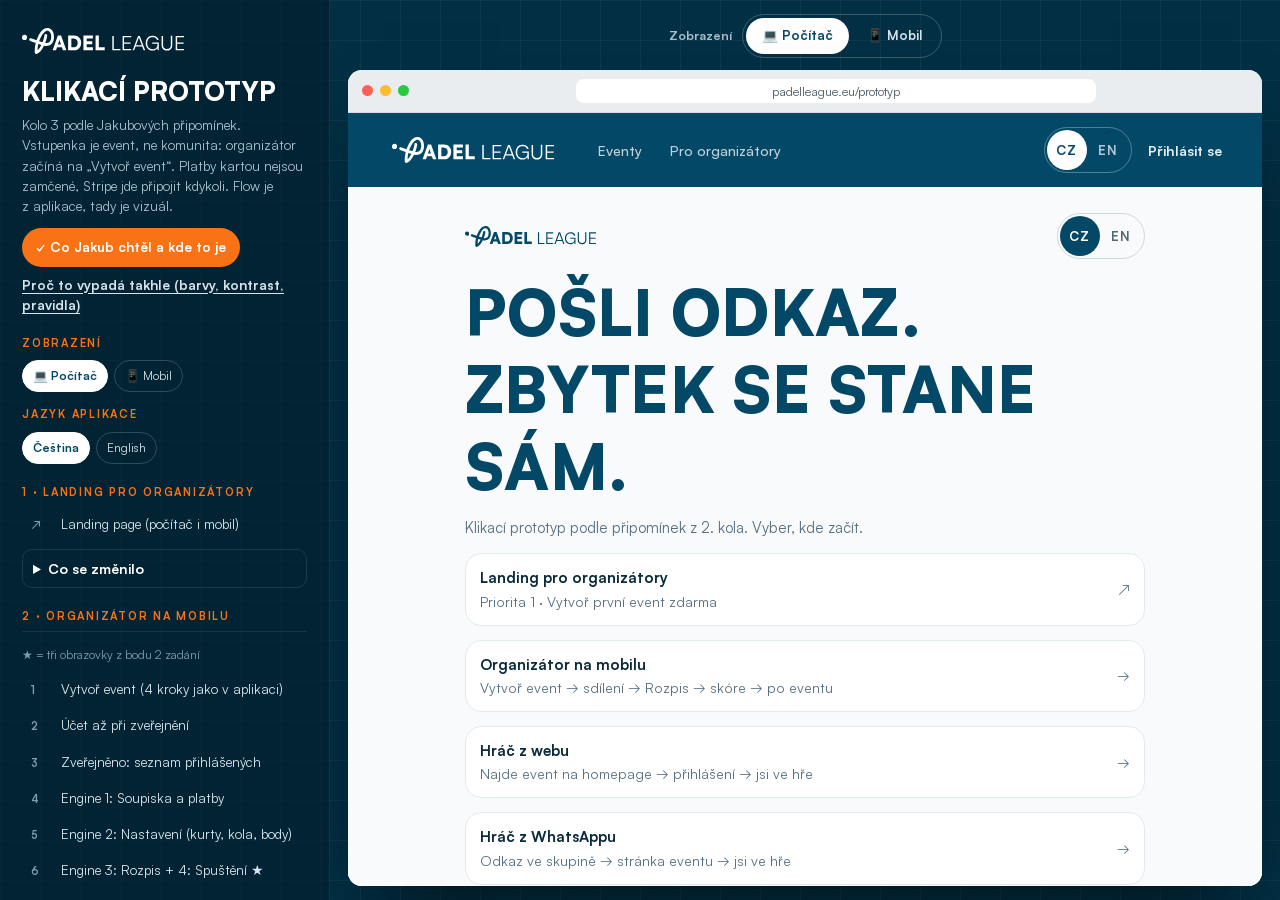
<file: index.html>
<!doctype html>
<html lang="cs">
<head>
<meta charset="utf-8">
<meta name="viewport" content="width=device-width, initial-scale=1, viewport-fit=cover">
<title>PadelLeague prototyp</title>
<meta name="description" content="Klikací prototyp cest hráče, organizátora a landing page PadelLeague.">
<meta property="og:title" content="PadelLeague prototyp">
<meta property="og:description" content="Pošli odkaz. Zbytek se stane sám.">
<meta property="og:image" content="assets/img/court-orange-close.jpg">
<meta name="theme-color" content="#034867">
<link rel="preload" href="assets/fonts/satoshi-900.woff2" as="font" type="font/woff2" crossorigin>
<link rel="stylesheet" href="assets/css/app.css?v=42">
</head>
<body>
<div class="shell">
  <aside class="panel" aria-label="Mapa prototypu">
    <div class="brand"><span class="pl-logo" role="img" aria-label="PadelLeague"><svg viewBox="0 0 712.4 114.1" xmlns="http://www.w3.org/2000/svg" fill="currentColor" aria-hidden="true"><path d="M149.1,97.9h-14.9l23.3-65.4h14l23.3,65.4h-15.2l-4.6-13.8h-21.1l-4.7,13.8ZM162.6,58.1l-4.7,14h12.9l-4.7-14c-.4-1.1-.7-2.3-1.1-3.4-.4-1.2-.6-2.2-.7-2.9-.1.8-.3,1.7-.7,2.9-.3,1.1-.7,2.3-1.1,3.5Z"/><path d="M228,97.9h-25.6V32.5h24.8c6.4,0,12.1,1.4,16.9,4.2,4.9,2.8,8.7,6.6,11.5,11.6,2.8,5,4.2,10.7,4.2,17.2s-1.3,12-4,16.9c-2.7,4.9-6.4,8.7-11.1,11.5-4.7,2.8-10.2,4.2-16.5,4.2ZM216.6,39v52.5l-6.8-6.9h16.7c3.8,0,7-.8,9.7-2.3,2.7-1.5,4.7-3.7,6.1-6.6,1.4-2.9,2.1-6.3,2.1-10.3s-.8-7.6-2.3-10.6-3.7-5.2-6.5-6.7c-2.8-1.6-6.2-2.3-10.1-2.3h-15.8l6.8-6.7Z"/><path d="M311.2,97.9h-41.6V32.5h41.6v13.3h-31.2l4-3.7v16.5h24.1v12.6h-24.1v17.2l-4-3.7h31.2v13.3Z"/><path d="M337.2,32.5v65.4h-14.3V32.5h14.3ZM325.5,97.9v-13.3h37.6v13.3h-37.6Z"/><path d="M402.8,34.6v63.3h-6.4v-63.3h6.4ZM397.5,97.9v-5.8h34.4v5.8h-34.4Z"/><path d="M479.4,97.9h-37.9v-63.3h37.8v5.8h-35.5l4-3.4v26.3h28.6v5.7h-28.6v26.5l-4-3.4h35.5v5.8Z"/><path d="M492.3,97.9h-6.5l23.3-63.3h7.9l23.5,63.3h-6.6l-6.2-16.8h-29.2l-6.2,16.8ZM512.2,43.6l-11.8,32h25.2l-11.8-32c-.1-.5-.3-.9-.4-1.4-.2-.5-.3-.9-.4-1.1,0,.3-.2.7-.3,1.2-.1.5-.3,1-.5,1.4Z"/><path d="M573.3,39.6c-4.8,0-9.1,1.1-12.6,3.4-3.6,2.2-6.4,5.4-8.3,9.4-1.9,4-2.9,8.8-2.9,14.2s1,10.2,3,14.1c2,4,4.8,7,8.4,9.1,3.6,2.1,7.8,3.2,12.5,3.2s5.3-.4,7.8-1.1c2.5-.7,4.7-1.8,6.7-3.4,2-1.6,3.6-3.7,4.7-6.3,1.2-2.6,1.8-5.8,1.8-9.6v-6.3l3.1,3.1h-26v-5.7h28.9v34.3h-5l-.8-13.1.9,1.5c-.9,2.3-2.5,4.4-4.6,6.3-2.1,1.9-4.6,3.4-7.6,4.6s-6.4,1.7-10.1,1.7c-6,0-11.2-1.3-15.8-4-4.6-2.7-8.1-6.5-10.7-11.4s-3.8-10.6-3.8-17.1,1.3-12.2,3.8-17.2,6.1-8.8,10.7-11.6c4.6-2.8,9.9-4.2,15.9-4.2s8.5.8,12.2,2.4,6.7,3.8,9.1,6.7c2.4,2.9,4,6.2,4.9,10h-6.9c-1.3-4.4-3.7-7.6-7.2-9.8-3.5-2.2-7.5-3.3-12.2-3.3Z"/><path d="M612.7,75.9v-41.3h6.4v41c0,5.5,1.5,9.8,4.4,12.7,2.9,2.9,7.2,4.4,12.7,4.4s9.5-1.5,12.5-4.5c2.9-3,4.4-7.2,4.4-12.7v-41h6.4v41.3c0,4.8-.9,8.9-2.8,12.3-1.9,3.4-4.5,6.1-8,8-3.5,1.9-7.6,2.8-12.5,2.8s-9.1-.9-12.6-2.7c-3.5-1.8-6.2-4.5-8.1-8-1.9-3.5-2.8-7.6-2.8-12.4Z"/><path d="M712.4,97.9h-37.9v-63.3h37.8v5.8h-35.5l4-3.4v26.3h28.6v5.7h-28.6v26.5l-4-3.4h35.5v5.8Z"/><path d="M98.8,31.2c-2.2,14.2-6.5,28.1-13,40.9-5.5,10.7-13.1,25.7-25.2,29.7,2.6,2,5.2,4,7.8,6-.9-17.9,1.7-35.6,7.8-52.4,3.1-8.5,7.2-16.7,12-24.4,4.1-6.6,9.2-13.8,16.5-17.2,7.3-3.4,14.8-.2,19,6.4,4.5,6.9,5.1,16,4.2,24-.7,6.9-3.1,14.6-9,18.8-6.8,4.8-15.9,3.3-23.4,1.3-19.1-5.2-37.8-12.8-56.4-19.3-7.5-2.6-10.8,9.3-3.3,11.9,10.2,3.6,20.5,7.1,30.7,10.7,10,3.5,20.1,7.7,30.5,9.8,10.3,2,21.2,1.7,29.8-4.9,7.3-5.6,11.3-14.2,12.8-23.1,3.1-18.4-2.1-44.6-23.8-48.9-21.7-4.2-36.4,18.9-44.6,35.3-11.2,22.2-16.5,47.1-15.2,72,.2,3.8,3.8,7.3,7.8,6,14.8-4.9,23.9-19.3,31-32.4,7.9-14.6,13.3-30.5,15.9-46.9,1.2-7.8-10.7-11.2-11.9-3.3h0Z"/><path d="M11.2,53.2c15,0,15-23.3,0-23.3s-15,23.3,0,23.3h0Z"/></svg></span></div>
    <div>
      <h1>Klikací prototyp</h1>
      <p style="margin-top:8px">Kolo 3 podle Jakubových připomínek. Vstupenka je event, ne komunita: organizátor začíná na „Vytvoř event“. Platby kartou nejsou zamčené, Stripe jde připojit kdykoli. Flow je z aplikace, tady je vizuál.</p>
      <p style="margin-top:12px"><a class="ext" href="zadani.html" style="display:inline-flex;gap:6px;align-items:center;background:#F97316;color:#fff;font-weight:700;padding:9px 14px;border-radius:99px;text-decoration:none">✓ Co Jakub chtěl a kde to je</a></p>
      <p style="margin-top:8px"><a class="ext" href="pristupnost.html" style="color:#D7E4EB;font-weight:600;text-decoration:underline;text-underline-offset:3px">Proč to vypadá takhle (barvy, kontrast, pravidla)</a></p>
    </div>

    <div class="ctrls">
      <h2>Zobrazení</h2>
      <div class="seg-ctl"><button data-mode="desktop">💻 Počítač</button><button data-mode="mobile">📱 Mobil</button></div>
      <h2 style="margin-top:6px">Jazyk aplikace</h2>
      <div class="seg-ctl" data-preset-grp="lang"><button data-preset="cs">Čeština</button><button data-preset="en">English</button></div>
    </div>

    <nav class="flowgrp" aria-label="Landing">
      <h2>1 · Landing pro organizátory</h2>
      <ol><li><a class="ext" href="landing.html">Landing page (počítač i mobil)</a></li></ol>
      <details class="why"><summary>Co se změnilo</summary><ul>
        <li><b>CTA „Vytvoř první event · zdarma“</b> místo „Vytvoř komunitu“. Vede rovnou do průvodce.</li>
        <li><b>Headline a srovnání WhatsApp vs. PadelLeague</b> zůstávají.</li>
        <li><b>Platba na místě je výchozí</b>, platby kartou jsou v sekci „Co přijde potom“ spolu s komunitou a žebříčkem.</li>
        <li><b>Bílé pozadí a fotky</b>, navy jen hlavička, oranžová jen tlačítka.</li>
        <li><b>Kolo 3, typografie:</b> velkými písmeny jsou jen hlavní nadpisy, nadpis v hero má 2 řádky (diakritika se nesráží), vše ostatní je normálním písmem.</li>
        <li><b>Kolo 3:</b> skutečné logo jako na Instagramu, místo řad 3 karet tři kroky s náhledy aplikace (průvodce, WhatsApp, Průběh a Po eventu), vlastní styl odkazů a FAQ, ceny s výpočtem 220 → 23 → 197 Kč a text „Kolik to stojí?“ od Jakuba.</li>
      </ul></details>
    </nav>

    <nav class="flowgrp" aria-label="Cesta organizátora">
      <h2>2 · Organizátor na mobilu</h2>
      <p class="note" style="margin:0 0 8px">★ = tři obrazovky z bodu 2 zadání</p>
      <ol>
        <li><a href="#/o-new" data-route="o-new">Vytvoř event (4 kroky jako v aplikaci)</a></li>
        <li><a href="#/o-signup" data-route="o-signup">Účet až při zveřejnění</a></li>
        <li><a href="#/o-live" data-route="o-live">Zveřejněno: seznam přihlášených</a></li>
        <li><a href="#/o-manage" data-route="o-manage">Engine 1: Soupiska a platby</a></li>
        <li><a href="#/o-setup" data-route="o-setup">Engine 2: Nastavení (kurty, kola, body)</a></li>
        <li><a href="#/o-schedule" data-route="o-schedule">Engine 3: Rozpis + 4: Spuštění ★</a></li>
        <li><a href="#/o-play" data-route="o-play">Průběh a skóre (měřítko PadelMix) ★</a></li>
        <li><a href="#/o-after" data-route="o-after">Po eventu + co dál ★</a></li>
        <li><a href="#/o-community" data-route="o-community">Komunita (až po eventu)</a></li>
        <li><a href="#/o-next" data-route="o-next">Další event · stejné nastavení</a></li>
        <li><a href="#/o-card" data-route="o-card">Karta výsledku</a></li>
        <li><a href="#/o-home" data-route="o-home">Domov organizátora</a></li>
      </ol>
      <details class="why"><summary>Co se změnilo</summary><ul>
        <li><b>Vytvoř event je první obrazovka.</b> Kroky, pořadí i pole jsou z testovací verze (Typ a formát → Termín a místo → Hráči a platba → Prezentace), včetně variant Americana, uzávěrky, minima hráčů, délky, klubu, úrovní, viditelnosti a textu ke sdílení. Tady je převedené na telefon.</li>
        <li><b>Engine po zveřejnění</b> má stejné 4 kroky jako PC verze: Soupiska → Nastavení → Rozpis → Spuštění. Pak Průběh (live) a Dokončeno.</li>
        <li><b>Zveřejnit není nikdy šedé.</b> Platba na místě je výchozí, Stripe jde připojit kdykoli, i po zveřejnění.</li>
        <li><b>Po zveřejnění seznam přihlášených</b>, ne prázdný rozpis. Rozpis vzniká po uzávěrce.</li>
        <li><b>Rozpis, Průběh a Po eventu ve vizuálu PC verze:</b> navy hlavička kola, odznak kurtu, karta kurtu s oranžovým okrajem (čeká) / zeleným (zapsáno), tabulka Z/V/P/Body/+−, karta vítěze a stupně. Na telefonu větší písmo a celá karta kurtu jako tlačítko.</li>
        <li><b>Průběh podle PadelMixu:</b> jedno kolo na obrazovce, velké skóre u každého týmu, klepnutím na číslo se zadají body (druhý tým dostane zbytek), kola jako záložky s ✓, velké „Další kolo“, „Kolo navíc“ a potvrzení „Dokončit event?“. Pořadí, body po kolech a živé výsledky s QR jsou za ikonami nahoře.</li>
        <li><b>Po eventu jako PadelMix:</b> čísla (hráči, kola, zápasy, body), tabulka Body + V-R-P, zajímavosti (série, největší výhra, nejvíc bodů), body po kolech a sdílení výsledků.</li>
        <li><b>Po eventu „Co dál“:</b> komunita a žebříček. Platby kartou nejsou zamčené, Stripe jde připojit kdykoli.</li>
        <li><b>Kolo 3, Vytvoř event:</b> vybraná volba je celá navy s bílým textem, písmo min. 16 px, ikony místo emoji, krátké popisy, víc vzduchu. Krok 2 nahoře jen datum, čas, počet hráčů a místo; minimum, kurty a délka jsou předvyplněné pod „Další nastavení“. Výchozí je platba „Na místě“.</li>
        <li><b>Kolo 3, poplatky:</b> u platby kartou průvodce živě ukazuje „Hráč zaplatí 220 Kč · poplatky 23 Kč · ty dostaneš 197 Kč“ (6 % PadelLeague + Stripe 1,5 % + 6,50 Kč). Na místě bez poplatků. Po eventu jsou řádky Kartou, Poplatky, Přijde ti na účet a Na místě.</li>
        <li><b>Kolo 3, typy a stavy česky:</b> Soutěžní / Společenský / Tréninkový. Hotový event je „Odehráno“ u soutěžních a „Proběhlo“ u společenských a tréninkových. Pavouk a vítěz zůstávají tmavé (oslava).</li>
        <li><b>Aplikace nic neposílá do WhatsAppu sama.</b> Hlavní tlačítko „Sdílet do WhatsAppu“ je zelené (hlavní kanál sdílení) a jen otevře WhatsApp s textem a odkazem, odešle organizátor. Pryč je přepínač „Nejdřív poslat odkaz hráčům“, obrazovka „Sdílení do WhatsAppu“ i „Poslat kartu všem hráčům“. Pod ním je „Jiná aplikace nebo kopírovat odkaz“. Připomínka hráčům chodí e-mailem.</li>
        <li><b>Na počítači</b> se organizátor ukazuje v telefonu, PC verze je hotová v aplikaci.</li>
      </ul></details>
    </nav>

    <nav class="flowgrp" aria-label="Cesta hráče">
      <h2>3 · Hráč</h2>
      <ol>
        <li><a href="#/p-home" data-route="p-home">Homepage: výběr eventů</a></li>
        <li><a href="#/p-chat" data-route="p-chat">… nebo odkaz ve WhatsApp skupině</a></li>
        <li><a href="#/p-event" data-route="p-event">Stránka eventu</a></li>
        <li><a href="#/p-in" data-route="p-in">Jsi ve hře + pozvat kamaráda</a></li>
        <li><a href="#/p-reminder" data-route="p-reminder">Připomínka den předem (e-mail)</a></li>
      </ol>
      <details class="why"><summary>Co se změnilo</summary><ul>
        <li><b>Stránka eventu zůstává</b> (velká fotka, karta s údaji, kdo už jde, přihlášení bez účtu, jedno oranžové tlačítko).</li>
        <li><b>Platba podle organizátora:</b> bez Stripe tlačítko „Přihlásit se · 200 Kč na místě“, se Stripe Apple Pay. Přepínač „Stripe organizátora“ níže.</li>
        <li><b>„Jsi ve hře“ je světlá</b> s fotkou eventu místo tmavé celoplošné obrazovky.</li>
        <li><b>„Event“, ne „turnaj“</b> na homepage i všude jinde.</li>
        <li><b>Kolo 3, náhled odkazu ve WhatsAppu:</b> fotka s logem, název, termín a místo a štítek „Jde 9/16 · zbývá 7 míst“, pod tím titulek, popis a padelleague.eu.</li>
        <li><b>Kolo 3, stránka eventu ve finálním vzhledu:</b> název nad fotkou se už nepřekrývá s kartou, karta má termín přes celý řádek, pak vstupné, formát, místo a úroveň.</li>
      </ul></details>
    </nav>

    <nav class="flowgrp" aria-label="Instagram">
      <h2>4 · Instagram</h2>
      <ol>
        <li><a class="ext" href="instagram/index.html">Profil: mřížka s rytmem navy / fotka / oranžová / bílá</a></li>
        <li><a class="ext" href="instagram/templates.html">Šablony včetně karty výsledku</a></li>
      </ol>
    </nav>

    <nav class="flowgrp" aria-label="Vizuální vrstva">
      <h2>5 · Vizuální vrstva nad enginem</h2>
      <ol><li><a class="ext" href="pc-navrhy.html">Návrhy přímo nad PC verzí (8 obrazovek)</a></li><li><a class="ext" href="vizualni-vrstva.html">Stavy, karty, tabulky, pavouk (komponenty)</a></li></ol>
    </nav>

    <div class="ctrls">
      <h2>Stav eventu</h2>
      <div class="seg-ctl" data-preset-grp="fill">
        <button data-preset="open">Otevřeno 9/16</button><button data-preset="last">Poslední místa</button><button data-preset="full">Plno + čekací listina</button><button data-preset="in">Přihlášen</button>
      </div>
      <div class="seg-ctl" data-preset-grp="price"><button data-preset="paid">200 Kč</button><button data-preset="free">Zdarma</button></div>
      <h2 style="margin-top:6px">Stripe organizátora (hráčská stránka)</h2>
      <div class="seg-ctl" data-preset-grp="stripe"><button data-preset="stripeOn">Aktivní</button><button data-preset="stripeOff">Nepřipojeno</button></div>
      <div class="seg-ctl"><button data-preset="reset">↺ Začít znovu</button></div>
    </div>

    <p class="note">Ukázková data z&nbsp;testovacího prostředí. Platby, Stripe a WhatsApp jsou simulované. Písmo DAZZLE Unicase je nahrazené Satoshi Black.</p>
  </aside>

  <main class="stage">
    <p class="mode-note" hidden></p>
    <div class="modebar" role="group" aria-label="Zobrazení">Zobrazení <span class="mseg"><button data-mode="desktop">💻 Počítač</button><button data-mode="mobile">📱 Mobil</button></span></div>
    <div class="web" id="web"><div class="web-bar"><span class="dots"><i></i><i></i><i></i></span><span class="web-url">padelleague.eu</span></div><div class="web-view" aria-live="polite"></div></div>
    <div class="device"><div class="app" id="app" aria-live="polite"></div></div>
    <p class="hint">Klikej v telefonu · Esc zavře panel</p>
  </main>
</div>
<button class="map-btn" data-panel aria-label="Mapa prototypu">Mapa</button>
<script src="instagram/logos.js?v=10"></script>
<script src="assets/js/i18n.js?v=27"></script>
<script src="assets/js/app.js?v=33"></script>
<script src="assets/js/typo.js?v=3"></script>
<script src="assets/js/preview.js?v=4" data-pv-wide="off"></script>
</body>
</html>
</file>
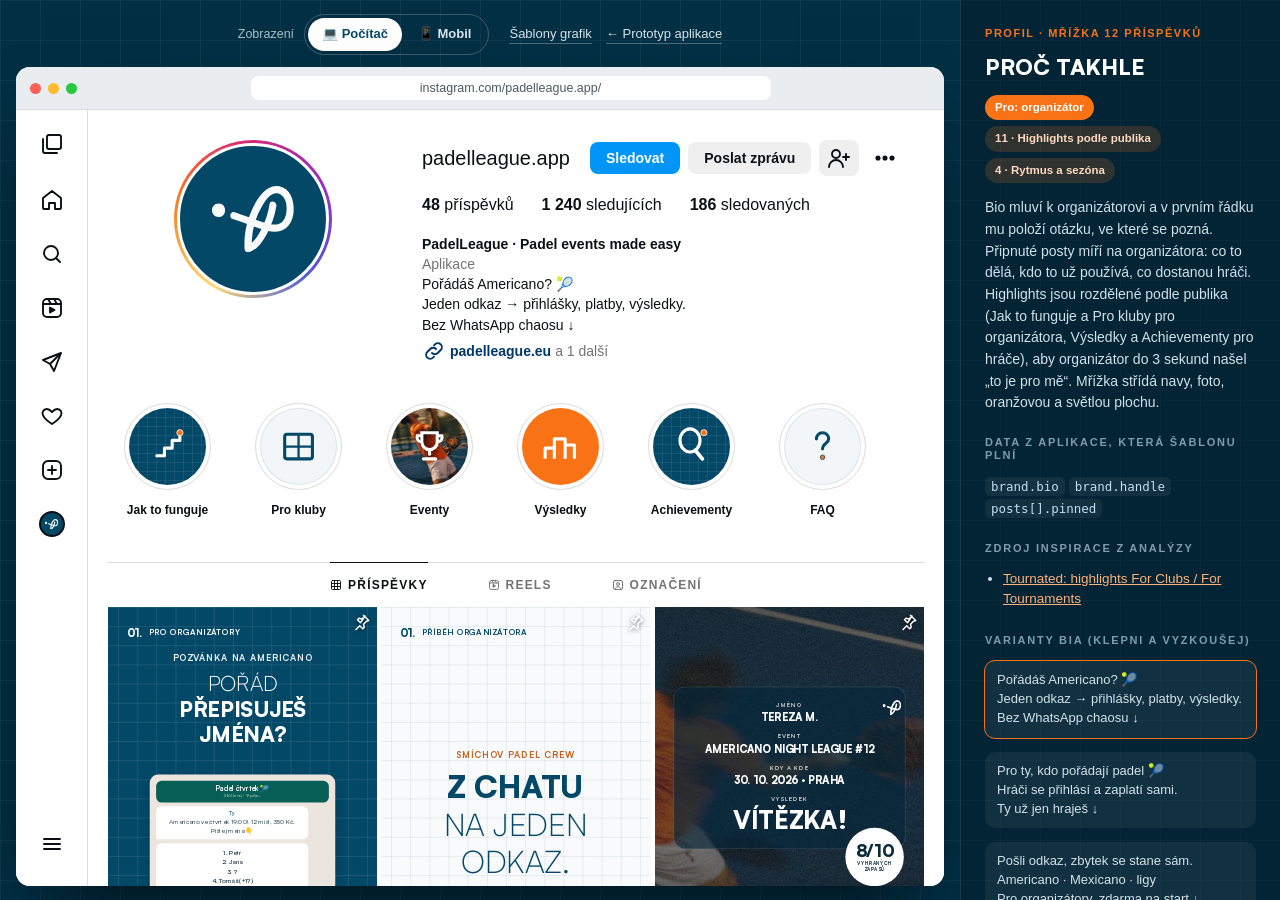
<file: instagram/index.html>
<!doctype html>
<html lang="cs">
<head>
<meta charset="utf-8">
<meta name="viewport" content="width=device-width, initial-scale=1, viewport-fit=cover">
<title>PadelLeague na Instagramu</title>
<meta name="description" content="Klikací prototyp Instagram profilu PadelLeague: mřížka, highlights, stories a systém šablon.">
<meta name="theme-color" content="#022F44">
<link rel="preload" href="../assets/fonts/satoshi-900.woff2" as="font" type="font/woff2" crossorigin>
<link rel="stylesheet" href="graphics.css?v=34">
<link rel="stylesheet" href="ig.css?v=14">
</head>
<body>
<div class="wrap">
  <aside class="side" aria-label="Navigace">
    <div class="brandline"><span class="pl-logo" role="img" aria-label="PadelLeague"><svg viewBox="0 0 712.4 114.1" xmlns="http://www.w3.org/2000/svg" fill="currentColor" aria-hidden="true"><path d="M149.1,97.9h-14.9l23.3-65.4h14l23.3,65.4h-15.2l-4.6-13.8h-21.1l-4.7,13.8ZM162.6,58.1l-4.7,14h12.9l-4.7-14c-.4-1.1-.7-2.3-1.1-3.4-.4-1.2-.6-2.2-.7-2.9-.1.8-.3,1.7-.7,2.9-.3,1.1-.7,2.3-1.1,3.5Z"/><path d="M228,97.9h-25.6V32.5h24.8c6.4,0,12.1,1.4,16.9,4.2,4.9,2.8,8.7,6.6,11.5,11.6,2.8,5,4.2,10.7,4.2,17.2s-1.3,12-4,16.9c-2.7,4.9-6.4,8.7-11.1,11.5-4.7,2.8-10.2,4.2-16.5,4.2ZM216.6,39v52.5l-6.8-6.9h16.7c3.8,0,7-.8,9.7-2.3,2.7-1.5,4.7-3.7,6.1-6.6,1.4-2.9,2.1-6.3,2.1-10.3s-.8-7.6-2.3-10.6-3.7-5.2-6.5-6.7c-2.8-1.6-6.2-2.3-10.1-2.3h-15.8l6.8-6.7Z"/><path d="M311.2,97.9h-41.6V32.5h41.6v13.3h-31.2l4-3.7v16.5h24.1v12.6h-24.1v17.2l-4-3.7h31.2v13.3Z"/><path d="M337.2,32.5v65.4h-14.3V32.5h14.3ZM325.5,97.9v-13.3h37.6v13.3h-37.6Z"/><path d="M402.8,34.6v63.3h-6.4v-63.3h6.4ZM397.5,97.9v-5.8h34.4v5.8h-34.4Z"/><path d="M479.4,97.9h-37.9v-63.3h37.8v5.8h-35.5l4-3.4v26.3h28.6v5.7h-28.6v26.5l-4-3.4h35.5v5.8Z"/><path d="M492.3,97.9h-6.5l23.3-63.3h7.9l23.5,63.3h-6.6l-6.2-16.8h-29.2l-6.2,16.8ZM512.2,43.6l-11.8,32h25.2l-11.8-32c-.1-.5-.3-.9-.4-1.4-.2-.5-.3-.9-.4-1.1,0,.3-.2.7-.3,1.2-.1.5-.3,1-.5,1.4Z"/><path d="M573.3,39.6c-4.8,0-9.1,1.1-12.6,3.4-3.6,2.2-6.4,5.4-8.3,9.4-1.9,4-2.9,8.8-2.9,14.2s1,10.2,3,14.1c2,4,4.8,7,8.4,9.1,3.6,2.1,7.8,3.2,12.5,3.2s5.3-.4,7.8-1.1c2.5-.7,4.7-1.8,6.7-3.4,2-1.6,3.6-3.7,4.7-6.3,1.2-2.6,1.8-5.8,1.8-9.6v-6.3l3.1,3.1h-26v-5.7h28.9v34.3h-5l-.8-13.1.9,1.5c-.9,2.3-2.5,4.4-4.6,6.3-2.1,1.9-4.6,3.4-7.6,4.6s-6.4,1.7-10.1,1.7c-6,0-11.2-1.3-15.8-4-4.6-2.7-8.1-6.5-10.7-11.4s-3.8-10.6-3.8-17.1,1.3-12.2,3.8-17.2,6.1-8.8,10.7-11.6c4.6-2.8,9.9-4.2,15.9-4.2s8.5.8,12.2,2.4,6.7,3.8,9.1,6.7c2.4,2.9,4,6.2,4.9,10h-6.9c-1.3-4.4-3.7-7.6-7.2-9.8-3.5-2.2-7.5-3.3-12.2-3.3Z"/><path d="M612.7,75.9v-41.3h6.4v41c0,5.5,1.5,9.8,4.4,12.7,2.9,2.9,7.2,4.4,12.7,4.4s9.5-1.5,12.5-4.5c2.9-3,4.4-7.2,4.4-12.7v-41h6.4v41.3c0,4.8-.9,8.9-2.8,12.3-1.9,3.4-4.5,6.1-8,8-3.5,1.9-7.6,2.8-12.5,2.8s-9.1-.9-12.6-2.7c-3.5-1.8-6.2-4.5-8.1-8-1.9-3.5-2.8-7.6-2.8-12.4Z"/><path d="M712.4,97.9h-37.9v-63.3h37.8v5.8h-35.5l4-3.4v26.3h28.6v5.7h-28.6v26.5l-4-3.4h35.5v5.8Z"/><path d="M98.8,31.2c-2.2,14.2-6.5,28.1-13,40.9-5.5,10.7-13.1,25.7-25.2,29.7,2.6,2,5.2,4,7.8,6-.9-17.9,1.7-35.6,7.8-52.4,3.1-8.5,7.2-16.7,12-24.4,4.1-6.6,9.2-13.8,16.5-17.2,7.3-3.4,14.8-.2,19,6.4,4.5,6.9,5.1,16,4.2,24-.7,6.9-3.1,14.6-9,18.8-6.8,4.8-15.9,3.3-23.4,1.3-19.1-5.2-37.8-12.8-56.4-19.3-7.5-2.6-10.8,9.3-3.3,11.9,10.2,3.6,20.5,7.1,30.7,10.7,10,3.5,20.1,7.7,30.5,9.8,10.3,2,21.2,1.7,29.8-4.9,7.3-5.6,11.3-14.2,12.8-23.1,3.1-18.4-2.1-44.6-23.8-48.9-21.7-4.2-36.4,18.9-44.6,35.3-11.2,22.2-16.5,47.1-15.2,72,.2,3.8,3.8,7.3,7.8,6,14.8-4.9,23.9-19.3,31-32.4,7.9-14.6,13.3-30.5,15.9-46.9,1.2-7.8-10.7-11.2-11.9-3.3h0Z"/><path d="M11.2,53.2c15,0,15-23.3,0-23.3s-15,23.3,0,23.3h0Z"/></svg></span></div>
    <div>
      <h1>Instagram profil</h1>
      <p style="margin-top:8px">Prototyp profilu po zhruba 3 měsících provozu. Výchozí je zobrazení na počítači, nahoře přepneš na mobil. Klikej na příspěvky, highlights a aktivní story u avataru.</p>
    </div>
    <h2>Profil</h2>
    <nav class="nav">
      <a href="#" data-nav="grid">Mřížka (12 příspěvků)</a>
      <a href="#" data-nav="reels">Reels</a>
      <a href="#" data-nav="tagged">Označené (karty hráčů)</a>
    </nav>
    <h2>Systém</h2>
    <nav class="nav">
      <a href="templates.html">Šablony grafik (živá úprava)</a>
      <a href="../index.html">← Prototyp aplikace</a>
      <a href="../landing.html">← Landing page</a>
    </nav>
    <p class="small">Lidé, komunity a místa jsou fiktivní. Písmo Satoshi, barvy podle JVS. Celý prototyp je zatím česky.</p>
  </aside>

  <main class="stage">
    <div class="modebar" role="group" aria-label="Zobrazení">Zobrazení <span class="seg"><button data-mode="desktop">💻 Počítač</button><button data-mode="mobile">📱 Mobil</button></span><span class="mb-links"><a href="templates.html">Šablony grafik</a><a href="../index.html">← Prototyp aplikace</a></span></div>
    <div class="web" id="web"><div class="web-bar"><span class="dots"><i></i><i></i><i></i></span><span class="web-url">instagram.com/padelleague.app/</span></div><div class="web-view" aria-live="polite"></div></div>
    <div class="device"><div class="app" id="app" aria-live="polite"></div></div>
  </main>

  <aside class="why" id="why" aria-label="Proč takhle"></aside>
</div>
<button class="info-btn" data-act="info" aria-label="Proč takhle">i</button>
<script src="logos.js?v=10"></script>
<script src="content.js?v=10"></script>
<script src="templates.js?v=19"></script>
<script src="ig.js?v=11"></script>
<script src="../assets/js/typo.js?v=3"></script>
<script src="../assets/js/preview.js?v=4" data-pv-wide="off"></script>
</body>
</html>
</file>
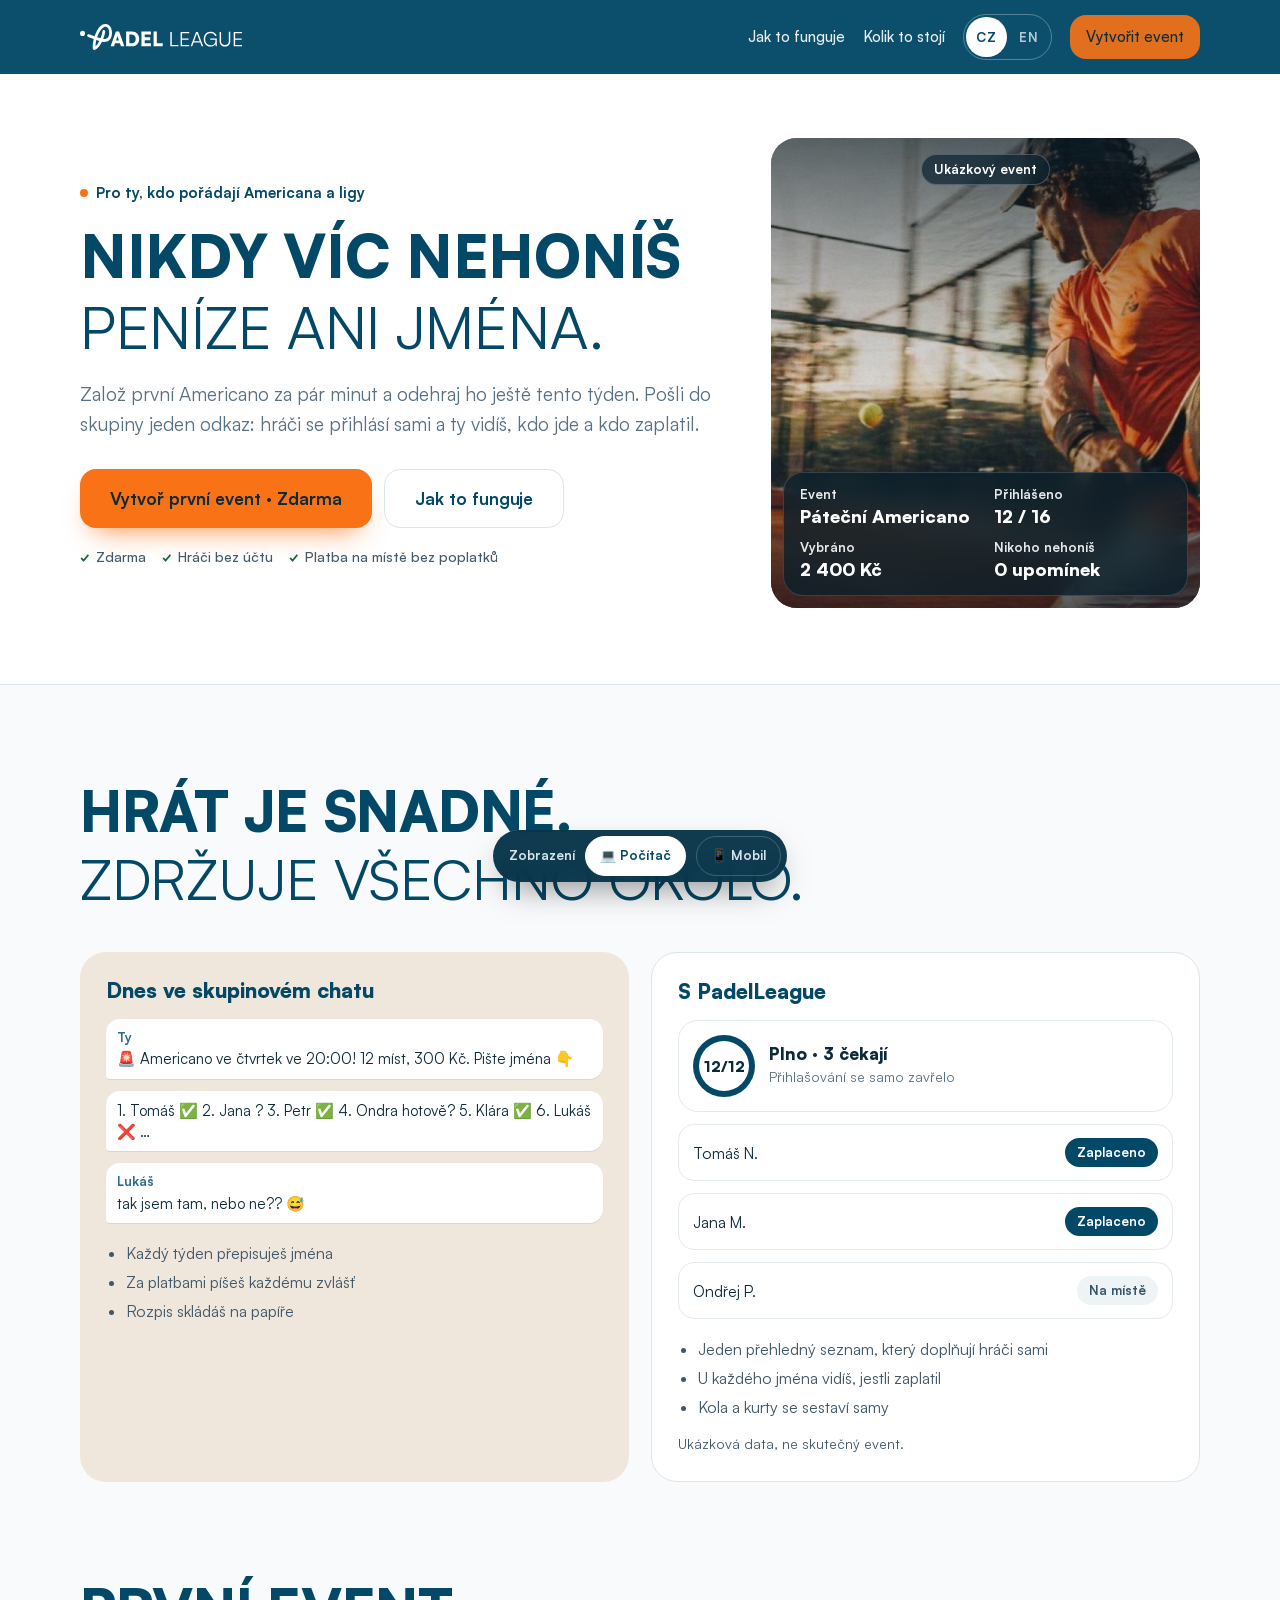
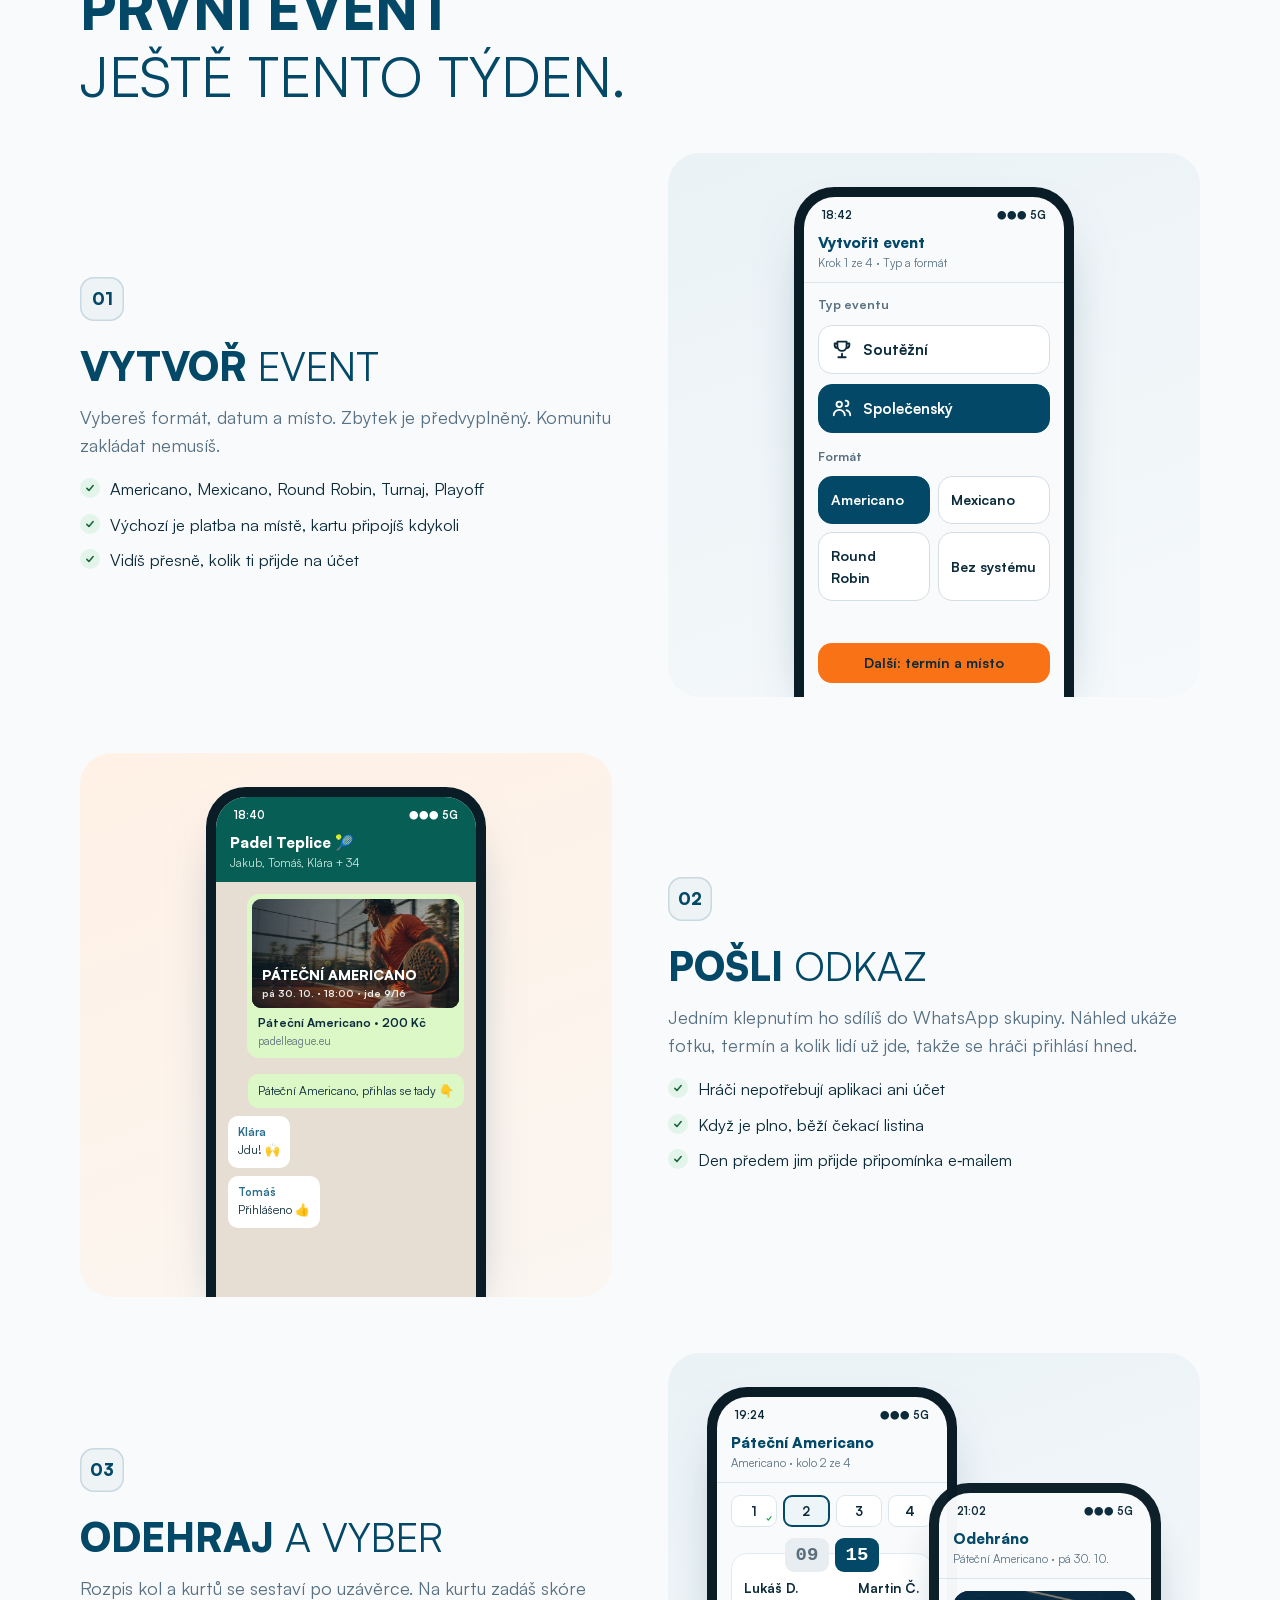
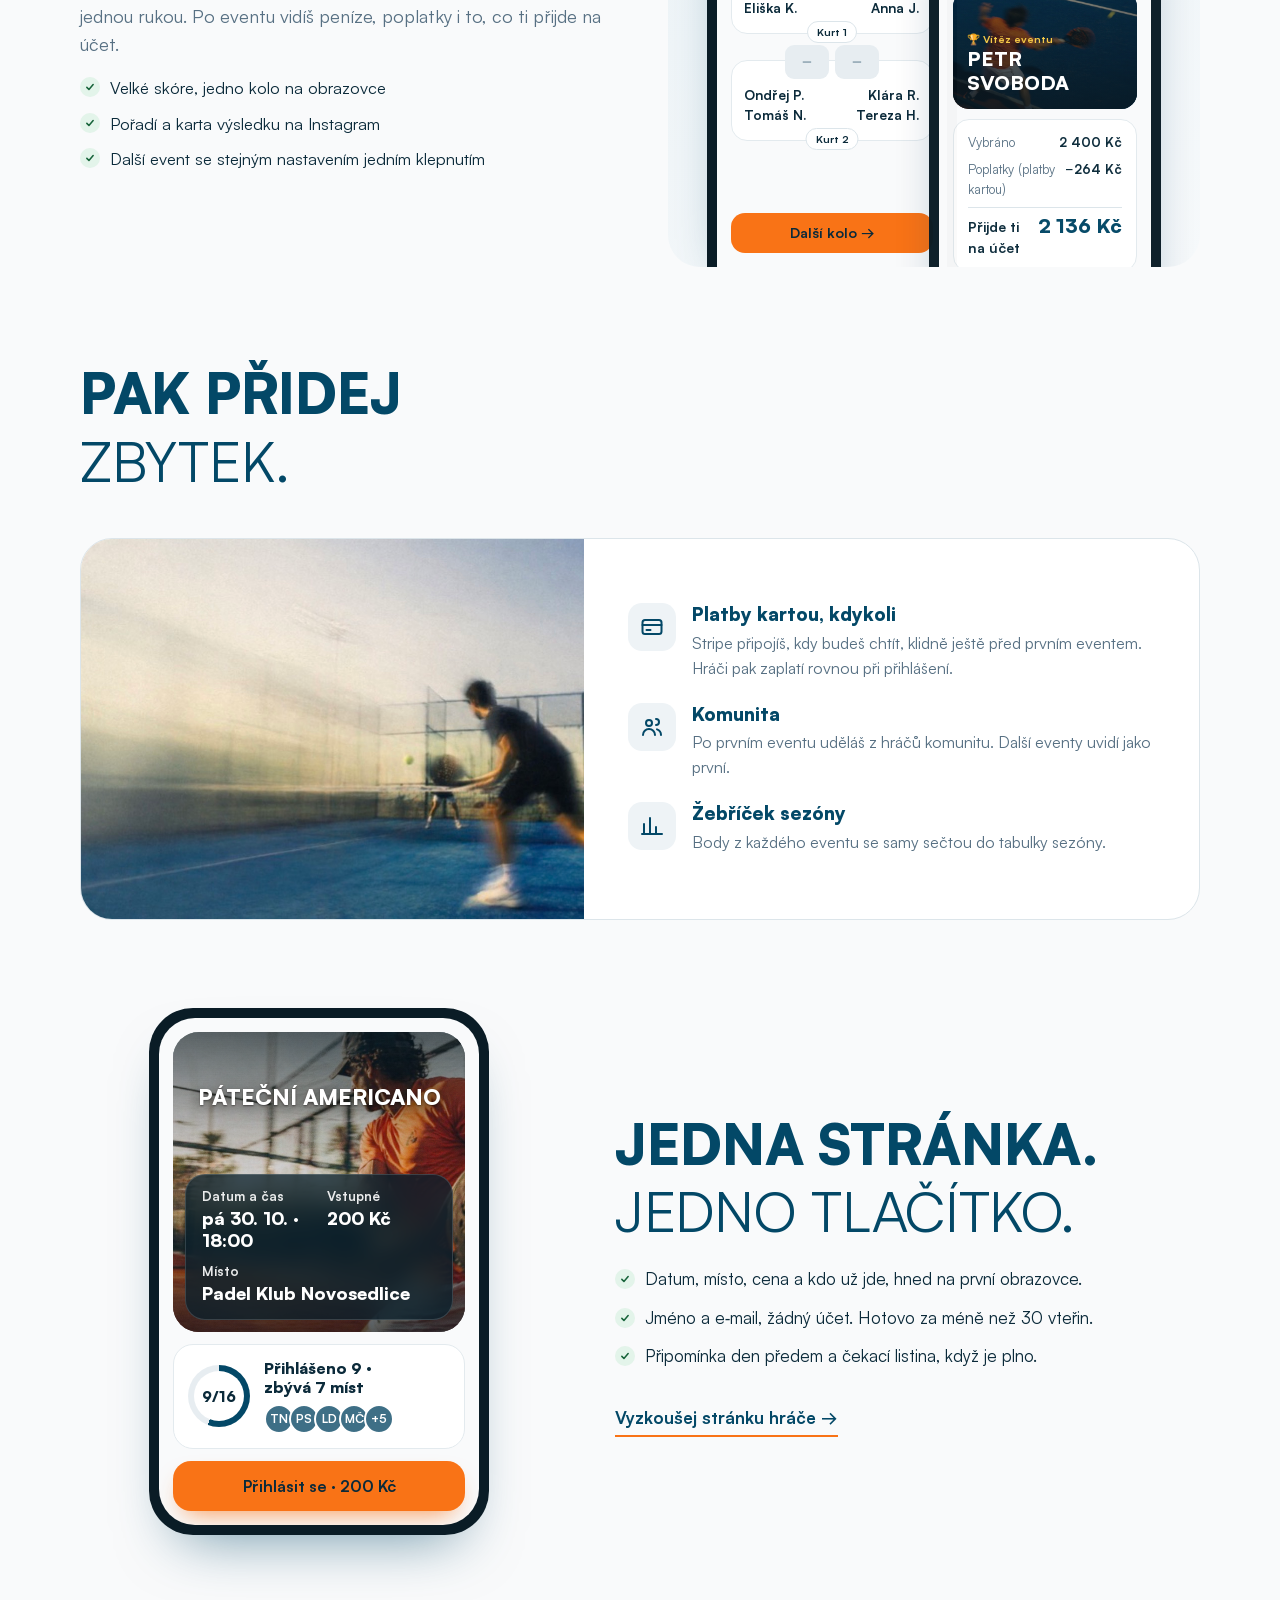
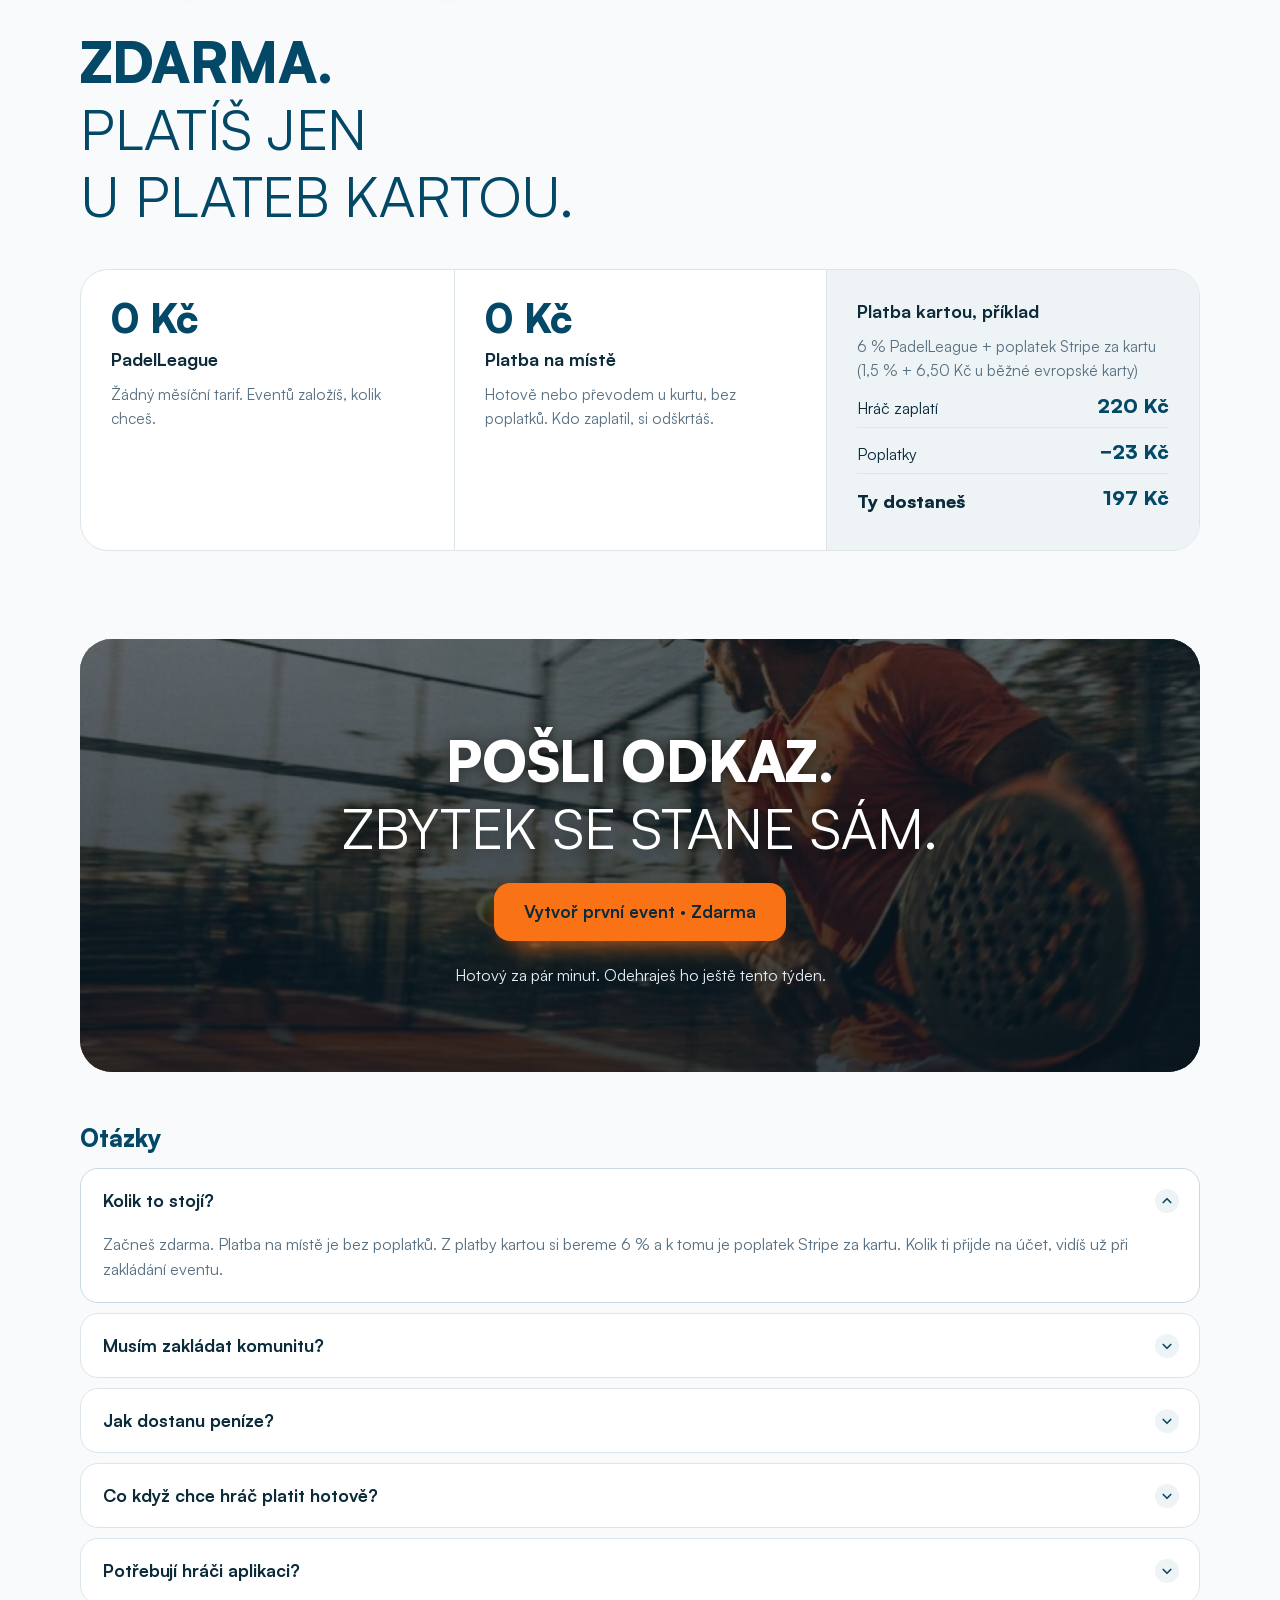
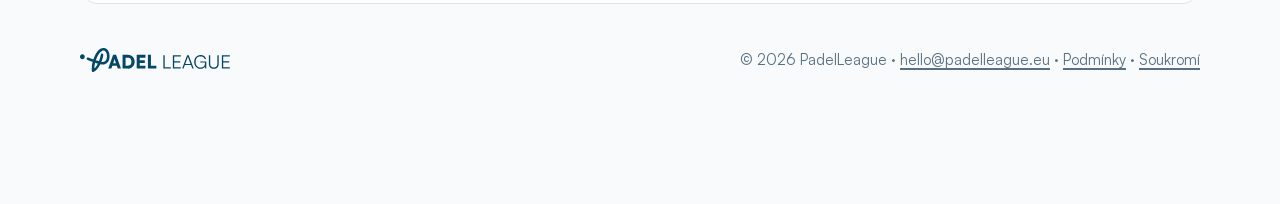
<file: landing.html>
<!doctype html>
<html lang="cs">
<head>
<meta charset="utf-8">
<meta name="viewport" content="width=device-width, initial-scale=1, viewport-fit=cover">
<title>PadelLeague · Pošli odkaz</title>
<meta name="description" content="Nikdy víc nehoníš peníze ani jména. Založ event, pošli jeden odkaz, hráči se přihlásí sami. Zdarma, platba na místě bez poplatků.">
<meta name="theme-color" content="#034867">
<meta property="og:title" content="PadelLeague · Nikdy víc nehoníš peníze ani jména">
<meta property="og:description" content="Založ první Americano za pár minut. Hráči se přihlásí přes jeden odkaz.">
<meta property="og:image" content="assets/img/court-orange-close.jpg">
<link rel="preload" href="assets/fonts/satoshi-900.woff2" as="font" type="font/woff2" crossorigin>
<link rel="stylesheet" href="assets/css/app.css?v=42">
<style>
  /* Typografie: verzálky jen pro hlavní nadpisy (tučný + tenký řez jako na Instagramu), všechno ostatní normálně. */
  body{background:var(--ground);color:var(--ink);font-size:17px;line-height:1.55}
  .lp{max-width:1160px;margin:0 auto;padding-inline:20px}
  a{color:var(--navy);text-decoration-thickness:1.5px;text-underline-offset:3px}
  a:hover{color:var(--orange-ink)}
  .nav{position:sticky;top:0;z-index:20;background:rgba(3,72,103,.96);backdrop-filter:blur(10px);color:#fff}
  .nav .lp{display:flex;align-items:center;justify-content:space-between;gap:16px;padding-block:14px}
  .nav a{color:#fff;text-decoration:none}
  .nav .brandlogo{display:flex;align-items:center;color:#fff}
  .nav .brandlogo svg{height:22px;width:auto;display:block}
  .nav .links{display:flex;gap:18px;align-items:center}
  .nav .sm{font-size:15px;font-weight:500;opacity:.9}
  .nav .sm:hover{opacity:1}
  .nav .lang-sw{border-color:rgba(255,255,255,.3)}
  .nav .lang-sw button.on{background:#fff;color:var(--navy)}
  .btn{display:inline-flex;align-items:center;gap:8px;background:var(--orange);color:#fff;text-decoration:none;font:700 17px/1 var(--f-body);padding:18px 24px;border-radius:16px;box-shadow:0 14px 28px -14px rgba(249,115,22,.9);white-space:nowrap}
  .btn:hover{color:#fff;background:#EA6A0E}
  .btn.sm{padding:11px 16px;font-size:15px;box-shadow:none}
  .btn.ghost{background:#fff;color:var(--navy);border:1px solid var(--line);box-shadow:none}
  .btn.ghost:hover{color:var(--navy);border-color:var(--navy)}
  h1,h2.t{font-family:var(--f-display);text-transform:uppercase;letter-spacing:-.005em;margin:0;color:var(--navy);text-wrap:balance}
  h1{font-size:clamp(38px,4.6vw,62px);line-height:1.2;padding-top:.08em}
  h2.t{font-size:clamp(32px,4.4vw,56px);line-height:1.2;padding-top:.08em;max-width:20ch}
  h1 b,h2.t b{font-weight:900;display:block}
  h1 span,h2.t span{font-weight:300;display:block}
  .eyebrow{display:inline-flex;align-items:center;gap:8px;font:700 15px/1 var(--f-body);color:var(--navy);margin:0 0 16px}
  .eyebrow::before{content:"";width:8px;height:8px;border-radius:50%;background:var(--orange)}
  .lead{font-size:19px;color:var(--muted);max-width:52ch;margin:18px 0 0}
  section.s{padding-block:88px}
  .hero{background:#fff;border-bottom:1px solid var(--line)}
  .hero .lp{display:grid;grid-template-columns:1.2fr .8fr;gap:48px;align-items:center;padding-block:64px 76px}
  .hero .ctas{display:flex;gap:12px;flex-wrap:wrap;margin-top:30px}
  .hero .meta{margin-top:18px;font-size:15px;color:#41596A;font-weight:500;display:flex;gap:16px;flex-wrap:wrap}
  .hero .meta span::before{content:"✓";color:var(--ok);font-weight:900;margin-right:6px}
  .hero .photo{min-height:470px}
  /* Na landingu jsou štítky a popisky v kartách normálním písmem, ne verzálkami */
  .lp .kv .l,.lp .pill,.lp .glass .kv .v{text-transform:none;letter-spacing:0}
  .lp .kv .l{font:600 12.5px/1.2 var(--f-body);opacity:.8}
  .lp .kv .v{font:800 17px/1.2 var(--f-body)}
  .lp .pill{font:700 13px/1 var(--f-body);padding:8px 12px}
  /* srovnání */
  .ba{display:grid;grid-template-columns:1fr 1fr;gap:22px;margin-top:40px}
  .ba>div{border-radius:26px;padding:26px;display:flex;flex-direction:column;gap:12px}
  .before{background:#EFE7DC}
  .after{background:#fff;border:1px solid var(--line)}
  .ba h3{margin:0 0 4px;font:800 21px/1.2 var(--f-body);color:var(--navy)}
  .ba ul{margin:6px 0 0;padding-left:20px;color:var(--muted);font-size:16px;display:flex;flex-direction:column;gap:4px}
  .ba .row{font-size:15.5px}
  .ba .row .pill{font-size:12.5px}
  .example{font-size:14px;color:#41596A;margin:2px 0 0}
  /* jak to funguje: střídavé řádky s obrazem appky */
  .flow{display:flex;flex-direction:column;gap:56px;margin-top:44px}
  .step{display:grid;grid-template-columns:1fr 1fr;gap:56px;align-items:center}
  .step:nth-child(even) .txt{order:2}
  .step .n{display:inline-grid;place-items:center;width:44px;height:44px;border-radius:14px;background:var(--soft);color:var(--navy);font:900 17px/1.2 var(--f-display);margin-bottom:18px;box-shadow:inset 0 0 0 1.5px #C9D9E2}
  .step h3{margin:0;font:900 clamp(28px,3.2vw,40px)/1.2 var(--f-display);color:var(--navy);text-transform:uppercase;padding-top:.08em}
  .step h3 span{font-weight:300}
  .step p{color:var(--muted);font-size:18px;margin:14px 0 0;max-width:46ch}
  .step ul{margin:16px 0 0;padding:0;list-style:none;display:flex;flex-direction:column;gap:10px;font-size:16.5px}
  .step li{display:flex;gap:10px;align-items:flex-start}
  .step li::before{content:"";flex:none;width:20px;height:20px;margin-top:2px;border-radius:50%;background:var(--ok-bg) url("data:image/svg+xml;utf8,<svg xmlns='http://www.w3.org/2000/svg' viewBox='0 0 20 20'><path d='M5.5 10.5l3 3 6-7' fill='none' stroke='%2317633A' stroke-width='2.2' stroke-linecap='round' stroke-linejoin='round'/></svg>") center/14px no-repeat}
  .lstage{position:relative;display:flex;justify-content:center;align-items:flex-end;gap:18px;padding:34px 20px 0;border-radius:32px;background:linear-gradient(160deg,#EAF2F6,#F6F9FB);min-height:460px;overflow:hidden}
  .lstage.warm{background:linear-gradient(160deg,#FFF1E6,#FBF6F1)}
  /* telefon: zmenšená obrazovka appky */
  .ph{width:280px;flex:none;border-radius:40px 40px 0 0;padding:10px 10px 0;background:#0A1C26;box-shadow:0 30px 60px -30px rgba(3,72,103,.6)}
  .ph.back{width:250px;transform:translateY(40px);opacity:.98}
  .scr{border-radius:31px 31px 0 0;background:var(--ground);height:500px;overflow:hidden;display:flex;flex-direction:column;font-size:13px}
  .ph.back .scr{height:450px}
  .lstage{flex-wrap:nowrap}
  .lstage.duo .ph{width:250px}
  .lstage.duo .ph.back{width:232px;margin-left:-46px;position:relative;z-index:2;transform:translateY(56px)}
  .lstage.duo .scr{height:470px}
  .lstage.duo .ph.back .scr{height:430px}
  .sb-st{display:flex;justify-content:space-between;padding:10px 18px 4px;font-size:11px;font-weight:700}
  .sh{padding:6px 14px 10px;border-bottom:1px solid var(--line)}
  .sh b{display:block;font:800 15px/1.2 var(--f-body);color:var(--navy)}
  .sh small{color:var(--muted);font-size:11.5px}
  .sbody{padding:12px 14px;display:flex;flex-direction:column;gap:10px;flex:1}
  .mtabs{display:flex;gap:6px}
  .mtabs i{flex:1;height:32px;border-radius:9px;background:#fff;border:1px solid var(--line);display:grid;place-items:center;font-style:normal;font-weight:700;font-size:13px;position:relative}
  .mtabs i.on{border:2px solid var(--navy);background:#EEF5F9}
  .mtabs i.d::after{content:"✓";position:absolute;right:4px;bottom:1px;font-size:9px;color:#16A34A;font-weight:900}
  .mc{position:relative;background:#fff;border:1px solid #E3EAEE;border-radius:16px;padding:24px 12px 16px;margin-top:16px}
  .mc .sc{position:absolute;left:50%;top:-16px;transform:translateX(-50%);display:flex;gap:6px}
  .mc .sc i{width:44px;height:34px;border-radius:9px;background:#E7EDF1;color:#5B6E7B;display:grid;place-items:center;font:900 19px/1 ui-monospace,Menlo,monospace;font-style:normal}
  .mc .sc i.w{background:var(--navy);color:#fff}.mc .sc i.e{color:#9DB0BC}
  .mc .tm{display:grid;grid-template-columns:1fr 1fr;font-size:13.5px;font-weight:600;line-height:1.45}
  .mc .tm span+span{text-align:right}
  .mc .cl{position:absolute;left:50%;bottom:-10px;transform:translateX(-50%);background:#fff;border:1px solid var(--line);border-radius:99px;padding:2px 9px;font-size:10.5px;font-weight:700}
  .mcta{margin:auto 14px 14px;background:var(--orange);color:#fff;border-radius:14px;text-align:center;padding:13px;font:700 14px/1 var(--f-body)}
  .mwin{position:relative;border-radius:16px;overflow:hidden;color:#fff;padding:14px;min-height:118px;display:flex;flex-direction:column;justify-content:flex-end;background:#0b2a3a}
  .mwin img{position:absolute;inset:0;width:100%;height:100%;object-fit:cover}
  .mwin::before{content:"";position:absolute;inset:0;background:linear-gradient(180deg,rgba(4,20,30,.4),rgba(4,20,30,.88));z-index:1}
  .mwin *:not(img){position:relative;z-index:2}
  .mwin small{color:#F6C945;font-weight:700;font-size:10.5px}
  .mwin b{font:900 20px/1.2 var(--f-display);text-transform:uppercase}
  .mmoney{background:#fff;border:1px solid #E3EAEE;border-radius:16px;padding:12px 14px;display:flex;flex-direction:column;gap:7px}
  .mmoney div{display:flex;justify-content:space-between;font-size:13px;color:var(--muted)}
  .mmoney div b{color:var(--ink)}
  .mmoney .net{border-top:1px solid var(--line);padding-top:8px;font-size:14px;color:var(--ink);font-weight:700}
  .mmoney .net b{font:900 20px/1 var(--f-display);color:var(--navy)}
  .mopt{display:flex;align-items:center;gap:10px;border-radius:14px;padding:12px;background:#fff;border:1px solid #D5DEE3;font-weight:700;font-size:15px}
  .mopt svg{width:22px;height:22px;flex:none}
  .mopt.on{background:var(--navy);border-color:var(--navy);color:#fff}
  .mgrid{display:grid;grid-template-columns:1fr 1fr;gap:8px}
  .mlbl{font-weight:700;font-size:12.5px;color:var(--muted)}
  .mwa{background:#E7DED3;flex:1;padding:12px;display:flex;flex-direction:column;gap:8px}
  .mwa .og{background:#DCF8C6;border-radius:12px;padding:5px;align-self:flex-end;width:92%}
  .mwa .og .img{position:relative;border-radius:9px;overflow:hidden;aspect-ratio:1.91/1;background:#0b2a3a;color:#fff}
  .mwa .og .img img{position:absolute;inset:0;width:100%;height:100%;object-fit:cover}
  .mwa .og .img::before{content:"";position:absolute;inset:0;background:linear-gradient(90deg,rgba(4,20,30,.8),rgba(4,20,30,.15));z-index:1}
  .mwa .og .img div{position:absolute;left:10px;bottom:9px;z-index:2;font:900 14px/1.2 var(--f-display);text-transform:uppercase}
  .mwa .og .img em{display:block;font:600 10px/1.2 var(--f-body);text-transform:none;font-style:normal;opacity:.9;margin-top:3px}
  .mwa .og .t{padding:6px 6px 2px;font-size:12px}
  .mwa .og .t b{display:block}
  .mwa .og .t span{color:#5B6E7B;font-size:11px}
  .mwa .msg{background:#DCF8C6;border-radius:10px;padding:8px 10px;font-size:12px;align-self:flex-end;max-width:92%}
  .mwa .rep{background:#fff;border-radius:10px;padding:8px 10px;font-size:12px;align-self:flex-start;max-width:80%}
  .mwa .rep b{display:block;color:#2A6C8B;font-size:11px}
  /* pás „pak přidej zbytek“ */
  .band{display:grid;grid-template-columns:.9fr 1.1fr;border-radius:32px;overflow:hidden;background:#fff;border:1px solid var(--line);margin-top:44px}
  .band .pic{position:relative;min-height:380px}
  .band .pic img{position:absolute;inset:0;width:100%;height:100%;object-fit:cover}
  .band .in{padding:40px 44px;display:flex;flex-direction:column;gap:22px;justify-content:center}
  .band .it{display:grid;grid-template-columns:48px 1fr;gap:16px;align-items:start}
  .band .it i{width:48px;height:48px;border-radius:14px;background:var(--soft);display:grid;place-items:center;color:var(--navy)}
  .band .it i svg{width:24px;height:24px}
  .band .it b{display:block;font:800 19px/1.25 var(--f-body);color:var(--navy)}
  .band .it p{margin:4px 0 0;color:var(--muted);font-size:16px}
  /* hráč */
  .see{display:grid;grid-template-columns:.9fr 1.1fr;gap:56px;align-items:center}
  .see .phone-mini{max-width:340px;margin-inline:auto;border-radius:44px;padding:10px;background:#0A1C26;box-shadow:0 30px 60px -30px rgba(3,72,103,.6)}
  .see .phone-mini .in{border-radius:36px;overflow:hidden;background:var(--ground);padding:14px;display:flex;flex-direction:column;gap:12px}
  .see .cta{text-transform:none;letter-spacing:0;font:700 16px/1 var(--f-body)}
  .see ul{margin:22px 0 0;padding:0;list-style:none;display:flex;flex-direction:column;gap:12px;font-size:17px}
  .see li{display:flex;gap:10px}
  .see li::before{content:"";flex:none;width:20px;height:20px;margin-top:3px;border-radius:50%;background:var(--ok-bg) url("data:image/svg+xml;utf8,<svg xmlns='http://www.w3.org/2000/svg' viewBox='0 0 20 20'><path d='M5.5 10.5l3 3 6-7' fill='none' stroke='%2317633A' stroke-width='2.2' stroke-linecap='round' stroke-linejoin='round'/></svg>") center/14px no-repeat}
  .tlink{display:inline-flex;align-items:center;gap:8px;margin-top:24px;font-weight:700;color:var(--navy);text-decoration:none;border-bottom:2px solid var(--orange);padding-bottom:3px}
  .tlink:hover{color:var(--orange-ink)}
  /* cena */
  .price{display:grid;grid-template-columns:1fr 1fr 1fr;gap:0;border-radius:28px;overflow:hidden;border:1px solid var(--line);background:#fff;margin-top:40px}
  .price>div{padding:28px 30px;display:flex;flex-direction:column;gap:8px}
  .price>div+div{border-left:1px solid var(--line)}
  .price .big{font:900 40px/1 var(--f-display);color:var(--navy)}
  .price b{font-size:18px}
  .price p{margin:0;color:var(--muted);font-size:15.5px}
  .price .calc{background:var(--soft);color:var(--ink)}
  .price .calc p{color:var(--muted)}
  .price .calc .rowc{display:flex;justify-content:space-between;font-size:16px;padding:6px 0;border-bottom:1px solid var(--line)}
  .price .calc .rowc b{color:var(--navy)}
  .price .calc .rowc:last-child{border:0;font-weight:800;font-size:18px}
  .price .calc .rowc b{font:900 20px/1 var(--f-display)}
  /* závěr */
  .final{position:relative;overflow:hidden;color:#fff;border-radius:32px;padding:84px 32px;text-align:center;display:flex;flex-direction:column;align-items:center;gap:22px;background:#0b2a3a}
  .final>img{position:absolute;inset:0;width:100%;height:100%;object-fit:cover}
  .final::after{content:"";position:absolute;inset:0;background:linear-gradient(180deg,rgba(4,20,30,.62),rgba(4,20,30,.8))}
  .final>*:not(img){position:relative;z-index:1}
  .final h2.t{color:#fff;max-width:none;text-shadow:0 2px 16px rgba(0,0,0,.5)}
  .final p{margin:0;color:#E3EEF3;font-size:16px}
  /* FAQ */
  .faq{margin:52px 0 0;display:flex;flex-direction:column;gap:10px}
  .faq h3{font:800 24px/1.2 var(--f-body);color:var(--navy);margin:0 0 6px}
  .faq details{background:#fff;border:1px solid var(--line);border-radius:18px;padding:0}
  .faq summary{list-style:none;cursor:pointer;font-weight:700;font-size:17.5px;padding:18px 54px 18px 22px;position:relative;color:var(--ink)}
  .faq summary::-webkit-details-marker{display:none}
  .faq summary::after{content:"";position:absolute;right:20px;top:50%;width:24px;height:24px;margin-top:-12px;border-radius:50%;background:var(--soft) url("data:image/svg+xml;utf8,<svg xmlns='http://www.w3.org/2000/svg' viewBox='0 0 24 24'><path d='M7 10l5 5 5-5' fill='none' stroke='%23034867' stroke-width='2.2' stroke-linecap='round' stroke-linejoin='round'/></svg>") center/18px no-repeat;transition:transform .2s}
  .faq details[open] summary::after{transform:rotate(180deg)}
  .faq details[open]{border-color:#C9D9E2}
  .faq p{margin:0;padding:0 22px 20px;color:var(--muted);font-size:16px}
  footer{padding-block:44px;color:var(--muted);font-size:15px;display:flex;justify-content:space-between;align-items:center;gap:16px;flex-wrap:wrap}
  footer a{color:var(--muted)}
  footer .flogo{color:var(--navy)}
  footer .flogo svg{height:18px;width:auto;display:block}
  @media (max-width:900px){
    .hero .lp,.see,.step,.band{grid-template-columns:1fr;gap:32px}
    .step:nth-child(even) .txt{order:0}
    .hero .lp{padding-block:40px 52px}
    .hero .photo{min-height:360px}
    .ba{grid-template-columns:1fr}
    .price{grid-template-columns:1fr}
    .price>div+div{border-left:0;border-top:1px solid var(--line)}
    section.s{padding-block:60px}
    .flow{gap:60px}
    .band .pic{min-height:220px}
    .band .in{padding:28px 24px}
    .nav .links .sm:not(.btn){display:none}
  }
  @media (max-width:560px){
    .lstage{min-height:0;padding:24px 10px 0}
    .ph{width:236px}.scr{height:440px}
    .ph.back{display:none}
    .btn{font-size:16px;padding:16px 20px}
    .hero .ctas .btn{width:100%;justify-content:center}
    .nav .lp{gap:10px}
    .nav .brandlogo svg{height:17px}
    .nav .btn.sm{padding:10px 12px;font-size:14px}
    .final{padding:60px 22px}
    h1{font-size:min(8.2vw,34px);line-height:1.2}
    h2.t{line-height:1.2}
  }
  /* Mobile first (kolo 4): kratší stránka, menší náhledy appky, bez opakujících se seznamů */
  @media (max-width:560px){
    section.s{padding-block:44px}
    .hero .lp{padding-block:24px 36px;gap:24px}
    .eyebrow{font-size:14px;margin-bottom:12px}
    .lead{font-size:17px;margin-top:14px}
    .hero .ctas{margin-top:22px}
    .hero .ctas .btn.ghost{display:none}
    .hero .meta{font-size:14px;gap:6px 14px;margin-top:14px}
    .hero .photo{min-height:240px;border-radius:24px}
    h2.t{font-size:30px}
    .ba{margin-top:24px;gap:14px}
    .ba>div{padding:20px;border-radius:22px;gap:10px}
    .ba ul,.before .bubble:nth-of-type(3){display:none}
    .flow{gap:44px;margin-top:28px}
    .step{gap:20px}
    .step .n{width:38px;height:38px;font-size:15px;margin-bottom:12px}
    .step h3{font-size:26px}
    .step p{font-size:16.5px;margin-top:10px}
    .step ul{display:none}
    .lstage{padding:18px 0 0;border-radius:22px}
    .ph{width:228px;border-radius:32px 32px 0 0;padding:8px 8px 0}
    .scr{height:300px;border-radius:25px 25px 0 0}
    .band{margin-top:24px;border-radius:22px}
    .band .pic{display:none}
    .band .in{padding:22px 20px;gap:18px}
    .band .it{grid-template-columns:40px 1fr;gap:12px}
    .band .it i{width:40px;height:40px}
    .band .it b{font-size:17px}.band .it p{font-size:15px}
    .see{gap:24px}
    .see>div:last-child{order:-1}
    .see ul{margin-top:16px;font-size:16px;gap:8px}
    .see .phone-mini{max-width:270px;border-radius:36px;padding:8px}
    .see .phone-mini .in{border-radius:29px;padding:10px;gap:10px}
    .see .phone-mini .photo{min-height:300px!important}
    .price{grid-template-columns:1fr 1fr;margin-top:24px;border-radius:22px}
    .price>div{padding:18px}
    .price>div+div{border-top:0;border-left:1px solid var(--line)}
    .price .calc{grid-column:1/-1;border-left:0!important;border-top:1px solid var(--line)}
    .price .big{font-size:32px}
    .price b{font-size:16px}.price p{font-size:14.5px}
    .final{padding:44px 20px;border-radius:22px;gap:16px}
    .final h2.t{font-size:28px}
    .faq{margin-top:36px}
    .faq summary{font-size:16.5px;padding:16px 50px 16px 18px}
    .faq p{padding:0 18px 18px;font-size:15.5px}
    .nav .lp{padding-block:10px}
  }
  @media (max-width:360px){.nav .lang-sw{display:none}.price{grid-template-columns:1fr}.price>div+div{border-left:0;border-top:1px solid var(--line)}}
  /* Kolo 4: kontrast tlačítek a typografické minimum */
  .btn,.btn:hover,.mcta{color:var(--ink)}
  .btn.ghost{color:var(--navy)}
  .lp .pill{font-size:13px}.lp .kv .l{font-size:13px;opacity:.9}
  .going .s{font-size:14px}.ba .bubble{font-size:15px}.ba .bubble .who{font-size:13px}
  .nav .lang-sw button{font-size:13px;min-height:34px;padding:6px 10px}
  .example,.hero .meta{font-size:14px}
  .nav .btn.sm{min-height:44px}.nav .lang-sw button{min-height:40px}.nav .brandlogo{min-height:44px}
  .tlink{min-height:44px;padding-top:10px}
  .nav .btn,.nav .btn:hover{color:var(--ink)}
  .ba .row .pill{font-size:13px}
  /* Kolo 4b: ukázky appky na mobilu jako celé obrazovky (žádný useknutý telefon), stránka nikdy nepřeteče do strany */
  html,body{overflow-x:clip}
  .see>*,.step>*,.hero .lp>*,.ba>*{min-width:0}
  @media (max-width:560px){
    .lstage,.lstage.warm,.lstage.duo{background:none;padding:0;min-height:0;border-radius:0;overflow:visible;display:flex;justify-content:center}
    .lstage .ph,.lstage.duo .ph{width:min(312px,100%);padding:0;background:none;border-radius:24px;box-shadow:0 22px 44px -26px rgba(3,72,103,.55),0 0 0 1px var(--line)}
    .lstage .scr,.lstage.duo .scr{height:auto;border-radius:24px;font-size:14px}
    .lstage .sb-st{padding:12px 18px 6px;font-size:12px}
    .lstage .sh b{font-size:17px}.lstage .sh small{font-size:13px}
    .lstage .sbody{padding:14px;gap:10px}
    .lstage .mopt{font-size:15px;padding:12px 14px}
    .lstage .mlbl{font-size:13px}
    .lstage .mcta{margin:6px 14px 16px;font-size:15px;padding:14px}
    .lstage .mwa{padding:14px;gap:9px}
    .lstage .mwa .og .img div{font-size:16px}.lstage .mwa .og .img em{font-size:11.5px}
    .lstage .mwa .og .t{font-size:13.5px}.lstage .mwa .og .t span{font-size:12.5px}
    .lstage .mwa .msg,.lstage .mwa .rep{font-size:13.5px}.lstage .mwa .rep b{font-size:12.5px}
    .lstage .mc .tm{font-size:14.5px}.lstage .mc .cl{font-size:12px}
    .lstage .mtabs i{height:38px;font-size:15px}
    .see .phone-mini{max-width:312px;width:100%;border-radius:28px;padding:0;background:none;box-shadow:0 22px 44px -26px rgba(3,72,103,.55),0 0 0 1px var(--line)}
    .see .phone-mini .in{border-radius:28px}
  }
  /* Kolo 4c: tlačítka nikdy nepřetečou, karta v hero je odolná, logo je výrazné */
  .btn{white-space:normal;text-align:center;justify-content:center;line-height:1.25;padding:18px 30px;min-height:56px;max-width:100%}
  .btn.sm{min-height:44px;padding:10px 16px}
  .nav .brandlogo svg{height:26px}
  footer .flogo svg{height:24px}
  .lp .photo .glass{grid-template-columns:repeat(2,minmax(0,1fr));gap:12px 16px}
  .lp .photo .glass .kv .v{font-size:clamp(15px,4.2vw,18px);overflow-wrap:break-word}
  @media (max-width:560px){
    .btn{padding:16px 24px}
    .final .btn,.hero .ctas .btn{width:100%}
    .nav .brandlogo svg{height:22px}
    .lp .photo .glass{left:10px;right:10px;bottom:10px;padding:14px}
  }
  .ba ul{color:#3F5768}
  .nav .links a.sm{min-height:44px;display:inline-flex;align-items:center}
  .foot-lang{display:none}
  .nav .btn.sm{white-space:nowrap}
  @media (max-width:480px){
    .nav .lang-sw{display:none}
    .foot-lang{display:inline-flex}
    .foot-lang button{color:var(--navy)}
  }
</style>
<script>
/* Čísla se nelámou od slov a „·“ nezačíná řádek */
window.plGlue = function (root) {
  var w = document.createTreeWalker(root || document.body, NodeFilter.SHOW_TEXT), n;
  while ((n = w.nextNode())) {
    if (/^(SCRIPT|STYLE)$/.test(n.parentNode.nodeName)) continue;
    var s = n.data, o = s.replace(/(\d[.,]?) (?=[\dA-Za-zÀ-ž(%])/g, '$1 ').replace(/([A-Za-zÀ-ž]) (\d)/g, '$1 $2').replace(/ · /g, ' · ').replace(/ ([–—-]) /g, ' $1 ').replace(/(\d)[–-](\d)/g, '$1⁠–⁠$2').replace(/(\d) : (\d)/g, '$1 : $2').replace(/ \+ /g, ' + ');
    if (o !== s) n.data = o;
  }
};
</script>
</head>
<body>
<header class="nav"><div class="lp">
  <a href="landing.html" class="brandlogo" aria-label="PadelLeague" data-logo></a>
  <span class="links">
    <a class="sm" href="#how" data-en="How it works">Jak to funguje</a><a class="sm" href="#price" data-en="Pricing">Kolik to stojí</a>
    <span class="lang-sw" role="group" aria-label="Jazyk"><button data-lang="cs">CZ</button><button data-lang="en">EN</button></span>
    <a class="btn sm" href="index.html#/o-new" data-cta data-en="Create event">Vytvořit event</a>
  </span>
</div></header>

<section class="hero" id="top"><div class="lp">
  <div>
    <p class="eyebrow" data-en="For people who run Americano nights and leagues">Pro ty, kdo pořádají Americana a ligy</p>
    <h1><b data-en="Never chase">Nikdy víc nehoníš</b><span data-en="money or names again.">peníze ani jména.</span></h1>
    <p class="lead" data-en="Create your first Americano in a few minutes and play it this week. Send one link to your group: players sign up themselves and you see who's coming and who has paid.">Založ první Americano za pár minut a odehraj ho ještě tento týden. Pošli do skupiny jeden odkaz: hráči se přihlásí sami a ty vidíš, kdo jde a kdo zaplatil.</p>
    <div class="ctas"><a class="btn" href="index.html#/o-new" data-cta data-en="Create your first event · Free">Vytvoř první event · Zdarma</a><a class="btn ghost" href="#how" data-en="See how it works">Jak to funguje</a></div>
    <div class="meta"><span data-en="Free to start">Zdarma</span><span data-en="No account for players">Hráči bez účtu</span><span data-en="Pay on site with no fees">Platba na místě bez poplatků</span></div>
  </div>
  <div class="photo grain">
    <img src="assets/img/court-orange-close.jpg" alt="Hráč padelu v oranžovém triku těsně před úderem" data-en-alt="Padel player in an orange shirt about to hit the ball">
    <div class="badge"><span class="pill glassy" data-en="Example event">Ukázkový event</span></div>
    <div class="glass">
      <div class="kv"><div class="l">Event</div><div class="v" data-en="Friday Americano">Páteční Americano</div></div>
      <div class="kv"><div class="l" data-en="Signed up">Přihlášeno</div><div class="v">12 / 16</div></div>
      <div class="kv"><div class="l" data-en="Collected">Vybráno</div><div class="v">2 400 Kč</div></div>
      <div class="kv"><div class="l" data-en="Chasing anyone">Nikoho nehoníš</div><div class="v" data-en="0 reminders">0 upomínek</div></div>
    </div>
  </div>
</div></section>

<section class="s" id="compare"><div class="lp">
  <h2 class="t"><b data-en="Playing is easy.">Hrát je snadné.</b><span data-en="Everything around it isn't.">Zdržuje všechno okolo.</span></h2>
  <div class="ba">
    <div class="before">
      <h3 data-en="Today, in the group chat">Dnes ve skupinovém chatu</h3>
      <div class="bubble in" style="max-width:100%"><div class="who" data-en="You">Ty</div><span data-en="🚨 Americano Thursday 20:00! 12 spots, 300 Kč. Write your name 👇">🚨 Americano ve čtvrtek ve 20:00! 12 míst, 300 Kč. Pište jména 👇</span></div>
      <div class="bubble in" style="max-width:100%">1. Tomáš ✅ 2. Jana ? 3. Petr ✅ 4. Ondra hotově? 5. Klára ✅ 6. Lukáš ❌ …</div>
      <div class="bubble in" style="max-width:100%"><div class="who">Lukáš</div><span data-en="am I in or not?? 😅">tak jsem tam, nebo ne?? 😅</span></div>
      <ul><li data-en="You retype names every week">Každý týden přepisuješ jména</li><li data-en="You chase payments in DMs">Za platbami píšeš každému zvlášť</li><li data-en="You build the schedule on paper">Rozpis skládáš na papíře</li></ul>
    </div>
    <div class="after">
      <h3 data-en="With PadelLeague">S PadelLeague</h3>
      <div class="going"><div class="ring" style="--p:100"><span>12/12</span></div><div><div class="t" style="text-transform:none;font:800 17px/1.2 var(--f-body)" data-en="Full · 3 on the waitlist">Plno · 3 čekají</div><div class="s" data-en="Sign-ups closed themselves when full">Přihlašování se samo zavřelo</div></div></div>
      <div class="row"><span>Tomáš N.</span><span class="pill paid" data-en="Paid">Zaplaceno</span></div>
      <div class="row"><span>Jana M.</span><span class="pill paid" data-en="Paid">Zaplaceno</span></div>
      <div class="row"><span>Ondřej P.</span><span class="pill site" data-en="On site">Na místě</span></div>
      <ul><li data-en="One clean list, updated by players">Jeden přehledný seznam, který doplňují hráči sami</li><li data-en="You see who has paid next to every name">U každého jména vidíš, jestli zaplatil</li><li data-en="Rounds and courts built for you">Kola a kurty se sestaví samy</li></ul>
      <p class="example" data-en="Example data, not a real event.">Ukázková data, ne skutečný event.</p>
    </div>
  </div>
</div></section>

<section class="s" id="how" style="padding-top:0"><div class="lp">
  <h2 class="t"><b data-en="Your first event">První event</b><span data-en="this week.">ještě tento týden.</span></h2>
  <div class="flow">

    <div class="step">
      <div class="txt"><div class="n">01</div><h3 data-en="Create <span>an event</span>">Vytvoř <span>event</span></h3>
        <p data-en="Pick the format, date and place. Everything else is pre-filled. No community to set up first.">Vybereš formát, datum a místo. Zbytek je předvyplněný. Komunitu zakládat nemusíš.</p>
        <ul><li data-en="Americano, Mexicano, Round Robin, Tournament, Playoff">Americano, Mexicano, Round Robin, Turnaj, Playoff</li><li data-en="Pay on site by default, card payments any time">Výchozí je platba na místě, kartu připojíš kdykoli</li><li data-en="You see exactly what lands in your account">Vidíš přesně, kolik ti přijde na účet</li></ul></div>
      <div class="lstage"><div class="ph"><div class="scr">
        <div class="sb-st"><span>18:42</span><span>●●● 5G</span></div>
        <div class="sh"><b data-en="Create event">Vytvořit event</b><small data-en="Step 1 of 4 · Type & format">Krok 1 ze 4 · Typ a formát</small></div>
        <div class="sbody">
          <span class="mlbl" data-en="Event type">Typ eventu</span>
          <div class="mopt"><svg viewBox="0 0 24 24" fill="none" stroke="currentColor" stroke-width="2" stroke-linecap="round" stroke-linejoin="round"><path d="M8 21h8M12 17v4M7 4h10v5a5 5 0 0 1-10 0V4zM17 6h3v2a3 3 0 0 1-3 3M7 6H4v2a3 3 0 0 0 3 3"/></svg><span data-en="Competitive">Soutěžní</span></div>
          <div class="mopt on"><svg viewBox="0 0 24 24" fill="none" stroke="currentColor" stroke-width="2" stroke-linecap="round" stroke-linejoin="round"><circle cx="9" cy="8" r="3"/><path d="M3 20a6 6 0 0 1 12 0M16 4a3 3 0 0 1 0 6M21 20a6 6 0 0 0-4-5.6"/></svg><span data-en="Social">Společenský</span></div>
          <span class="mlbl" style="margin-top:4px" data-en="Format">Formát</span>
          <div class="mgrid"><div class="mopt on" style="font-size:14px">Americano</div><div class="mopt" style="font-size:14px">Mexicano</div><div class="mopt" style="font-size:14px">Round Robin</div><div class="mopt" style="font-size:14px" data-en="No system">Bez systému</div></div>
        </div>
        <div class="mcta" data-en="Next: date & place">Další: termín a místo</div>
      </div></div></div>
    </div>

    <div class="step">
      <div class="txt"><div class="n">02</div><h3 data-en="Send <span>the link</span>">Pošli <span>odkaz</span></h3>
        <p data-en="Share it to your WhatsApp group in one tap. The preview shows the photo, date and how many are going, so people sign up straight away.">Jedním klepnutím ho sdílíš do WhatsApp skupiny. Náhled ukáže fotku, termín a kolik lidí už jde, takže se hráči přihlásí hned.</p>
        <ul><li data-en="Players need no app and no account">Hráči nepotřebují aplikaci ani účet</li><li data-en="Waitlist when it's full">Když je plno, běží čekací listina</li><li data-en="A reminder by e‑mail the day before">Den předem jim přijde připomínka e‑mailem</li></ul></div>
      <div class="lstage warm"><div class="ph"><div class="scr">
        <div class="sb-st" style="background:#075E54;color:#fff"><span>18:40</span><span>●●● 5G</span></div>
        <div class="sh" style="background:#075E54;color:#fff;border:0"><b style="color:#fff">Padel Teplice 🎾</b><small style="color:#CFE9E4" data-en="Jakub, Tomáš, Klára + 34">Jakub, Tomáš, Klára + 34</small></div>
        <div class="mwa">
          <div class="og"><div class="img"><img src="assets/img/court-orange-close.jpg" alt=""><div data-en="Friday Americano<em>Fri 30 Oct · 18:00 · 9/16 going</em>">Páteční Americano<em>pá 30. 10. · 18:00 · jde 9/16</em></div></div><div class="t"><b data-en="Friday Americano · 200 Kč">Páteční Americano · 200 Kč</b><span>padelleague.eu</span></div></div>
          <div class="msg" data-en="Friday Americano, sign up here 👇">Páteční Americano, přihlas se tady 👇</div>
          <div class="rep"><b>Klára</b><span data-en="I'm in! 🙌">Jdu! 🙌</span></div>
          <div class="rep"><b>Tomáš</b><span data-en="Signed up 👍">Přihlášeno 👍</span></div>
        </div>
      </div></div></div>
    </div>

    <div class="step">
      <div class="txt"><div class="n">03</div><h3 data-en="Play <span>and get paid</span>">Odehraj <span>a vyber</span></h3>
        <p data-en="Rounds and courts are built after sign-ups close. On court you enter scores with one hand. Afterwards you see the money, fees and what lands in your account.">Rozpis kol a kurtů se sestaví po uzávěrce. Na kurtu zadáš skóre jednou rukou. Po eventu vidíš peníze, poplatky i to, co ti přijde na účet.</p>
        <ul><li data-en="Big scores, one round per screen">Velké skóre, jedno kolo na obrazovce</li><li data-en="Standings and a results card for Instagram">Pořadí a karta výsledku na Instagram</li><li data-en="Next event with the same settings in one tap">Další event se stejným nastavením jedním klepnutím</li></ul></div>
      <div class="lstage duo"><div class="ph"><div class="scr">
        <div class="sb-st"><span>19:24</span><span>●●● 5G</span></div>
        <div class="sh"><b data-en="Friday Americano">Páteční Americano</b><small data-en="Americano · round 2 of 4">Americano · kolo 2 ze 4</small></div>
        <div class="sbody">
          <div class="mtabs"><i class="d">1</i><i class="on">2</i><i>3</i><i>4</i></div>
          <div class="mc"><div class="sc"><i>09</i><i class="w">15</i></div><div class="tm"><span>Lukáš D.<br>Eliška K.</span><span>Martin Č.<br>Anna J.</span></div><span class="cl" data-en="Court 1">Kurt 1</span></div>
          <div class="mc"><div class="sc"><i class="e">–</i><i class="e">–</i></div><div class="tm"><span>Ondřej P.<br>Tomáš N.</span><span>Klára R.<br>Tereza H.</span></div><span class="cl" data-en="Court 2">Kurt 2</span></div>
        </div>
        <div class="mcta" data-en="Next round →">Další kolo →</div>
      </div></div>
      <div class="ph back"><div class="scr">
        <div class="sb-st"><span>21:02</span><span>●●● 5G</span></div>
        <div class="sh"><b data-en="Played">Odehráno</b><small data-en="Friday Americano · Fri 30 Oct">Páteční Americano · pá 30. 10.</small></div>
        <div class="sbody">
          <div class="mwin"><img src="assets/img/court-blue-orange.jpg" alt=""><small data-en="🏆 Event winner">🏆 Vítěz eventu</small><b>Petr Svoboda</b></div>
          <div class="mmoney"><div><span data-en="Collected">Vybráno</span><b>2 400 Kč</b></div><div><span data-en="Fees (card payments)">Poplatky (platby kartou)</span><b>−264 Kč</b></div><div class="net"><span data-en="To your account">Přijde ti na účet</span><b>2 136 Kč</b></div></div>
        </div>
      </div></div></div>
    </div>

  </div>
</div></section>

<section class="s" id="more" style="padding-top:0"><div class="lp">
  <h2 class="t"><b data-en="Then add">Pak přidej</b><span data-en="the rest.">zbytek.</span></h2>
  <div class="band">
    <div class="pic"><img src="assets/img/court-blur-run.jpg" alt=""></div>
    <div class="in">
      <div class="it"><i><svg viewBox="0 0 24 24" fill="none" stroke="currentColor" stroke-width="2" stroke-linecap="round" stroke-linejoin="round"><rect x="2.5" y="5" width="19" height="14" rx="2.5"/><path d="M2.5 10h19M6.5 15h4"/></svg></i><div><b data-en="Card payments, any time">Platby kartou, kdykoli</b><p data-en="Connect Stripe whenever you like, even before your first event. Players then pay when they sign up.">Stripe připojíš, kdy budeš chtít, klidně ještě před prvním eventem. Hráči pak zaplatí rovnou při přihlášení.</p></div></div>
      <div class="it"><i><svg viewBox="0 0 24 24" fill="none" stroke="currentColor" stroke-width="2" stroke-linecap="round" stroke-linejoin="round"><circle cx="9" cy="8" r="3"/><path d="M3 20a6 6 0 0 1 12 0M16 4a3 3 0 0 1 0 6M21 20a6 6 0 0 0-4-5.6"/></svg></i><div><b data-en="Community">Komunita</b><p data-en="After your first event, turn your players into a community. They see your next events first.">Po prvním eventu uděláš z hráčů komunitu. Další eventy uvidí jako první.</p></div></div>
      <div class="it"><i><svg viewBox="0 0 24 24" fill="none" stroke="currentColor" stroke-width="2" stroke-linecap="round" stroke-linejoin="round"><path d="M4 20V10M10 20V4M16 20v-7M22 20H2"/></svg></i><div><b data-en="Season leaderboard">Žebříček sezóny</b><p data-en="Points from every event add up into a season table on their own.">Body z každého eventu se samy sečtou do tabulky sezóny.</p></div></div>
    </div>
  </div>
</div></section>

<section class="s" id="player" style="padding-top:0"><div class="lp see">
  <div class="phone-mini"><div class="in">
    <div class="photo grain" style="min-height:300px"><img src="assets/img/court-orange-close.jpg" alt=""><div class="over-title" style="font-size:22px" data-en="Friday Americano">Páteční Americano</div>
      <div class="glass"><div class="kv"><div class="l" data-en="Date &amp; time">Datum a čas</div><div class="v" data-en="Fri 30 Oct · 18:00">pá 30. 10. · 18:00</div></div><div class="kv"><div class="l" data-en="Entry">Vstupné</div><div class="v">200 Kč</div></div><div class="kv full"><div class="l" data-en="Location">Místo</div><div class="v">Padel Klub Novosedlice</div></div></div></div>
    <div class="going"><div class="ring" style="--p:56"><span>9/16</span></div><div><div class="t" style="text-transform:none;font:800 16px/1.2 var(--f-body)" data-en="9 going · 7 spots left">Přihlášeno 9 · zbývá 7 míst</div><div class="avatars"><span class="av">TN</span><span class="av">PS</span><span class="av">LD</span><span class="av">MČ</span><span class="av">+5</span></div></div></div>
    <a class="cta" href="index.html#/p-event" data-player style="text-decoration:none" data-en="Sign up · 200 Kč">Přihlásit se · 200 Kč</a>
  </div></div>
  <div>
    <h2 class="t"><b data-en="One page.">Jedna stránka.</b><span data-en="One button.">Jedno tlačítko.</span></h2>
    <ul><li data-en="Date, place, price and who's already going, on the first screen.">Datum, místo, cena a kdo už jde, hned na první obrazovce.</li><li data-en="Name and e‑mail, no account. Done in under 30 seconds.">Jméno a e‑mail, žádný účet. Hotovo za méně než 30 vteřin.</li><li data-en="A reminder the day before, and a waitlist when it's full.">Připomínka den předem a čekací listina, když je plno.</li></ul>
    <a class="tlink" href="index.html#/p-event" data-player data-en="Try the player page →">Vyzkoušej stránku hráče →</a>
  </div>
</div></section>

<section class="s" id="price" style="padding-top:0"><div class="lp">
  <h2 class="t"><b data-en="Free.">Zdarma.</b><span data-en="You only pay on card payments.">Platíš jen u plateb kartou.</span></h2>
  <div class="price">
    <div><span class="big">0 Kč</span><b>PadelLeague</b><p data-en="No monthly plan. Create as many events as you want.">Žádný měsíční tarif. Eventů založíš, kolik chceš.</p></div>
    <div><span class="big">0 Kč</span><b data-en="Pay on site">Platba na místě</b><p data-en="Cash or transfer at the court, no fees. You tick off who paid.">Hotově nebo převodem u kurtu, bez poplatků. Kdo zaplatil, si odškrtáš.</p></div>
    <div class="calc"><b data-en="Card payment, example">Platba kartou, příklad</b><p data-en="6 % PadelLeague + Stripe card fee (1.5 % + 6.50 Kč for a standard EU card)">6 % PadelLeague + poplatek Stripe za kartu (1,5 % + 6,50 Kč u běžné evropské karty)</p>
      <div class="rowc"><span data-en="Player pays">Hráč zaplatí</span><b>220 Kč</b></div><div class="rowc"><span data-en="Fees">Poplatky</span><b>−23 Kč</b></div><div class="rowc"><span data-en="You get">Ty dostaneš</span><b>197 Kč</b></div></div>
  </div>
</div></section>

<section class="s" style="padding-top:0"><div class="lp">
  <div class="final">
    <img src="assets/img/court-orange-close.jpg" alt="">
    <h2 class="t"><b data-en="Send the link.">Pošli odkaz.</b><span data-en="The rest happens on its own.">Zbytek se stane sám.</span></h2>
    <a class="btn" href="index.html#/o-new" data-cta data-en="Create your first event · Free">Vytvoř první event · Zdarma</a>
    <p data-en="Ready in a few minutes. Play it this week.">Hotový za pár minut. Odehraješ ho ještě tento týden.</p>
  </div>
  <div class="faq" id="faq">
    <h3 data-en="Questions">Otázky</h3>
    <details open><summary data-en="What does it cost?">Kolik to stojí?</summary><p data-en="You start free. Paying on site has no fees. On card payments we take 6 %, plus Stripe's card fee. You see what lands in your account while you're creating the event.">Začneš zdarma. Platba na místě je bez poplatků. Z platby kartou si bereme 6 % a k tomu je poplatek Stripe za kartu. Kolik ti přijde na účet, vidíš už při zakládání eventu.</p></details>
    <details><summary data-en="Do I have to set up a community?">Musím zakládat komunitu?</summary><p data-en="No. You start with a single event. A community and a leaderboard can come after your first event, card payments any time.">Ne. Začneš jedním eventem. Komunitu a žebříček přidáš po prvním eventu, platby kartou kdykoli.</p></details>
    <details><summary data-en="How do I get the money?">Jak dostanu peníze?</summary><p data-en="By default players pay on site, cash or transfer, and you tick off who paid. If you connect Stripe, players pay by card when they sign up and Stripe sends the money to your account every week.">Výchozí je platba na místě, hotově nebo převodem, a v seznamu si odškrtáš, kdo zaplatil. Když připojíš Stripe, hráči zaplatí kartou rovnou při přihlášení a Stripe ti peníze jednou týdně pošle na účet.</p></details>
    <details><summary data-en="What if a player wants to pay cash?">Co když chce hráč platit hotově?</summary><p data-en="Mark them as &quot;On site&quot; in your list. You'll still see who still owes you.">Označ ho v seznamu jako „Na místě“. Pořád uvidíš, kdo ti ještě dluží.</p></details>
    <details><summary data-en="Do players need the app?">Potřebují hráči aplikaci?</summary><p data-en="No. They open the link, enter their name and e‑mail and they're in.">Ne. Otevřou odkaz, vyplní jméno a e‑mail a jsou přihlášení.</p></details>
  </div>
  <footer><a class="flogo" href="landing.html" aria-label="PadelLeague" data-logo></a><span class="lang-sw foot-lang" role="group" aria-label="Jazyk"><button data-lang="cs">CZ</button><button data-lang="en">EN</button></span><span>© 2026 PadelLeague · <a href="mailto:hello@padelleague.eu">hello@padelleague.eu</a> · <a href="#" data-en="Terms">Podmínky</a> · <a href="#" data-en="Privacy">Soukromí</a></span></footer>
</div></section>

<script src="instagram/logos.js?v=10"></script>
<script>
(function () {
  document.querySelectorAll('[data-logo]').forEach(function (a) { if (window.PL_LOGO) a.innerHTML = window.PL_LOGO.full; });
  var lang = 'cs';
  try { var q = new URLSearchParams(location.search).get('lang'); lang = q === 'en' || q === 'cs' ? q : (localStorage.getItem('pl-lang') || 'cs'); } catch (e) { /* bez úložiště */ }
  var nodes = [].slice.call(document.querySelectorAll('[data-en]'));
  nodes.forEach(function (n) { n.setAttribute('data-cs', n.innerHTML); });
  var imgs = [].slice.call(document.querySelectorAll('[data-en-alt]'));
  imgs.forEach(function (n) { n.setAttribute('data-cs-alt', n.alt); });
  var meta = { cs: ['PadelLeague · Pošli odkaz', 'Nikdy víc nehoníš peníze ani jména. Založ event, pošli jeden odkaz, hráči se přihlásí sami. Zdarma, platba na místě bez poplatků.'], en: ['PadelLeague · Send the link', 'Never chase money or names again. Create an event, send one link, players sign up themselves.'] };
  function apply(l) {
    lang = l === 'en' ? 'en' : 'cs';
    try { localStorage.setItem('pl-lang', lang); } catch (e) { /* */ }
    document.documentElement.lang = lang;
    nodes.forEach(function (n) { n.innerHTML = n.getAttribute(lang === 'en' ? 'data-en' : 'data-cs'); });
    imgs.forEach(function (n) { n.alt = n.getAttribute(lang === 'en' ? 'data-en-alt' : 'data-cs-alt'); });
    document.title = meta[lang][0];
    document.querySelector('meta[name=description]').setAttribute('content', meta[lang][1]);
    document.querySelectorAll('[data-cta]').forEach(function (a) { a.href = 'index.html?lang=' + lang + '#/o-new'; });
    document.querySelectorAll('[data-player]').forEach(function (a) { a.href = 'index.html?lang=' + lang + '#/p-event'; });
    document.querySelectorAll('[data-lang]').forEach(function (b) { b.classList.toggle('on', b.getAttribute('data-lang') === lang); });
    if (window.plGlue) plGlue();
  }
  document.querySelectorAll('[data-lang]').forEach(function (b) { b.addEventListener('click', function () { apply(b.getAttribute('data-lang')); }); });
  apply(lang);
})();
</script>
<script src="assets/js/typo.js?v=3"></script>
<script src="assets/js/preview.js?v=4"></script>
</body>
</html>
</file>
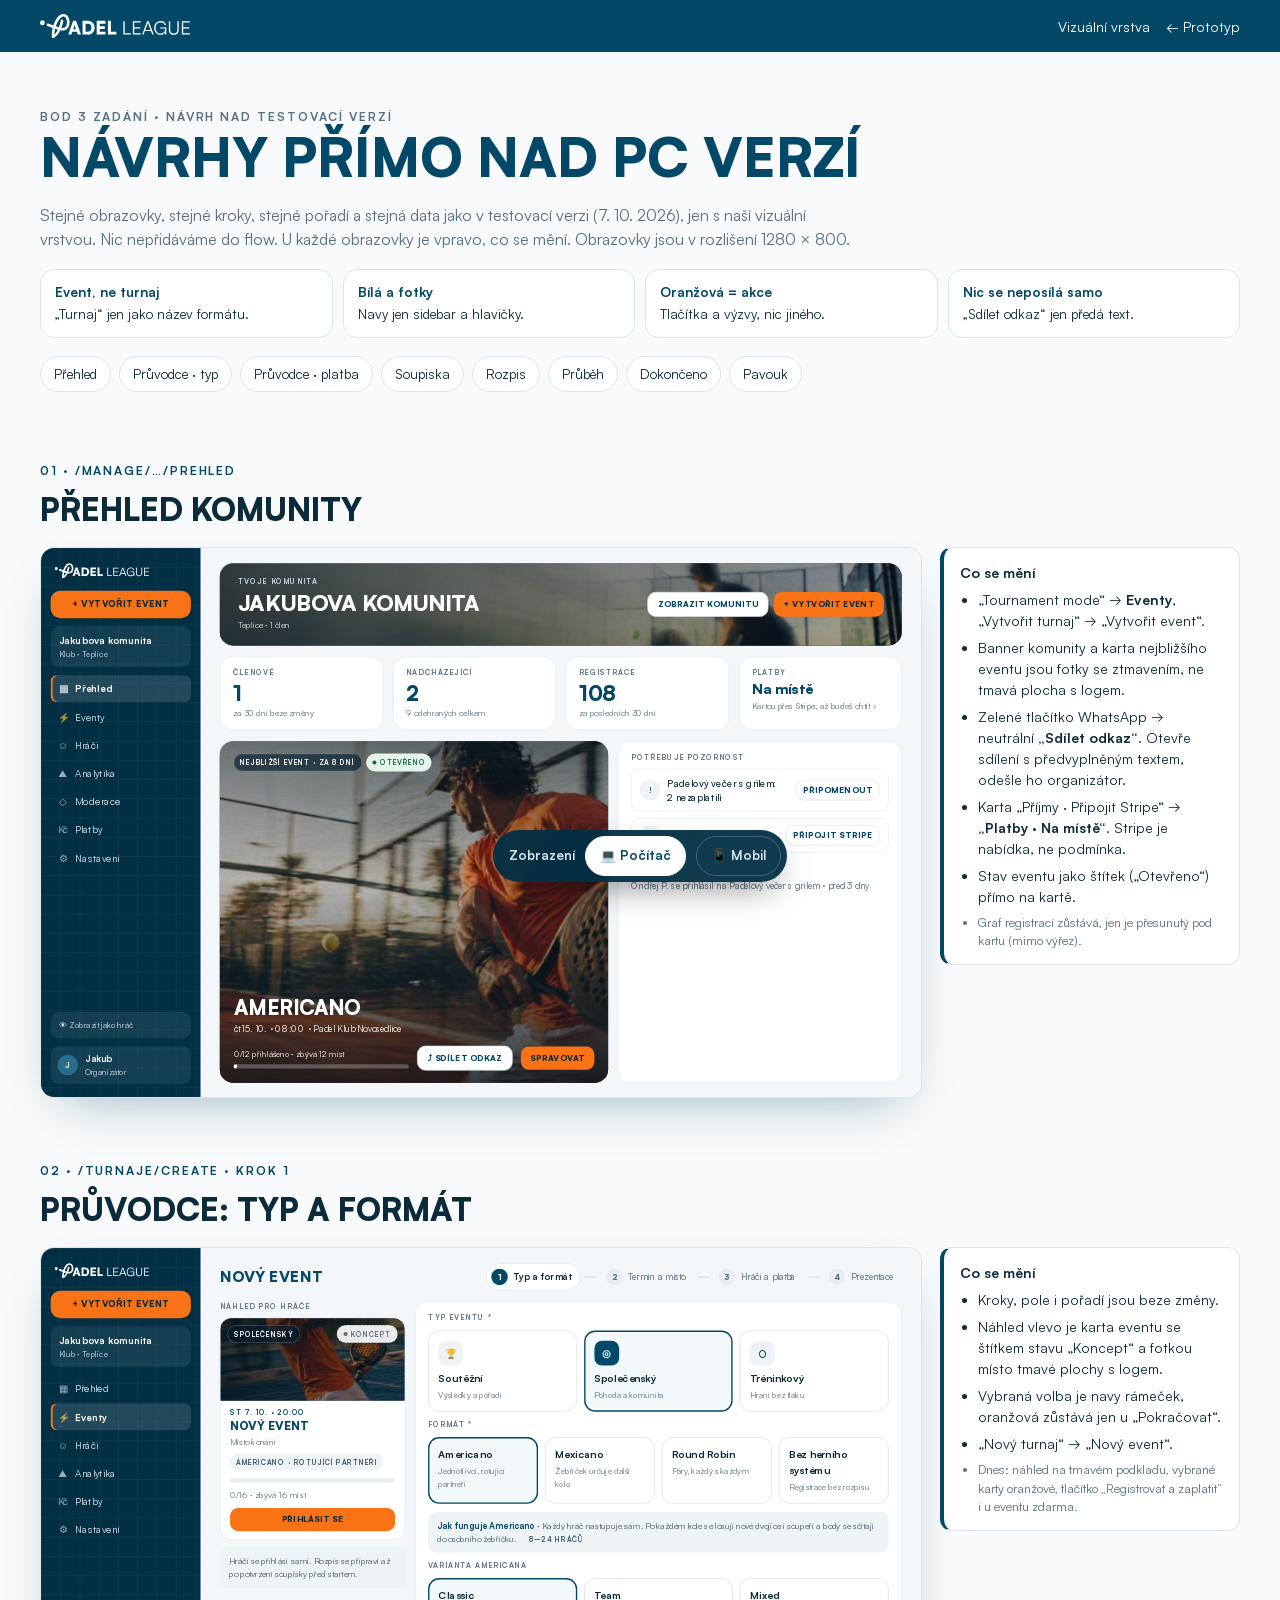
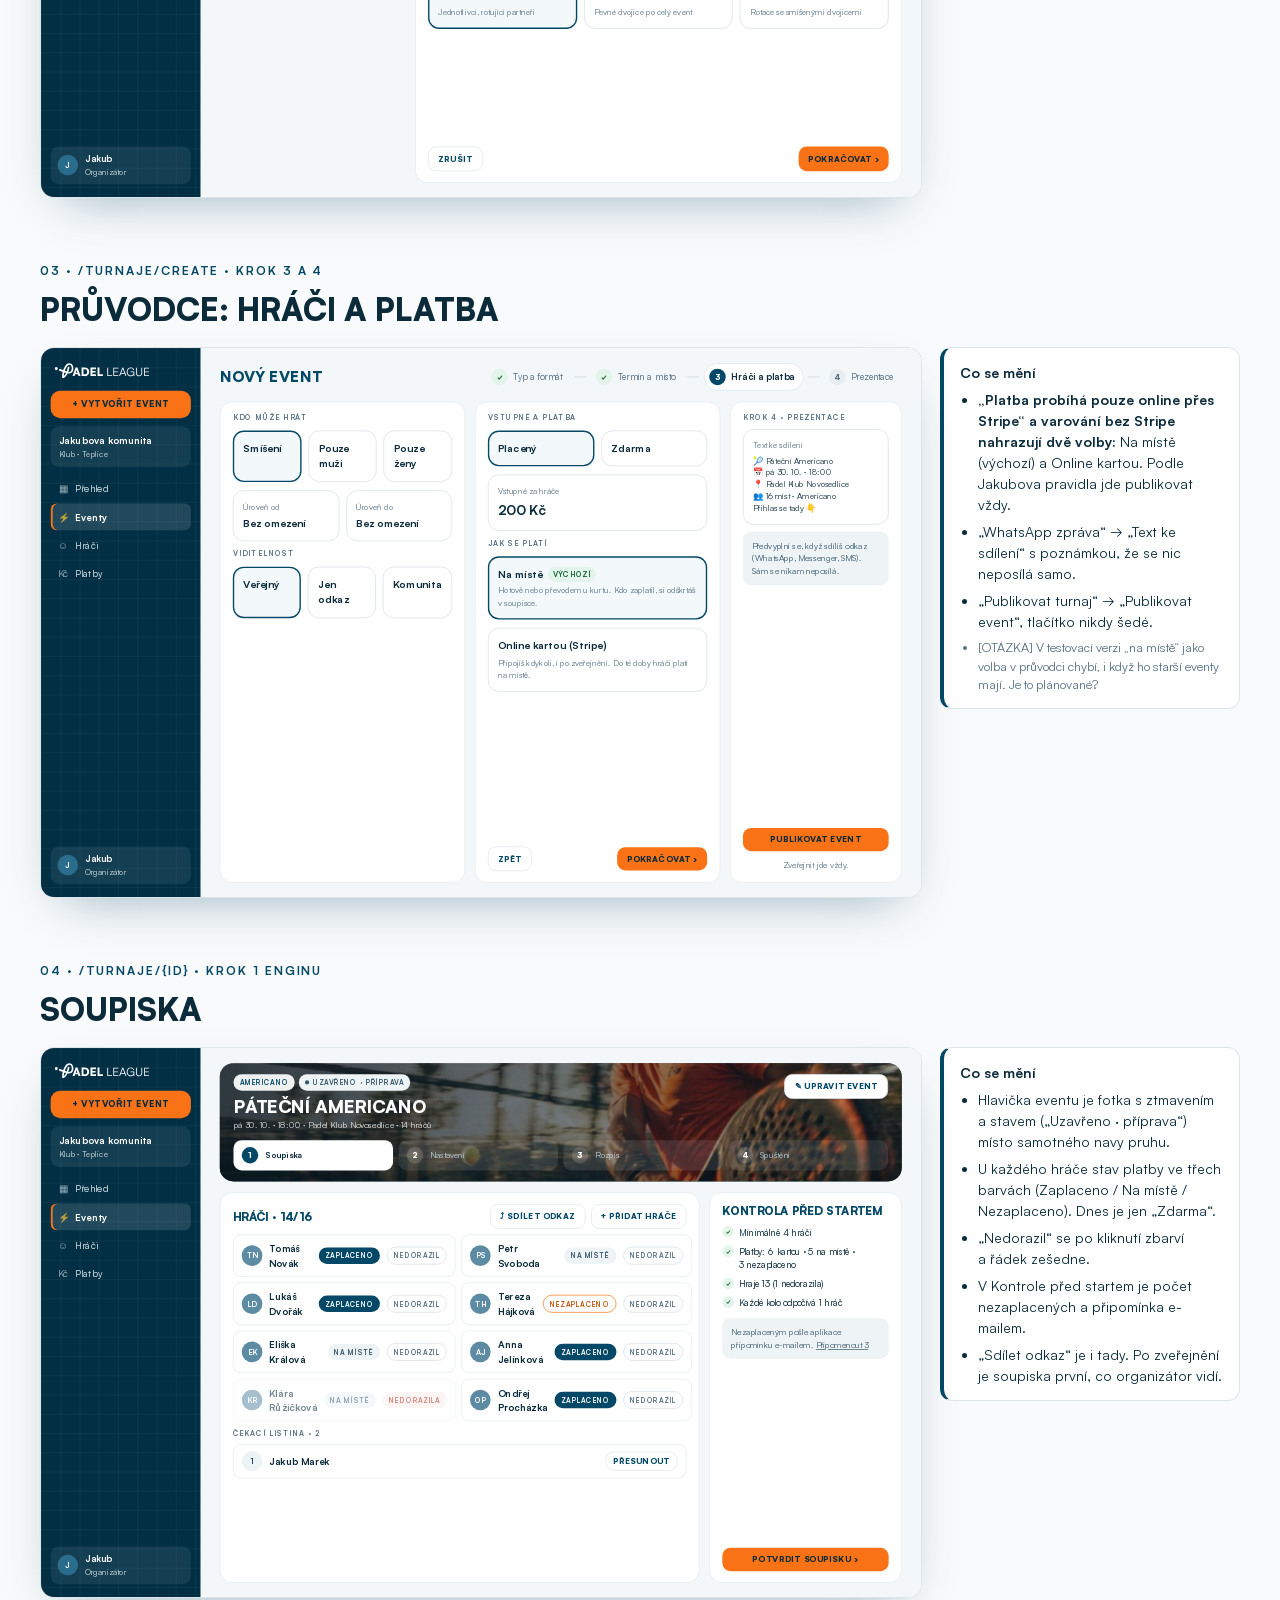
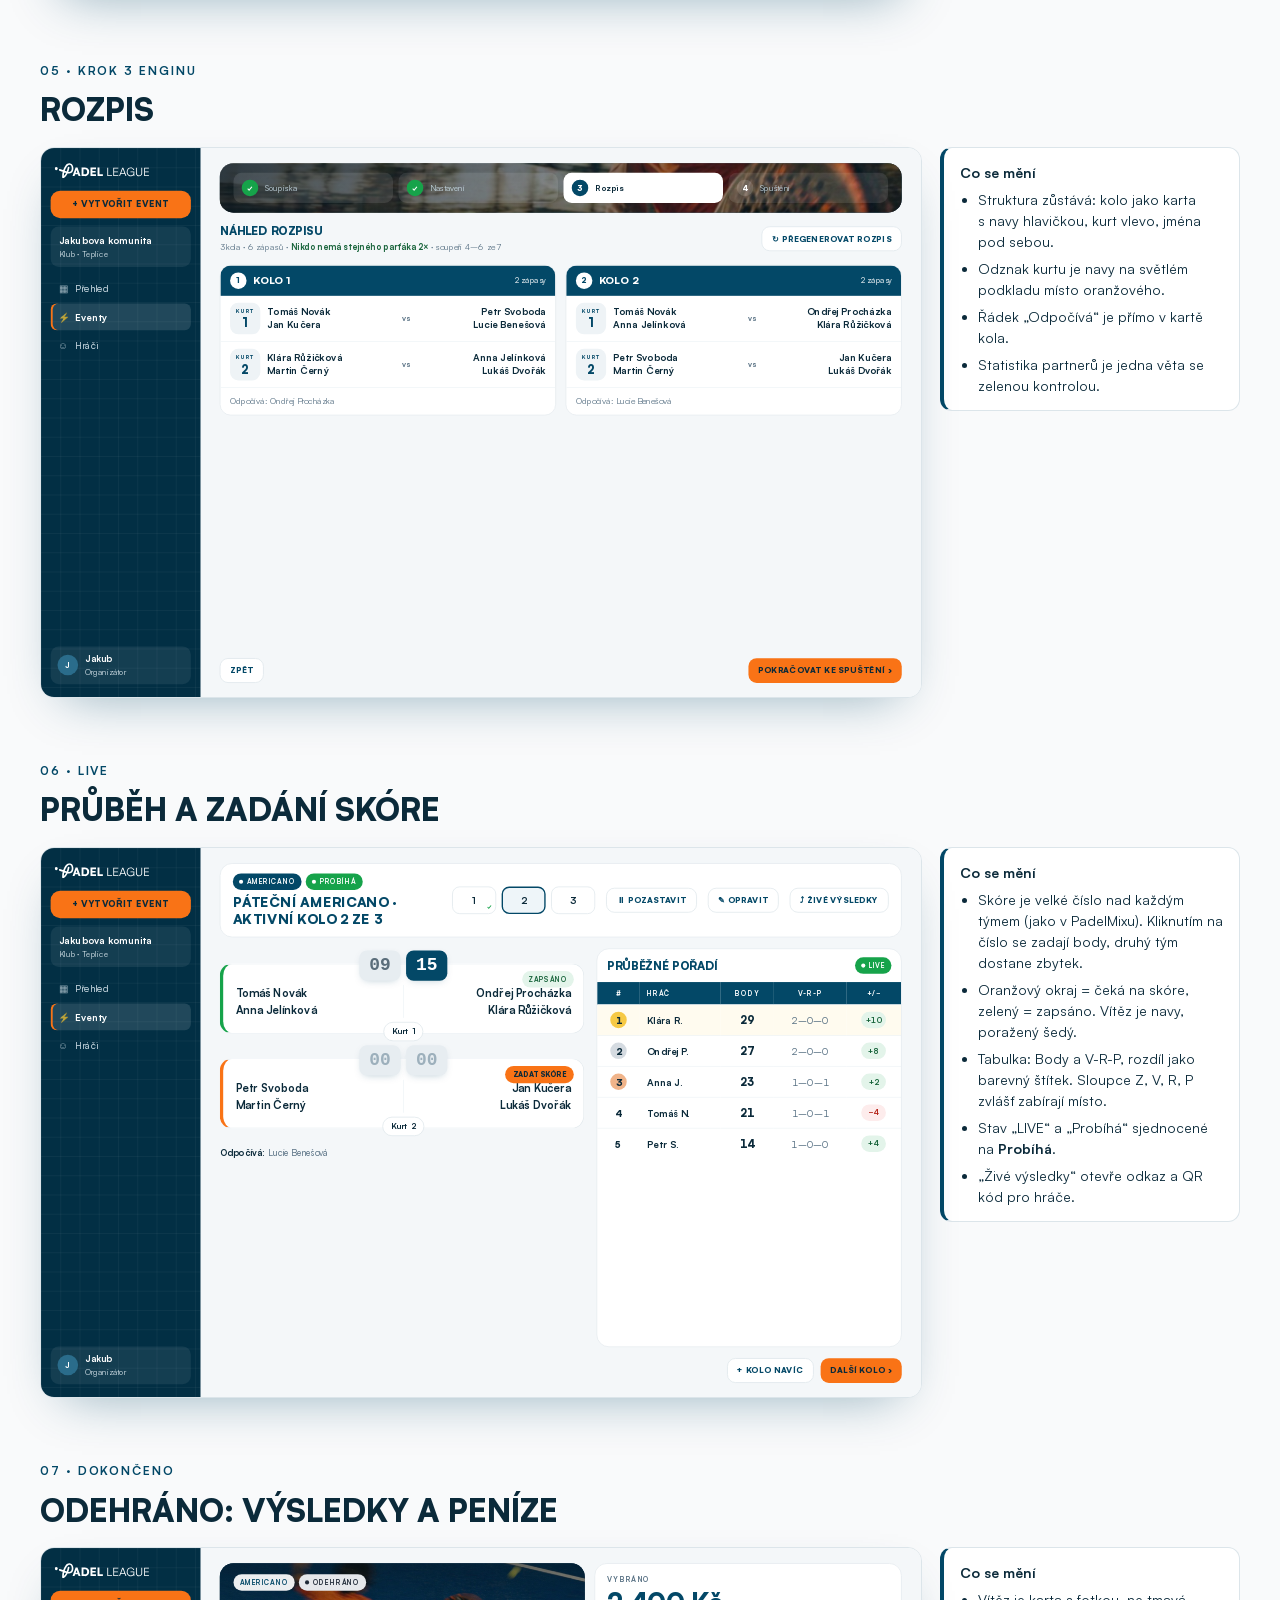
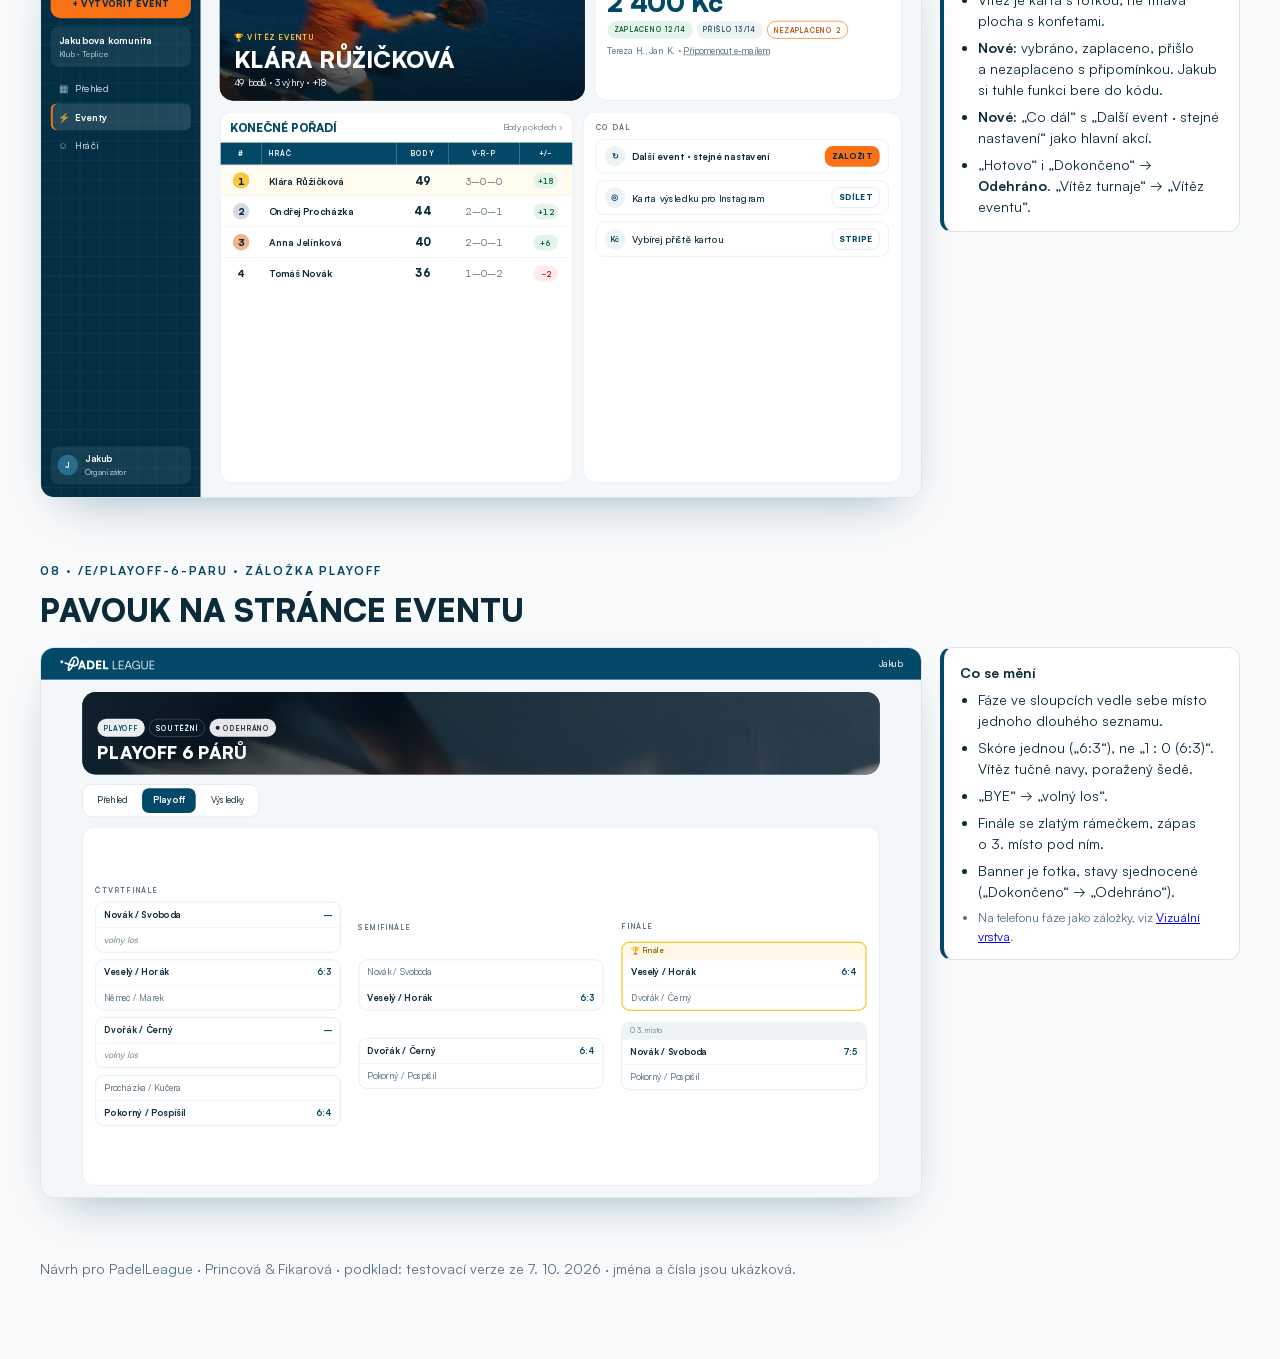
<file: pc-navrhy.html>
<!doctype html>
<html lang="cs">
<head>
<meta charset="utf-8">
<meta name="viewport" content="width=device-width, initial-scale=1, viewport-fit=cover">
<title>PadelLeague · Návrhy nad PC verzí</title>
<meta name="description" content="Vizuální vrstva přímo nad obrazovkami PC verze PadelLeague: přehled, průvodce, soupiska, rozpis, průběh, výsledky, pavouk.">
<meta name="theme-color" content="#034867">
<link rel="stylesheet" href="assets/css/app.css?v=42">
<style>
  body{background:var(--ground);color:var(--ink);font-size:16px;line-height:1.5}
  .wrap{max-width:1240px;margin:0 auto;padding:0 20px 80px}
  .pnav{background:var(--navy);color:#fff}
  .pnav .wrap{display:flex;justify-content:space-between;align-items:center;gap:12px;padding-top:14px;padding-bottom:14px}
  .pnav a{color:#fff;text-decoration:none;font-size:14px}
  .hero-t{padding:44px 0 6px}
  .hero-t h1{margin:0;font:900 clamp(30px,5vw,54px)/1.2 var(--f-display);text-transform:uppercase;color:var(--navy)}
  .hero-t p{max-width:74ch;color:var(--muted);margin:14px 0 0}
  .toc{display:flex;flex-wrap:wrap;gap:8px;margin-top:18px}
  .toc a{background:#fff;border:1px solid var(--line);border-radius:99px;padding:7px 13px;font-size:13.5px;color:var(--ink);text-decoration:none}
  .rules{display:grid;grid-template-columns:repeat(4,minmax(0,1fr));gap:10px;margin-top:18px}
  .rules div{background:#fff;border:1px solid var(--line);border-radius:14px;padding:12px 14px;font-size:13.5px}
  .rules b{display:block;color:var(--navy);margin-bottom:2px}
  @media (max-width:820px){.rules{grid-template-columns:1fr 1fr}}
  section.sc{padding-top:54px}
  .eyebrow{font:700 12px/1.2 var(--f-body);letter-spacing:.16em;text-transform:uppercase;color:var(--navy)}
  h2.t{margin:8px 0 4px;font:900 clamp(22px,3vw,32px)/1.2 var(--f-display);text-transform:uppercase}
  .lead{color:var(--muted);margin:0;max-width:78ch}
  .cols{display:grid;grid-template-columns:minmax(0,1fr) 300px;gap:18px;margin-top:18px;align-items:start}
  @media (max-width:1020px){.cols{grid-template-columns:1fr}}
  .chg{background:#fff;border:1px solid var(--line);border-left:4px solid var(--navy);border-radius:12px;padding:14px 16px;font-size:14px}
  .chg b{display:block;margin-bottom:6px}
  .chg ul{margin:0;padding-left:18px;display:flex;flex-direction:column;gap:6px}
  .chg .was{color:var(--muted);font-size:12.5px}
  /* škálovaný rám obrazovky 1280 × 800 */
  .shot{position:relative;width:100%;aspect-ratio:1280/800;border-radius:14px;overflow:hidden;background:#fff;box-shadow:0 20px 50px -24px rgba(3,72,103,.45);border:1px solid var(--line)}
  .shot>.k{position:absolute;left:0;top:0;width:1280px;height:800px;transform-origin:0 0}

  /* ===== komponenty návrhu (prefix k-) ===== */
  .k{display:flex;font-size:14px;color:var(--ink);background:#F4F7F9}
  .k-side{flex:none;width:232px;background:var(--navy-deep);color:#D7E4EB;padding:20px 14px;display:flex;flex-direction:column;gap:12px;background-image:linear-gradient(rgba(255,255,255,.04) 1px,transparent 1px),linear-gradient(90deg,rgba(255,255,255,.04) 1px,transparent 1px);background-size:28px 28px}
  .k-logo{display:flex;align-items:center;gap:8px;font:900 15px/1.2 var(--f-display);letter-spacing:.08em;text-transform:uppercase;color:#fff;padding:2px 6px 6px}
  .k-logo i{width:8px;height:8px;border-radius:50%;background:var(--orange)}
  .k-new{background:var(--orange);color:#fff;border-radius:14px;padding:12px;text-align:center;font:900 13px/1.2 var(--f-display);text-transform:uppercase;letter-spacing:.05em}
  .k-comm{background:rgba(255,255,255,.07);border-radius:12px;padding:10px 12px;font-size:12px}
  .k-comm b{display:block;color:#fff;font-size:14px}
  .k-nav{display:flex;flex-direction:column;gap:2px}
  .k-nav span{display:flex;gap:10px;align-items:center;padding:9px 10px;border-radius:9px;font-size:14px}
  .k-nav span i{width:16px;text-align:center;font-style:normal;opacity:.7}
  .k-nav span.on{background:rgba(255,255,255,.12);color:#fff;font-weight:700;box-shadow:inset 3px 0 0 var(--orange)}
  .k-sp{flex:1}
  .k-user{display:flex;gap:10px;align-items:center;background:rgba(255,255,255,.07);border-radius:12px;padding:9px 10px;font-size:12px}
  .k-user i{width:30px;height:30px;border-radius:50%;background:#2A6C8B;display:grid;place-items:center;color:#fff;font-style:normal;font-weight:700}
  .k-user b{display:block;color:#fff;font-size:13px}
  .k-main{flex:1;min-width:0;padding:22px 28px;display:flex;flex-direction:column;gap:16px;overflow:hidden}
  .k-row{display:flex;gap:14px;align-items:stretch}
  .k-card{background:#fff;border:1px solid #E3EAEE;border-radius:18px;padding:16px 18px}
  .k-lbl{font:700 10.5px/1.2 var(--f-body);letter-spacing:.14em;text-transform:uppercase;color:var(--muted)}
  .k-h1{font:900 26px/1.2 var(--f-display);text-transform:uppercase;color:var(--navy);margin:0}
  .k-h2{font:900 17px/1.2 var(--f-display);text-transform:uppercase;color:var(--navy);margin:0}
  .k-big{font:900 30px/1 var(--f-display);color:var(--navy);margin-top:8px}
  .k-sub{font-size:12.5px;color:var(--muted);margin-top:4px}
  .k-btn{display:inline-flex;align-items:center;gap:6px;border-radius:12px;padding:10px 14px;font:900 12px/1.2 var(--f-display);text-transform:uppercase;letter-spacing:.05em;white-space:nowrap}
  .k-btn.go{background:var(--orange);color:#fff}
  .k-btn.sec{background:#fff;border:1px solid var(--line);color:var(--navy)}
  .k-pill{display:inline-flex;align-items:center;gap:5px;font:700 10px/1.2 var(--f-body);letter-spacing:.08em;text-transform:uppercase;padding:6px 9px;border-radius:99px;white-space:nowrap}
  .k-pill::before{content:"";width:6px;height:6px;border-radius:50%;background:currentColor}
  .k-pill.open{background:var(--ok-bg);color:var(--ok)}.k-pill.full{background:var(--navy);color:#fff}.k-pill.closed{background:var(--soft);color:#34566A}
  .k-pill.live{background:#16A34A;color:#fff}.k-pill.done{background:#E5E7EB;color:#1F2937}.k-pill.draft{border:1px dashed #9AAAB5;color:#5B6E7B}
  .k-pill.fmt{background:rgba(255,255,255,.92);color:var(--navy)}.k-pill.fmt::before,.k-pill.vibe::before{display:none}
  .k-pill.vibe{background:rgba(6,30,44,.66);color:#fff;border:1px solid rgba(255,255,255,.22)}
  .k-photo{position:relative;border-radius:20px;overflow:hidden;background:#0b2a3a;color:#fff}
  .k-photo>img{position:absolute;inset:0;width:100%;height:100%;object-fit:cover}
  .k-photo::before{content:"";position:absolute;inset:0;background:linear-gradient(90deg,rgba(4,20,30,.82) 0%,rgba(4,20,30,.55) 50%,rgba(4,20,30,.25) 100%);z-index:1}
  .k-photo>*:not(img){position:relative;z-index:2}
  .k-photo.v::before{background:linear-gradient(180deg,rgba(4,20,30,.55),rgba(4,20,30,.25) 40%,rgba(4,20,30,.8))}
  .k-steps{display:flex;gap:8px}
  .k-steps span{flex:1;display:flex;gap:10px;align-items:center;background:rgba(255,255,255,.1);border-radius:12px;padding:10px 12px;font-size:12px;color:#C7DAE4}
  .k-steps span i{width:24px;height:24px;border-radius:50%;display:grid;place-items:center;font-style:normal;font-weight:900;background:rgba(255,255,255,.14);color:#fff;flex:none}
  .k-steps span.on{background:#fff;color:var(--ink);font-weight:700}.k-steps span.on i{background:var(--navy)}
  .k-steps span.done i{background:#16A34A}
  .k-wz{display:flex;gap:6px;align-items:center}
  .k-wz span{display:flex;gap:8px;align-items:center;font-size:13px;color:var(--muted);padding:7px 12px 7px 7px;border-radius:99px}
  .k-wz span i{width:24px;height:24px;border-radius:50%;display:grid;place-items:center;font-style:normal;font-weight:900;background:#E7EDF1;color:var(--muted);font-size:12px}
  .k-wz span.on{background:#fff;border:1px solid var(--line);color:var(--ink);font-weight:700}.k-wz span.on i{background:var(--navy);color:#fff}
  .k-wz span.done i{background:var(--ok-bg);color:var(--ok)}
  .k-wz em{flex:1;height:2px;background:var(--line);min-width:18px}
  .k-opt{border:1px solid #D5DEE3;border-radius:16px;padding:14px;background:#fff;display:flex;flex-direction:column;gap:4px}
  .k-opt b{font-size:15px}.k-opt small{font-size:12px;color:var(--muted)}
  .k-opt.on{border:2px solid var(--navy);padding:13px;background:#F3F8FB}
  .k-opt .ic{width:36px;height:36px;border-radius:11px;background:var(--soft);display:grid;place-items:center;color:var(--navy);font-weight:900;margin-bottom:4px}
  .k-opt.on .ic{background:var(--navy);color:#fff}
  .k-tag{font-size:11px;font-weight:700;letter-spacing:.06em;text-transform:uppercase;color:var(--ok);background:var(--ok-bg);border-radius:99px;padding:3px 7px;align-self:flex-start}
  .k-note{background:var(--soft);border-radius:12px;padding:11px 13px;font-size:12.5px;color:#34566A}
  .k-tbl{width:100%;border-collapse:collapse;font-variant-numeric:tabular-nums}
  .k-tbl th{background:var(--navy);color:#fff;font:700 10px/1.2 var(--f-body);letter-spacing:.1em;text-transform:uppercase;padding:10px 10px;text-align:center}
  .k-tbl th:nth-child(2){text-align:left}
  .k-tbl td{padding:10px;border-top:1px solid #EEF3F6;text-align:center;color:var(--muted)}
  .k-tbl td.nm{text-align:left;color:var(--ink);font-weight:600}
  .k-tbl td.pts{color:var(--ink);font-weight:900;font-size:16px}
  .k-tbl .pos{display:inline-grid;place-items:center;width:24px;height:24px;border-radius:50%;font-weight:900;color:var(--ink)}
  .k-tbl tr.m1 .pos{background:#F6C945}.k-tbl tr.m2 .pos{background:#D5DBE1}.k-tbl tr.m3 .pos{background:#F0B48A}
  .k-tbl tr.m1 td{background:#FFFBEF}
  .k-df{display:inline-block;min-width:36px;border-radius:99px;padding:3px 6px;font-size:11.5px;font-weight:700}
  .k-df.up{background:var(--ok-bg);color:var(--ok)}.k-df.dn{background:#FDECEC;color:#B42318}
  .k-av{width:30px;height:30px;border-radius:50%;background:#5D8BA3;color:#fff;display:inline-grid;place-items:center;font-size:11px;font-weight:700;flex:none}
  .k-pl{display:flex;align-items:center;gap:10px;padding:9px 12px;border:1px solid #E3EAEE;border-radius:12px;background:#fff}
  .k-pl b{flex:1;font-size:14px}
  .k-pp{font:700 10px/1.2 var(--f-body);letter-spacing:.08em;text-transform:uppercase;padding:6px 9px;border-radius:99px;white-space:nowrap}
  .k-pp.paid{background:var(--navy);color:#fff}.k-pp.site{background:var(--soft);color:#34566A}.k-pp.unpaid{color:var(--orange-ink);border:1px solid var(--orange)}
  .k-pp.ns{background:#fff;border:1px solid #D5DEE3;color:var(--muted)}
  .k-ck{display:flex;flex-direction:column;gap:8px;font-size:13px}
  .k-ck span{padding-left:24px;position:relative}
  .k-ck span::before{content:"✓";position:absolute;left:0;top:0;width:17px;height:17px;border-radius:50%;background:var(--ok-bg);color:var(--ok);font-size:10px;font-weight:900;display:grid;place-items:center}
  .k-round{background:#fff;border:1px solid #E3EAEE;border-radius:16px;overflow:hidden}
  .k-round h4{margin:0;display:flex;align-items:center;gap:10px;background:var(--navy);color:#fff;padding:10px 14px;font:900 15px/1.2 var(--f-display);text-transform:uppercase}
  .k-round h4 i{width:24px;height:24px;border-radius:50%;background:#fff;color:var(--navy);display:grid;place-items:center;font-style:normal;font-size:12px}
  .k-round h4 small{margin-left:auto;font:500 11px/1 var(--f-body);text-transform:none;opacity:.8}
  .k-m{display:grid;grid-template-columns:44px 1fr auto 1fr;gap:10px;align-items:center;padding:10px 14px;border-top:1px solid #EEF3F6}
  .k-m:first-of-type{border-top:0}
  .k-c{width:44px;height:46px;border-radius:12px;background:var(--soft);color:var(--navy);display:flex;flex-direction:column;align-items:center;justify-content:center;font:900 18px/1 var(--f-display)}
  .k-c small{font:700 8px/1.2 var(--f-body);letter-spacing:.1em;text-transform:uppercase;margin-bottom:2px}
  .k-t{display:flex;flex-direction:column;font-weight:700;font-size:14px;line-height:1.35}
  .k-t.b{text-align:right}
  .k-vs{font-size:11px;color:var(--muted);font-weight:700}
  .k-court{position:relative;background:#fff;border:1px solid #E3EAEE;border-radius:18px;padding:30px 18px 22px;margin-top:22px}
  .k-court.todo{border-left:5px solid var(--orange)}.k-court.done{border-left:5px solid #16A34A}
  .k-sc{position:absolute;left:50%;top:-20px;transform:translateX(-50%);display:flex;gap:8px}
  .k-sb{width:60px;height:44px;border-radius:11px;background:#E7EDF1;color:#5B6E7B;display:grid;place-items:center;font:900 26px/1 ui-monospace,Menlo,monospace;box-shadow:0 4px 12px -6px rgba(3,72,103,.35)}
  .k-sb.win{background:var(--navy);color:#fff}.k-sb.e{color:#9DB0BC}
  .k-teams{display:grid;grid-template-columns:1fr 1fr;font-size:16px;font-weight:600;line-height:1.5}
  .k-teams span+span{text-align:right;border-left:1px solid #EEF3F6}
  .k-courtlbl{position:absolute;left:50%;bottom:-12px;transform:translateX(-50%);background:#fff;border:1px solid var(--line);border-radius:99px;padding:4px 11px;font-size:12px;font-weight:700}
  .k-enter{position:absolute;right:14px;top:10px;background:var(--orange);color:#fff;border-radius:99px;padding:6px 11px;font:900 10.5px/1.2 var(--f-display);text-transform:uppercase}
  .k-ok{position:absolute;right:14px;top:10px}
  .k-tabs{display:flex;gap:8px}
  .k-tabs span{width:64px;height:40px;border-radius:11px;background:#fff;border:1px solid var(--line);display:grid;place-items:center;font-weight:700;position:relative}
  .k-tabs span.on{border:2px solid var(--navy);background:#EEF5F9}
  .k-tabs span.d::after{content:"✓";position:absolute;right:5px;bottom:2px;font-size:10px;color:#16A34A;font-weight:900}
  .k-pod{display:grid;grid-template-columns:1fr 1.1fr 1fr;gap:10px;align-items:end}
  .k-pod div{background:#fff;border:1px solid #E3EAEE;border-radius:14px;padding:10px;text-align:center;font-size:13px}
  .k-pod div.g{border:2px solid #F6C945;background:#FFFBEF;padding:16px 10px}
  .k-pod i{display:inline-grid;place-items:center;width:24px;height:24px;border-radius:50%;color:#fff;font-style:normal;font-weight:900;margin-bottom:4px}
  .k-pod .g i{background:#E9B10C}.k-pod .s i{background:#A3ADB8}.k-pod .b i{background:#D9824A}
  .k-pod b{display:block}
  .k-mt{border:1px solid var(--line);border-radius:12px;overflow:hidden;background:#fff}
  .k-mt div{display:flex;justify-content:space-between;padding:8px 12px;font-size:13px;color:var(--muted)}
  .k-mt div+div{border-top:1px solid #EEF3F6}
  .k-mt div.w{color:var(--ink);font-weight:700}.k-mt div.w b{color:var(--navy)}
  .k-mt .meta{background:var(--soft);font-size:10.5px;padding:4px 12px}
  .k-mt.f{border:2px solid #F6C945}.k-mt.f .meta{background:#FFF8E6;color:#8A6A00;font-weight:700}
  .k-bar{height:6px;border-radius:99px;background:#E7EDF1;overflow:hidden}.k-bar i{display:block;height:100%;background:var(--navy)}
  footer{margin-top:60px;color:var(--muted);font-size:14px}
  .k-new,.k-btn.go,.k-enter{color:var(--ink)}
</style>
<script>
/* Čísla se nelámou od slov a „·“ nezačíná řádek (stejné pravidlo jako v aplikaci) */
window.plGlue = function (root) {
  var w = document.createTreeWalker(root || document.body, NodeFilter.SHOW_TEXT), n;
  while ((n = w.nextNode())) {
    if (/^(SCRIPT|STYLE)$/.test(n.parentNode.nodeName)) continue;
    var s = n.data, o = s.replace(/(\d[.,]?) (?=[\dA-Za-zÀ-ž(%])/g, '$1\u00a0').replace(/([A-Za-zÀ-ž]) (\d)/g, '$1\u00a0$2').replace(/ · /g, '\u00a0· ').replace(/ ([–—-]) /g, '\u00a0$1 ').replace(/(\d)[–-](\d)/g, '$1\u2060–\u2060$2').replace(/(\d) : (\d)/g, '$1\u00a0:\u00a0$2');
    if (o !== s) n.data = o;
  }
};
document.addEventListener('DOMContentLoaded', function () { plGlue(); });
</script>
</head>
<body>
<header class="pnav"><div class="wrap"><a href="index.html" class="logo"><span class="pl-logo" role="img" aria-label="PadelLeague"><svg viewBox="0 0 712.4 114.1" xmlns="http://www.w3.org/2000/svg" fill="currentColor" aria-hidden="true"><path d="M149.1,97.9h-14.9l23.3-65.4h14l23.3,65.4h-15.2l-4.6-13.8h-21.1l-4.7,13.8ZM162.6,58.1l-4.7,14h12.9l-4.7-14c-.4-1.1-.7-2.3-1.1-3.4-.4-1.2-.6-2.2-.7-2.9-.1.8-.3,1.7-.7,2.9-.3,1.1-.7,2.3-1.1,3.5Z"/><path d="M228,97.9h-25.6V32.5h24.8c6.4,0,12.1,1.4,16.9,4.2,4.9,2.8,8.7,6.6,11.5,11.6,2.8,5,4.2,10.7,4.2,17.2s-1.3,12-4,16.9c-2.7,4.9-6.4,8.7-11.1,11.5-4.7,2.8-10.2,4.2-16.5,4.2ZM216.6,39v52.5l-6.8-6.9h16.7c3.8,0,7-.8,9.7-2.3,2.7-1.5,4.7-3.7,6.1-6.6,1.4-2.9,2.1-6.3,2.1-10.3s-.8-7.6-2.3-10.6-3.7-5.2-6.5-6.7c-2.8-1.6-6.2-2.3-10.1-2.3h-15.8l6.8-6.7Z"/><path d="M311.2,97.9h-41.6V32.5h41.6v13.3h-31.2l4-3.7v16.5h24.1v12.6h-24.1v17.2l-4-3.7h31.2v13.3Z"/><path d="M337.2,32.5v65.4h-14.3V32.5h14.3ZM325.5,97.9v-13.3h37.6v13.3h-37.6Z"/><path d="M402.8,34.6v63.3h-6.4v-63.3h6.4ZM397.5,97.9v-5.8h34.4v5.8h-34.4Z"/><path d="M479.4,97.9h-37.9v-63.3h37.8v5.8h-35.5l4-3.4v26.3h28.6v5.7h-28.6v26.5l-4-3.4h35.5v5.8Z"/><path d="M492.3,97.9h-6.5l23.3-63.3h7.9l23.5,63.3h-6.6l-6.2-16.8h-29.2l-6.2,16.8ZM512.2,43.6l-11.8,32h25.2l-11.8-32c-.1-.5-.3-.9-.4-1.4-.2-.5-.3-.9-.4-1.1,0,.3-.2.7-.3,1.2-.1.5-.3,1-.5,1.4Z"/><path d="M573.3,39.6c-4.8,0-9.1,1.1-12.6,3.4-3.6,2.2-6.4,5.4-8.3,9.4-1.9,4-2.9,8.8-2.9,14.2s1,10.2,3,14.1c2,4,4.8,7,8.4,9.1,3.6,2.1,7.8,3.2,12.5,3.2s5.3-.4,7.8-1.1c2.5-.7,4.7-1.8,6.7-3.4,2-1.6,3.6-3.7,4.7-6.3,1.2-2.6,1.8-5.8,1.8-9.6v-6.3l3.1,3.1h-26v-5.7h28.9v34.3h-5l-.8-13.1.9,1.5c-.9,2.3-2.5,4.4-4.6,6.3-2.1,1.9-4.6,3.4-7.6,4.6s-6.4,1.7-10.1,1.7c-6,0-11.2-1.3-15.8-4-4.6-2.7-8.1-6.5-10.7-11.4s-3.8-10.6-3.8-17.1,1.3-12.2,3.8-17.2,6.1-8.8,10.7-11.6c4.6-2.8,9.9-4.2,15.9-4.2s8.5.8,12.2,2.4,6.7,3.8,9.1,6.7c2.4,2.9,4,6.2,4.9,10h-6.9c-1.3-4.4-3.7-7.6-7.2-9.8-3.5-2.2-7.5-3.3-12.2-3.3Z"/><path d="M612.7,75.9v-41.3h6.4v41c0,5.5,1.5,9.8,4.4,12.7,2.9,2.9,7.2,4.4,12.7,4.4s9.5-1.5,12.5-4.5c2.9-3,4.4-7.2,4.4-12.7v-41h6.4v41.3c0,4.8-.9,8.9-2.8,12.3-1.9,3.4-4.5,6.1-8,8-3.5,1.9-7.6,2.8-12.5,2.8s-9.1-.9-12.6-2.7c-3.5-1.8-6.2-4.5-8.1-8-1.9-3.5-2.8-7.6-2.8-12.4Z"/><path d="M712.4,97.9h-37.9v-63.3h37.8v5.8h-35.5l4-3.4v26.3h28.6v5.7h-28.6v26.5l-4-3.4h35.5v5.8Z"/><path d="M98.8,31.2c-2.2,14.2-6.5,28.1-13,40.9-5.5,10.7-13.1,25.7-25.2,29.7,2.6,2,5.2,4,7.8,6-.9-17.9,1.7-35.6,7.8-52.4,3.1-8.5,7.2-16.7,12-24.4,4.1-6.6,9.2-13.8,16.5-17.2,7.3-3.4,14.8-.2,19,6.4,4.5,6.9,5.1,16,4.2,24-.7,6.9-3.1,14.6-9,18.8-6.8,4.8-15.9,3.3-23.4,1.3-19.1-5.2-37.8-12.8-56.4-19.3-7.5-2.6-10.8,9.3-3.3,11.9,10.2,3.6,20.5,7.1,30.7,10.7,10,3.5,20.1,7.7,30.5,9.8,10.3,2,21.2,1.7,29.8-4.9,7.3-5.6,11.3-14.2,12.8-23.1,3.1-18.4-2.1-44.6-23.8-48.9-21.7-4.2-36.4,18.9-44.6,35.3-11.2,22.2-16.5,47.1-15.2,72,.2,3.8,3.8,7.3,7.8,6,14.8-4.9,23.9-19.3,31-32.4,7.9-14.6,13.3-30.5,15.9-46.9,1.2-7.8-10.7-11.2-11.9-3.3h0Z"/><path d="M11.2,53.2c15,0,15-23.3,0-23.3s-15,23.3,0,23.3h0Z"/></svg></span></a><span style="display:flex;gap:16px"><a href="vizualni-vrstva.html">Vizuální vrstva</a><a href="index.html">← Prototyp</a></span></div></header>
<div class="wrap">
  <header class="hero-t">
    <p class="eyebrow">Bod 3 zadání · návrh nad testovací verzí</p>
    <h1>Návrhy přímo nad PC verzí</h1>
    <p>Stejné obrazovky, stejné kroky, stejné pořadí a stejná data jako v testovací verzi (7. 10. 2026), jen s naší vizuální vrstvou. Nic nepřidáváme do flow. U každé obrazovky je vpravo, co se mění. Obrazovky jsou v rozlišení 1280 × 800.</p>
    <div class="rules"><div><b>Event, ne turnaj</b>„Turnaj“ jen jako název formátu.</div><div><b>Bílá a fotky</b>Navy jen sidebar a hlavičky.</div><div><b>Oranžová = akce</b>Tlačítka a výzvy, nic jiného.</div><div><b>Nic se neposílá samo</b>„Sdílet odkaz“ jen předá text.</div></div>
    <nav class="toc" aria-label="Obrazovky"><a href="#s1">Přehled</a><a href="#s2">Průvodce · typ</a><a href="#s3">Průvodce · platba</a><a href="#s4">Soupiska</a><a href="#s5">Rozpis</a><a href="#s6">Průběh</a><a href="#s7">Dokončeno</a><a href="#s8">Pavouk</a></nav>
  </header>

  <!-- 1 PŘEHLED -->
  <section class="sc" id="s1"><p class="eyebrow">01 · /manage/…/prehled</p><h2 class="t">Přehled komunity</h2>
    <div class="cols"><div class="shot"><div class="k">
      <aside class="k-side"><div class="k-logo"><span class="pl-logo" role="img" aria-label="PadelLeague"><svg viewBox="0 0 712.4 114.1" xmlns="http://www.w3.org/2000/svg" fill="currentColor" aria-hidden="true"><path d="M149.1,97.9h-14.9l23.3-65.4h14l23.3,65.4h-15.2l-4.6-13.8h-21.1l-4.7,13.8ZM162.6,58.1l-4.7,14h12.9l-4.7-14c-.4-1.1-.7-2.3-1.1-3.4-.4-1.2-.6-2.2-.7-2.9-.1.8-.3,1.7-.7,2.9-.3,1.1-.7,2.3-1.1,3.5Z"/><path d="M228,97.9h-25.6V32.5h24.8c6.4,0,12.1,1.4,16.9,4.2,4.9,2.8,8.7,6.6,11.5,11.6,2.8,5,4.2,10.7,4.2,17.2s-1.3,12-4,16.9c-2.7,4.9-6.4,8.7-11.1,11.5-4.7,2.8-10.2,4.2-16.5,4.2ZM216.6,39v52.5l-6.8-6.9h16.7c3.8,0,7-.8,9.7-2.3,2.7-1.5,4.7-3.7,6.1-6.6,1.4-2.9,2.1-6.3,2.1-10.3s-.8-7.6-2.3-10.6-3.7-5.2-6.5-6.7c-2.8-1.6-6.2-2.3-10.1-2.3h-15.8l6.8-6.7Z"/><path d="M311.2,97.9h-41.6V32.5h41.6v13.3h-31.2l4-3.7v16.5h24.1v12.6h-24.1v17.2l-4-3.7h31.2v13.3Z"/><path d="M337.2,32.5v65.4h-14.3V32.5h14.3ZM325.5,97.9v-13.3h37.6v13.3h-37.6Z"/><path d="M402.8,34.6v63.3h-6.4v-63.3h6.4ZM397.5,97.9v-5.8h34.4v5.8h-34.4Z"/><path d="M479.4,97.9h-37.9v-63.3h37.8v5.8h-35.5l4-3.4v26.3h28.6v5.7h-28.6v26.5l-4-3.4h35.5v5.8Z"/><path d="M492.3,97.9h-6.5l23.3-63.3h7.9l23.5,63.3h-6.6l-6.2-16.8h-29.2l-6.2,16.8ZM512.2,43.6l-11.8,32h25.2l-11.8-32c-.1-.5-.3-.9-.4-1.4-.2-.5-.3-.9-.4-1.1,0,.3-.2.7-.3,1.2-.1.5-.3,1-.5,1.4Z"/><path d="M573.3,39.6c-4.8,0-9.1,1.1-12.6,3.4-3.6,2.2-6.4,5.4-8.3,9.4-1.9,4-2.9,8.8-2.9,14.2s1,10.2,3,14.1c2,4,4.8,7,8.4,9.1,3.6,2.1,7.8,3.2,12.5,3.2s5.3-.4,7.8-1.1c2.5-.7,4.7-1.8,6.7-3.4,2-1.6,3.6-3.7,4.7-6.3,1.2-2.6,1.8-5.8,1.8-9.6v-6.3l3.1,3.1h-26v-5.7h28.9v34.3h-5l-.8-13.1.9,1.5c-.9,2.3-2.5,4.4-4.6,6.3-2.1,1.9-4.6,3.4-7.6,4.6s-6.4,1.7-10.1,1.7c-6,0-11.2-1.3-15.8-4-4.6-2.7-8.1-6.5-10.7-11.4s-3.8-10.6-3.8-17.1,1.3-12.2,3.8-17.2,6.1-8.8,10.7-11.6c4.6-2.8,9.9-4.2,15.9-4.2s8.5.8,12.2,2.4,6.7,3.8,9.1,6.7c2.4,2.9,4,6.2,4.9,10h-6.9c-1.3-4.4-3.7-7.6-7.2-9.8-3.5-2.2-7.5-3.3-12.2-3.3Z"/><path d="M612.7,75.9v-41.3h6.4v41c0,5.5,1.5,9.8,4.4,12.7,2.9,2.9,7.2,4.4,12.7,4.4s9.5-1.5,12.5-4.5c2.9-3,4.4-7.2,4.4-12.7v-41h6.4v41.3c0,4.8-.9,8.9-2.8,12.3-1.9,3.4-4.5,6.1-8,8-3.5,1.9-7.6,2.8-12.5,2.8s-9.1-.9-12.6-2.7c-3.5-1.8-6.2-4.5-8.1-8-1.9-3.5-2.8-7.6-2.8-12.4Z"/><path d="M712.4,97.9h-37.9v-63.3h37.8v5.8h-35.5l4-3.4v26.3h28.6v5.7h-28.6v26.5l-4-3.4h35.5v5.8Z"/><path d="M98.8,31.2c-2.2,14.2-6.5,28.1-13,40.9-5.5,10.7-13.1,25.7-25.2,29.7,2.6,2,5.2,4,7.8,6-.9-17.9,1.7-35.6,7.8-52.4,3.1-8.5,7.2-16.7,12-24.4,4.1-6.6,9.2-13.8,16.5-17.2,7.3-3.4,14.8-.2,19,6.4,4.5,6.9,5.1,16,4.2,24-.7,6.9-3.1,14.6-9,18.8-6.8,4.8-15.9,3.3-23.4,1.3-19.1-5.2-37.8-12.8-56.4-19.3-7.5-2.6-10.8,9.3-3.3,11.9,10.2,3.6,20.5,7.1,30.7,10.7,10,3.5,20.1,7.7,30.5,9.8,10.3,2,21.2,1.7,29.8-4.9,7.3-5.6,11.3-14.2,12.8-23.1,3.1-18.4-2.1-44.6-23.8-48.9-21.7-4.2-36.4,18.9-44.6,35.3-11.2,22.2-16.5,47.1-15.2,72,.2,3.8,3.8,7.3,7.8,6,14.8-4.9,23.9-19.3,31-32.4,7.9-14.6,13.3-30.5,15.9-46.9,1.2-7.8-10.7-11.2-11.9-3.3h0Z"/><path d="M11.2,53.2c15,0,15-23.3,0-23.3s-15,23.3,0,23.3h0Z"/></svg></span></div><div class="k-new">+ Vytvořit event</div><div class="k-comm"><b>Jakubova komunita</b>Klub · Teplice</div>
        <nav class="k-nav"><span class="on"><i>▦</i>Přehled</span><span><i>⚡</i>Eventy</span><span><i>☺</i>Hráči</span><span><i>▲</i>Analytika</span><span><i>◇</i>Moderace</span><span><i>Kč</i>Platby</span><span><i>⚙</i>Nastavení</span></nav>
        <span class="k-sp"></span><div class="k-comm">👁 Zobrazit jako hráč</div><div class="k-user"><i>J</i><span><b>Jakub</b>Organizátor</span></div></aside>
      <div class="k-main">
        <div class="k-photo" style="height:120px;padding:22px 26px;display:flex;align-items:center;justify-content:space-between"><img src="assets/img/court-blur-run.jpg" alt=""><div><div class="k-lbl" style="color:#C7DAE4">Tvoje komunita</div><div class="k-h1" style="color:#fff;font-size:32px;margin-top:6px">Jakubova komunita</div><div style="font-size:12.5px;opacity:.85;margin-top:4px">Teplice · 1 člen</div></div><span style="display:flex;gap:8px"><span class="k-btn sec">Zobrazit komunitu</span><span class="k-btn go">+ Vytvořit event</span></span></div>
        <div class="k-row">
          <div class="k-card" style="flex:1"><div class="k-lbl">Členové</div><div class="k-big">1</div><div class="k-sub">za 30 dní beze změny</div></div>
          <div class="k-card" style="flex:1"><div class="k-lbl">Nadcházející</div><div class="k-big">2</div><div class="k-sub">9 odehraných celkem</div></div>
          <div class="k-card" style="flex:1"><div class="k-lbl">Registrace</div><div class="k-big">108</div><div class="k-sub">za posledních 30 dní</div></div>
          <div class="k-card" style="flex:1"><div class="k-lbl">Platby</div><div class="k-big" style="font-size:20px">Na místě</div><div class="k-sub">Kartou přes Stripe, až budeš chtít ›</div></div>
        </div>
        <div class="k-row" style="flex:1;min-height:0">
          <div class="k-photo v" style="flex:1.4;padding:18px 20px;display:flex;flex-direction:column;justify-content:space-between"><img src="assets/img/court-orange-close.jpg" alt="">
            <div style="display:flex;gap:6px"><span class="k-pill vibe">Nejbližší event · za 8 dní</span><span class="k-pill open">Otevřeno</span></div>
            <div><div class="k-h1" style="color:#fff;font-size:30px">Americano</div><div style="font-size:13px;opacity:.9;margin-top:4px">čt 15. 10. · 08:00 · Padel Klub Novosedlice</div>
              <div style="display:flex;align-items:center;gap:12px;margin-top:14px"><div style="flex:1"><div style="font-size:12px;margin-bottom:6px">0/12 přihlášeno · zbývá 12 míst</div><div class="k-bar" style="background:rgba(255,255,255,.25)"><i style="width:2%;background:#fff"></i></div></div><span class="k-btn sec">⤴ Sdílet odkaz</span><span class="k-btn go">Spravovat</span></div></div></div>
          <div class="k-card" style="flex:1;display:flex;flex-direction:column;gap:10px"><div class="k-lbl">Potřebuje pozornost</div>
            <div class="k-pl"><span class="k-av" style="background:var(--soft);color:var(--navy)">!</span><b style="font-weight:500">Padelový večer s grilem: 2 nezaplatili</b><span class="k-btn sec" style="padding:7px 10px">Připomenout</span></div>
            <div class="k-pl"><span class="k-av" style="background:var(--soft);color:var(--navy)">Kč</span><b style="font-weight:500">Vybírej příště kartou</b><span class="k-btn sec" style="padding:7px 10px">Připojit Stripe</span></div>
            <div class="k-lbl" style="margin-top:6px">Poslední aktivita</div>
            <div style="font-size:13px;color:var(--muted)">Ondřej P. se přihlásil na Padelový večer s grilem · před 3 dny</div></div>
        </div>
      </div></div></div>
      <div class="chg"><b>Co se mění</b><ul>
        <li>„Tournament mode“ → <b style="display:inline">Eventy</b>, „Vytvořit turnaj“ → „Vytvořit event“.</li>
        <li>Banner komunity a karta nejbližšího eventu jsou fotky se ztmavením, ne tmavá plocha s logem.</li>
        <li>Zelené tlačítko WhatsApp → neutrální <b style="display:inline">„Sdílet odkaz“</b>. Otevře sdílení s předvyplněným textem, odešle ho organizátor.</li>
        <li>Karta „Příjmy · Připojit Stripe“ → <b style="display:inline">„Platby · Na místě“</b>. Stripe je nabídka, ne podmínka.</li>
        <li>Stav eventu jako štítek („Otevřeno“) přímo na kartě.</li>
        <li class="was">Graf registrací zůstává, jen je přesunutý pod kartu (mimo výřez).</li>
      </ul></div></div>
  </section>

  <!-- 2 PRŮVODCE TYP -->
  <section class="sc" id="s2"><p class="eyebrow">02 · /turnaje/create · krok 1</p><h2 class="t">Průvodce: Typ a formát</h2>
    <div class="cols"><div class="shot"><div class="k">
      <aside class="k-side"><div class="k-logo"><span class="pl-logo" role="img" aria-label="PadelLeague"><svg viewBox="0 0 712.4 114.1" xmlns="http://www.w3.org/2000/svg" fill="currentColor" aria-hidden="true"><path d="M149.1,97.9h-14.9l23.3-65.4h14l23.3,65.4h-15.2l-4.6-13.8h-21.1l-4.7,13.8ZM162.6,58.1l-4.7,14h12.9l-4.7-14c-.4-1.1-.7-2.3-1.1-3.4-.4-1.2-.6-2.2-.7-2.9-.1.8-.3,1.7-.7,2.9-.3,1.1-.7,2.3-1.1,3.5Z"/><path d="M228,97.9h-25.6V32.5h24.8c6.4,0,12.1,1.4,16.9,4.2,4.9,2.8,8.7,6.6,11.5,11.6,2.8,5,4.2,10.7,4.2,17.2s-1.3,12-4,16.9c-2.7,4.9-6.4,8.7-11.1,11.5-4.7,2.8-10.2,4.2-16.5,4.2ZM216.6,39v52.5l-6.8-6.9h16.7c3.8,0,7-.8,9.7-2.3,2.7-1.5,4.7-3.7,6.1-6.6,1.4-2.9,2.1-6.3,2.1-10.3s-.8-7.6-2.3-10.6-3.7-5.2-6.5-6.7c-2.8-1.6-6.2-2.3-10.1-2.3h-15.8l6.8-6.7Z"/><path d="M311.2,97.9h-41.6V32.5h41.6v13.3h-31.2l4-3.7v16.5h24.1v12.6h-24.1v17.2l-4-3.7h31.2v13.3Z"/><path d="M337.2,32.5v65.4h-14.3V32.5h14.3ZM325.5,97.9v-13.3h37.6v13.3h-37.6Z"/><path d="M402.8,34.6v63.3h-6.4v-63.3h6.4ZM397.5,97.9v-5.8h34.4v5.8h-34.4Z"/><path d="M479.4,97.9h-37.9v-63.3h37.8v5.8h-35.5l4-3.4v26.3h28.6v5.7h-28.6v26.5l-4-3.4h35.5v5.8Z"/><path d="M492.3,97.9h-6.5l23.3-63.3h7.9l23.5,63.3h-6.6l-6.2-16.8h-29.2l-6.2,16.8ZM512.2,43.6l-11.8,32h25.2l-11.8-32c-.1-.5-.3-.9-.4-1.4-.2-.5-.3-.9-.4-1.1,0,.3-.2.7-.3,1.2-.1.5-.3,1-.5,1.4Z"/><path d="M573.3,39.6c-4.8,0-9.1,1.1-12.6,3.4-3.6,2.2-6.4,5.4-8.3,9.4-1.9,4-2.9,8.8-2.9,14.2s1,10.2,3,14.1c2,4,4.8,7,8.4,9.1,3.6,2.1,7.8,3.2,12.5,3.2s5.3-.4,7.8-1.1c2.5-.7,4.7-1.8,6.7-3.4,2-1.6,3.6-3.7,4.7-6.3,1.2-2.6,1.8-5.8,1.8-9.6v-6.3l3.1,3.1h-26v-5.7h28.9v34.3h-5l-.8-13.1.9,1.5c-.9,2.3-2.5,4.4-4.6,6.3-2.1,1.9-4.6,3.4-7.6,4.6s-6.4,1.7-10.1,1.7c-6,0-11.2-1.3-15.8-4-4.6-2.7-8.1-6.5-10.7-11.4s-3.8-10.6-3.8-17.1,1.3-12.2,3.8-17.2,6.1-8.8,10.7-11.6c4.6-2.8,9.9-4.2,15.9-4.2s8.5.8,12.2,2.4,6.7,3.8,9.1,6.7c2.4,2.9,4,6.2,4.9,10h-6.9c-1.3-4.4-3.7-7.6-7.2-9.8-3.5-2.2-7.5-3.3-12.2-3.3Z"/><path d="M612.7,75.9v-41.3h6.4v41c0,5.5,1.5,9.8,4.4,12.7,2.9,2.9,7.2,4.4,12.7,4.4s9.5-1.5,12.5-4.5c2.9-3,4.4-7.2,4.4-12.7v-41h6.4v41.3c0,4.8-.9,8.9-2.8,12.3-1.9,3.4-4.5,6.1-8,8-3.5,1.9-7.6,2.8-12.5,2.8s-9.1-.9-12.6-2.7c-3.5-1.8-6.2-4.5-8.1-8-1.9-3.5-2.8-7.6-2.8-12.4Z"/><path d="M712.4,97.9h-37.9v-63.3h37.8v5.8h-35.5l4-3.4v26.3h28.6v5.7h-28.6v26.5l-4-3.4h35.5v5.8Z"/><path d="M98.8,31.2c-2.2,14.2-6.5,28.1-13,40.9-5.5,10.7-13.1,25.7-25.2,29.7,2.6,2,5.2,4,7.8,6-.9-17.9,1.7-35.6,7.8-52.4,3.1-8.5,7.2-16.7,12-24.4,4.1-6.6,9.2-13.8,16.5-17.2,7.3-3.4,14.8-.2,19,6.4,4.5,6.9,5.1,16,4.2,24-.7,6.9-3.1,14.6-9,18.8-6.8,4.8-15.9,3.3-23.4,1.3-19.1-5.2-37.8-12.8-56.4-19.3-7.5-2.6-10.8,9.3-3.3,11.9,10.2,3.6,20.5,7.1,30.7,10.7,10,3.5,20.1,7.7,30.5,9.8,10.3,2,21.2,1.7,29.8-4.9,7.3-5.6,11.3-14.2,12.8-23.1,3.1-18.4-2.1-44.6-23.8-48.9-21.7-4.2-36.4,18.9-44.6,35.3-11.2,22.2-16.5,47.1-15.2,72,.2,3.8,3.8,7.3,7.8,6,14.8-4.9,23.9-19.3,31-32.4,7.9-14.6,13.3-30.5,15.9-46.9,1.2-7.8-10.7-11.2-11.9-3.3h0Z"/><path d="M11.2,53.2c15,0,15-23.3,0-23.3s-15,23.3,0,23.3h0Z"/></svg></span></div><div class="k-new">+ Vytvořit event</div><div class="k-comm"><b>Jakubova komunita</b>Klub · Teplice</div>
        <nav class="k-nav"><span><i>▦</i>Přehled</span><span class="on"><i>⚡</i>Eventy</span><span><i>☺</i>Hráči</span><span><i>▲</i>Analytika</span><span><i>Kč</i>Platby</span><span><i>⚙</i>Nastavení</span></nav><span class="k-sp"></span><div class="k-user"><i>J</i><span><b>Jakub</b>Organizátor</span></div></aside>
      <div class="k-main">
        <div style="display:flex;align-items:center;gap:16px"><span class="k-h1" style="font-size:22px">Nový event</span><span class="k-sp"></span><div class="k-wz"><span class="on"><i>1</i>Typ a formát</span><em></em><span><i>2</i>Termín a místo</span><em></em><span><i>3</i>Hráči a platba</span><em></em><span><i>4</i>Prezentace</span></div></div>
        <div class="k-row" style="flex:1;min-height:0">
          <div style="width:270px;display:flex;flex-direction:column;gap:10px">
            <div class="k-lbl">Náhled pro hráče</div>
            <div class="k-card" style="padding:0;overflow:hidden"><div class="k-photo" style="border-radius:0;height:120px;padding:10px"><img src="assets/img/court-serve.jpg" alt=""><div style="display:flex;justify-content:space-between"><span class="k-pill vibe">Společenský</span><span class="k-pill draft" style="background:rgba(255,255,255,.9)">Koncept</span></div></div>
              <div style="padding:12px 14px;display:flex;flex-direction:column;gap:4px"><span style="font:700 10.5px/1 var(--f-body);letter-spacing:.1em;color:var(--navy)">ST 7. 10. · 20:00</span><b class="k-h2">Nový event</b><span class="k-sub" style="margin:0">Místo konání</span><span style="display:flex;gap:5px;margin-top:4px"><span class="k-pp site">Americano · rotující partneři</span></span><div class="k-bar" style="margin-top:8px"><i style="width:0"></i></div><span class="k-sub">0/16 · zbývá 16 míst</span><span class="k-btn go" style="justify-content:center;margin-top:6px">Přihlásit se</span></div></div>
            <div class="k-note">Hráči se přihlásí sami. Rozpis se připraví až po potvrzení soupisky před startem.</div>
          </div>
          <div class="k-card" style="flex:1;display:flex;flex-direction:column;gap:12px">
            <div class="k-lbl">Typ eventu *</div>
            <div style="display:grid;grid-template-columns:repeat(3,1fr);gap:10px"><div class="k-opt"><span class="ic">🏆</span><b>Soutěžní</b><small>Výsledky a pořadí</small></div><div class="k-opt on"><span class="ic">◎</span><b>Společenský</b><small>Pohoda a komunita</small></div><div class="k-opt"><span class="ic">○</span><b>Tréninkový</b><small>Hraní bez tlaku</small></div></div>
            <div class="k-lbl">Formát *</div>
            <div style="display:grid;grid-template-columns:repeat(4,1fr);gap:10px"><div class="k-opt on"><b>Americano</b><small>Jednotlivci, rotující partneři</small></div><div class="k-opt"><b>Mexicano</b><small>Žebříček určuje další kolo</small></div><div class="k-opt"><b>Round Robin</b><small>Páry, každý s každým</small></div><div class="k-opt"><b>Bez herního systému</b><small>Registrace bez rozpisu</small></div></div>
            <div class="k-note"><b style="color:var(--navy)">Jak funguje Americano</b> · Každý hráč nastupuje sám. Po každém kole se losují nové dvojice i soupeři a body se sčítají do osobního žebříčku. <span class="k-pp site" style="margin-left:6px">8–24 hráčů</span></div>
            <div class="k-lbl">Varianta Americana</div>
            <div style="display:grid;grid-template-columns:repeat(3,1fr);gap:10px"><div class="k-opt on"><b>Classic</b><small>Jednotlivci, rotující partneři</small></div><div class="k-opt"><b>Team</b><small>Pevné dvojice po celý event</small></div><div class="k-opt"><b>Mixed</b><small>Rotace se smíšenými dvojicemi</small></div></div>
            <span class="k-sp"></span><div style="display:flex;justify-content:space-between"><span class="k-btn sec">Zrušit</span><span class="k-btn go">Pokračovat ›</span></div>
          </div>
        </div>
      </div></div></div>
      <div class="chg"><b>Co se mění</b><ul>
        <li>Kroky, pole i pořadí jsou beze změny.</li>
        <li>Náhled vlevo je karta eventu se štítkem stavu „Koncept“ a fotkou místo tmavé plochy s logem.</li>
        <li>Vybraná volba je navy rámeček, oranžová zůstává jen u „Pokračovat“.</li>
        <li>„Nový turnaj“ → „Nový event“.</li>
        <li class="was">Dnes: náhled na tmavém podkladu, vybrané karty oranžové, tlačítko „Registrovat a zaplatit“ i u eventu zdarma.</li>
      </ul></div></div>
  </section>

  <!-- 3 PRŮVODCE PLATBA -->
  <section class="sc" id="s3"><p class="eyebrow">03 · /turnaje/create · krok 3 a 4</p><h2 class="t">Průvodce: Hráči a platba</h2>
    <div class="cols"><div class="shot"><div class="k">
      <aside class="k-side"><div class="k-logo"><span class="pl-logo" role="img" aria-label="PadelLeague"><svg viewBox="0 0 712.4 114.1" xmlns="http://www.w3.org/2000/svg" fill="currentColor" aria-hidden="true"><path d="M149.1,97.9h-14.9l23.3-65.4h14l23.3,65.4h-15.2l-4.6-13.8h-21.1l-4.7,13.8ZM162.6,58.1l-4.7,14h12.9l-4.7-14c-.4-1.1-.7-2.3-1.1-3.4-.4-1.2-.6-2.2-.7-2.9-.1.8-.3,1.7-.7,2.9-.3,1.1-.7,2.3-1.1,3.5Z"/><path d="M228,97.9h-25.6V32.5h24.8c6.4,0,12.1,1.4,16.9,4.2,4.9,2.8,8.7,6.6,11.5,11.6,2.8,5,4.2,10.7,4.2,17.2s-1.3,12-4,16.9c-2.7,4.9-6.4,8.7-11.1,11.5-4.7,2.8-10.2,4.2-16.5,4.2ZM216.6,39v52.5l-6.8-6.9h16.7c3.8,0,7-.8,9.7-2.3,2.7-1.5,4.7-3.7,6.1-6.6,1.4-2.9,2.1-6.3,2.1-10.3s-.8-7.6-2.3-10.6-3.7-5.2-6.5-6.7c-2.8-1.6-6.2-2.3-10.1-2.3h-15.8l6.8-6.7Z"/><path d="M311.2,97.9h-41.6V32.5h41.6v13.3h-31.2l4-3.7v16.5h24.1v12.6h-24.1v17.2l-4-3.7h31.2v13.3Z"/><path d="M337.2,32.5v65.4h-14.3V32.5h14.3ZM325.5,97.9v-13.3h37.6v13.3h-37.6Z"/><path d="M402.8,34.6v63.3h-6.4v-63.3h6.4ZM397.5,97.9v-5.8h34.4v5.8h-34.4Z"/><path d="M479.4,97.9h-37.9v-63.3h37.8v5.8h-35.5l4-3.4v26.3h28.6v5.7h-28.6v26.5l-4-3.4h35.5v5.8Z"/><path d="M492.3,97.9h-6.5l23.3-63.3h7.9l23.5,63.3h-6.6l-6.2-16.8h-29.2l-6.2,16.8ZM512.2,43.6l-11.8,32h25.2l-11.8-32c-.1-.5-.3-.9-.4-1.4-.2-.5-.3-.9-.4-1.1,0,.3-.2.7-.3,1.2-.1.5-.3,1-.5,1.4Z"/><path d="M573.3,39.6c-4.8,0-9.1,1.1-12.6,3.4-3.6,2.2-6.4,5.4-8.3,9.4-1.9,4-2.9,8.8-2.9,14.2s1,10.2,3,14.1c2,4,4.8,7,8.4,9.1,3.6,2.1,7.8,3.2,12.5,3.2s5.3-.4,7.8-1.1c2.5-.7,4.7-1.8,6.7-3.4,2-1.6,3.6-3.7,4.7-6.3,1.2-2.6,1.8-5.8,1.8-9.6v-6.3l3.1,3.1h-26v-5.7h28.9v34.3h-5l-.8-13.1.9,1.5c-.9,2.3-2.5,4.4-4.6,6.3-2.1,1.9-4.6,3.4-7.6,4.6s-6.4,1.7-10.1,1.7c-6,0-11.2-1.3-15.8-4-4.6-2.7-8.1-6.5-10.7-11.4s-3.8-10.6-3.8-17.1,1.3-12.2,3.8-17.2,6.1-8.8,10.7-11.6c4.6-2.8,9.9-4.2,15.9-4.2s8.5.8,12.2,2.4,6.7,3.8,9.1,6.7c2.4,2.9,4,6.2,4.9,10h-6.9c-1.3-4.4-3.7-7.6-7.2-9.8-3.5-2.2-7.5-3.3-12.2-3.3Z"/><path d="M612.7,75.9v-41.3h6.4v41c0,5.5,1.5,9.8,4.4,12.7,2.9,2.9,7.2,4.4,12.7,4.4s9.5-1.5,12.5-4.5c2.9-3,4.4-7.2,4.4-12.7v-41h6.4v41.3c0,4.8-.9,8.9-2.8,12.3-1.9,3.4-4.5,6.1-8,8-3.5,1.9-7.6,2.8-12.5,2.8s-9.1-.9-12.6-2.7c-3.5-1.8-6.2-4.5-8.1-8-1.9-3.5-2.8-7.6-2.8-12.4Z"/><path d="M712.4,97.9h-37.9v-63.3h37.8v5.8h-35.5l4-3.4v26.3h28.6v5.7h-28.6v26.5l-4-3.4h35.5v5.8Z"/><path d="M98.8,31.2c-2.2,14.2-6.5,28.1-13,40.9-5.5,10.7-13.1,25.7-25.2,29.7,2.6,2,5.2,4,7.8,6-.9-17.9,1.7-35.6,7.8-52.4,3.1-8.5,7.2-16.7,12-24.4,4.1-6.6,9.2-13.8,16.5-17.2,7.3-3.4,14.8-.2,19,6.4,4.5,6.9,5.1,16,4.2,24-.7,6.9-3.1,14.6-9,18.8-6.8,4.8-15.9,3.3-23.4,1.3-19.1-5.2-37.8-12.8-56.4-19.3-7.5-2.6-10.8,9.3-3.3,11.9,10.2,3.6,20.5,7.1,30.7,10.7,10,3.5,20.1,7.7,30.5,9.8,10.3,2,21.2,1.7,29.8-4.9,7.3-5.6,11.3-14.2,12.8-23.1,3.1-18.4-2.1-44.6-23.8-48.9-21.7-4.2-36.4,18.9-44.6,35.3-11.2,22.2-16.5,47.1-15.2,72,.2,3.8,3.8,7.3,7.8,6,14.8-4.9,23.9-19.3,31-32.4,7.9-14.6,13.3-30.5,15.9-46.9,1.2-7.8-10.7-11.2-11.9-3.3h0Z"/><path d="M11.2,53.2c15,0,15-23.3,0-23.3s-15,23.3,0,23.3h0Z"/></svg></span></div><div class="k-new">+ Vytvořit event</div><div class="k-comm"><b>Jakubova komunita</b>Klub · Teplice</div>
        <nav class="k-nav"><span><i>▦</i>Přehled</span><span class="on"><i>⚡</i>Eventy</span><span><i>☺</i>Hráči</span><span><i>Kč</i>Platby</span></nav><span class="k-sp"></span><div class="k-user"><i>J</i><span><b>Jakub</b>Organizátor</span></div></aside>
      <div class="k-main">
        <div style="display:flex;align-items:center;gap:16px"><span class="k-h1" style="font-size:22px">Nový event</span><span class="k-sp"></span><div class="k-wz"><span class="done"><i>✓</i>Typ a formát</span><em></em><span class="done"><i>✓</i>Termín a místo</span><em></em><span class="on"><i>3</i>Hráči a platba</span><em></em><span><i>4</i>Prezentace</span></div></div>
        <div class="k-row" style="flex:1;min-height:0">
          <div class="k-card" style="flex:1;display:flex;flex-direction:column;gap:12px">
            <div class="k-lbl">Kdo může hrát</div>
            <div style="display:grid;grid-template-columns:repeat(3,1fr);gap:10px"><div class="k-opt on"><b>Smíšení</b></div><div class="k-opt"><b>Pouze muži</b></div><div class="k-opt"><b>Pouze ženy</b></div></div>
            <div style="display:grid;grid-template-columns:1fr 1fr;gap:10px"><div class="k-opt"><small>Úroveň od</small><b>Bez omezení</b></div><div class="k-opt"><small>Úroveň do</small><b>Bez omezení</b></div></div>
            <div class="k-lbl">Viditelnost</div>
            <div style="display:grid;grid-template-columns:repeat(3,1fr);gap:10px"><div class="k-opt on"><b>Veřejný</b></div><div class="k-opt"><b>Jen odkaz</b></div><div class="k-opt"><b>Komunita</b></div></div>
          </div>
          <div class="k-card" style="flex:1;display:flex;flex-direction:column;gap:12px">
            <div class="k-lbl">Vstupné a platba</div>
            <div style="display:grid;grid-template-columns:1fr 1fr;gap:10px"><div class="k-opt on"><b>Placený</b></div><div class="k-opt"><b>Zdarma</b></div></div>
            <div class="k-opt"><small>Vstupné za hráče</small><b style="font-size:20px">200&nbsp;Kč</b></div>
            <div class="k-lbl">Jak se platí</div>
            <div class="k-opt on"><span style="display:flex;gap:8px;align-items:center"><b>Na místě</b><span class="k-tag">výchozí</span></span><small>Hotově nebo převodem u kurtu. Kdo zaplatil, si odškrtáš v soupisce.</small></div>
            <div class="k-opt"><b>Online kartou (Stripe)</b><small>Připojíš kdykoli, i po zveřejnění. Do té doby hráči platí na místě.</small></div>
            <span class="k-sp"></span><div style="display:flex;justify-content:space-between;align-items:center"><span class="k-btn sec">Zpět</span><span class="k-btn go">Pokračovat ›</span></div>
          </div>
          <div class="k-card" style="width:250px;display:flex;flex-direction:column;gap:10px"><div class="k-lbl">Krok 4 · Prezentace</div>
            <div class="k-opt"><small>Text ke sdílení</small><span style="font-size:12px;line-height:1.45">🎾 Páteční Americano<br>📅 pá 30. 10. · 18:00<br>📍 Padel Klub Novosedlice<br>👥 16 míst · Americano<br>Přihlas se tady 👇</span></div>
            <div class="k-note">Předvyplní se, když sdílíš odkaz (WhatsApp, Messenger, SMS). Sám se nikam neposílá.</div>
            <span class="k-sp"></span><span class="k-btn go" style="justify-content:center">Publikovat event</span><span class="k-sub" style="text-align:center;margin:0">Zveřejnit jde vždy.</span></div>
        </div>
      </div></div></div>
      <div class="chg"><b>Co se mění</b><ul>
        <li><b style="display:inline">„Platba probíhá pouze online přes Stripe“ a varování bez Stripe nahrazují dvě volby:</b> Na místě (výchozí) a Online kartou. Podle Jakubova pravidla jde publikovat vždy.</li>
        <li>„WhatsApp zpráva“ → „Text ke sdílení“ s poznámkou, že se nic neposílá samo.</li>
        <li>„Publikovat turnaj“ → „Publikovat event“, tlačítko nikdy šedé.</li>
        <li class="was">[OTÁZKA] V testovací verzi „na místě“ jako volba v průvodci chybí, i když ho starší eventy mají. Je to plánované?</li>
      </ul></div></div>
  </section>

  <!-- 4 SOUPISKA -->
  <section class="sc" id="s4"><p class="eyebrow">04 · /turnaje/{id} · krok 1 enginu</p><h2 class="t">Soupiska</h2>
    <div class="cols"><div class="shot"><div class="k">
      <aside class="k-side"><div class="k-logo"><span class="pl-logo" role="img" aria-label="PadelLeague"><svg viewBox="0 0 712.4 114.1" xmlns="http://www.w3.org/2000/svg" fill="currentColor" aria-hidden="true"><path d="M149.1,97.9h-14.9l23.3-65.4h14l23.3,65.4h-15.2l-4.6-13.8h-21.1l-4.7,13.8ZM162.6,58.1l-4.7,14h12.9l-4.7-14c-.4-1.1-.7-2.3-1.1-3.4-.4-1.2-.6-2.2-.7-2.9-.1.8-.3,1.7-.7,2.9-.3,1.1-.7,2.3-1.1,3.5Z"/><path d="M228,97.9h-25.6V32.5h24.8c6.4,0,12.1,1.4,16.9,4.2,4.9,2.8,8.7,6.6,11.5,11.6,2.8,5,4.2,10.7,4.2,17.2s-1.3,12-4,16.9c-2.7,4.9-6.4,8.7-11.1,11.5-4.7,2.8-10.2,4.2-16.5,4.2ZM216.6,39v52.5l-6.8-6.9h16.7c3.8,0,7-.8,9.7-2.3,2.7-1.5,4.7-3.7,6.1-6.6,1.4-2.9,2.1-6.3,2.1-10.3s-.8-7.6-2.3-10.6-3.7-5.2-6.5-6.7c-2.8-1.6-6.2-2.3-10.1-2.3h-15.8l6.8-6.7Z"/><path d="M311.2,97.9h-41.6V32.5h41.6v13.3h-31.2l4-3.7v16.5h24.1v12.6h-24.1v17.2l-4-3.7h31.2v13.3Z"/><path d="M337.2,32.5v65.4h-14.3V32.5h14.3ZM325.5,97.9v-13.3h37.6v13.3h-37.6Z"/><path d="M402.8,34.6v63.3h-6.4v-63.3h6.4ZM397.5,97.9v-5.8h34.4v5.8h-34.4Z"/><path d="M479.4,97.9h-37.9v-63.3h37.8v5.8h-35.5l4-3.4v26.3h28.6v5.7h-28.6v26.5l-4-3.4h35.5v5.8Z"/><path d="M492.3,97.9h-6.5l23.3-63.3h7.9l23.5,63.3h-6.6l-6.2-16.8h-29.2l-6.2,16.8ZM512.2,43.6l-11.8,32h25.2l-11.8-32c-.1-.5-.3-.9-.4-1.4-.2-.5-.3-.9-.4-1.1,0,.3-.2.7-.3,1.2-.1.5-.3,1-.5,1.4Z"/><path d="M573.3,39.6c-4.8,0-9.1,1.1-12.6,3.4-3.6,2.2-6.4,5.4-8.3,9.4-1.9,4-2.9,8.8-2.9,14.2s1,10.2,3,14.1c2,4,4.8,7,8.4,9.1,3.6,2.1,7.8,3.2,12.5,3.2s5.3-.4,7.8-1.1c2.5-.7,4.7-1.8,6.7-3.4,2-1.6,3.6-3.7,4.7-6.3,1.2-2.6,1.8-5.8,1.8-9.6v-6.3l3.1,3.1h-26v-5.7h28.9v34.3h-5l-.8-13.1.9,1.5c-.9,2.3-2.5,4.4-4.6,6.3-2.1,1.9-4.6,3.4-7.6,4.6s-6.4,1.7-10.1,1.7c-6,0-11.2-1.3-15.8-4-4.6-2.7-8.1-6.5-10.7-11.4s-3.8-10.6-3.8-17.1,1.3-12.2,3.8-17.2,6.1-8.8,10.7-11.6c4.6-2.8,9.9-4.2,15.9-4.2s8.5.8,12.2,2.4,6.7,3.8,9.1,6.7c2.4,2.9,4,6.2,4.9,10h-6.9c-1.3-4.4-3.7-7.6-7.2-9.8-3.5-2.2-7.5-3.3-12.2-3.3Z"/><path d="M612.7,75.9v-41.3h6.4v41c0,5.5,1.5,9.8,4.4,12.7,2.9,2.9,7.2,4.4,12.7,4.4s9.5-1.5,12.5-4.5c2.9-3,4.4-7.2,4.4-12.7v-41h6.4v41.3c0,4.8-.9,8.9-2.8,12.3-1.9,3.4-4.5,6.1-8,8-3.5,1.9-7.6,2.8-12.5,2.8s-9.1-.9-12.6-2.7c-3.5-1.8-6.2-4.5-8.1-8-1.9-3.5-2.8-7.6-2.8-12.4Z"/><path d="M712.4,97.9h-37.9v-63.3h37.8v5.8h-35.5l4-3.4v26.3h28.6v5.7h-28.6v26.5l-4-3.4h35.5v5.8Z"/><path d="M98.8,31.2c-2.2,14.2-6.5,28.1-13,40.9-5.5,10.7-13.1,25.7-25.2,29.7,2.6,2,5.2,4,7.8,6-.9-17.9,1.7-35.6,7.8-52.4,3.1-8.5,7.2-16.7,12-24.4,4.1-6.6,9.2-13.8,16.5-17.2,7.3-3.4,14.8-.2,19,6.4,4.5,6.9,5.1,16,4.2,24-.7,6.9-3.1,14.6-9,18.8-6.8,4.8-15.9,3.3-23.4,1.3-19.1-5.2-37.8-12.8-56.4-19.3-7.5-2.6-10.8,9.3-3.3,11.9,10.2,3.6,20.5,7.1,30.7,10.7,10,3.5,20.1,7.7,30.5,9.8,10.3,2,21.2,1.7,29.8-4.9,7.3-5.6,11.3-14.2,12.8-23.1,3.1-18.4-2.1-44.6-23.8-48.9-21.7-4.2-36.4,18.9-44.6,35.3-11.2,22.2-16.5,47.1-15.2,72,.2,3.8,3.8,7.3,7.8,6,14.8-4.9,23.9-19.3,31-32.4,7.9-14.6,13.3-30.5,15.9-46.9,1.2-7.8-10.7-11.2-11.9-3.3h0Z"/><path d="M11.2,53.2c15,0,15-23.3,0-23.3s-15,23.3,0,23.3h0Z"/></svg></span></div><div class="k-new">+ Vytvořit event</div><div class="k-comm"><b>Jakubova komunita</b>Klub · Teplice</div>
        <nav class="k-nav"><span><i>▦</i>Přehled</span><span class="on"><i>⚡</i>Eventy</span><span><i>☺</i>Hráči</span><span><i>Kč</i>Platby</span></nav><span class="k-sp"></span><div class="k-user"><i>J</i><span><b>Jakub</b>Organizátor</span></div></aside>
      <div class="k-main">
        <div class="k-photo" style="padding:16px 20px;display:flex;flex-direction:column;gap:12px;flex:none"><img src="assets/img/court-orange-close.jpg" alt="">
          <div style="display:flex;justify-content:space-between;align-items:flex-start"><div><div style="display:flex;gap:6px"><span class="k-pill fmt">Americano</span><span class="k-pill closed">Uzavřeno · příprava</span></div><div class="k-h1" style="color:#fff;margin-top:8px">Páteční Americano</div><div style="font-size:12.5px;opacity:.9;margin-top:2px">pá 30. 10. · 18:00 · Padel Klub Novosedlice · 14 hráčů</div></div><span class="k-btn sec">✎ Upravit event</span></div>
          <div class="k-steps"><span class="on"><i>1</i>Soupiska</span><span><i>2</i>Nastavení</span><span><i>3</i>Rozpis</span><span><i>4</i>Spuštění</span></div></div>
        <div class="k-row" style="flex:1;min-height:0">
          <div class="k-card" style="flex:1;display:flex;flex-direction:column;gap:8px;overflow:hidden"><div style="display:flex;justify-content:space-between;align-items:center"><b class="k-h2">Hráči · 14/16</b><span style="display:flex;gap:8px"><span class="k-btn sec">⤴ Sdílet odkaz</span><span class="k-btn sec">+ Přidat hráče</span></span></div>
            <div style="display:grid;grid-template-columns:1fr 1fr;gap:8px">
              <div class="k-pl"><span class="k-av">TN</span><b>Tomáš Novák</b><span class="k-pp paid">Zaplaceno</span><span class="k-pp ns">Nedorazil</span></div>
              <div class="k-pl"><span class="k-av">PS</span><b>Petr Svoboda</b><span class="k-pp site">Na místě</span><span class="k-pp ns">Nedorazil</span></div>
              <div class="k-pl"><span class="k-av">LD</span><b>Lukáš Dvořák</b><span class="k-pp paid">Zaplaceno</span><span class="k-pp ns">Nedorazil</span></div>
              <div class="k-pl"><span class="k-av">TH</span><b>Tereza Hájková</b><span class="k-pp unpaid">Nezaplaceno</span><span class="k-pp ns">Nedorazil</span></div>
              <div class="k-pl"><span class="k-av">EK</span><b>Eliška Králová</b><span class="k-pp site">Na místě</span><span class="k-pp ns">Nedorazil</span></div>
              <div class="k-pl"><span class="k-av">AJ</span><b>Anna Jelínková</b><span class="k-pp paid">Zaplaceno</span><span class="k-pp ns">Nedorazil</span></div>
              <div class="k-pl" style="opacity:.55"><span class="k-av">KR</span><b>Klára Růžičková</b><span class="k-pp site">Na místě</span><span class="k-pp" style="background:#FDECEC;color:#B42318">Nedorazila</span></div>
              <div class="k-pl"><span class="k-av">OP</span><b>Ondřej Procházka</b><span class="k-pp paid">Zaplaceno</span><span class="k-pp ns">Nedorazil</span></div>
            </div>
            <div class="k-lbl" style="margin-top:4px">Čekací listina · 2</div>
            <div class="k-pl"><span class="k-av" style="background:var(--soft);color:var(--navy)">1</span><b>Jakub Marek</b><span class="k-btn sec" style="padding:6px 10px">Přesunout</span></div>
          </div>
          <div class="k-card" style="width:280px;display:flex;flex-direction:column;gap:12px"><b class="k-h2">Kontrola před startem</b>
            <div class="k-ck"><span>Minimálně 4 hráči</span><span>Platby: 6 kartou · 5 na místě · 3 nezaplaceno</span><span>Hraje 13 (1 nedorazila)</span><span>Každé kolo odpočívá 1 hráč</span></div>
            <div class="k-note">Nezaplaceným pošle aplikace připomínku e-mailem. <u>Připomenout 3</u></div>
            <span class="k-sp"></span><span class="k-btn go" style="justify-content:center">Potvrdit soupisku ›</span></div>
        </div>
      </div></div></div>
      <div class="chg"><b>Co se mění</b><ul>
        <li>Hlavička eventu je fotka s ztmavením a stavem („Uzavřeno · příprava“) místo samotného navy pruhu.</li>
        <li>U každého hráče stav platby ve třech barvách (Zaplaceno / Na místě / Nezaplaceno). Dnes je jen „Zdarma“.</li>
        <li>„Nedorazil“ se po kliknutí zbarví a řádek zešedne.</li>
        <li>V Kontrole před startem je počet nezaplacených a připomínka e-mailem.</li>
        <li>„Sdílet odkaz“ je i tady. Po zveřejnění je soupiska první, co organizátor vidí.</li>
      </ul></div></div>
  </section>

  <!-- 5 ROZPIS -->
  <section class="sc" id="s5"><p class="eyebrow">05 · krok 3 enginu</p><h2 class="t">Rozpis</h2>
    <div class="cols"><div class="shot"><div class="k">
      <aside class="k-side"><div class="k-logo"><span class="pl-logo" role="img" aria-label="PadelLeague"><svg viewBox="0 0 712.4 114.1" xmlns="http://www.w3.org/2000/svg" fill="currentColor" aria-hidden="true"><path d="M149.1,97.9h-14.9l23.3-65.4h14l23.3,65.4h-15.2l-4.6-13.8h-21.1l-4.7,13.8ZM162.6,58.1l-4.7,14h12.9l-4.7-14c-.4-1.1-.7-2.3-1.1-3.4-.4-1.2-.6-2.2-.7-2.9-.1.8-.3,1.7-.7,2.9-.3,1.1-.7,2.3-1.1,3.5Z"/><path d="M228,97.9h-25.6V32.5h24.8c6.4,0,12.1,1.4,16.9,4.2,4.9,2.8,8.7,6.6,11.5,11.6,2.8,5,4.2,10.7,4.2,17.2s-1.3,12-4,16.9c-2.7,4.9-6.4,8.7-11.1,11.5-4.7,2.8-10.2,4.2-16.5,4.2ZM216.6,39v52.5l-6.8-6.9h16.7c3.8,0,7-.8,9.7-2.3,2.7-1.5,4.7-3.7,6.1-6.6,1.4-2.9,2.1-6.3,2.1-10.3s-.8-7.6-2.3-10.6-3.7-5.2-6.5-6.7c-2.8-1.6-6.2-2.3-10.1-2.3h-15.8l6.8-6.7Z"/><path d="M311.2,97.9h-41.6V32.5h41.6v13.3h-31.2l4-3.7v16.5h24.1v12.6h-24.1v17.2l-4-3.7h31.2v13.3Z"/><path d="M337.2,32.5v65.4h-14.3V32.5h14.3ZM325.5,97.9v-13.3h37.6v13.3h-37.6Z"/><path d="M402.8,34.6v63.3h-6.4v-63.3h6.4ZM397.5,97.9v-5.8h34.4v5.8h-34.4Z"/><path d="M479.4,97.9h-37.9v-63.3h37.8v5.8h-35.5l4-3.4v26.3h28.6v5.7h-28.6v26.5l-4-3.4h35.5v5.8Z"/><path d="M492.3,97.9h-6.5l23.3-63.3h7.9l23.5,63.3h-6.6l-6.2-16.8h-29.2l-6.2,16.8ZM512.2,43.6l-11.8,32h25.2l-11.8-32c-.1-.5-.3-.9-.4-1.4-.2-.5-.3-.9-.4-1.1,0,.3-.2.7-.3,1.2-.1.5-.3,1-.5,1.4Z"/><path d="M573.3,39.6c-4.8,0-9.1,1.1-12.6,3.4-3.6,2.2-6.4,5.4-8.3,9.4-1.9,4-2.9,8.8-2.9,14.2s1,10.2,3,14.1c2,4,4.8,7,8.4,9.1,3.6,2.1,7.8,3.2,12.5,3.2s5.3-.4,7.8-1.1c2.5-.7,4.7-1.8,6.7-3.4,2-1.6,3.6-3.7,4.7-6.3,1.2-2.6,1.8-5.8,1.8-9.6v-6.3l3.1,3.1h-26v-5.7h28.9v34.3h-5l-.8-13.1.9,1.5c-.9,2.3-2.5,4.4-4.6,6.3-2.1,1.9-4.6,3.4-7.6,4.6s-6.4,1.7-10.1,1.7c-6,0-11.2-1.3-15.8-4-4.6-2.7-8.1-6.5-10.7-11.4s-3.8-10.6-3.8-17.1,1.3-12.2,3.8-17.2,6.1-8.8,10.7-11.6c4.6-2.8,9.9-4.2,15.9-4.2s8.5.8,12.2,2.4,6.7,3.8,9.1,6.7c2.4,2.9,4,6.2,4.9,10h-6.9c-1.3-4.4-3.7-7.6-7.2-9.8-3.5-2.2-7.5-3.3-12.2-3.3Z"/><path d="M612.7,75.9v-41.3h6.4v41c0,5.5,1.5,9.8,4.4,12.7,2.9,2.9,7.2,4.4,12.7,4.4s9.5-1.5,12.5-4.5c2.9-3,4.4-7.2,4.4-12.7v-41h6.4v41.3c0,4.8-.9,8.9-2.8,12.3-1.9,3.4-4.5,6.1-8,8-3.5,1.9-7.6,2.8-12.5,2.8s-9.1-.9-12.6-2.7c-3.5-1.8-6.2-4.5-8.1-8-1.9-3.5-2.8-7.6-2.8-12.4Z"/><path d="M712.4,97.9h-37.9v-63.3h37.8v5.8h-35.5l4-3.4v26.3h28.6v5.7h-28.6v26.5l-4-3.4h35.5v5.8Z"/><path d="M98.8,31.2c-2.2,14.2-6.5,28.1-13,40.9-5.5,10.7-13.1,25.7-25.2,29.7,2.6,2,5.2,4,7.8,6-.9-17.9,1.7-35.6,7.8-52.4,3.1-8.5,7.2-16.7,12-24.4,4.1-6.6,9.2-13.8,16.5-17.2,7.3-3.4,14.8-.2,19,6.4,4.5,6.9,5.1,16,4.2,24-.7,6.9-3.1,14.6-9,18.8-6.8,4.8-15.9,3.3-23.4,1.3-19.1-5.2-37.8-12.8-56.4-19.3-7.5-2.6-10.8,9.3-3.3,11.9,10.2,3.6,20.5,7.1,30.7,10.7,10,3.5,20.1,7.7,30.5,9.8,10.3,2,21.2,1.7,29.8-4.9,7.3-5.6,11.3-14.2,12.8-23.1,3.1-18.4-2.1-44.6-23.8-48.9-21.7-4.2-36.4,18.9-44.6,35.3-11.2,22.2-16.5,47.1-15.2,72,.2,3.8,3.8,7.3,7.8,6,14.8-4.9,23.9-19.3,31-32.4,7.9-14.6,13.3-30.5,15.9-46.9,1.2-7.8-10.7-11.2-11.9-3.3h0Z"/><path d="M11.2,53.2c15,0,15-23.3,0-23.3s-15,23.3,0,23.3h0Z"/></svg></span></div><div class="k-new">+ Vytvořit event</div><div class="k-comm"><b>Jakubova komunita</b>Klub · Teplice</div>
        <nav class="k-nav"><span><i>▦</i>Přehled</span><span class="on"><i>⚡</i>Eventy</span><span><i>☺</i>Hráči</span></nav><span class="k-sp"></span><div class="k-user"><i>J</i><span><b>Jakub</b>Organizátor</span></div></aside>
      <div class="k-main">
        <div class="k-photo" style="padding:14px 20px;flex:none"><img src="assets/img/court-orange-close.jpg" alt=""><div class="k-steps"><span class="done"><i>✓</i>Soupiska</span><span class="done"><i>✓</i>Nastavení</span><span class="on"><i>3</i>Rozpis</span><span><i>4</i>Spuštění</span></div></div>
        <div style="display:flex;justify-content:space-between;align-items:center"><div><b class="k-h2">Náhled rozpisu</b><div class="k-sub">3 kola · 6 zápasů · <span style="color:var(--ok);font-weight:700">Nikdo nemá stejného parťáka 2×</span> · soupeři 4–6 ze 7</div></div><span class="k-btn sec">↻ Přegenerovat rozpis</span></div>
        <div style="display:grid;grid-template-columns:1fr 1fr;gap:14px">
          <div class="k-round"><h4><i>1</i>Kolo 1<small>2 zápasy</small></h4>
            <div class="k-m"><span class="k-c"><small>Kurt</small>1</span><div class="k-t"><span>Tomáš Novák</span><span>Jan Kučera</span></div><span class="k-vs">vs</span><div class="k-t b"><span>Petr Svoboda</span><span>Lucie Benešová</span></div></div>
            <div class="k-m"><span class="k-c"><small>Kurt</small>2</span><div class="k-t"><span>Klára Růžičková</span><span>Martin Černý</span></div><span class="k-vs">vs</span><div class="k-t b"><span>Anna Jelínková</span><span>Lukáš Dvořák</span></div></div>
            <div class="k-m" style="grid-template-columns:1fr;color:var(--muted);font-size:12.5px">Odpočívá: Ondřej Procházka</div></div>
          <div class="k-round"><h4><i>2</i>Kolo 2<small>2 zápasy</small></h4>
            <div class="k-m"><span class="k-c"><small>Kurt</small>1</span><div class="k-t"><span>Tomáš Novák</span><span>Anna Jelínková</span></div><span class="k-vs">vs</span><div class="k-t b"><span>Ondřej Procházka</span><span>Klára Růžičková</span></div></div>
            <div class="k-m"><span class="k-c"><small>Kurt</small>2</span><div class="k-t"><span>Petr Svoboda</span><span>Martin Černý</span></div><span class="k-vs">vs</span><div class="k-t b"><span>Jan Kučera</span><span>Lukáš Dvořák</span></div></div>
            <div class="k-m" style="grid-template-columns:1fr;color:var(--muted);font-size:12.5px">Odpočívá: Lucie Benešová</div></div>
        </div>
        <span class="k-sp"></span><div style="display:flex;justify-content:space-between"><span class="k-btn sec">Zpět</span><span class="k-btn go">Pokračovat ke spuštění ›</span></div>
      </div></div></div>
      <div class="chg"><b>Co se mění</b><ul>
        <li>Struktura zůstává: kolo jako karta s navy hlavičkou, kurt vlevo, jména pod sebou.</li>
        <li>Odznak kurtu je navy na světlém podkladu místo oranžového.</li>
        <li>Řádek „Odpočívá“ je přímo v kartě kola.</li>
        <li>Statistika partnerů je jedna věta se zelenou kontrolou.</li>
      </ul></div></div>
  </section>

  <!-- 6 PRŮBĚH -->
  <section class="sc" id="s6"><p class="eyebrow">06 · live</p><h2 class="t">Průběh a zadání skóre</h2>
    <div class="cols"><div class="shot"><div class="k">
      <aside class="k-side"><div class="k-logo"><span class="pl-logo" role="img" aria-label="PadelLeague"><svg viewBox="0 0 712.4 114.1" xmlns="http://www.w3.org/2000/svg" fill="currentColor" aria-hidden="true"><path d="M149.1,97.9h-14.9l23.3-65.4h14l23.3,65.4h-15.2l-4.6-13.8h-21.1l-4.7,13.8ZM162.6,58.1l-4.7,14h12.9l-4.7-14c-.4-1.1-.7-2.3-1.1-3.4-.4-1.2-.6-2.2-.7-2.9-.1.8-.3,1.7-.7,2.9-.3,1.1-.7,2.3-1.1,3.5Z"/><path d="M228,97.9h-25.6V32.5h24.8c6.4,0,12.1,1.4,16.9,4.2,4.9,2.8,8.7,6.6,11.5,11.6,2.8,5,4.2,10.7,4.2,17.2s-1.3,12-4,16.9c-2.7,4.9-6.4,8.7-11.1,11.5-4.7,2.8-10.2,4.2-16.5,4.2ZM216.6,39v52.5l-6.8-6.9h16.7c3.8,0,7-.8,9.7-2.3,2.7-1.5,4.7-3.7,6.1-6.6,1.4-2.9,2.1-6.3,2.1-10.3s-.8-7.6-2.3-10.6-3.7-5.2-6.5-6.7c-2.8-1.6-6.2-2.3-10.1-2.3h-15.8l6.8-6.7Z"/><path d="M311.2,97.9h-41.6V32.5h41.6v13.3h-31.2l4-3.7v16.5h24.1v12.6h-24.1v17.2l-4-3.7h31.2v13.3Z"/><path d="M337.2,32.5v65.4h-14.3V32.5h14.3ZM325.5,97.9v-13.3h37.6v13.3h-37.6Z"/><path d="M402.8,34.6v63.3h-6.4v-63.3h6.4ZM397.5,97.9v-5.8h34.4v5.8h-34.4Z"/><path d="M479.4,97.9h-37.9v-63.3h37.8v5.8h-35.5l4-3.4v26.3h28.6v5.7h-28.6v26.5l-4-3.4h35.5v5.8Z"/><path d="M492.3,97.9h-6.5l23.3-63.3h7.9l23.5,63.3h-6.6l-6.2-16.8h-29.2l-6.2,16.8ZM512.2,43.6l-11.8,32h25.2l-11.8-32c-.1-.5-.3-.9-.4-1.4-.2-.5-.3-.9-.4-1.1,0,.3-.2.7-.3,1.2-.1.5-.3,1-.5,1.4Z"/><path d="M573.3,39.6c-4.8,0-9.1,1.1-12.6,3.4-3.6,2.2-6.4,5.4-8.3,9.4-1.9,4-2.9,8.8-2.9,14.2s1,10.2,3,14.1c2,4,4.8,7,8.4,9.1,3.6,2.1,7.8,3.2,12.5,3.2s5.3-.4,7.8-1.1c2.5-.7,4.7-1.8,6.7-3.4,2-1.6,3.6-3.7,4.7-6.3,1.2-2.6,1.8-5.8,1.8-9.6v-6.3l3.1,3.1h-26v-5.7h28.9v34.3h-5l-.8-13.1.9,1.5c-.9,2.3-2.5,4.4-4.6,6.3-2.1,1.9-4.6,3.4-7.6,4.6s-6.4,1.7-10.1,1.7c-6,0-11.2-1.3-15.8-4-4.6-2.7-8.1-6.5-10.7-11.4s-3.8-10.6-3.8-17.1,1.3-12.2,3.8-17.2,6.1-8.8,10.7-11.6c4.6-2.8,9.9-4.2,15.9-4.2s8.5.8,12.2,2.4,6.7,3.8,9.1,6.7c2.4,2.9,4,6.2,4.9,10h-6.9c-1.3-4.4-3.7-7.6-7.2-9.8-3.5-2.2-7.5-3.3-12.2-3.3Z"/><path d="M612.7,75.9v-41.3h6.4v41c0,5.5,1.5,9.8,4.4,12.7,2.9,2.9,7.2,4.4,12.7,4.4s9.5-1.5,12.5-4.5c2.9-3,4.4-7.2,4.4-12.7v-41h6.4v41.3c0,4.8-.9,8.9-2.8,12.3-1.9,3.4-4.5,6.1-8,8-3.5,1.9-7.6,2.8-12.5,2.8s-9.1-.9-12.6-2.7c-3.5-1.8-6.2-4.5-8.1-8-1.9-3.5-2.8-7.6-2.8-12.4Z"/><path d="M712.4,97.9h-37.9v-63.3h37.8v5.8h-35.5l4-3.4v26.3h28.6v5.7h-28.6v26.5l-4-3.4h35.5v5.8Z"/><path d="M98.8,31.2c-2.2,14.2-6.5,28.1-13,40.9-5.5,10.7-13.1,25.7-25.2,29.7,2.6,2,5.2,4,7.8,6-.9-17.9,1.7-35.6,7.8-52.4,3.1-8.5,7.2-16.7,12-24.4,4.1-6.6,9.2-13.8,16.5-17.2,7.3-3.4,14.8-.2,19,6.4,4.5,6.9,5.1,16,4.2,24-.7,6.9-3.1,14.6-9,18.8-6.8,4.8-15.9,3.3-23.4,1.3-19.1-5.2-37.8-12.8-56.4-19.3-7.5-2.6-10.8,9.3-3.3,11.9,10.2,3.6,20.5,7.1,30.7,10.7,10,3.5,20.1,7.7,30.5,9.8,10.3,2,21.2,1.7,29.8-4.9,7.3-5.6,11.3-14.2,12.8-23.1,3.1-18.4-2.1-44.6-23.8-48.9-21.7-4.2-36.4,18.9-44.6,35.3-11.2,22.2-16.5,47.1-15.2,72,.2,3.8,3.8,7.3,7.8,6,14.8-4.9,23.9-19.3,31-32.4,7.9-14.6,13.3-30.5,15.9-46.9,1.2-7.8-10.7-11.2-11.9-3.3h0Z"/><path d="M11.2,53.2c15,0,15-23.3,0-23.3s-15,23.3,0,23.3h0Z"/></svg></span></div><div class="k-new">+ Vytvořit event</div><div class="k-comm"><b>Jakubova komunita</b>Klub · Teplice</div>
        <nav class="k-nav"><span><i>▦</i>Přehled</span><span class="on"><i>⚡</i>Eventy</span><span><i>☺</i>Hráči</span></nav><span class="k-sp"></span><div class="k-user"><i>J</i><span><b>Jakub</b>Organizátor</span></div></aside>
      <div class="k-main">
        <div class="k-card" style="display:flex;align-items:center;gap:16px;padding:14px 18px"><div style="flex:1"><div style="display:flex;gap:6px"><span class="k-pill" style="background:var(--navy);color:#fff">Americano</span><span class="k-pill live">Probíhá</span></div><div class="k-h2" style="margin-top:6px;font-size:20px">Páteční Americano · aktivní kolo 2 ze 3</div></div>
          <div class="k-tabs"><span class="d">1</span><span class="on">2</span><span>3</span></div><span class="k-btn sec">⏸ Pozastavit</span><span class="k-btn sec">✎ Opravit</span><span class="k-btn sec">⤴ Živé výsledky</span></div>
        <div class="k-row" style="flex:1;min-height:0;gap:18px">
          <div style="flex:1.2;display:flex;flex-direction:column;gap:4px">
            <div class="k-court done"><div class="k-sc"><span class="k-sb">09</span><span class="k-sb win">15</span></div><span class="k-ok k-pp" style="background:var(--ok-bg);color:var(--ok)">Zapsáno</span><div class="k-teams"><span>Tomáš Novák<br>Anna Jelínková</span><span>Ondřej Procházka<br>Klára Růžičková</span></div><span class="k-courtlbl">Kurt 1</span></div>
            <div class="k-court todo" style="margin-top:32px"><div class="k-sc"><span class="k-sb e">00</span><span class="k-sb e">00</span></div><span class="k-enter">Zadat skóre</span><div class="k-teams"><span>Petr Svoboda<br>Martin Černý</span><span>Jan Kučera<br>Lukáš Dvořák</span></div><span class="k-courtlbl">Kurt 2</span></div>
            <div style="margin-top:22px;font-size:13px;color:var(--muted)"><b style="color:var(--ink)">Odpočívá:</b> Lucie Benešová</div>
          </div>
          <div class="k-card" style="flex:1;padding:0;overflow:hidden"><div style="display:flex;justify-content:space-between;align-items:center;padding:12px 14px"><b class="k-h2">Průběžné pořadí</b><span class="k-pill live">Live</span></div>
            <table class="k-tbl"><thead><tr><th>#</th><th>Hráč</th><th>Body</th><th>V-R-P</th><th>+/−</th></tr></thead><tbody>
              <tr class="m1"><td><span class="pos">1</span></td><td class="nm">Klára R.</td><td class="pts">29</td><td>2-0-0</td><td><span class="k-df up">+10</span></td></tr>
              <tr class="m2"><td><span class="pos">2</span></td><td class="nm">Ondřej P.</td><td class="pts">27</td><td>2-0-0</td><td><span class="k-df up">+8</span></td></tr>
              <tr class="m3"><td><span class="pos">3</span></td><td class="nm">Anna J.</td><td class="pts">23</td><td>1-0-1</td><td><span class="k-df up">+2</span></td></tr>
              <tr><td><span class="pos">4</span></td><td class="nm">Tomáš N.</td><td class="pts">21</td><td>1-0-1</td><td><span class="k-df dn">−4</span></td></tr>
              <tr><td><span class="pos">5</span></td><td class="nm">Petr S.</td><td class="pts">14</td><td>1-0-0</td><td><span class="k-df up">+4</span></td></tr></tbody></table></div>
        </div>
        <div style="display:flex;justify-content:flex-end;gap:10px"><span class="k-btn sec">+ Kolo navíc</span><span class="k-btn go">Další kolo ›</span></div>
      </div></div></div>
      <div class="chg"><b>Co se mění</b><ul>
        <li>Skóre je velké číslo nad každým týmem (jako v PadelMixu). Kliknutím na číslo se zadají body, druhý tým dostane zbytek.</li>
        <li>Oranžový okraj = čeká na skóre, zelený = zapsáno. Vítěz je navy, poražený šedý.</li>
        <li>Tabulka: Body a V-R-P, rozdíl jako barevný štítek. Sloupce Z, V, R, P zvlášť zabírají místo.</li>
        <li>Stav „LIVE“ a „Probíhá“ sjednocené na <b style="display:inline">Probíhá</b>.</li>
        <li>„Živé výsledky“ otevře odkaz a QR kód pro hráče.</li>
      </ul></div></div>
  </section>

  <!-- 7 DOKONČENO -->
  <section class="sc" id="s7"><p class="eyebrow">07 · dokončeno</p><h2 class="t">Odehráno: výsledky a peníze</h2>
    <div class="cols"><div class="shot"><div class="k">
      <aside class="k-side"><div class="k-logo"><span class="pl-logo" role="img" aria-label="PadelLeague"><svg viewBox="0 0 712.4 114.1" xmlns="http://www.w3.org/2000/svg" fill="currentColor" aria-hidden="true"><path d="M149.1,97.9h-14.9l23.3-65.4h14l23.3,65.4h-15.2l-4.6-13.8h-21.1l-4.7,13.8ZM162.6,58.1l-4.7,14h12.9l-4.7-14c-.4-1.1-.7-2.3-1.1-3.4-.4-1.2-.6-2.2-.7-2.9-.1.8-.3,1.7-.7,2.9-.3,1.1-.7,2.3-1.1,3.5Z"/><path d="M228,97.9h-25.6V32.5h24.8c6.4,0,12.1,1.4,16.9,4.2,4.9,2.8,8.7,6.6,11.5,11.6,2.8,5,4.2,10.7,4.2,17.2s-1.3,12-4,16.9c-2.7,4.9-6.4,8.7-11.1,11.5-4.7,2.8-10.2,4.2-16.5,4.2ZM216.6,39v52.5l-6.8-6.9h16.7c3.8,0,7-.8,9.7-2.3,2.7-1.5,4.7-3.7,6.1-6.6,1.4-2.9,2.1-6.3,2.1-10.3s-.8-7.6-2.3-10.6-3.7-5.2-6.5-6.7c-2.8-1.6-6.2-2.3-10.1-2.3h-15.8l6.8-6.7Z"/><path d="M311.2,97.9h-41.6V32.5h41.6v13.3h-31.2l4-3.7v16.5h24.1v12.6h-24.1v17.2l-4-3.7h31.2v13.3Z"/><path d="M337.2,32.5v65.4h-14.3V32.5h14.3ZM325.5,97.9v-13.3h37.6v13.3h-37.6Z"/><path d="M402.8,34.6v63.3h-6.4v-63.3h6.4ZM397.5,97.9v-5.8h34.4v5.8h-34.4Z"/><path d="M479.4,97.9h-37.9v-63.3h37.8v5.8h-35.5l4-3.4v26.3h28.6v5.7h-28.6v26.5l-4-3.4h35.5v5.8Z"/><path d="M492.3,97.9h-6.5l23.3-63.3h7.9l23.5,63.3h-6.6l-6.2-16.8h-29.2l-6.2,16.8ZM512.2,43.6l-11.8,32h25.2l-11.8-32c-.1-.5-.3-.9-.4-1.4-.2-.5-.3-.9-.4-1.1,0,.3-.2.7-.3,1.2-.1.5-.3,1-.5,1.4Z"/><path d="M573.3,39.6c-4.8,0-9.1,1.1-12.6,3.4-3.6,2.2-6.4,5.4-8.3,9.4-1.9,4-2.9,8.8-2.9,14.2s1,10.2,3,14.1c2,4,4.8,7,8.4,9.1,3.6,2.1,7.8,3.2,12.5,3.2s5.3-.4,7.8-1.1c2.5-.7,4.7-1.8,6.7-3.4,2-1.6,3.6-3.7,4.7-6.3,1.2-2.6,1.8-5.8,1.8-9.6v-6.3l3.1,3.1h-26v-5.7h28.9v34.3h-5l-.8-13.1.9,1.5c-.9,2.3-2.5,4.4-4.6,6.3-2.1,1.9-4.6,3.4-7.6,4.6s-6.4,1.7-10.1,1.7c-6,0-11.2-1.3-15.8-4-4.6-2.7-8.1-6.5-10.7-11.4s-3.8-10.6-3.8-17.1,1.3-12.2,3.8-17.2,6.1-8.8,10.7-11.6c4.6-2.8,9.9-4.2,15.9-4.2s8.5.8,12.2,2.4,6.7,3.8,9.1,6.7c2.4,2.9,4,6.2,4.9,10h-6.9c-1.3-4.4-3.7-7.6-7.2-9.8-3.5-2.2-7.5-3.3-12.2-3.3Z"/><path d="M612.7,75.9v-41.3h6.4v41c0,5.5,1.5,9.8,4.4,12.7,2.9,2.9,7.2,4.4,12.7,4.4s9.5-1.5,12.5-4.5c2.9-3,4.4-7.2,4.4-12.7v-41h6.4v41.3c0,4.8-.9,8.9-2.8,12.3-1.9,3.4-4.5,6.1-8,8-3.5,1.9-7.6,2.8-12.5,2.8s-9.1-.9-12.6-2.7c-3.5-1.8-6.2-4.5-8.1-8-1.9-3.5-2.8-7.6-2.8-12.4Z"/><path d="M712.4,97.9h-37.9v-63.3h37.8v5.8h-35.5l4-3.4v26.3h28.6v5.7h-28.6v26.5l-4-3.4h35.5v5.8Z"/><path d="M98.8,31.2c-2.2,14.2-6.5,28.1-13,40.9-5.5,10.7-13.1,25.7-25.2,29.7,2.6,2,5.2,4,7.8,6-.9-17.9,1.7-35.6,7.8-52.4,3.1-8.5,7.2-16.7,12-24.4,4.1-6.6,9.2-13.8,16.5-17.2,7.3-3.4,14.8-.2,19,6.4,4.5,6.9,5.1,16,4.2,24-.7,6.9-3.1,14.6-9,18.8-6.8,4.8-15.9,3.3-23.4,1.3-19.1-5.2-37.8-12.8-56.4-19.3-7.5-2.6-10.8,9.3-3.3,11.9,10.2,3.6,20.5,7.1,30.7,10.7,10,3.5,20.1,7.7,30.5,9.8,10.3,2,21.2,1.7,29.8-4.9,7.3-5.6,11.3-14.2,12.8-23.1,3.1-18.4-2.1-44.6-23.8-48.9-21.7-4.2-36.4,18.9-44.6,35.3-11.2,22.2-16.5,47.1-15.2,72,.2,3.8,3.8,7.3,7.8,6,14.8-4.9,23.9-19.3,31-32.4,7.9-14.6,13.3-30.5,15.9-46.9,1.2-7.8-10.7-11.2-11.9-3.3h0Z"/><path d="M11.2,53.2c15,0,15-23.3,0-23.3s-15,23.3,0,23.3h0Z"/></svg></span></div><div class="k-new">+ Vytvořit event</div><div class="k-comm"><b>Jakubova komunita</b>Klub · Teplice</div>
        <nav class="k-nav"><span><i>▦</i>Přehled</span><span class="on"><i>⚡</i>Eventy</span><span><i>☺</i>Hráči</span></nav><span class="k-sp"></span><div class="k-user"><i>J</i><span><b>Jakub</b>Organizátor</span></div></aside>
      <div class="k-main">
        <div class="k-row" style="flex:none">
          <div class="k-photo v" style="flex:1.2;height:200px;padding:16px 20px;display:flex;flex-direction:column;justify-content:space-between"><img src="assets/img/court-blue-orange.jpg" alt=""><div style="display:flex;gap:6px"><span class="k-pill fmt">Americano</span><span class="k-pill done">Odehráno</span></div>
            <div><div style="color:#F6C945;font:700 11px/1 var(--f-body);letter-spacing:.14em">🏆 VÍTĚZ EVENTU</div><div class="k-h1" style="color:#fff;font-size:34px;margin-top:6px">Klára Růžičková</div><div style="font-size:13px;margin-top:4px">49 bodů · 3 výhry · +18</div></div></div>
          <div class="k-card" style="flex:1;display:flex;flex-direction:column;gap:8px"><div class="k-lbl">Vybráno</div><div class="k-big" style="font-size:38px;margin:0">2&nbsp;400&nbsp;Kč</div>
            <div style="display:flex;gap:6px;flex-wrap:wrap"><span class="k-pp" style="background:var(--ok-bg);color:var(--ok)">Zaplaceno 12/14</span><span class="k-pp site">Přišlo 13/14</span><span class="k-pp unpaid">Nezaplaceno 2</span></div>
            <div style="font-size:13px;color:var(--muted)">Tereza H., Jan K. · <u>Připomenout e-mailem</u></div></div>
        </div>
        <div class="k-row" style="flex:1;min-height:0">
          <div class="k-card" style="flex:1.2;padding:0;overflow:hidden"><div style="padding:12px 14px;display:flex;justify-content:space-between"><b class="k-h2">Konečné pořadí</b><span class="k-sub" style="margin:0">Body po kolech ›</span></div>
            <table class="k-tbl"><thead><tr><th>#</th><th>Hráč</th><th>Body</th><th>V-R-P</th><th>+/−</th></tr></thead><tbody>
              <tr class="m1"><td><span class="pos">1</span></td><td class="nm">Klára Růžičková</td><td class="pts">49</td><td>3-0-0</td><td><span class="k-df up">+18</span></td></tr>
              <tr class="m2"><td><span class="pos">2</span></td><td class="nm">Ondřej Procházka</td><td class="pts">44</td><td>2-0-1</td><td><span class="k-df up">+12</span></td></tr>
              <tr class="m3"><td><span class="pos">3</span></td><td class="nm">Anna Jelínková</td><td class="pts">40</td><td>2-0-1</td><td><span class="k-df up">+6</span></td></tr>
              <tr><td><span class="pos">4</span></td><td class="nm">Tomáš Novák</td><td class="pts">36</td><td>1-0-2</td><td><span class="k-df dn">−2</span></td></tr></tbody></table></div>
          <div class="k-card" style="flex:1;display:flex;flex-direction:column;gap:10px"><div class="k-lbl">Co dál</div>
            <div class="k-pl"><span class="k-av" style="background:var(--soft);color:var(--navy)">↻</span><b>Další event · stejné nastavení</b><span class="k-btn go" style="padding:8px 11px">Založit</span></div>
            <div class="k-pl"><span class="k-av" style="background:var(--soft);color:var(--navy)">◎</span><b style="font-weight:500">Karta výsledku pro Instagram</b><span class="k-btn sec" style="padding:7px 10px">Sdílet</span></div>
            <div class="k-pl"><span class="k-av" style="background:var(--soft);color:var(--navy)">Kč</span><b style="font-weight:500">Vybírej příště kartou</b><span class="k-btn sec" style="padding:7px 10px">Stripe</span></div>
          </div>
        </div>
      </div></div></div>
      <div class="chg"><b>Co se mění</b><ul>
        <li>Vítěz je karta s fotkou, ne tmavá plocha s konfetami.</li>
        <li><b style="display:inline">Nové:</b> vybráno, zaplaceno, přišlo a nezaplaceno s připomínkou. Jakub si tuhle funkci bere do kódu.</li>
        <li><b style="display:inline">Nové:</b> „Co dál“ s „Další event · stejné nastavení“ jako hlavní akcí.</li>
        <li>„Hotovo“ i „Dokončeno“ → <b style="display:inline">Odehráno</b>. „Vítěz turnaje“ → „Vítěz eventu“.</li>
      </ul></div></div>
  </section>

  <!-- 8 PAVOUK -->
  <section class="sc" id="s8"><p class="eyebrow">08 · /e/playoff-6-paru · záložka Playoff</p><h2 class="t">Pavouk na stránce eventu</h2>
    <div class="cols"><div class="shot"><div class="k" style="flex-direction:column;background:#F4F7F9">
      <div style="background:var(--navy);color:#fff;padding:12px 28px;display:flex;justify-content:space-between;align-items:center"><span class="k-logo" style="padding:0"><span class="pl-logo" role="img" aria-label="PadelLeague"><svg viewBox="0 0 712.4 114.1" xmlns="http://www.w3.org/2000/svg" fill="currentColor" aria-hidden="true"><path d="M149.1,97.9h-14.9l23.3-65.4h14l23.3,65.4h-15.2l-4.6-13.8h-21.1l-4.7,13.8ZM162.6,58.1l-4.7,14h12.9l-4.7-14c-.4-1.1-.7-2.3-1.1-3.4-.4-1.2-.6-2.2-.7-2.9-.1.8-.3,1.7-.7,2.9-.3,1.1-.7,2.3-1.1,3.5Z"/><path d="M228,97.9h-25.6V32.5h24.8c6.4,0,12.1,1.4,16.9,4.2,4.9,2.8,8.7,6.6,11.5,11.6,2.8,5,4.2,10.7,4.2,17.2s-1.3,12-4,16.9c-2.7,4.9-6.4,8.7-11.1,11.5-4.7,2.8-10.2,4.2-16.5,4.2ZM216.6,39v52.5l-6.8-6.9h16.7c3.8,0,7-.8,9.7-2.3,2.7-1.5,4.7-3.7,6.1-6.6,1.4-2.9,2.1-6.3,2.1-10.3s-.8-7.6-2.3-10.6-3.7-5.2-6.5-6.7c-2.8-1.6-6.2-2.3-10.1-2.3h-15.8l6.8-6.7Z"/><path d="M311.2,97.9h-41.6V32.5h41.6v13.3h-31.2l4-3.7v16.5h24.1v12.6h-24.1v17.2l-4-3.7h31.2v13.3Z"/><path d="M337.2,32.5v65.4h-14.3V32.5h14.3ZM325.5,97.9v-13.3h37.6v13.3h-37.6Z"/><path d="M402.8,34.6v63.3h-6.4v-63.3h6.4ZM397.5,97.9v-5.8h34.4v5.8h-34.4Z"/><path d="M479.4,97.9h-37.9v-63.3h37.8v5.8h-35.5l4-3.4v26.3h28.6v5.7h-28.6v26.5l-4-3.4h35.5v5.8Z"/><path d="M492.3,97.9h-6.5l23.3-63.3h7.9l23.5,63.3h-6.6l-6.2-16.8h-29.2l-6.2,16.8ZM512.2,43.6l-11.8,32h25.2l-11.8-32c-.1-.5-.3-.9-.4-1.4-.2-.5-.3-.9-.4-1.1,0,.3-.2.7-.3,1.2-.1.5-.3,1-.5,1.4Z"/><path d="M573.3,39.6c-4.8,0-9.1,1.1-12.6,3.4-3.6,2.2-6.4,5.4-8.3,9.4-1.9,4-2.9,8.8-2.9,14.2s1,10.2,3,14.1c2,4,4.8,7,8.4,9.1,3.6,2.1,7.8,3.2,12.5,3.2s5.3-.4,7.8-1.1c2.5-.7,4.7-1.8,6.7-3.4,2-1.6,3.6-3.7,4.7-6.3,1.2-2.6,1.8-5.8,1.8-9.6v-6.3l3.1,3.1h-26v-5.7h28.9v34.3h-5l-.8-13.1.9,1.5c-.9,2.3-2.5,4.4-4.6,6.3-2.1,1.9-4.6,3.4-7.6,4.6s-6.4,1.7-10.1,1.7c-6,0-11.2-1.3-15.8-4-4.6-2.7-8.1-6.5-10.7-11.4s-3.8-10.6-3.8-17.1,1.3-12.2,3.8-17.2,6.1-8.8,10.7-11.6c4.6-2.8,9.9-4.2,15.9-4.2s8.5.8,12.2,2.4,6.7,3.8,9.1,6.7c2.4,2.9,4,6.2,4.9,10h-6.9c-1.3-4.4-3.7-7.6-7.2-9.8-3.5-2.2-7.5-3.3-12.2-3.3Z"/><path d="M612.7,75.9v-41.3h6.4v41c0,5.5,1.5,9.8,4.4,12.7,2.9,2.9,7.2,4.4,12.7,4.4s9.5-1.5,12.5-4.5c2.9-3,4.4-7.2,4.4-12.7v-41h6.4v41.3c0,4.8-.9,8.9-2.8,12.3-1.9,3.4-4.5,6.1-8,8-3.5,1.9-7.6,2.8-12.5,2.8s-9.1-.9-12.6-2.7c-3.5-1.8-6.2-4.5-8.1-8-1.9-3.5-2.8-7.6-2.8-12.4Z"/><path d="M712.4,97.9h-37.9v-63.3h37.8v5.8h-35.5l4-3.4v26.3h28.6v5.7h-28.6v26.5l-4-3.4h35.5v5.8Z"/><path d="M98.8,31.2c-2.2,14.2-6.5,28.1-13,40.9-5.5,10.7-13.1,25.7-25.2,29.7,2.6,2,5.2,4,7.8,6-.9-17.9,1.7-35.6,7.8-52.4,3.1-8.5,7.2-16.7,12-24.4,4.1-6.6,9.2-13.8,16.5-17.2,7.3-3.4,14.8-.2,19,6.4,4.5,6.9,5.1,16,4.2,24-.7,6.9-3.1,14.6-9,18.8-6.8,4.8-15.9,3.3-23.4,1.3-19.1-5.2-37.8-12.8-56.4-19.3-7.5-2.6-10.8,9.3-3.3,11.9,10.2,3.6,20.5,7.1,30.7,10.7,10,3.5,20.1,7.7,30.5,9.8,10.3,2,21.2,1.7,29.8-4.9,7.3-5.6,11.3-14.2,12.8-23.1,3.1-18.4-2.1-44.6-23.8-48.9-21.7-4.2-36.4,18.9-44.6,35.3-11.2,22.2-16.5,47.1-15.2,72,.2,3.8,3.8,7.3,7.8,6,14.8-4.9,23.9-19.3,31-32.4,7.9-14.6,13.3-30.5,15.9-46.9,1.2-7.8-10.7-11.2-11.9-3.3h0Z"/><path d="M11.2,53.2c15,0,15-23.3,0-23.3s-15,23.3,0,23.3h0Z"/></svg></span></span><span style="font-size:13px">Jakub</span></div>
      <div style="padding:18px 60px;display:flex;flex-direction:column;gap:14px;flex:1;min-height:0">
        <div class="k-photo" style="height:120px;padding:16px 22px;display:flex;flex-direction:column;justify-content:flex-end;flex:none"><img src="assets/img/court-dark-run.jpg" alt=""><div style="display:flex;gap:6px"><span class="k-pill fmt">Playoff</span><span class="k-pill vibe">Soutěžní</span><span class="k-pill done">Odehráno</span></div><div class="k-h1" style="color:#fff;margin-top:8px">Playoff 6 párů</div></div>
        <div style="display:flex;gap:6px;background:#fff;border:1px solid var(--line);border-radius:14px;padding:5px;align-self:flex-start"><span style="padding:8px 16px;border-radius:10px;font-size:13px">Přehled</span><span style="padding:8px 16px;border-radius:10px;font-size:13px;background:var(--navy);color:#fff;font-weight:700">Playoff</span><span style="padding:8px 16px;border-radius:10px;font-size:13px">Výsledky</span></div>
        <div class="k-card" style="display:grid;grid-template-columns:repeat(3,1fr);gap:26px;align-items:center;flex:1;min-height:0">
          <div style="display:flex;flex-direction:column;gap:10px"><div class="k-lbl">Čtvrtfinále</div>
            <div class="k-mt"><div class="w"><span>Novák / Svoboda</span><b>–</b></div><div><span><i>volný los</i></span><b></b></div></div>
            <div class="k-mt"><div class="w"><span>Veselý / Horák</span><b>6:3</b></div><div><span>Němec / Marek</span><b></b></div></div>
            <div class="k-mt"><div class="w"><span>Dvořák / Černý</span><b>–</b></div><div><span><i>volný los</i></span><b></b></div></div>
            <div class="k-mt"><div><span>Procházka / Kučera</span><b></b></div><div class="w"><span>Pokorný / Pospíšil</span><b>6:4</b></div></div></div>
          <div style="display:flex;flex-direction:column;gap:40px"><div class="k-lbl">Semifinále</div>
            <div class="k-mt"><div><span>Novák / Svoboda</span><b></b></div><div class="w"><span>Veselý / Horák</span><b>6:3</b></div></div>
            <div class="k-mt"><div class="w"><span>Dvořák / Černý</span><b>6:4</b></div><div><span>Pokorný / Pospíšil</span><b></b></div></div></div>
          <div style="display:flex;flex-direction:column;gap:16px"><div class="k-lbl">Finále</div>
            <div class="k-mt f"><div class="meta">🏆 Finále</div><div class="w"><span>Veselý / Horák</span><b>6:4</b></div><div><span>Dvořák / Černý</span><b></b></div></div>
            <div class="k-mt"><div class="meta">O 3. místo</div><div class="w"><span>Novák / Svoboda</span><b>7:5</b></div><div><span>Pokorný / Pospíšil</span><b></b></div></div></div>
        </div>
      </div>
    </div></div>
      <div class="chg"><b>Co se mění</b><ul>
        <li>Fáze ve sloupcích vedle sebe místo jednoho dlouhého seznamu.</li>
        <li>Skóre jednou („6:3“), ne „1 : 0 (6:3)“. Vítěz tučně navy, poražený šedě.</li>
        <li>„BYE“ → „volný los“.</li>
        <li>Finále se zlatým rámečkem, zápas o 3. místo pod ním.</li>
        <li>Banner je fotka, stavy sjednocené („Dokončeno“ → „Odehráno“).</li>
        <li class="was">Na telefonu fáze jako záložky, viz <a href="vizualni-vrstva.html#pavouk">Vizuální vrstva</a>.</li>
      </ul></div></div>
  </section>

  <footer>Návrh pro PadelLeague · Princová &amp; Fikarová · podklad: testovací verze ze 7. 10. 2026 · jména a čísla jsou ukázková.</footer>
</div>
<script>
/* Obrazovky 1280 × 800 se zmenší na šířku sloupce */
(function () {
  function fit() { document.querySelectorAll('.shot').forEach(function (s) { var k = s.firstElementChild; k.style.transform = 'scale(' + (s.clientWidth / 1280) + ')'; }); }
  window.addEventListener('resize', fit); fit(); if (window.plGlue) plGlue();
  if (document.fonts) document.fonts.ready.then(fit);
})();
</script>
<script src="assets/js/typo.js?v=3"></script>
<script src="assets/js/preview.js?v=4"></script>
</body>
</html>
</file>
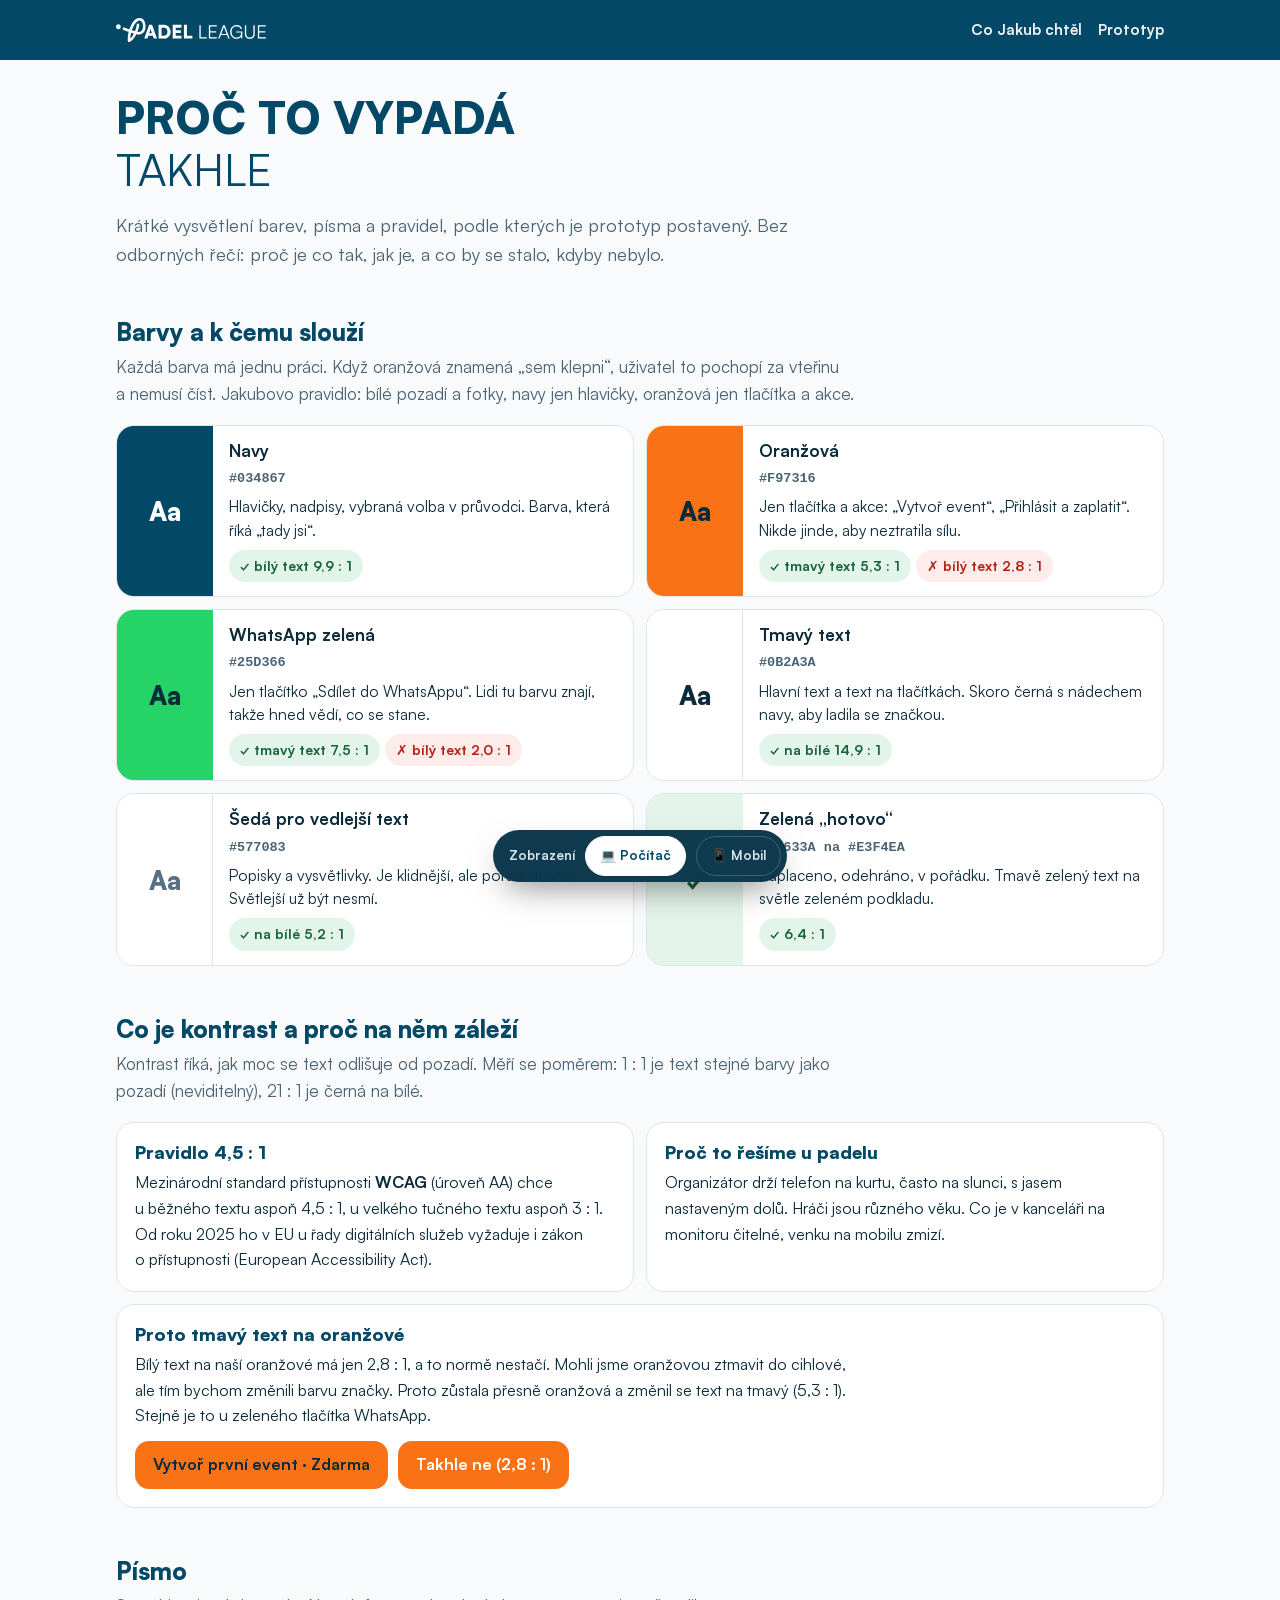
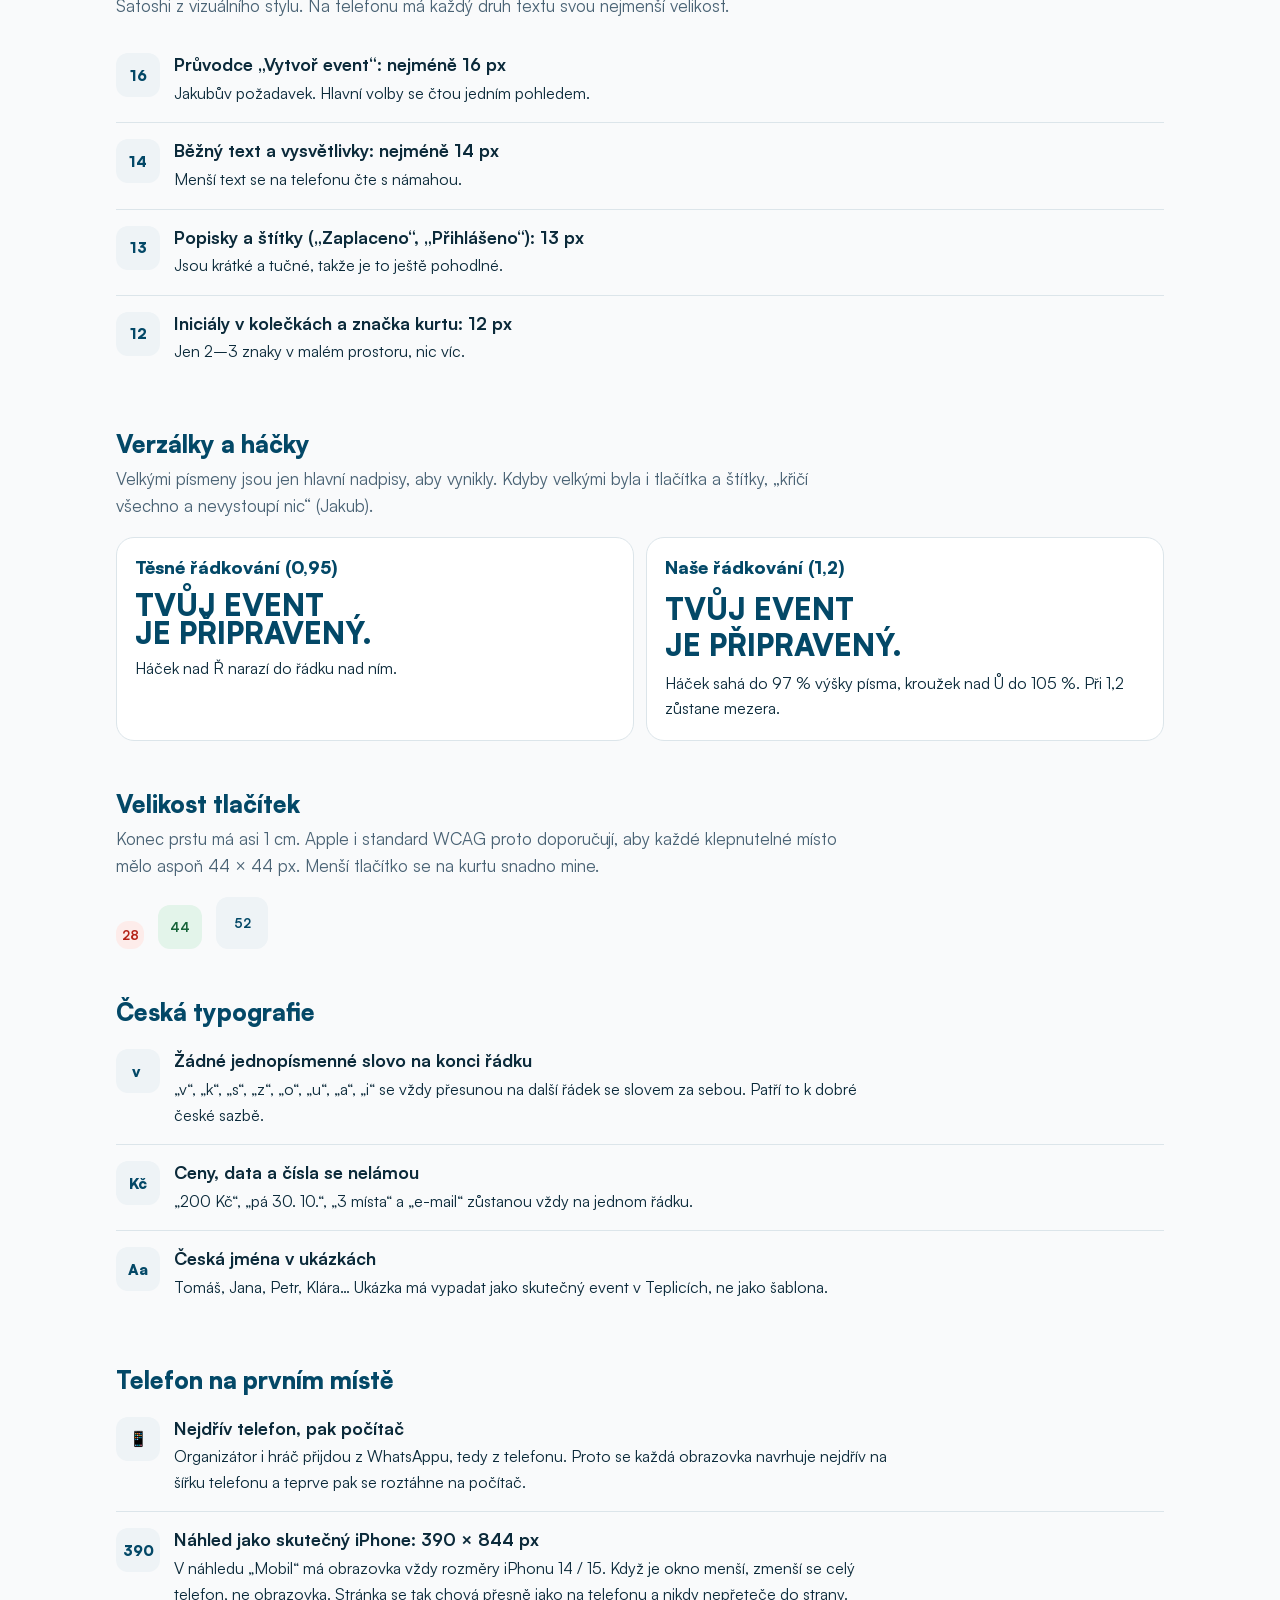
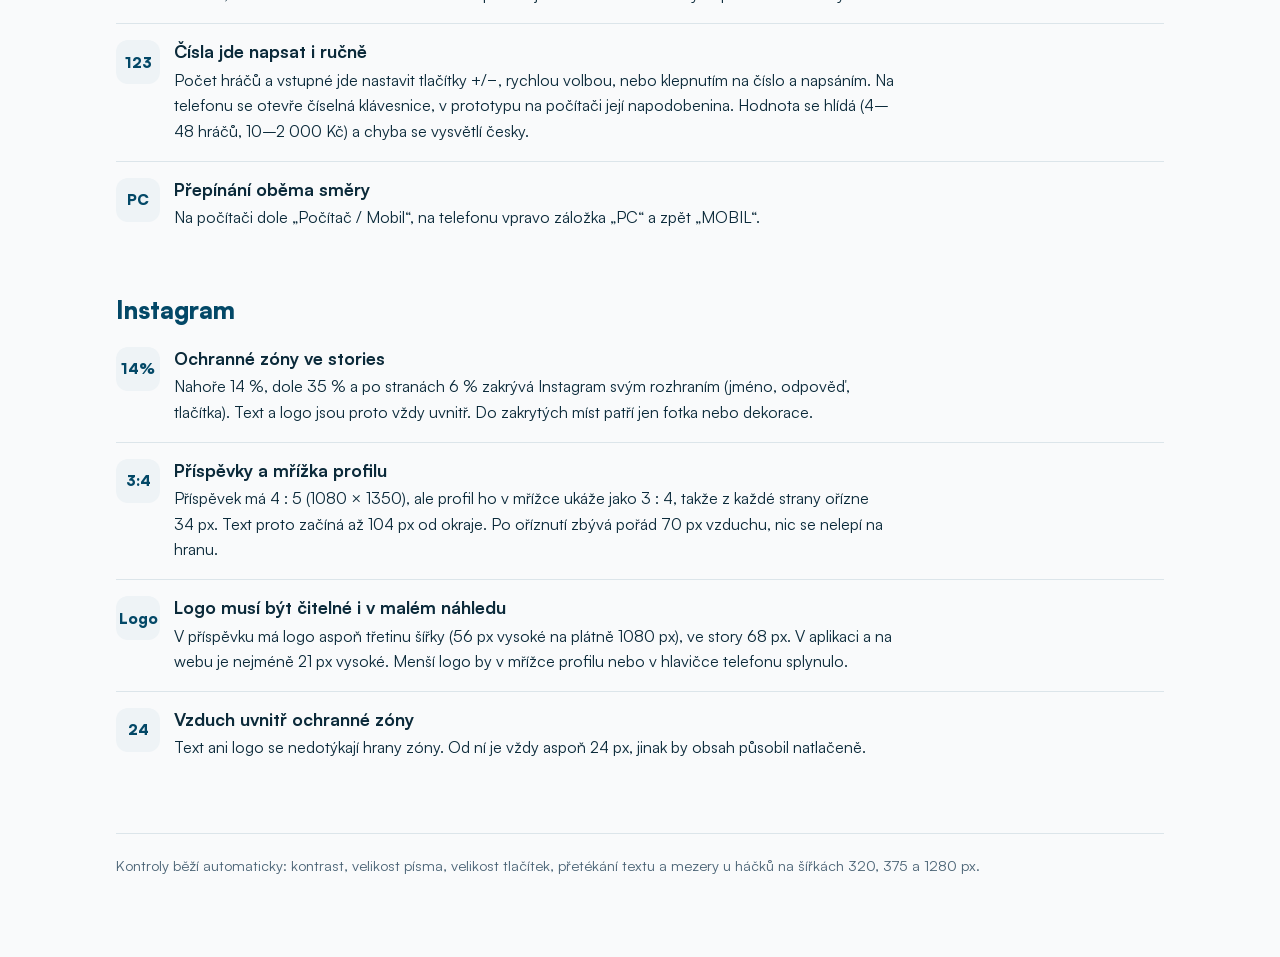
<file: pristupnost.html>
<!doctype html>
<html lang="cs">
<head>
<meta charset="utf-8">
<meta name="viewport" content="width=device-width,initial-scale=1,viewport-fit=cover">
<title>Barvy a pravidla · PadelLeague</title>
<style>
  @font-face{font-family:'Satoshi';src:url(assets/fonts/satoshi-400.woff2) format('woff2');font-weight:400;font-display:swap}
  @font-face{font-family:'Satoshi';src:url(assets/fonts/satoshi-500.woff2) format('woff2');font-weight:500;font-display:swap}
  @font-face{font-family:'Satoshi';src:url(assets/fonts/satoshi-700.woff2) format('woff2');font-weight:700;font-display:swap}
  @font-face{font-family:'Satoshi';src:url(assets/fonts/satoshi-900.woff2) format('woff2');font-weight:900;font-display:swap}
  :root{--navy:#034867;--navy-deep:#022F44;--orange:#F97316;--ink:#0B2A3A;--muted:#4A6375;--line:#DCE5EA;--soft:#EEF3F6;--ground:#F9FAFB;--ok:#17633A;--ok-bg:#E3F4EA;--bad:#B42318;--bad-bg:#FDECEA}
  *{box-sizing:border-box}
  html,body{margin:0;overflow-x:clip}
  body{font:400 17px/1.6 Satoshi,system-ui,sans-serif;color:var(--ink);background:var(--ground);-webkit-font-smoothing:antialiased}
  :focus-visible{outline:3px solid var(--orange);outline-offset:2px}
  .head{position:sticky;top:0;z-index:5;background:var(--navy);color:#fff}
  .head .in{max-width:1080px;margin:0 auto;padding:0 16px;display:flex;align-items:center;justify-content:space-between;gap:12px;min-height:60px}
  .head .logo{display:flex;align-items:center;min-height:44px;color:#fff}.head .logo svg{height:24px;width:auto;display:block}
  .head nav{display:flex;gap:16px;font-size:15px;font-weight:600}
  .head nav a{color:#fff;text-decoration:none;min-height:44px;display:inline-flex;align-items:center;opacity:.92}
  main{max-width:1080px;margin:0 auto;padding:28px 16px 80px}
  h1{margin:0;font:900 32px/1.2 Satoshi,sans-serif;text-transform:uppercase;color:var(--navy);padding-top:.08em}
  h1 span{display:block;font-weight:300}
  .lead{margin:14px 0 0;color:var(--muted);max-width:60ch;font-size:18px}
  h2{margin:48px 0 6px;font:800 24px/1.25 Satoshi,sans-serif;color:var(--navy)}
  h2+p{margin:0 0 18px;color:var(--muted);max-width:62ch}
  p{max-width:66ch}
  .sw{display:grid;grid-template-columns:1fr;gap:12px}
  .c{background:#fff;border:1px solid var(--line);border-radius:18px;overflow:hidden;display:grid;grid-template-columns:96px 1fr}
  .c .chip{display:grid;place-items:center;font:900 26px/1 Satoshi,sans-serif;min-height:112px}
  .c .tx{padding:14px 16px}
  .c b{display:block;font-size:17px;line-height:1.3}
  .c code{font:600 13.5px/1 ui-monospace,Menlo,monospace;color:var(--muted)}
  .c p{margin:6px 0 0;font-size:15.5px;line-height:1.5;color:var(--ink)}
  .r{display:inline-flex;align-items:center;gap:6px;margin-top:8px;font-size:14px;font-weight:700;border-radius:99px;padding:5px 11px}
  .r.ok{background:var(--ok-bg);color:var(--ok)}.r.bad{background:var(--bad-bg);color:var(--bad)}
  .ex{display:grid;grid-template-columns:1fr;gap:12px;margin-top:6px}
  .bx{border-radius:18px;padding:18px;border:1px solid var(--line);background:#fff}
  .bx h3{margin:0 0 6px;font:800 18px/1.3 Satoshi,sans-serif;color:var(--navy)}
  .bx p{margin:0;font-size:16px}
  .btns{display:flex;flex-wrap:wrap;gap:10px;margin-top:12px}
  .btns span{display:inline-flex;align-items:center;min-height:48px;padding:0 18px;border-radius:14px;font-weight:700;font-size:16px}
  .rule{display:grid;grid-template-columns:44px 1fr;gap:14px;align-items:start;padding:16px 0;border-top:1px solid var(--line)}
  .rule:first-of-type{border-top:0}
  .rule i{width:44px;height:44px;border-radius:12px;background:var(--soft);display:grid;place-items:center;font-style:normal;font:900 15px/1 Satoshi,sans-serif;color:var(--navy)}
  .rule b{display:block;font-size:17.5px;line-height:1.35}
  .rule p{margin:4px 0 0;color:var(--ink);font-size:16px}
  .rule small{display:block;margin-top:6px;color:var(--muted);font-size:14.5px}
  .tgt{display:flex;gap:14px;align-items:flex-end;margin-top:10px}
  .tgt span{display:grid;place-items:center;border-radius:12px;font-size:13px;font-weight:700}
  .demo-caps{font:900 30px/var(--lh) Satoshi,sans-serif;text-transform:uppercase;color:var(--navy);margin:8px 0 0;padding-top:.1em}
  footer{margin-top:56px;padding-top:20px;border-top:1px solid var(--line);color:var(--muted);font-size:14.5px}
  @media (min-width:760px){
    h1{font-size:44px}
    .sw{grid-template-columns:1fr 1fr}
    .ex{grid-template-columns:1fr 1fr}
  }
</style>
</head>
<body>
<header class="head"><div class="in">
  <a class="logo" href="index.html" aria-label="PadelLeague" data-logo></a>
  <nav><a href="zadani.html">Co Jakub chtěl</a><a href="index.html">Prototyp</a></nav>
</div></header>

<main>
  <h1>Proč to vypadá<span>takhle</span></h1>
  <p class="lead">Krátké vysvětlení barev, písma a pravidel, podle kterých je prototyp postavený. Bez odborných řečí: proč je co tak, jak je, a co by se stalo, kdyby nebylo.</p>

  <h2>Barvy a k čemu slouží</h2>
  <p>Každá barva má jednu práci. Když oranžová znamená „sem klepni“, uživatel to pochopí za vteřinu a nemusí číst. Jakubovo pravidlo: bílé pozadí a fotky, navy jen hlavičky, oranžová jen tlačítka a akce.</p>
  <div class="sw">
    <div class="c"><div class="chip" style="background:#034867;color:#fff">Aa</div><div class="tx"><b>Navy</b><code>#034867</code><p>Hlavičky, nadpisy, vybraná volba v průvodci. Barva, která říká „tady jsi“.</p><span class="r ok">✓ bílý text 9,9 : 1</span></div></div>
    <div class="c"><div class="chip" style="background:#F97316;color:#0B2A3A">Aa</div><div class="tx"><b>Oranžová</b><code>#F97316</code><p>Jen tlačítka a akce: „Vytvoř event“, „Přihlásit a zaplatit“. Nikde jinde, aby neztratila sílu.</p><span class="r ok">✓ tmavý text 5,3 : 1</span> <span class="r bad">✗ bílý text 2,8 : 1</span></div></div>
    <div class="c"><div class="chip" style="background:#25D366;color:#0B2A3A">Aa</div><div class="tx"><b>WhatsApp zelená</b><code>#25D366</code><p>Jen tlačítko „Sdílet do WhatsAppu“. Lidi tu barvu znají, takže hned vědí, co se stane.</p><span class="r ok">✓ tmavý text 7,5 : 1</span> <span class="r bad">✗ bílý text 2,0 : 1</span></div></div>
    <div class="c"><div class="chip" style="background:#fff;color:#0B2A3A;border-right:1px solid #DCE5EA">Aa</div><div class="tx"><b>Tmavý text</b><code>#0B2A3A</code><p>Hlavní text a text na tlačítkách. Skoro černá s nádechem navy, aby ladila se značkou.</p><span class="r ok">✓ na bílé 14,9 : 1</span></div></div>
    <div class="c"><div class="chip" style="background:#fff;color:#577083;border-right:1px solid #DCE5EA">Aa</div><div class="tx"><b>Šedá pro vedlejší text</b><code>#577083</code><p>Popisky a vysvětlivky. Je klidnější, ale pořád čitelná. Světlejší už být nesmí.</p><span class="r ok">✓ na bílé 5,2 : 1</span></div></div>
    <div class="c"><div class="chip" style="background:#E3F4EA;color:#17633A">✓</div><div class="tx"><b>Zelená „hotovo“</b><code>#17633A na #E3F4EA</code><p>Zaplaceno, odehráno, v pořádku. Tmavě zelený text na světle zeleném podkladu.</p><span class="r ok">✓ 6,4 : 1</span></div></div>
  </div>

  <h2>Co je kontrast a proč na něm záleží</h2>
  <p>Kontrast říká, jak moc se text odlišuje od pozadí. Měří se poměrem: 1 : 1 je text stejné barvy jako pozadí (neviditelný), 21 : 1 je černá na bílé.</p>
  <div class="ex">
    <div class="bx"><h3>Pravidlo 4,5 : 1</h3><p>Mezinárodní standard přístupnosti <b>WCAG</b> (úroveň AA) chce u běžného textu aspoň 4,5 : 1, u velkého tučného textu aspoň 3 : 1. Od roku 2025 ho v EU u řady digitálních služeb vyžaduje i zákon o přístupnosti (European Accessibility Act).</p></div>
    <div class="bx"><h3>Proč to řešíme u padelu</h3><p>Organizátor drží telefon na kurtu, často na slunci, s jasem nastaveným dolů. Hráči jsou různého věku. Co je v kanceláři na monitoru čitelné, venku na mobilu zmizí.</p></div>
  </div>
  <div class="bx" style="margin-top:12px"><h3>Proto tmavý text na oranžové</h3><p>Bílý text na naší oranžové má jen 2,8 : 1, a to normě nestačí. Mohli jsme oranžovou ztmavit do cihlové, ale tím bychom změnili barvu značky. Proto zůstala přesně oranžová a změnil se text na tmavý (5,3 : 1). Stejně je to u zeleného tlačítka WhatsApp.</p>
    <div class="btns"><span style="background:#F97316;color:#0B2A3A">Vytvoř první event · Zdarma</span><span style="background:#F97316;color:#fff">Takhle ne (2,8 : 1)</span></div>
  </div>

  <h2>Písmo</h2>
  <p>Satoshi z vizuálního stylu. Na telefonu má každý druh textu svou nejmenší velikost.</p>
  <div class="rules">
    <div class="rule"><i>16</i><div><b>Průvodce „Vytvoř event“: nejméně 16 px</b><p>Jakubův požadavek. Hlavní volby se čtou jedním pohledem.</p></div></div>
    <div class="rule"><i>14</i><div><b>Běžný text a vysvětlivky: nejméně 14 px</b><p>Menší text se na telefonu čte s námahou.</p></div></div>
    <div class="rule"><i>13</i><div><b>Popisky a štítky („Zaplaceno“, „Přihlášeno“): 13 px</b><p>Jsou krátké a tučné, takže je to ještě pohodlné.</p></div></div>
    <div class="rule"><i>12</i><div><b>Iniciály v kolečkách a značka kurtu: 12 px</b><p>Jen 2–3 znaky v malém prostoru, nic víc.</p></div></div>
  </div>

  <h2>Verzálky a háčky</h2>
  <p>Velkými písmeny jsou jen hlavní nadpisy, aby vynikly. Kdyby velkými byla i tlačítka a štítky, „křičí všechno a nevystoupí nic“ (Jakub).</p>
  <div class="ex">
    <div class="bx"><h3>Těsné řádkování (0,95)</h3><div class="demo-caps" style="--lh:.95">Tvůj event<br>je připravený.</div><p style="margin-top:8px">Háček nad Ř narazí do řádku nad ním.</p></div>
    <div class="bx"><h3>Naše řádkování (1,2)</h3><div class="demo-caps" style="--lh:1.2">Tvůj event<br>je připravený.</div><p style="margin-top:8px">Háček sahá do 97 % výšky písma, kroužek nad Ů do 105 %. Při 1,2 zůstane mezera.</p></div>
  </div>

  <h2>Velikost tlačítek</h2>
  <p>Konec prstu má asi 1 cm. Apple i standard WCAG proto doporučují, aby každé klepnutelné místo mělo aspoň 44 × 44 px. Menší tlačítko se na kurtu snadno mine.</p>
  <div class="tgt" aria-hidden="true"><span style="width:28px;height:28px;background:#FDECEA;color:#B42318">28</span><span style="width:44px;height:44px;background:#E3F4EA;color:#17633A">44</span><span style="width:52px;height:52px;background:#EEF3F6;color:#034867">52</span></div>

  <h2>Česká typografie</h2>
  <div class="rules">
    <div class="rule"><i>v&nbsp;</i><div><b>Žádné jednopísmenné slovo na konci řádku</b><p>„v“, „k“, „s“, „z“, „o“, „u“, „a“, „i“ se vždy přesunou na další řádek se slovem za sebou. Patří to k dobré české sazbě.</p></div></div>
    <div class="rule"><i>Kč</i><div><b>Ceny, data a čísla se nelámou</b><p>„200 Kč“, „pá 30. 10.“, „3 místa“ a „e-mail“ zůstanou vždy na jednom řádku.</p></div></div>
    <div class="rule"><i>Aa</i><div><b>Česká jména v ukázkách</b><p>Tomáš, Jana, Petr, Klára… Ukázka má vypadat jako skutečný event v Teplicích, ne jako šablona.</p></div></div>
  </div>

  <h2>Telefon na prvním místě</h2>
  <div class="rules">
    <div class="rule"><i>📱</i><div><b>Nejdřív telefon, pak počítač</b><p>Organizátor i hráč přijdou z WhatsAppu, tedy z telefonu. Proto se každá obrazovka navrhuje nejdřív na šířku telefonu a teprve pak se roztáhne na počítač.</p></div></div>
    <div class="rule"><i>390</i><div><b>Náhled jako skutečný iPhone: 390 × 844 px</b><p>V náhledu „Mobil“ má obrazovka vždy rozměry iPhonu 14 / 15. Když je okno menší, zmenší se celý telefon, ne obrazovka. Stránka se tak chová přesně jako na telefonu a nikdy nepřeteče do strany.</p></div></div>
    <div class="rule"><i>123</i><div><b>Čísla jde napsat i ručně</b><p>Počet hráčů a vstupné jde nastavit tlačítky +/−, rychlou volbou, nebo klepnutím na číslo a napsáním. Na telefonu se otevře číselná klávesnice, v prototypu na počítači její napodobenina. Hodnota se hlídá (4–48 hráčů, 10–2 000 Kč) a chyba se vysvětlí česky.</p></div></div>
    <div class="rule"><i>PC</i><div><b>Přepínání oběma směry</b><p>Na počítači dole „Počítač / Mobil“, na telefonu vpravo záložka „PC“ a zpět „MOBIL“.</p></div></div>
  </div>

  <h2>Instagram</h2>
  <div class="rules">
    <div class="rule"><i>14%</i><div><b>Ochranné zóny ve stories</b><p>Nahoře 14 %, dole 35 % a po stranách 6 % zakrývá Instagram svým rozhraním (jméno, odpověď, tlačítka). Text a logo jsou proto vždy uvnitř. Do zakrytých míst patří jen fotka nebo dekorace.</p></div></div>
    <div class="rule"><i>3:4</i><div><b>Příspěvky a mřížka profilu</b><p>Příspěvek má 4 : 5 (1080 × 1350), ale profil ho v mřížce ukáže jako 3 : 4, takže z každé strany ořízne 34 px. Text proto začíná až 104 px od okraje. Po oříznutí zbývá pořád 70 px vzduchu, nic se nelepí na hranu.</p></div></div>
    <div class="rule"><i>Logo</i><div><b>Logo musí být čitelné i v malém náhledu</b><p>V příspěvku má logo aspoň třetinu šířky (56 px vysoké na plátně 1080 px), ve story 68 px. V aplikaci a na webu je nejméně 21 px vysoké. Menší logo by v mřížce profilu nebo v hlavičce telefonu splynulo.</p></div></div>
    <div class="rule"><i>24</i><div><b>Vzduch uvnitř ochranné zóny</b><p>Text ani logo se nedotýkají hrany zóny. Od ní je vždy aspoň 24 px, jinak by obsah působil natlačeně.</p></div></div>
  </div>

  <footer>Kontroly běží automaticky: kontrast, velikost písma, velikost tlačítek, přetékání textu a mezery u háčků na šířkách 320, 375 a 1280 px.</footer>
</main>
<script src="instagram/logos.js?v=10"></script>
<script>document.querySelectorAll('[data-logo]').forEach(function (a) { if (window.PL_LOGO) a.innerHTML = window.PL_LOGO.full; });</script>
<script src="assets/js/typo.js?v=3"></script>
<script src="assets/js/preview.js?v=4"></script>
</body>
</html>
</file>
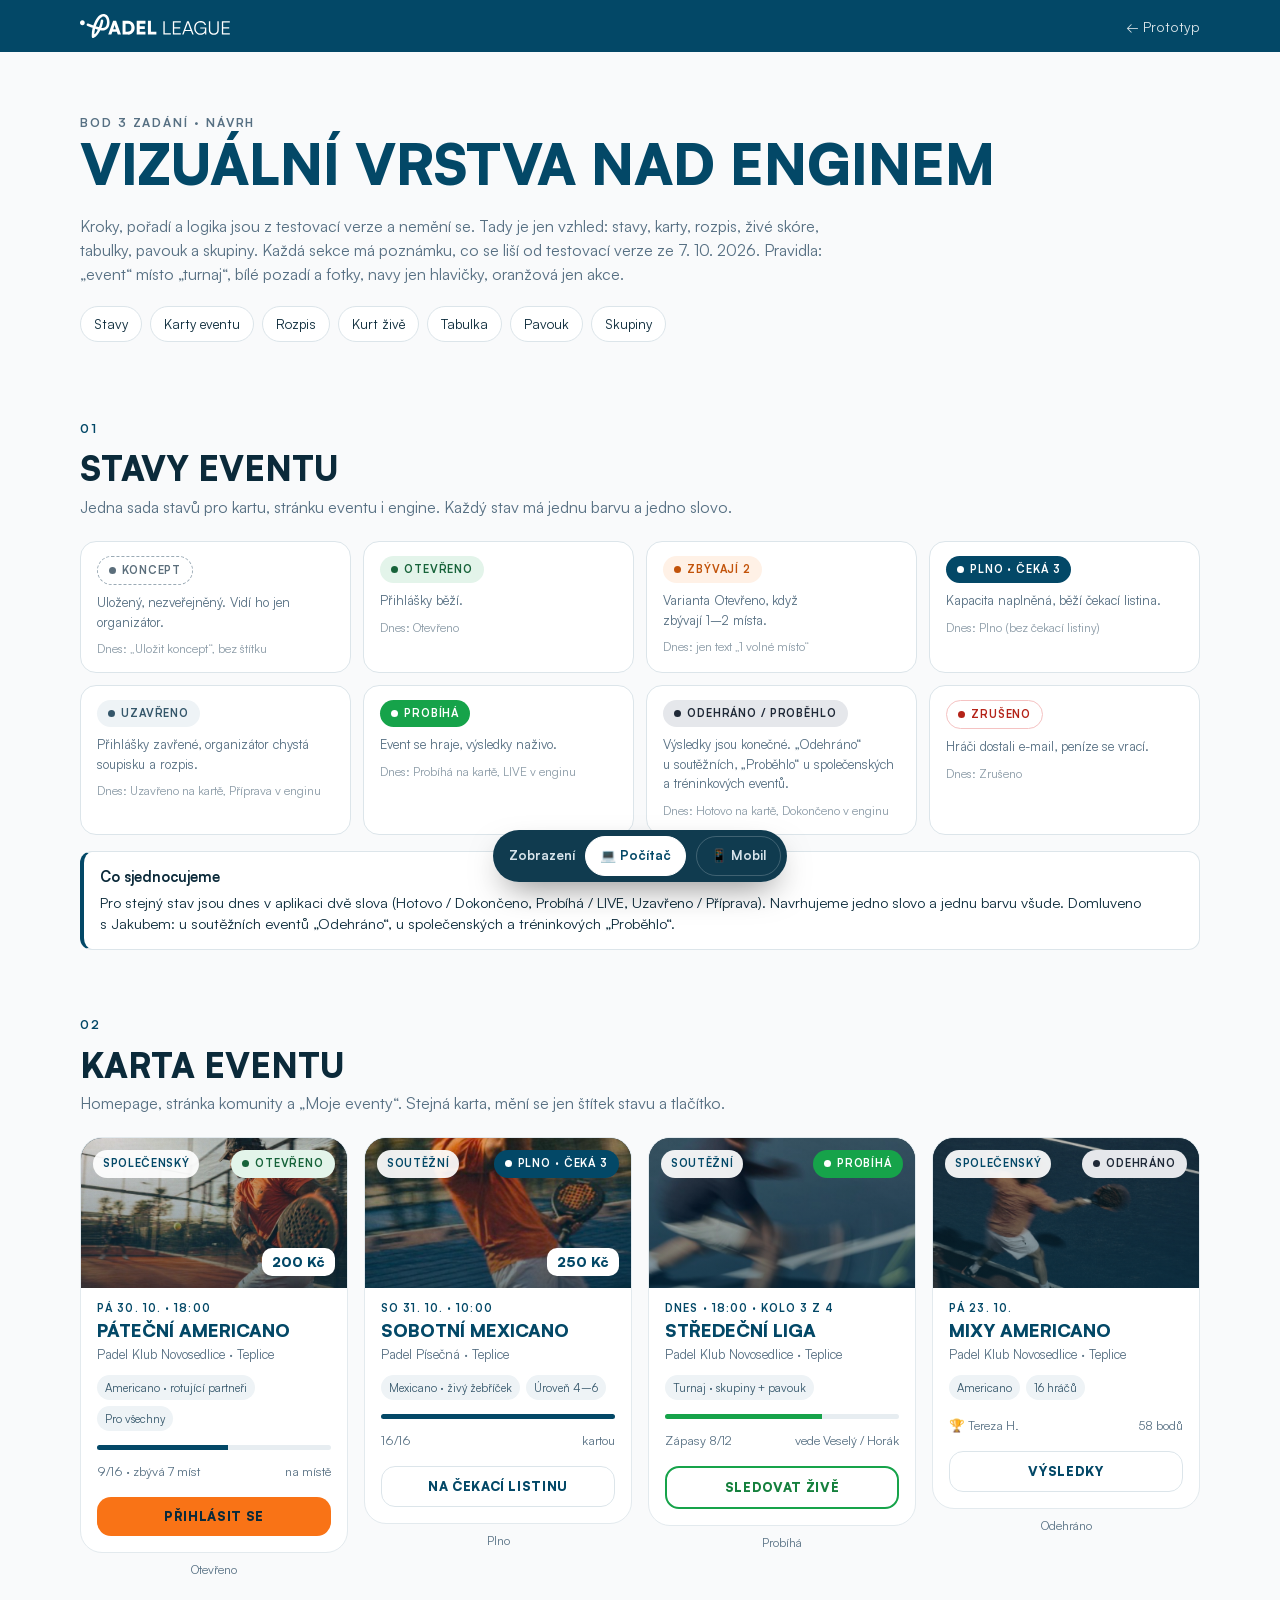
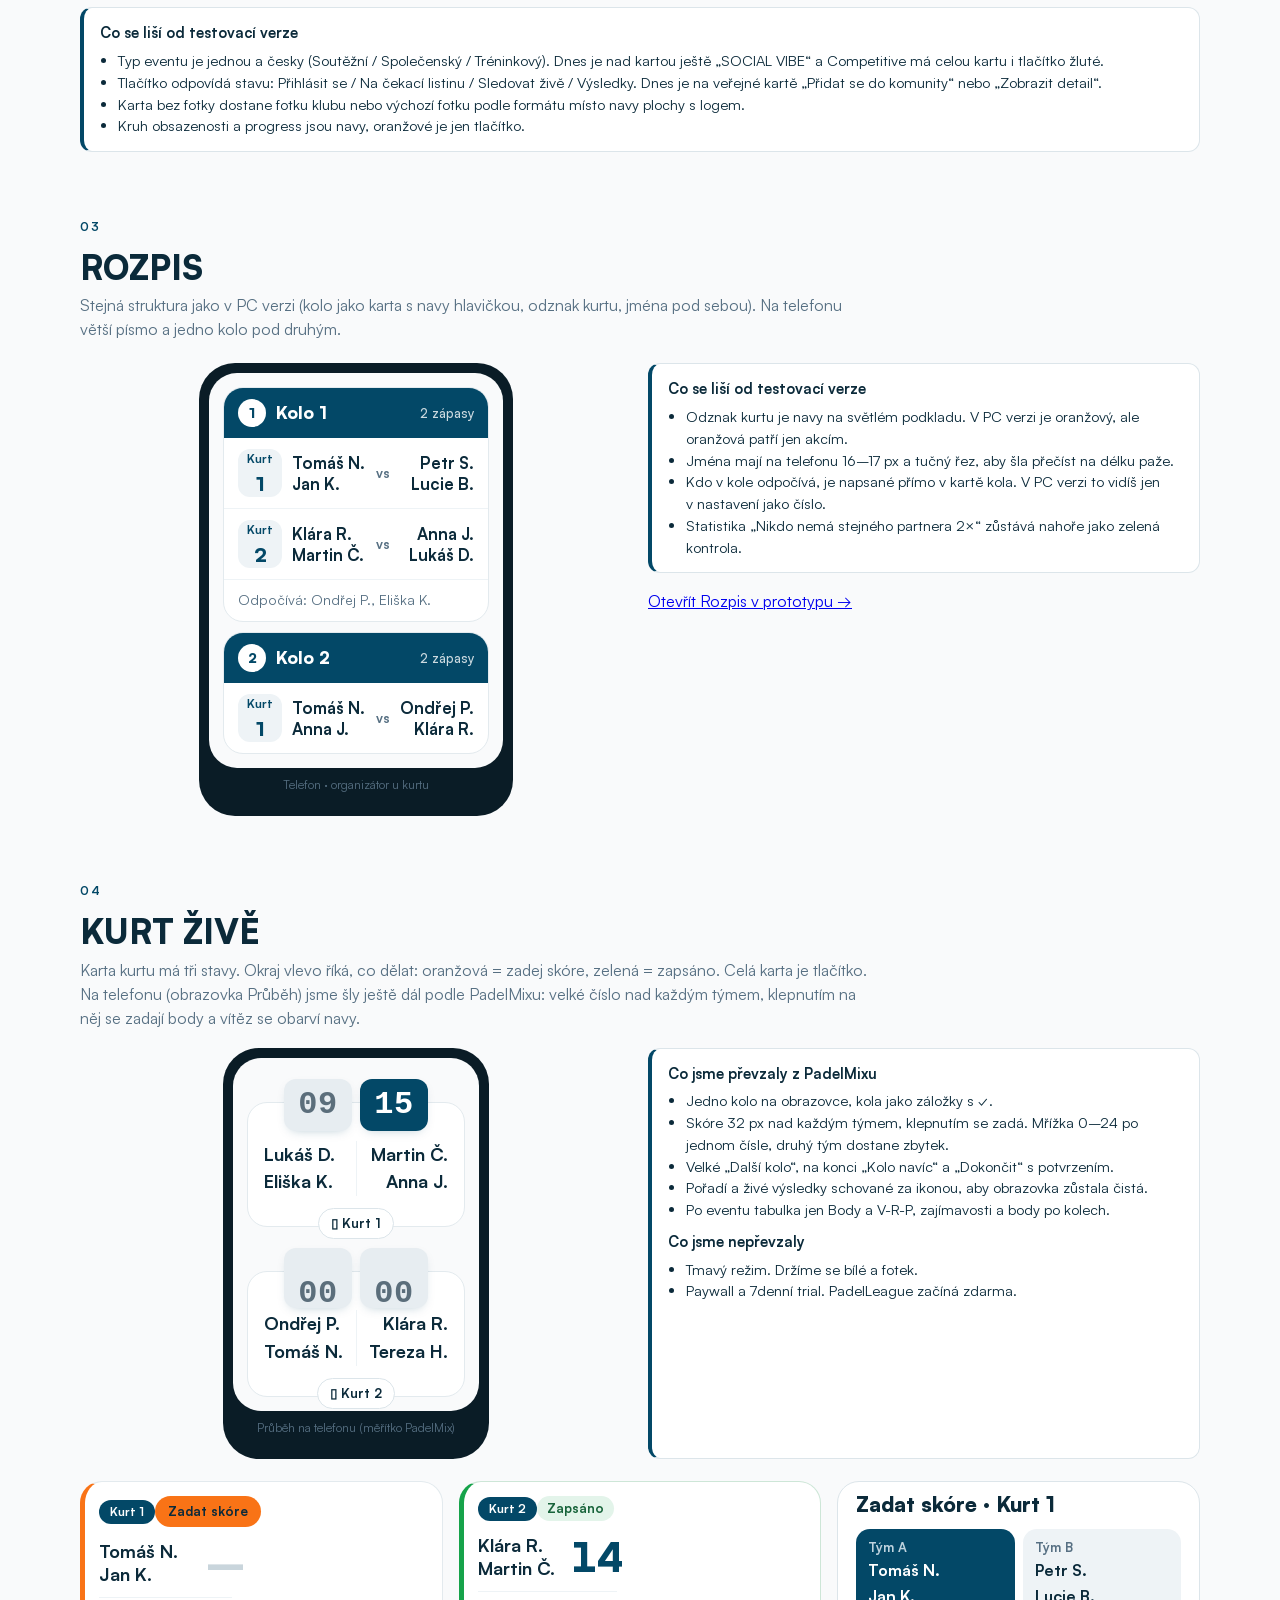
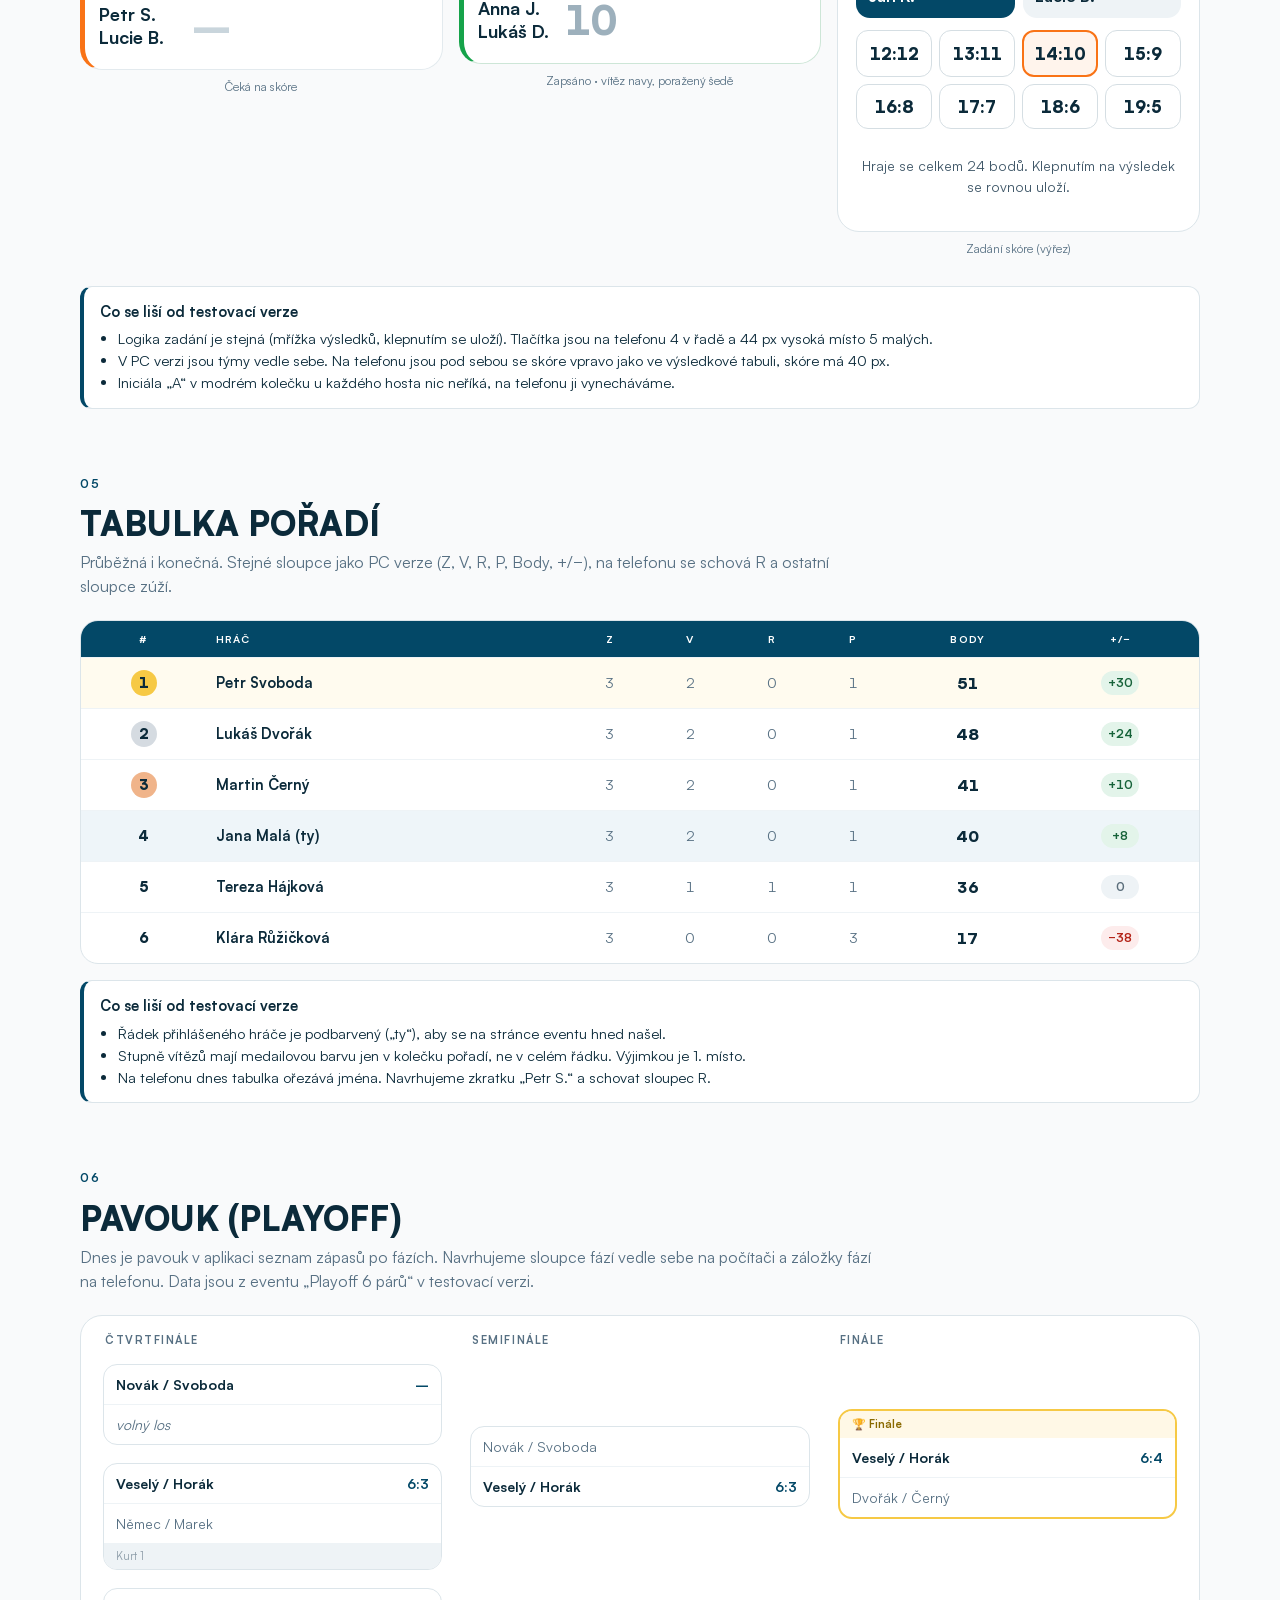
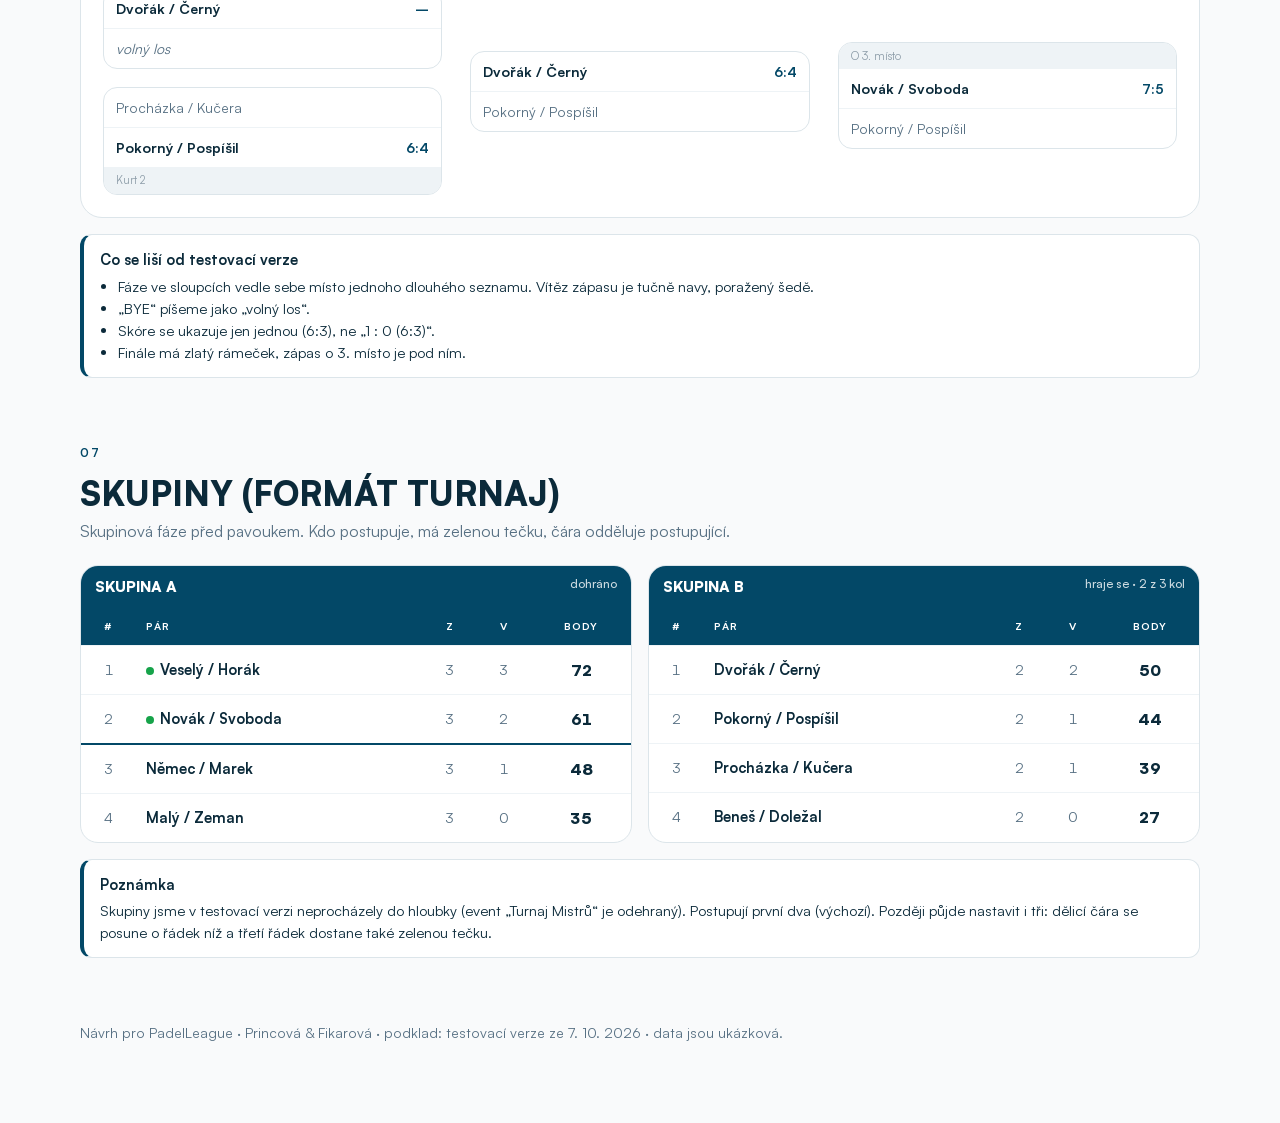
<file: vizualni-vrstva.html>
<!doctype html>
<html lang="cs">
<head>
<meta charset="utf-8">
<meta name="viewport" content="width=device-width, initial-scale=1, viewport-fit=cover">
<title>PadelLeague · Vizuální vrstva</title>
<meta name="description" content="Návrh vizuální vrstvy nad průvodcem a enginem PadelLeague: stavy, karty, rozpis, tabulky, pavouk.">
<meta name="theme-color" content="#034867">
<link rel="stylesheet" href="assets/css/app.css?v=42">
<style>
  body{background:var(--ground);color:var(--ink);font-size:16px;line-height:1.5}
  .wrap{max-width:1160px;margin:0 auto;padding:0 20px 80px}
  .nav{background:var(--navy);color:#fff}
  .nav .wrap{display:flex;justify-content:space-between;align-items:center;gap:12px;padding-top:14px;padding-bottom:14px}
  .nav a{color:#fff;text-decoration:none;font-size:14px;opacity:.85}
  header.vtop{padding:48px 0 12px}
  header.vtop h1{margin:0;font:900 clamp(32px,5vw,56px)/1.2 var(--f-display);text-transform:uppercase;color:var(--navy)}
  header.vtop p{max-width:70ch;color:var(--muted);margin:16px 0 0}
  .toc{display:flex;flex-wrap:wrap;gap:8px;margin-top:20px}
  .toc a{background:#fff;border:1px solid var(--line);border-radius:99px;padding:7px 13px;font-size:13.5px;color:var(--ink);text-decoration:none}
  section.s{padding-top:56px}
  .eyebrow{font:700 12px/1.2 var(--f-body);letter-spacing:.16em;text-transform:uppercase;color:var(--navy)}
  h2.t{margin:10px 0 6px;font:900 clamp(24px,3vw,34px)/1.2 var(--f-display);text-transform:uppercase}
  .lead{color:var(--muted);max-width:72ch;margin:0}
  .fix{margin:16px 0 0;padding:14px 16px;background:#fff;border:1px solid var(--line);border-left:4px solid var(--navy);border-radius:12px;font-size:14.5px}
  .fix b{display:block;margin-bottom:4px}
  .fix ul{margin:6px 0 0;padding-left:18px}
  .grid{display:grid;gap:16px;margin-top:22px}
  .g2{grid-template-columns:repeat(2,minmax(0,1fr))}
  .g3{grid-template-columns:repeat(3,minmax(0,1fr))}
  .g4{grid-template-columns:repeat(4,minmax(0,1fr))}
  .cap{font-size:12px;color:var(--muted);margin-top:8px;text-align:center}
  @media (max-width:900px){.g3,.g4{grid-template-columns:repeat(2,minmax(0,1fr))}}
  @media (max-width:620px){.g2,.g3,.g4{grid-template-columns:1fr}}

  /* stavy */
  .states{display:grid;grid-template-columns:repeat(auto-fill,minmax(250px,1fr));gap:12px;margin-top:22px}
  .state{background:#fff;border:1px solid var(--line);border-radius:16px;padding:14px 16px;display:flex;flex-direction:column;gap:8px}
  .state small{color:var(--muted);font-size:13px}
  .state .was{font-size:12px;color:#8A9AA6}
  .sp{display:inline-flex;align-items:center;gap:6px;font:700 11px/1.2 var(--f-body);letter-spacing:.08em;text-transform:uppercase;padding:7px 11px;border-radius:99px;align-self:flex-start;white-space:nowrap}
  .sp::before{content:"";width:7px;height:7px;border-radius:50%;background:currentColor}
  .sp.draft{border:1px dashed #9AAAB5;color:#5B6E7B}
  .sp.open{background:var(--ok-bg);color:var(--ok)}
  .sp.last{background:#FFF1E6;color:var(--orange-ink)}
  .sp.full{background:var(--navy);color:#fff}
  .sp.closed{background:var(--soft);color:#34566A}
  .sp.live{background:#16A34A;color:#fff}
  .sp.live::before{animation:blink 1.2s infinite}
  .sp.done{background:#E5E7EB;color:#1F2937}
  .sp.cancel{border:1px solid #F5C2C2;color:#B42318}
  @keyframes blink{50%{opacity:.25}}
  @media (prefers-reduced-motion:reduce){.sp.live::before{animation:none}}

  /* karta eventu */
  .ec{background:#fff;border:1px solid #E3EAEE;border-radius:22px;overflow:hidden;display:flex;flex-direction:column}
  .ec .im{position:relative;height:150px;background:#0b2a3a}
  .ec .im img{position:absolute;inset:0;width:100%;height:100%;object-fit:cover}
  .ec .im::after{content:"";position:absolute;inset:0;background:linear-gradient(180deg,rgba(2,47,68,.1),rgba(2,47,68,.55))}
  .ec .im .sp{position:absolute;top:12px;right:12px;z-index:2}
  .ec .im .vibe{position:absolute;top:12px;left:12px;z-index:2;background:rgba(255,255,255,.92);color:var(--navy);font:700 11px/1.2 var(--f-body);letter-spacing:.06em;text-transform:uppercase;padding:7px 10px;border-radius:99px}
  .ec .im .pr{position:absolute;right:12px;bottom:12px;z-index:2;background:#fff;color:var(--navy);font:900 14px/1 var(--f-display);padding:7px 10px;border-radius:10px}
  .ec .b{padding:14px 16px 16px;display:flex;flex-direction:column;gap:4px;flex:1}
  .ec .d{font:700 11px/1.2 var(--f-body);letter-spacing:.1em;text-transform:uppercase;color:var(--navy)}
  .ec .n{font:900 18px/1.2 var(--f-display);text-transform:uppercase;color:var(--navy)}
  .ec .m{font-size:13px;color:var(--muted)}
  .ec .tg{display:flex;gap:6px;flex-wrap:wrap;margin-top:6px}
  .ec .tg span{font-size:11.5px;padding:4px 8px;border-radius:99px;background:var(--soft);color:#34566A}
  .ec .bar{height:5px;border-radius:99px;background:#E7EDF1;margin-top:10px;overflow:hidden}
  .ec .bar i{display:block;height:100%;background:var(--navy)}
  .ec .f{display:flex;justify-content:space-between;align-items:center;margin-top:8px;font-size:12.5px;color:var(--muted)}
  .ec .btn{margin-top:12px;display:block;text-align:center;border-radius:14px;padding:12px;font:900 13px/1.2 var(--f-display);text-transform:uppercase;letter-spacing:.05em}
  .btn.go{background:var(--orange);color:#fff}
  .btn.sec{background:#fff;border:1px solid var(--line);color:var(--navy)}
  .btn.live{background:#fff;border:2px solid #16A34A;color:#15803D}
  .ec.dim .im img{filter:grayscale(.6)}

  /* tabulka */
  .tbl{background:#fff;border:1px solid var(--line);border-radius:18px;overflow:hidden}
  .tbl table{width:100%;border-collapse:collapse;font-variant-numeric:tabular-nums}
  .tbl{overflow:hidden}
  .tbl th{background:var(--navy);color:#fff;font:700 10.5px/1.2 var(--f-body);letter-spacing:.1em;text-transform:uppercase;padding:12px 10px;text-align:center}
  .tbl th:nth-child(2){text-align:left}
  .tbl td{padding:12px 10px;border-top:1px solid #EEF3F6;text-align:center;color:var(--muted);font-size:14.5px}
  .tbl td.nm{text-align:left;color:var(--ink);font-weight:600}
  .tbl td.pts{color:var(--ink);font-weight:900;font-size:16px}
  .tbl .pos{display:inline-grid;place-items:center;width:26px;height:26px;border-radius:50%;font-weight:900;color:var(--ink)}
  .tbl tr.m1 .pos{background:#F6C945}.tbl tr.m2 .pos{background:#D5DBE1}.tbl tr.m3 .pos{background:#F0B48A}
  .tbl tr.m1 td{background:#FFFBEF}
  .tbl tr.me td{background:#EEF5F9}
  .df{display:inline-block;min-width:38px;border-radius:99px;padding:3px 6px;font-size:12px;font-weight:700}
  .df.up{background:var(--ok-bg);color:var(--ok)}.df.dn{background:#FDECEC;color:#B42318}.df.eq{background:var(--soft);color:#5B6E7B}
  @media (max-width:620px){.tbl .hide-m{display:none}.tbl th,.tbl td{padding:10px 5px;font-size:13.5px}.tbl .pos{width:22px;height:22px}.df{min-width:0}}

  /* pavouk */
  .br{display:grid;grid-template-columns:repeat(3,minmax(0,1fr));gap:28px;align-items:center;margin-top:22px;background:#fff;border:1px solid var(--line);border-radius:22px;padding:22px}
  .col{display:flex;flex-direction:column;gap:18px;justify-content:space-around;height:100%}
  .col h4{margin:0 0 4px;font:700 11px/1.2 var(--f-body);letter-spacing:.14em;text-transform:uppercase;color:var(--muted)}
  .mt{border:1px solid var(--line);border-radius:14px;overflow:hidden;position:relative;background:#fff}
  .mt .tm{display:flex;justify-content:space-between;gap:8px;padding:9px 12px;font-size:14px;color:var(--muted)}
  .mt .tm + .tm{border-top:1px solid #EEF3F6}
  .mt .tm.w{color:var(--ink);font-weight:700}
  .mt .tm.w b{color:var(--navy)}
  .mt .tm b{font-variant-numeric:tabular-nums}
  .mt .meta{font-size:11px;color:#8A9AA6;padding:5px 12px;background:var(--soft)}
  .mt.bye .tm:last-child{font-style:italic}
  .mt.final{border:2px solid #F6C945}
  .mt.final .meta{background:#FFF8E6;color:#8A6A00;font-weight:700}
  .br{padding-top:48px}
  .col{position:relative}
  .col h4{position:absolute;top:-30px;left:2px}
  .col.c1 .mt,.col.c2 .mt{box-shadow:6px 0 0 -4px transparent}
  .third{margin-top:14px}
  .br-m{display:none}
  @media (max-width:760px){.br{display:none}.br-m{display:block;margin-top:22px}}
  .br-m .tabs{margin-bottom:12px}
  .br-m .mt{margin-bottom:10px}

  /* skupiny */
  .grp h4{margin:0;padding:12px 14px;background:var(--navy);color:#fff;font:900 15px/1.2 var(--f-display);text-transform:uppercase;display:flex;justify-content:space-between}
  .grp h4 small{font:500 12px/1 var(--f-body);text-transform:none;opacity:.8}
  .adv{display:inline-block;width:8px;height:8px;border-radius:50%;background:#16A34A;margin-right:6px}

  /* telefon pro mobilní ukázky */
  .ph{max-width:340px;margin:0 auto;border-radius:36px;padding:10px;background:#0A1C26}
  .ph .in{border-radius:28px;background:var(--ground);padding:14px;display:flex;flex-direction:column;gap:10px}
  footer{margin-top:64px;color:var(--muted);font-size:14px}
  .btn.go{color:var(--ink)}
</style>
<script>
/* Čísla se nelámou od slov a „·“ nezačíná řádek (stejné pravidlo jako v aplikaci) */
window.plGlue = function (root) {
  var w = document.createTreeWalker(root || document.body, NodeFilter.SHOW_TEXT), n;
  while ((n = w.nextNode())) {
    if (/^(SCRIPT|STYLE)$/.test(n.parentNode.nodeName)) continue;
    var s = n.data, o = s.replace(/(\d[.,]?) (?=[\dA-Za-zÀ-ž(%])/g, '$1\u00a0').replace(/([A-Za-zÀ-ž]) (\d)/g, '$1\u00a0$2').replace(/ · /g, '\u00a0· ').replace(/ ([–—-]) /g, '\u00a0$1 ').replace(/(\d)[–-](\d)/g, '$1\u2060–\u2060$2').replace(/(\d) : (\d)/g, '$1\u00a0:\u00a0$2');
    if (o !== s) n.data = o;
  }
};
document.addEventListener('DOMContentLoaded', function () { plGlue(); });
</script>
</head>
<body>
<header class="nav"><div class="wrap"><a href="index.html" class="logo" style="opacity:1"><span class="pl-logo" role="img" aria-label="PadelLeague"><svg viewBox="0 0 712.4 114.1" xmlns="http://www.w3.org/2000/svg" fill="currentColor" aria-hidden="true"><path d="M149.1,97.9h-14.9l23.3-65.4h14l23.3,65.4h-15.2l-4.6-13.8h-21.1l-4.7,13.8ZM162.6,58.1l-4.7,14h12.9l-4.7-14c-.4-1.1-.7-2.3-1.1-3.4-.4-1.2-.6-2.2-.7-2.9-.1.8-.3,1.7-.7,2.9-.3,1.1-.7,2.3-1.1,3.5Z"/><path d="M228,97.9h-25.6V32.5h24.8c6.4,0,12.1,1.4,16.9,4.2,4.9,2.8,8.7,6.6,11.5,11.6,2.8,5,4.2,10.7,4.2,17.2s-1.3,12-4,16.9c-2.7,4.9-6.4,8.7-11.1,11.5-4.7,2.8-10.2,4.2-16.5,4.2ZM216.6,39v52.5l-6.8-6.9h16.7c3.8,0,7-.8,9.7-2.3,2.7-1.5,4.7-3.7,6.1-6.6,1.4-2.9,2.1-6.3,2.1-10.3s-.8-7.6-2.3-10.6-3.7-5.2-6.5-6.7c-2.8-1.6-6.2-2.3-10.1-2.3h-15.8l6.8-6.7Z"/><path d="M311.2,97.9h-41.6V32.5h41.6v13.3h-31.2l4-3.7v16.5h24.1v12.6h-24.1v17.2l-4-3.7h31.2v13.3Z"/><path d="M337.2,32.5v65.4h-14.3V32.5h14.3ZM325.5,97.9v-13.3h37.6v13.3h-37.6Z"/><path d="M402.8,34.6v63.3h-6.4v-63.3h6.4ZM397.5,97.9v-5.8h34.4v5.8h-34.4Z"/><path d="M479.4,97.9h-37.9v-63.3h37.8v5.8h-35.5l4-3.4v26.3h28.6v5.7h-28.6v26.5l-4-3.4h35.5v5.8Z"/><path d="M492.3,97.9h-6.5l23.3-63.3h7.9l23.5,63.3h-6.6l-6.2-16.8h-29.2l-6.2,16.8ZM512.2,43.6l-11.8,32h25.2l-11.8-32c-.1-.5-.3-.9-.4-1.4-.2-.5-.3-.9-.4-1.1,0,.3-.2.7-.3,1.2-.1.5-.3,1-.5,1.4Z"/><path d="M573.3,39.6c-4.8,0-9.1,1.1-12.6,3.4-3.6,2.2-6.4,5.4-8.3,9.4-1.9,4-2.9,8.8-2.9,14.2s1,10.2,3,14.1c2,4,4.8,7,8.4,9.1,3.6,2.1,7.8,3.2,12.5,3.2s5.3-.4,7.8-1.1c2.5-.7,4.7-1.8,6.7-3.4,2-1.6,3.6-3.7,4.7-6.3,1.2-2.6,1.8-5.8,1.8-9.6v-6.3l3.1,3.1h-26v-5.7h28.9v34.3h-5l-.8-13.1.9,1.5c-.9,2.3-2.5,4.4-4.6,6.3-2.1,1.9-4.6,3.4-7.6,4.6s-6.4,1.7-10.1,1.7c-6,0-11.2-1.3-15.8-4-4.6-2.7-8.1-6.5-10.7-11.4s-3.8-10.6-3.8-17.1,1.3-12.2,3.8-17.2,6.1-8.8,10.7-11.6c4.6-2.8,9.9-4.2,15.9-4.2s8.5.8,12.2,2.4,6.7,3.8,9.1,6.7c2.4,2.9,4,6.2,4.9,10h-6.9c-1.3-4.4-3.7-7.6-7.2-9.8-3.5-2.2-7.5-3.3-12.2-3.3Z"/><path d="M612.7,75.9v-41.3h6.4v41c0,5.5,1.5,9.8,4.4,12.7,2.9,2.9,7.2,4.4,12.7,4.4s9.5-1.5,12.5-4.5c2.9-3,4.4-7.2,4.4-12.7v-41h6.4v41.3c0,4.8-.9,8.9-2.8,12.3-1.9,3.4-4.5,6.1-8,8-3.5,1.9-7.6,2.8-12.5,2.8s-9.1-.9-12.6-2.7c-3.5-1.8-6.2-4.5-8.1-8-1.9-3.5-2.8-7.6-2.8-12.4Z"/><path d="M712.4,97.9h-37.9v-63.3h37.8v5.8h-35.5l4-3.4v26.3h28.6v5.7h-28.6v26.5l-4-3.4h35.5v5.8Z"/><path d="M98.8,31.2c-2.2,14.2-6.5,28.1-13,40.9-5.5,10.7-13.1,25.7-25.2,29.7,2.6,2,5.2,4,7.8,6-.9-17.9,1.7-35.6,7.8-52.4,3.1-8.5,7.2-16.7,12-24.4,4.1-6.6,9.2-13.8,16.5-17.2,7.3-3.4,14.8-.2,19,6.4,4.5,6.9,5.1,16,4.2,24-.7,6.9-3.1,14.6-9,18.8-6.8,4.8-15.9,3.3-23.4,1.3-19.1-5.2-37.8-12.8-56.4-19.3-7.5-2.6-10.8,9.3-3.3,11.9,10.2,3.6,20.5,7.1,30.7,10.7,10,3.5,20.1,7.7,30.5,9.8,10.3,2,21.2,1.7,29.8-4.9,7.3-5.6,11.3-14.2,12.8-23.1,3.1-18.4-2.1-44.6-23.8-48.9-21.7-4.2-36.4,18.9-44.6,35.3-11.2,22.2-16.5,47.1-15.2,72,.2,3.8,3.8,7.3,7.8,6,14.8-4.9,23.9-19.3,31-32.4,7.9-14.6,13.3-30.5,15.9-46.9,1.2-7.8-10.7-11.2-11.9-3.3h0Z"/><path d="M11.2,53.2c15,0,15-23.3,0-23.3s-15,23.3,0,23.3h0Z"/></svg></span></a><a href="index.html">← Prototyp</a></div></header>
<div class="wrap">
  <header class="vtop">
    <p class="eyebrow">Bod 3 zadání · návrh</p>
    <h1>Vizuální vrstva nad enginem</h1>
    <p>Kroky, pořadí a logika jsou z testovací verze a nemění se. Tady je jen vzhled: stavy, karty, rozpis, živé skóre, tabulky, pavouk a skupiny. Každá sekce má poznámku, co se liší od testovací verze ze 7. 10. 2026. Pravidla: „event“ místo „turnaj“, bílé pozadí a fotky, navy jen hlavičky, oranžová jen akce.</p>
    <nav class="toc" aria-label="Obsah"><a href="#stavy">Stavy</a><a href="#karty">Karty eventu</a><a href="#rozpis">Rozpis</a><a href="#kurt">Kurt živě</a><a href="#tabulka">Tabulka</a><a href="#pavouk">Pavouk</a><a href="#skupiny">Skupiny</a></nav>
  </header>

  <section class="s" id="stavy">
    <p class="eyebrow">01</p>
    <h2 class="t">Stavy eventu</h2>
    <p class="lead">Jedna sada stavů pro kartu, stránku eventu i engine. Každý stav má jednu barvu a jedno slovo.</p>
    <div class="states">
      <div class="state"><span class="sp draft">Koncept</span><small>Uložený, nezveřejněný. Vidí ho jen organizátor.</small><span class="was">Dnes: „Uložit koncept“, bez štítku</span></div>
      <div class="state"><span class="sp open">Otevřeno</span><small>Přihlášky běží.</small><span class="was">Dnes: Otevřeno</span></div>
      <div class="state"><span class="sp last">Zbývají 2</span><small>Varianta Otevřeno, když zbývají 1–2 místa.</small><span class="was">Dnes: jen text „1 volné místo“</span></div>
      <div class="state"><span class="sp full">Plno · čeká 3</span><small>Kapacita naplněná, běží čekací listina.</small><span class="was">Dnes: Plno (bez čekací listiny)</span></div>
      <div class="state"><span class="sp closed">Uzavřeno</span><small>Přihlášky zavřené, organizátor chystá soupisku a rozpis.</small><span class="was">Dnes: Uzavřeno na kartě, Příprava v enginu</span></div>
      <div class="state"><span class="sp live">Probíhá</span><small>Event se hraje, výsledky naživo.</small><span class="was">Dnes: Probíhá na kartě, LIVE v enginu</span></div>
      <div class="state"><span class="sp done">Odehráno / Proběhlo</span><small>Výsledky jsou konečné. „Odehráno“ u soutěžních, „Proběhlo“ u společenských a tréninkových eventů.</small><span class="was">Dnes: Hotovo na kartě, Dokončeno v enginu</span></div>
      <div class="state"><span class="sp cancel">Zrušeno</span><small>Hráči dostali e-mail, peníze se vrací.</small><span class="was">Dnes: Zrušeno</span></div>
    </div>
    <div class="fix"><b>Co sjednocujeme</b>Pro stejný stav jsou dnes v aplikaci dvě slova (Hotovo / Dokončeno, Probíhá / LIVE, Uzavřeno / Příprava). Navrhujeme jedno slovo a jednu barvu všude. Domluveno s Jakubem: u soutěžních eventů „Odehráno“, u společenských a tréninkových „Proběhlo“.</div>
  </section>

  <section class="s" id="karty">
    <p class="eyebrow">02</p>
    <h2 class="t">Karta eventu</h2>
    <p class="lead">Homepage, stránka komunity a „Moje eventy“. Stejná karta, mění se jen štítek stavu a tlačítko.</p>
    <div class="grid g4">
      <div><div class="ec"><div class="im"><img src="assets/img/court-orange-close.jpg" alt=""><span class="vibe">Společenský</span><span class="sp open">Otevřeno</span><span class="pr">200 Kč</span></div>
        <div class="b"><span class="d">pá 30. 10. · 18:00</span><span class="n">Páteční Americano</span><span class="m">Padel Klub Novosedlice · Teplice</span><div class="tg"><span>Americano · rotující partneři</span><span>Pro všechny</span></div>
        <div class="bar"><i style="width:56%"></i></div><div class="f"><span>9/16 · zbývá 7 míst</span><span>na místě</span></div><span class="btn go">Přihlásit se</span></div></div><p class="cap">Otevřeno</p></div>
      <div><div class="ec"><div class="im"><img src="assets/img/court-serve.jpg" alt=""><span class="vibe">Soutěžní</span><span class="sp full">Plno · čeká 3</span><span class="pr">250 Kč</span></div>
        <div class="b"><span class="d">so 31. 10. · 10:00</span><span class="n">Sobotní Mexicano</span><span class="m">Padel Písečná · Teplice</span><div class="tg"><span>Mexicano · živý žebříček</span><span>Úroveň 4–6</span></div>
        <div class="bar"><i style="width:100%"></i></div><div class="f"><span>16/16</span><span>kartou</span></div><span class="btn sec">Na čekací listinu</span></div></div><p class="cap">Plno</p></div>
      <div><div class="ec"><div class="im"><img src="assets/img/court-dark-run.jpg" alt=""><span class="vibe">Soutěžní</span><span class="sp live">Probíhá</span></div>
        <div class="b"><span class="d">dnes · 18:00 · kolo 3 z 4</span><span class="n">Středeční liga</span><span class="m">Padel Klub Novosedlice · Teplice</span><div class="tg"><span>Turnaj · skupiny + pavouk</span></div>
        <div class="bar"><i style="width:67%;background:#16A34A"></i></div><div class="f"><span>Zápasy 8/12</span><span>vede Veselý / Horák</span></div><span class="btn live">Sledovat živě</span></div></div><p class="cap">Probíhá</p></div>
      <div><div class="ec dim"><div class="im"><img src="assets/img/court-blue-orange.jpg" alt=""><span class="vibe">Společenský</span><span class="sp done">Odehráno</span></div>
        <div class="b"><span class="d">pá 23. 10.</span><span class="n">Mixy Americano</span><span class="m">Padel Klub Novosedlice · Teplice</span><div class="tg"><span>Americano</span><span>16 hráčů</span></div>
        <div class="f" style="margin-top:12px"><span>🏆 Tereza H.</span><span>58 bodů</span></div><span class="btn sec">Výsledky</span></div></div><p class="cap">Odehráno</p></div>
    </div>
    <div class="fix"><b>Co se liší od testovací verze</b><ul>
      <li>Typ eventu je jednou a česky (Soutěžní / Společenský / Tréninkový). Dnes je nad kartou ještě „SOCIAL VIBE“ a Competitive má celou kartu i tlačítko žluté.</li>
      <li>Tlačítko odpovídá stavu: Přihlásit se / Na čekací listinu / Sledovat živě / Výsledky. Dnes je na veřejné kartě „Přidat se do komunity“ nebo „Zobrazit detail“.</li>
      <li>Karta bez fotky dostane fotku klubu nebo výchozí fotku podle formátu místo navy plochy s logem.</li>
      <li>Kruh obsazenosti a progress jsou navy, oranžové je jen tlačítko.</li>
    </ul></div>
  </section>

  <section class="s" id="rozpis">
    <p class="eyebrow">03</p>
    <h2 class="t">Rozpis</h2>
    <p class="lead">Stejná struktura jako v PC verzi (kolo jako karta s navy hlavičkou, odznak kurtu, jména pod sebou). Na telefonu větší písmo a jedno kolo pod druhým.</p>
    <div class="grid g2">
      <div class="ph"><div class="in">
        <section class="rz"><h3><i>1</i>Kolo 1<small>2 zápasy</small></h3>
          <div class="rz-m"><span class="rz-c"><small>Kurt</small>1</span><div class="rz-t"><b>Tomáš N.</b><b>Jan K.</b></div><span class="rz-vs">vs</span><div class="rz-t b"><b>Petr S.</b><b>Lucie B.</b></div></div>
          <div class="rz-m"><span class="rz-c"><small>Kurt</small>2</span><div class="rz-t"><b>Klára R.</b><b>Martin Č.</b></div><span class="rz-vs">vs</span><div class="rz-t b"><b>Anna J.</b><b>Lukáš D.</b></div></div>
          <div class="rz-rest">Odpočívá: Ondřej P., Eliška K.</div></section>
        <section class="rz"><h3><i>2</i>Kolo 2<small>2 zápasy</small></h3>
          <div class="rz-m"><span class="rz-c"><small>Kurt</small>1</span><div class="rz-t"><b>Tomáš N.</b><b>Anna J.</b></div><span class="rz-vs">vs</span><div class="rz-t b"><b>Ondřej P.</b><b>Klára R.</b></div></div></section>
      </div><p class="cap">Telefon · organizátor u kurtu</p></div>
      <div>
        <div class="fix" style="margin-top:0"><b>Co se liší od testovací verze</b><ul>
          <li>Odznak kurtu je navy na světlém podkladu. V PC verzi je oranžový, ale oranžová patří jen akcím.</li>
          <li>Jména mají na telefonu 16–17 px a tučný řez, aby šla přečíst na délku paže.</li>
          <li>Kdo v kole odpočívá, je napsané přímo v kartě kola. V PC verzi to vidíš jen v nastavení jako číslo.</li>
          <li>Statistika „Nikdo nemá stejného partnera 2×“ zůstává nahoře jako zelená kontrola.</li>
        </ul></div>
        <p style="margin-top:16px"><a href="index.html?mode=mobile#/o-schedule">Otevřít Rozpis v prototypu →</a></p>
      </div>
    </div>
  </section>

  <section class="s" id="kurt">
    <p class="eyebrow">04</p>
    <h2 class="t">Kurt živě</h2>
    <p class="lead">Karta kurtu má tři stavy. Okraj vlevo říká, co dělat: oranžová = zadej skóre, zelená = zapsáno. Celá karta je tlačítko. Na telefonu (obrazovka Průběh) jsme šly ještě dál podle PadelMixu: velké číslo nad každým týmem, klepnutím na něj se zadají body a vítěz se obarví navy.</p>
    <div class="grid g2" style="margin-top:18px"><div class="ph"><div class="in"><div class="mx" style="margin-top:30px"><div class="mx-sc"><span class="sb">09</span><span class="sb win">15</span></div><div class="mx-t"><span>Lukáš D.<br>Eliška K.</span><span class="b">Martin Č.<br>Anna J.</span></div><span class="mx-c">▯ Kurt 1</span></div><div class="mx" style="margin-top:34px"><div class="mx-sc"><span class="sb empty">00</span><span class="sb empty">00</span></div><div class="mx-t"><span>Ondřej P.<br>Tomáš N.</span><span class="b">Klára R.<br>Tereza H.</span></div><span class="mx-c">▯ Kurt 2</span></div></div><p class="cap">Průběh na telefonu (měřítko PadelMix)</p></div>
      <div class="fix" style="margin-top:0"><b>Co jsme převzaly z PadelMixu</b><ul><li>Jedno kolo na obrazovce, kola jako záložky s ✓.</li><li>Skóre 32 px nad každým týmem, klepnutím se zadá. Mřížka 0–24 po jednom čísle, druhý tým dostane zbytek.</li><li>Velké „Další kolo“, na konci „Kolo navíc“ a „Dokončit“ s potvrzením.</li><li>Pořadí a živé výsledky schované za ikonou, aby obrazovka zůstala čistá.</li><li>Po eventu tabulka jen Body a V-R-P, zajímavosti a body po kolech.</li></ul><b style="margin-top:10px">Co jsme nepřevzaly</b><ul><li>Tmavý režim. Držíme se bílé a fotek.</li><li>Paywall a 7denní trial. PadelLeague začíná zdarma.</li></ul></div></div>
    <div class="grid g3">
      <div><button class="pc" style="pointer-events:none"><div class="pc-h"><span class="court-pill">Kurt 1</span><span class="pc-tap">Zadat skóre</span></div><div class="pc-row"><span class="pc-n"><b>Tomáš N.</b><b>Jan K.</b></span><span class="pc-s">–</span></div><div class="pc-row"><span class="pc-n"><b>Petr S.</b><b>Lucie B.</b></span><span class="pc-s">–</span></div></button><p class="cap">Čeká na skóre</p></div>
      <div><button class="pc done" style="pointer-events:none"><div class="pc-h"><span class="court-pill">Kurt 2</span><span class="pill ok">Zapsáno</span></div><div class="pc-row"><span class="pc-n"><b>Klára R.</b><b>Martin Č.</b></span><span class="pc-s win">14</span></div><div class="pc-row"><span class="pc-n"><b>Anna J.</b><b>Lukáš D.</b></span><span class="pc-s">10</span></div></button><p class="cap">Zapsáno · vítěz navy, poražený šedě</p></div>
      <div><div class="sheet" style="position:static;border-radius:22px;border:1px solid var(--line);animation:none;max-height:none"><h2 class="h-mid">Zadat skóre · Kurt 1</h2>
        <div class="sc-teams"><div class="a"><span class="lbl">Tým A</span><b>Tomáš N.</b><b>Jan K.</b></div><div><span class="lbl">Tým B</span><b>Petr S.</b><b>Lucie B.</b></div></div>
        <div class="scores pairs"><button>12:12</button><button>13:11</button><button class="on">14:10</button><button>15:9</button><button>16:8</button><button>17:7</button><button>18:6</button><button>19:5</button></div>
        <p class="fine">Hraje se celkem 24 bodů. Klepnutím na výsledek se rovnou uloží.</p></div><p class="cap">Zadání skóre (výřez)</p></div>
    </div>
    <div class="fix"><b>Co se liší od testovací verze</b><ul>
      <li>Logika zadání je stejná (mřížka výsledků, klepnutím se uloží). Tlačítka jsou na telefonu 4 v řadě a 44 px vysoká místo 5 malých.</li>
      <li>V PC verzi jsou týmy vedle sebe. Na telefonu jsou pod sebou se skóre vpravo jako ve výsledkové tabuli, skóre má 40 px.</li>
      <li>Iniciála „A“ v modrém kolečku u každého hosta nic neříká, na telefonu ji vynecháváme.</li>
    </ul></div>
  </section>

  <section class="s" id="tabulka">
    <p class="eyebrow">05</p>
    <h2 class="t">Tabulka pořadí</h2>
    <p class="lead">Průběžná i konečná. Stejné sloupce jako PC verze (Z, V, R, P, Body, +/−), na telefonu se schová R a ostatní sloupce zúží.</p>
    <div class="tbl" style="margin-top:22px"><table>
      <thead><tr><th>#</th><th>Hráč</th><th>Z</th><th>V</th><th class="hide-m">R</th><th>P</th><th>Body</th><th>+/−</th></tr></thead>
      <tbody>
        <tr class="m1"><td><span class="pos">1</span></td><td class="nm">Petr Svoboda</td><td>3</td><td>2</td><td class="hide-m">0</td><td>1</td><td class="pts">51</td><td><span class="df up">+30</span></td></tr>
        <tr class="m2"><td><span class="pos">2</span></td><td class="nm">Lukáš Dvořák</td><td>3</td><td>2</td><td class="hide-m">0</td><td>1</td><td class="pts">48</td><td><span class="df up">+24</span></td></tr>
        <tr class="m3"><td><span class="pos">3</span></td><td class="nm">Martin Černý</td><td>3</td><td>2</td><td class="hide-m">0</td><td>1</td><td class="pts">41</td><td><span class="df up">+10</span></td></tr>
        <tr class="me"><td><span class="pos">4</span></td><td class="nm">Jana Malá (ty)</td><td>3</td><td>2</td><td class="hide-m">0</td><td>1</td><td class="pts">40</td><td><span class="df up">+8</span></td></tr>
        <tr><td><span class="pos">5</span></td><td class="nm">Tereza Hájková</td><td>3</td><td>1</td><td class="hide-m">1</td><td>1</td><td class="pts">36</td><td><span class="df eq">0</span></td></tr>
        <tr><td><span class="pos">6</span></td><td class="nm">Klára Růžičková</td><td>3</td><td>0</td><td class="hide-m">0</td><td>3</td><td class="pts">17</td><td><span class="df dn">−38</span></td></tr>
      </tbody></table></div>
    <div class="fix"><b>Co se liší od testovací verze</b><ul>
      <li>Řádek přihlášeného hráče je podbarvený („ty“), aby se na stránce eventu hned našel.</li>
      <li>Stupně vítězů mají medailovou barvu jen v kolečku pořadí, ne v celém řádku. Výjimkou je 1. místo.</li>
      <li>Na telefonu dnes tabulka ořezává jména. Navrhujeme zkratku „Petr S.“ a schovat sloupec R.</li>
    </ul></div>
  </section>

  <section class="s" id="pavouk">
    <p class="eyebrow">06</p>
    <h2 class="t">Pavouk (Playoff)</h2>
    <p class="lead">Dnes je pavouk v aplikaci seznam zápasů po fázích. Navrhujeme sloupce fází vedle sebe na počítači a záložky fází na telefonu. Data jsou z eventu „Playoff 6 párů“ v testovací verzi.</p>
    <div class="br" role="img" aria-label="Pavouk: čtvrtfinále, semifinále, finále">
      <div class="col c1"><h4>Čtvrtfinále</h4>
        <div class="mt bye"><div class="tm w"><span>Novák / Svoboda</span><b>–</b></div><div class="tm"><span>volný los</span><b></b></div></div>
        <div class="mt"><div class="tm w"><span>Veselý / Horák</span><b>6:3</b></div><div class="tm"><span>Němec / Marek</span><b></b></div><div class="meta">Kurt 1</div></div>
        <div class="mt bye"><div class="tm w"><span>Dvořák / Černý</span><b>–</b></div><div class="tm"><span>volný los</span><b></b></div></div>
        <div class="mt"><div class="tm"><span>Procházka / Kučera</span><b></b></div><div class="tm w"><span>Pokorný / Pospíšil</span><b>6:4</b></div><div class="meta">Kurt 2</div></div>
      </div>
      <div class="col c2"><h4>Semifinále</h4>
        <div class="mt"><div class="tm"><span>Novák / Svoboda</span><b></b></div><div class="tm w"><span>Veselý / Horák</span><b>6:3</b></div></div>
        <div class="mt"><div class="tm w"><span>Dvořák / Černý</span><b>6:4</b></div><div class="tm"><span>Pokorný / Pospíšil</span><b></b></div></div>
      </div>
      <div class="col"><h4>Finále</h4>
        <div class="mt final"><div class="meta">🏆 Finále</div><div class="tm w"><span>Veselý / Horák</span><b>6:4</b></div><div class="tm"><span>Dvořák / Černý</span><b></b></div></div>
        <div class="mt third"><div class="meta">O 3. místo</div><div class="tm w"><span>Novák / Svoboda</span><b>7:5</b></div><div class="tm"><span>Pokorný / Pospíšil</span><b></b></div></div>
      </div>
    </div>
    <div class="br-m"><div class="ph"><div class="in">
      <div class="tabs"><button class="done">Čtvrtfinále ✓</button><button class="on">Semifinále</button><button>Finále</button></div>
      <div class="mt"><div class="tm"><span>Novák / Svoboda</span><b></b></div><div class="tm w"><span>Veselý / Horák</span><b>6:3</b></div><div class="meta">Kurt 1 · postupuje Veselý / Horák</div></div>
      <div class="mt"><div class="tm w"><span>Dvořák / Černý</span><b>6:4</b></div><div class="tm"><span>Pokorný / Pospíšil</span><b></b></div><div class="meta">Kurt 2 · postupuje Dvořák / Černý</div></div>
    </div></div><p class="cap">Telefon: fáze jako záložky</p></div>
    <div class="fix"><b>Co se liší od testovací verze</b><ul>
      <li>Fáze ve sloupcích vedle sebe místo jednoho dlouhého seznamu. Vítěz zápasu je tučně navy, poražený šedě.</li>
      <li>„BYE“ píšeme jako „volný los“.</li>
      <li>Skóre se ukazuje jen jednou (6:3), ne „1 : 0 (6:3)“.</li>
      <li>Finále má zlatý rámeček, zápas o 3. místo je pod ním.</li>
    </ul></div>
  </section>

  <section class="s" id="skupiny">
    <p class="eyebrow">07</p>
    <h2 class="t">Skupiny (formát Turnaj)</h2>
    <p class="lead">Skupinová fáze před pavoukem. Kdo postupuje, má zelenou tečku, čára odděluje postupující.</p>
    <div class="grid g2">
      <div class="tbl grp"><h4>Skupina A <small>dohráno</small></h4><table><thead><tr><th>#</th><th>Pár</th><th>Z</th><th>V</th><th>Body</th></tr></thead><tbody>
        <tr><td>1</td><td class="nm"><span class="adv"></span>Veselý / Horák</td><td>3</td><td>3</td><td class="pts">72</td></tr>
        <tr style="border-bottom:2px solid var(--navy)"><td>2</td><td class="nm"><span class="adv"></span>Novák / Svoboda</td><td>3</td><td>2</td><td class="pts">61</td></tr>
        <tr><td>3</td><td class="nm">Němec / Marek</td><td>3</td><td>1</td><td class="pts">48</td></tr>
        <tr><td>4</td><td class="nm">Malý / Zeman</td><td>3</td><td>0</td><td class="pts">35</td></tr></tbody></table></div>
      <div class="tbl grp"><h4>Skupina B <small>hraje se · 2 z 3 kol</small></h4><table><thead><tr><th>#</th><th>Pár</th><th>Z</th><th>V</th><th>Body</th></tr></thead><tbody>
        <tr><td>1</td><td class="nm">Dvořák / Černý</td><td>2</td><td>2</td><td class="pts">50</td></tr>
        <tr><td>2</td><td class="nm">Pokorný / Pospíšil</td><td>2</td><td>1</td><td class="pts">44</td></tr>
        <tr><td>3</td><td class="nm">Procházka / Kučera</td><td>2</td><td>1</td><td class="pts">39</td></tr>
        <tr><td>4</td><td class="nm">Beneš / Doležal</td><td>2</td><td>0</td><td class="pts">27</td></tr></tbody></table></div>
    </div>
    <div class="fix"><b>Poznámka</b>Skupiny jsme v testovací verzi neprocházely do hloubky (event „Turnaj Mistrů“ je odehraný). Postupují první dva (výchozí). Později půjde nastavit i tři: dělicí čára se posune o řádek níž a třetí řádek dostane také zelenou tečku.</div>
  </section>

  <footer>Návrh pro PadelLeague · Princová &amp; Fikarová · podklad: testovací verze ze 7. 10. 2026 · data jsou ukázková.</footer>
</div>
<script src="assets/js/typo.js?v=3"></script>
<script src="assets/js/preview.js?v=4"></script>
</body>
</html>
</file>
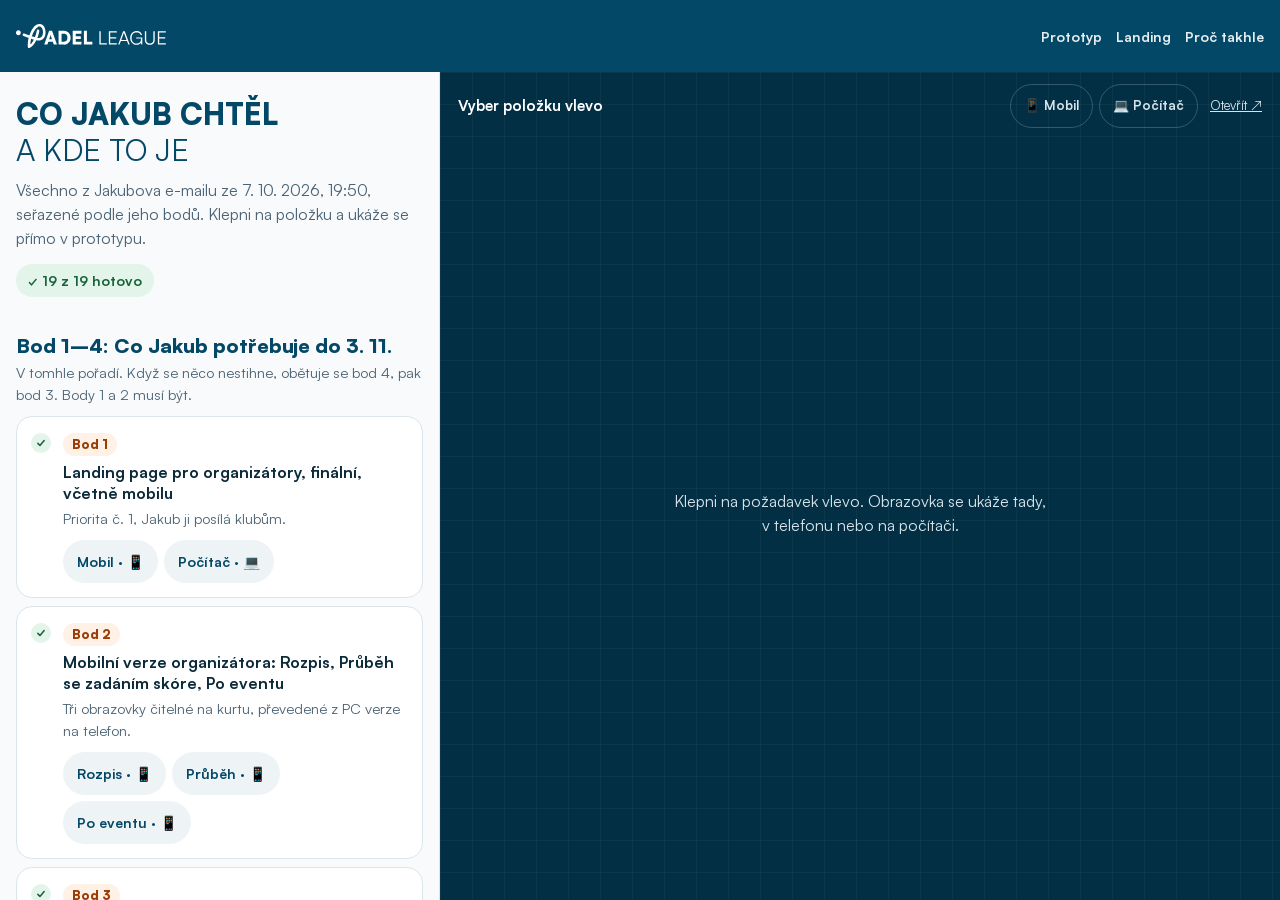
<file: zadani.html>
<!doctype html>
<html lang="cs">
<head>
<meta charset="utf-8">
<meta name="viewport" content="width=device-width,initial-scale=1,viewport-fit=cover">
<title>Co Jakub chtěl · PadelLeague</title>
<style>
  @font-face{font-family:'Satoshi';src:url(assets/fonts/satoshi-400.woff2) format('woff2');font-weight:400;font-display:swap}
  @font-face{font-family:'Satoshi';src:url(assets/fonts/satoshi-500.woff2) format('woff2');font-weight:500;font-display:swap}
  @font-face{font-family:'Satoshi';src:url(assets/fonts/satoshi-700.woff2) format('woff2');font-weight:700;font-display:swap}
  @font-face{font-family:'Satoshi';src:url(assets/fonts/satoshi-900.woff2) format('woff2');font-weight:900;font-display:swap}
  :root{--navy:#034867;--navy-deep:#022F44;--orange:#F97316;--orange-ink:#C2530A;--ink:#0B2A3A;--muted:#4A6375;--line:#DCE5EA;--soft:#EEF3F6;--ground:#F9FAFB;--ok:#17633A;--ok-bg:#E3F4EA}
  *{box-sizing:border-box}
  html,body{margin:0;height:100%}
  body{font:400 16px/1.5 Satoshi,system-ui,sans-serif;color:var(--ink);background:var(--ground);-webkit-font-smoothing:antialiased}
  a{color:inherit}
  button{font:inherit;color:inherit;cursor:pointer}
  :focus-visible{outline:3px solid var(--orange);outline-offset:2px}

  .head{position:sticky;top:0;z-index:5;background:var(--navy);color:#fff;padding:14px 16px}
  .head .row{display:flex;align-items:center;justify-content:space-between;gap:12px}
  .head .logo{display:flex;align-items:center;min-height:44px;color:#fff}.head .logo svg{height:24px;width:auto;display:block}
  .head nav{display:flex;gap:14px;font-size:14px;font-weight:600}
  .head nav a{text-decoration:none;opacity:.9;min-height:44px;display:inline-flex;align-items:center}
  .intro{padding:22px 16px 6px}
  .intro h1{margin:0;font:900 30px/1.2 Satoshi,sans-serif;text-transform:uppercase;color:var(--navy);padding-top:.08em}
  .intro h1 span{display:block;font-weight:300}
  .intro p{margin:10px 0 0;color:var(--muted);max-width:56ch}
  .sum{display:flex;gap:8px;flex-wrap:wrap;margin-top:14px}
  .sum span{background:var(--ok-bg);color:var(--ok);font-weight:700;font-size:14px;padding:6px 12px;border-radius:99px}
  .sum span.n{background:var(--soft);color:var(--navy)}

  .list{padding:8px 16px 40px}
  .grp{margin-top:22px}
  .grp h2{margin:0 0 4px;font:800 19px/1.25 Satoshi,sans-serif;color:var(--navy)}
  .grp>p{margin:0 0 10px;color:var(--muted);font-size:14.5px}
  .it{display:block;width:100%;text-align:left;background:#fff;border:1px solid var(--line);border-radius:16px;padding:14px 14px 14px 46px;margin-top:8px;position:relative}
  .it::before{content:"";position:absolute;left:14px;top:16px;width:20px;height:20px;border-radius:50%;background:var(--ok-bg) url("data:image/svg+xml;utf8,<svg xmlns='http://www.w3.org/2000/svg' viewBox='0 0 20 20'><path d='M5.5 10.5l3 3 6-7' fill='none' stroke='%2317633A' stroke-width='2.2' stroke-linecap='round' stroke-linejoin='round'/></svg>") center/14px no-repeat}
  .it.info::before{background:var(--soft) url("data:image/svg+xml;utf8,<svg xmlns='http://www.w3.org/2000/svg' viewBox='0 0 20 20'><path d='M10 9v5M10 6.2v.1' fill='none' stroke='%23034867' stroke-width='2.2' stroke-linecap='round'/></svg>") center/14px no-repeat}
  .it b{display:block;font-weight:700;font-size:16px;line-height:1.35}
  .it small{display:block;color:var(--muted);font-size:14.5px;margin-top:3px}
  .it .go{display:flex;flex-wrap:wrap;gap:6px;margin-top:10px}
  .it .go span{font-size:14px;font-weight:700;color:var(--navy);background:var(--soft);border-radius:99px;padding:10px 13px;min-height:40px;display:inline-flex;align-items:center;border:1px solid transparent}
  .it .go span.on{border-color:var(--navy);background:#fff}
  .it[aria-current="true"]{border-color:var(--navy);box-shadow:0 0 0 1px var(--navy)}

  /* Náhled */
  .pane{display:none}
  .sheet{position:fixed;inset:0;z-index:20;background:var(--navy-deep);display:flex;flex-direction:column}
  .sheet[hidden]{display:none}
  .sheet .bar{display:flex;align-items:center;gap:10px;padding:10px 12px;color:#fff;background:var(--navy)}
  .sheet .bar button{background:rgba(255,255,255,.12);border:0;border-radius:99px;padding:9px 14px;font-weight:700;color:#fff}
  .sheet .bar b{font-size:14.5px;line-height:1.3;flex:1;min-width:0;overflow:hidden;text-overflow:ellipsis;white-space:nowrap}
  .sheet iframe{flex:1;width:100%;border:0;background:#fff}

  @media (min-width:900px){
    body{display:grid;grid-template-columns:440px 1fr;grid-template-rows:auto 1fr;height:100vh;overflow:hidden}
    .head{grid-column:1/-1}
    .side{overflow:auto;border-right:1px solid var(--line);background:var(--ground)}
    .pane{display:flex;flex-direction:column;min-height:0;background:var(--navy-deep);background-image:linear-gradient(rgba(255,255,255,.04) 1px,transparent 1px),linear-gradient(90deg,rgba(255,255,255,.04) 1px,transparent 1px);background-size:32px 32px}
    .ptools{display:flex;align-items:center;justify-content:space-between;gap:12px;padding:12px 18px;color:#D7E4EB;font-size:14px}
    .ptools b{color:#fff;font-size:15px;overflow:hidden;text-overflow:ellipsis;white-space:nowrap;min-width:0}
    .seg{display:flex;gap:6px;flex:none}
    .seg button{border:1px solid rgba(255,255,255,.2);background:transparent;color:#D7E4EB;padding:7px 13px;border-radius:99px;font-size:13px;font-weight:600}
    .seg button.on{background:#fff;color:var(--navy);border-color:#fff;font-weight:700}
    .seg a{color:#D7E4EB;font-size:13px;align-self:center;margin-left:6px}
    .stagebox{flex:1;min-height:0;display:flex;align-items:center;justify-content:center;padding:4px 18px 18px;position:relative}
    .pfit{position:relative;flex:none}
    .phone{position:absolute;left:0;top:0;width:414px;height:868px;transform-origin:0 0;border-radius:62px;padding:12px;background:#0A1C26;box-shadow:0 40px 80px -30px rgba(0,0,0,.7),inset 0 0 0 2px #1D3442}
    .phone iframe{width:390px;height:844px;border:0;border-radius:50px;background:#fff;display:block}
    .deskbox{position:absolute;inset:4px 18px 18px;border-radius:12px;overflow:hidden;background:#fff;box-shadow:0 30px 60px -30px rgba(0,0,0,.6)}
    .deskbox iframe{border:0;display:block;transform-origin:0 0}
    .empty{color:#D7E4EB;text-align:center;max-width:34ch}
    .sheet{display:none!important}
  }
  @media (max-width:440px){.head nav a:nth-child(2){display:none}}
  .seg button{min-height:44px}
  .seg a{min-height:44px;display:inline-flex;align-items:center}
  .it .no{display:inline-block;font:800 13px/1 Satoshi,sans-serif;color:#9A3C05;background:#FFF1E6;border-radius:99px;padding:5px 9px;margin-bottom:6px}
  .grp h2{font-size:20px}
</style>
</head>
<body>
<header class="head"><div class="row">
  <a class="logo" href="index.html" aria-label="PadelLeague" data-logo></a>
  <nav><a href="index.html">Prototyp</a><a href="landing.html">Landing</a><a href="pristupnost.html">Proč takhle</a></nav>
</div></header>

<div class="side">
  <div class="intro">
    <h1>Co Jakub chtěl<span>a kde to je</span></h1>
    <p>Všechno z Jakubova e-mailu ze 7. 10. 2026, 19:50, seřazené podle jeho bodů. Klepni na položku a ukáže se přímo v prototypu.</p>
    <div class="sum" id="sum"></div>
  </div>
  <div class="list" id="list"></div>
</div>

<main class="pane" id="pane" aria-live="polite">
  <div class="ptools"><b id="ptitle">Vyber položku vlevo</b>
    <div class="seg" role="group" aria-label="Zobrazení"><button type="button" data-dev="mobile">📱 Mobil</button><button type="button" data-dev="desktop">💻 Počítač</button><a id="popen" href="#" target="_blank" rel="noopener">Otevřít ↗</a></div>
  </div>
  <div class="stagebox" id="stage"><p class="empty">Klepni na požadavek vlevo. Obrazovka se ukáže tady, v telefonu nebo na počítači.</p></div>
</main>

<div class="sheet" id="sheet" hidden role="dialog" aria-modal="true" aria-labelledby="stitle">
  <div class="bar"><button type="button" id="sclose">← Výčet</button><b id="stitle"></b></div>
  <iframe id="sframe" title="Náhled"></iframe>
</div>

<script>
/* m = mobil, d = počítač. Každý odkaz: [štítek, adresa, zařízení] */
var R = 'index.html#/', RW = function (q) { return 'index.html?' + q + '#/o-new'; };
var DATA = [
  { g: 'Bod 1–4: Co Jakub potřebuje do 3. 11.', p: 'V tomhle pořadí. Když se něco nestihne, obětuje se bod 4, pak bod 3. Body 1 a 2 musí být.', items: [
    { n: 'Bod 1', t: 'Landing page pro organizátory, finální, včetně mobilu', s: 'Priorita č. 1, Jakub ji posílá klubům.', l: [['Mobil', 'landing.html', 'm'], ['Počítač', 'landing.html', 'd']] },
    { n: 'Bod 2', t: 'Mobilní verze organizátora: Rozpis, Průběh se zadáním skóre, Po eventu', s: 'Tři obrazovky čitelné na kurtu, převedené z PC verze na telefon.', l: [['Rozpis', R + 'o-schedule', 'm'], ['Průběh', R + 'o-play', 'm'], ['Po eventu', R + 'o-after', 'm']] },
    { n: 'Bod 3', t: 'Vizuální vrstva na Jakubův průvodce a engine', s: 'Kroky ani pořadí se nemění. Karty, tabulky, pavouk a stavy otevřeno / plno / probíhá / odehráno.', l: [['Stavy', 'vizualni-vrstva.html#stavy', 'd'], ['Karty', 'vizualni-vrstva.html#karty', 'd'], ['Tabulka', 'vizualni-vrstva.html#tabulka', 'd'], ['Pavouk', 'vizualni-vrstva.html#pavouk', 'd'], ['Nad PC verzí', 'pc-navrhy.html', 'd']] },
    { n: 'Bod 4', t: 'Instagram: mřížka s rytmem barev, highlights, šablona karty výsledku', l: [['Profil', 'instagram/index.html', 'd'], ['Šablony', 'instagram/templates.html', 'd']] }
  ] },
  { g: 'Vstupenka je event, ne komunita', p: 'První kontakt není „založ si komunitu“, ale „založ si Americano“. Komunita, Stripe a žebříček přijdou až po prvním odehraném eventu.', items: [
    { n: '1', t: 'První obrazovka organizátora je „Vytvoř event“', l: [['Domov', R + 'o-home', 'm'], ['Vytvoř event', R + 'o-new', 'm']] },
    { n: '2', t: 'Komunita a žebříček až po prvním odehraném eventu', l: [['Po eventu, co dál', R + 'o-after', 'm'], ['Komunita', R + 'o-community', 'm']] },
    { n: '3', t: 'Platí i pro landing a Instagram', s: 'Landing vede na „Vytvoř první event“, Instagram nikde nezve k založení komunity.', l: [['Landing', 'landing.html#top', 'm'], ['Instagram', 'instagram/index.html', 'd']] }
  ] },
  { g: 'Co z prototypu Jakub bere', p: 'Pět věcí, které chce dál rozvíjet.', items: [
    { n: '1', t: 'Landing: headline „Nikdy víc nehoníš peníze ani jména“, srovnání WhatsApp vs. PadelLeague a CTA „Vytvoř první event · Zdarma“', l: [['Headline', 'landing.html#top', 'm'], ['Srovnání', 'landing.html#compare', 'm'], ['Počítač', 'landing.html#top', 'd']] },
    { n: '2', t: 'Stránka eventu pro hráče', s: 'Velká fotka, karta s údaji, „Kdo už jde“, přihlášení bez účtu, jedno oranžové tlačítko.', l: [['Mobil', R + 'p-event', 'm'], ['Počítač', 'index.html?mode=desktop#/p-event', 'd']] },
    { n: '3', t: 'Karta výsledku na Instagram', l: [['V aplikaci', R + 'o-card', 'm'], ['Šablona', 'instagram/templates.html', 'd']] },
    { n: '4', t: 'Hráčská cesta: WhatsApp → event → „Jsi ve hře!“ → připomínka', l: [['WhatsApp', R + 'p-chat', 'm'], ['Event', R + 'p-event', 'm'], ['Jsi ve hře', R + 'p-in', 'm'], ['Připomínka', R + 'p-reminder', 'm']] },
    { n: '5', t: '„Po eventu“ (vybráno, nezaplatili, docházka, pořadí) a „Založit další event · stejné nastavení“', l: [['Po eventu', R + 'o-after', 'm'], ['Další event', R + 'o-next', 'm']] }
  ] },
  { g: 'Co Jakub odkládá', p: 'Tyhle věci se v prototypu nesmí objevit.', items: [
    { n: '1', t: 'Naše verze „Nový event“ a nastavení komunity se nedělají', s: 'Průvodce na mobilu má Jakubovy 4 kroky a pořadí, jen převedené na telefon.', l: [['Průvodce', R + 'o-new', 'm']] },
    { n: '2', t: 'Stripe není podmínkou zveřejnění, platba na místě je výchozí', s: 'Zveřejnit jde vždy, tlačítko není nikdy šedé.', l: [['Krok 3', RW('wz=2'), 'm'], ['Krok 4', RW('wz=3'), 'm']] },
    { n: '3', t: 'Žádný přepínač „Nejdřív poslat odkaz 14 hráčům“', s: 'Aplikace nic neposílá do WhatsAppu, jen předá text.', l: [['Po zveřejnění', R + 'o-live', 'm']] },
    { n: '4', t: 'Po zveřejnění seznam přihlášených, ne prázdný rozpis', s: 'Rozpis vzniká až po uzávěrce.', l: [['Po zveřejnění', R + 'o-live', 'm']] }
  ] },
  { g: 'Pravidlo 1–3: Pro všechno další', p: 'Tři pravidla, která platí na každé obrazovce.', items: [
    { n: 'Pravidlo 1', t: 'Slovo je „event“, ne „turnaj“', s: '„Turnaj“ zůstává jen jako název formátu.', l: [['Homepage hráče', R + 'p-home', 'm'], ['Průvodce', R + 'o-new', 'm']] },
    { n: 'Pravidlo 2', t: 'Bílé pozadí a fotky, navy jen hlavičky, oranžová jen tlačítka a akce', s: 'Rozpis, „Jsi ve hře“ a karta výsledku už nejsou tmavé celoplošné. Instagram má rytmus navy / fotka / oranžová / bílá.', l: [['Rozpis', R + 'o-schedule', 'm'], ['Jsi ve hře', R + 'p-in', 'm'], ['Instagram', 'instagram/index.html', 'd'], ['Proč takhle', 'pristupnost.html', 'm']] },
    { n: 'Pravidlo 3', t: 'Čitelnost na kurtu jako PadelMix', s: 'Jedno kolo na obrazovce, velké skóre, celá karta kurtu je tlačítko, skóre za 10 vteřin jednou rukou.', l: [['Průběh', R + 'o-play', 'm'], ['Rozpis', R + 'o-schedule', 'm']] }
  ] }
];

var list = document.getElementById('list'), wide = matchMedia('(min-width:900px)'), dev = 'mobile', cur = null;
var nItems = 0, nOk = 0;
list.innerHTML = DATA.map(function (g, gi) {
  return '<section class="grp"><h2>' + g.g + '</h2><p>' + g.p + '</p>' + g.items.map(function (it, ii) {
    nItems++; if (!it.info) nOk++;
    var id = gi + '-' + ii;
    return '<div role="button" tabindex="0" class="it' + (it.info ? ' info' : '') + '" data-id="' + id + '"><span class="no">' + it.n + '</span><b>' + it.t + '</b>' + (it.s ? '<small>' + it.s + '</small>' : '') +
      (it.l.length ? '<span class="go">' + it.l.map(function (l, li) { return '<span data-li="' + li + '">' + l[0] + (l[2] === 'm' ? ' · 📱' : ' · 💻') + '</span>'; }).join('') + '</span>' : '') + '</div>';
  }).join('') + '</section>';
}).join('');
document.getElementById('sum').innerHTML = '<span>✓ ' + nOk + ' z ' + nItems + ' hotovo</span>';

function find(id) { var p = id.split('-'); return DATA[+p[0]].items[+p[1]]; }
function withEmbed(u) { var h = u.split('#'), b = h[0]; b += (b.indexOf('?') < 0 ? '?' : '&') + 'embed=1'; return b + (h[1] ? '#' + h[1] : ''); }
function deskUrl(u) { if (u.indexOf('index.html') === 0 && u.indexOf('mode=') < 0) u = u.replace('index.html', 'index.html?mode=desktop').replace('?mode=desktop?', '?mode=desktop&'); return u; }

function show(id, li) {
  var it = find(id); if (!it.l.length) return;
  var l = it.l[li || 0]; cur = { id: id, li: li || 0 };
  document.querySelectorAll('.it').forEach(function (e) { e.setAttribute('aria-current', e.dataset.id === id ? 'true' : 'false'); e.querySelectorAll('.go span').forEach(function (s) { s.classList.toggle('on', e.dataset.id === id && +s.dataset.li === cur.li); }); });
  if (!wide.matches) {
    document.getElementById('stitle').textContent = it.t;
    document.getElementById('sframe').src = withEmbed(l[1]);
    document.getElementById('sheet').hidden = false;
    document.documentElement.style.overflow = 'hidden';
    return;
  }
  dev = l[2] === 'd' ? 'desktop' : 'mobile';
  render();
}
function render() {
  if (!cur) return;
  var it = find(cur.id), l = it.l[cur.li], st = document.getElementById('stage');
  document.getElementById('ptitle').textContent = it.t + ' · ' + l[0];
  document.getElementById('popen').href = dev === 'desktop' ? deskUrl(l[1]) : l[1];
  document.querySelectorAll('[data-dev]').forEach(function (b) { b.classList.toggle('on', b.dataset.dev === dev); });
  if (dev === 'mobile') {
    st.innerHTML = '<div class="pfit"><div class="phone"><iframe title="Náhled na mobilu" src="' + withEmbed(l[1]) + '"></iframe></div></div>';
    fit();
  } else {
    st.innerHTML = '<div class="deskbox"><iframe title="Náhled na počítači" src="' + withEmbed(deskUrl(l[1])) + '"></iframe></div>';
    fit();
  }
}
function fit() {
  var pf = document.querySelector('.pfit');
  if (pf) { var st = document.getElementById('stage'), k = Math.min(1, (st.clientHeight - 22) / 868, (st.clientWidth - 36) / 414); pf.style.width = Math.round(414 * k) + 'px'; pf.style.height = Math.round(868 * k) + 'px'; pf.querySelector('.phone').style.transform = 'scale(' + k + ')'; }
  var box = document.querySelector('.deskbox'); if (!box) return;
  var f = box.querySelector('iframe'), k = box.clientWidth / 1280;
  f.style.width = '1280px'; f.style.height = Math.ceil(box.clientHeight / k) + 'px'; f.style.transform = 'scale(' + k + ')';
}
list.addEventListener('click', function (e) {
  var it = e.target.closest('.it'); if (!it) return;
  var sp = e.target.closest('.go span');
  show(it.dataset.id, sp ? +sp.dataset.li : 0);
});
list.addEventListener('keydown', function (e) { if ((e.key === 'Enter' || e.key === ' ') && e.target.classList.contains('it')) { e.preventDefault(); show(e.target.dataset.id, 0); } });
document.querySelectorAll('[data-dev]').forEach(function (b) { b.addEventListener('click', function () { dev = b.dataset.dev; render(); }); });
document.getElementById('sclose').addEventListener('click', function () { document.getElementById('sheet').hidden = true; document.getElementById('sframe').src = 'about:blank'; document.documentElement.style.overflow = ''; });
window.addEventListener('resize', fit);
document.querySelectorAll('[data-logo]').forEach(function (a) { if (window.PL_LOGO) a.innerHTML = window.PL_LOGO.full; });
</script>
<script src="instagram/logos.js?v=10"></script>
<script>document.querySelectorAll('[data-logo]').forEach(function (a) { if (window.PL_LOGO) a.innerHTML = window.PL_LOGO.full; });</script>
<script src="assets/js/typo.js?v=3"></script>
</body>
</html>
</file>
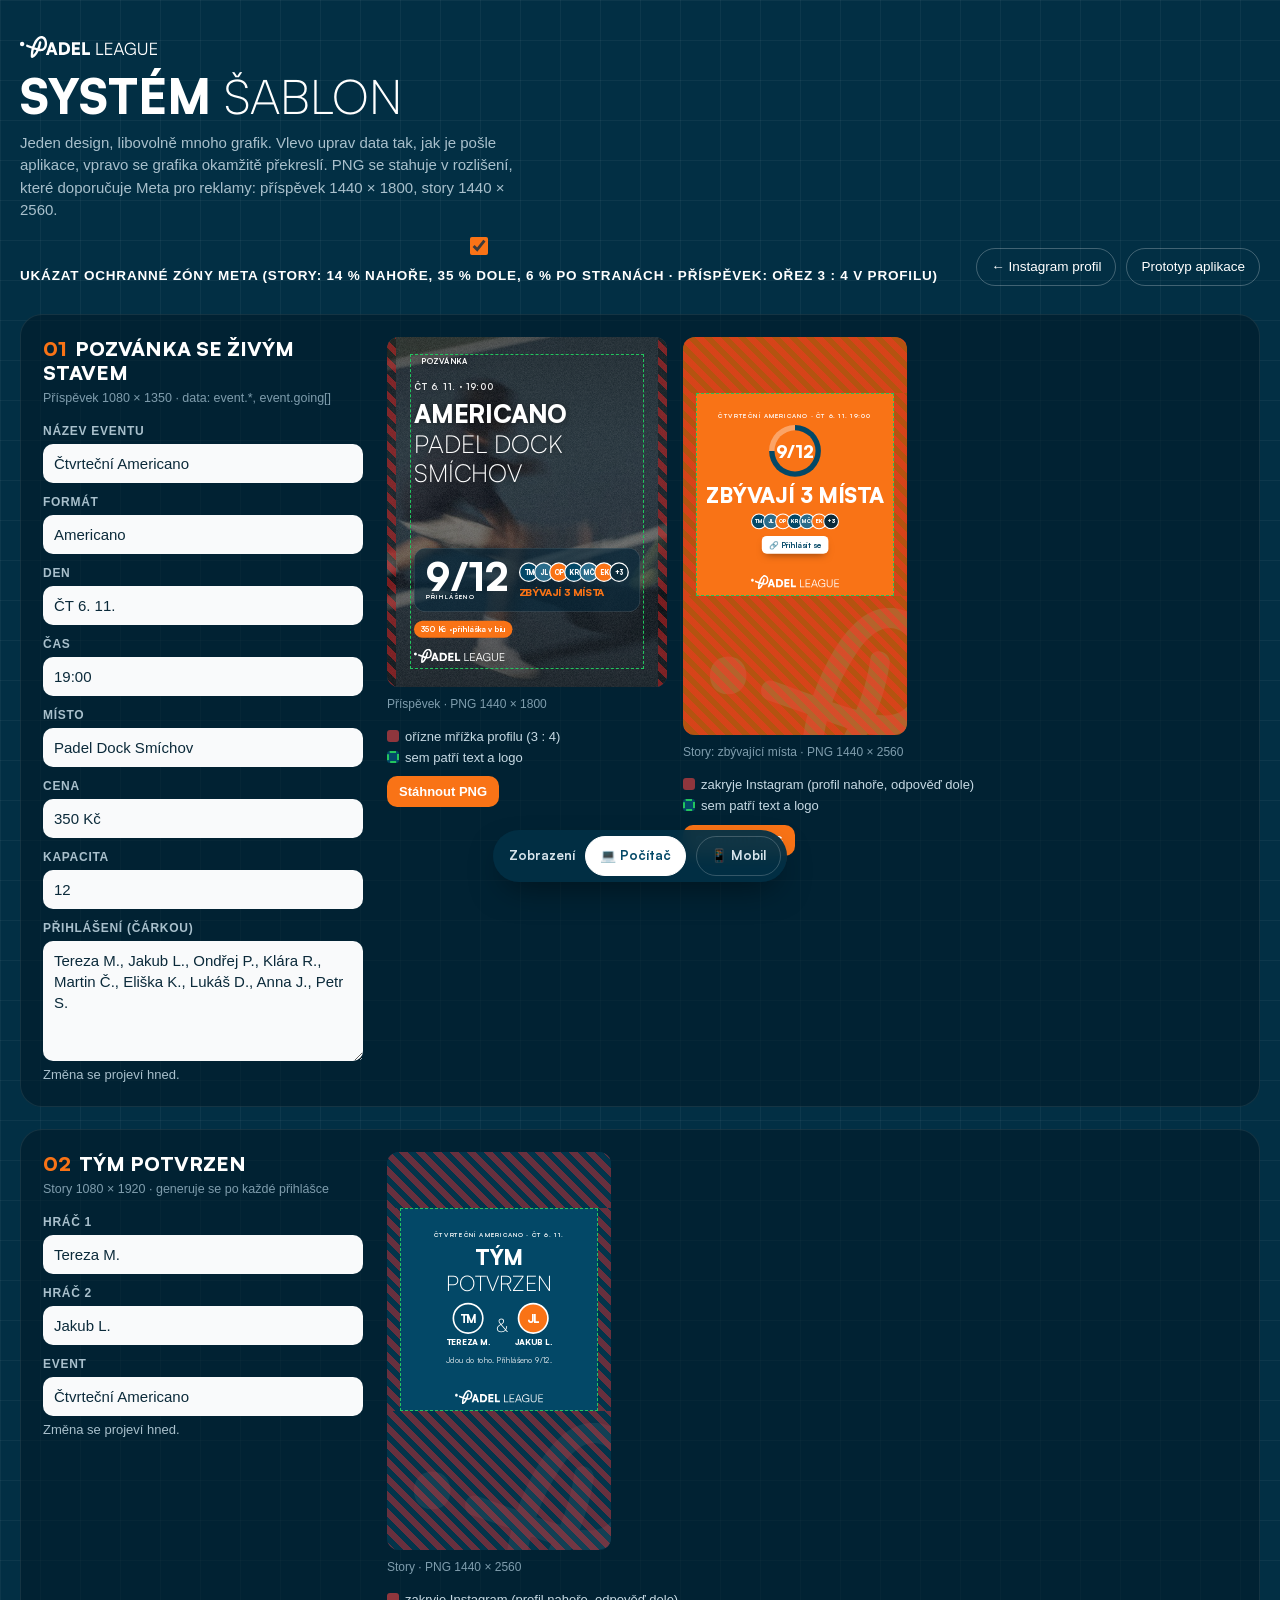
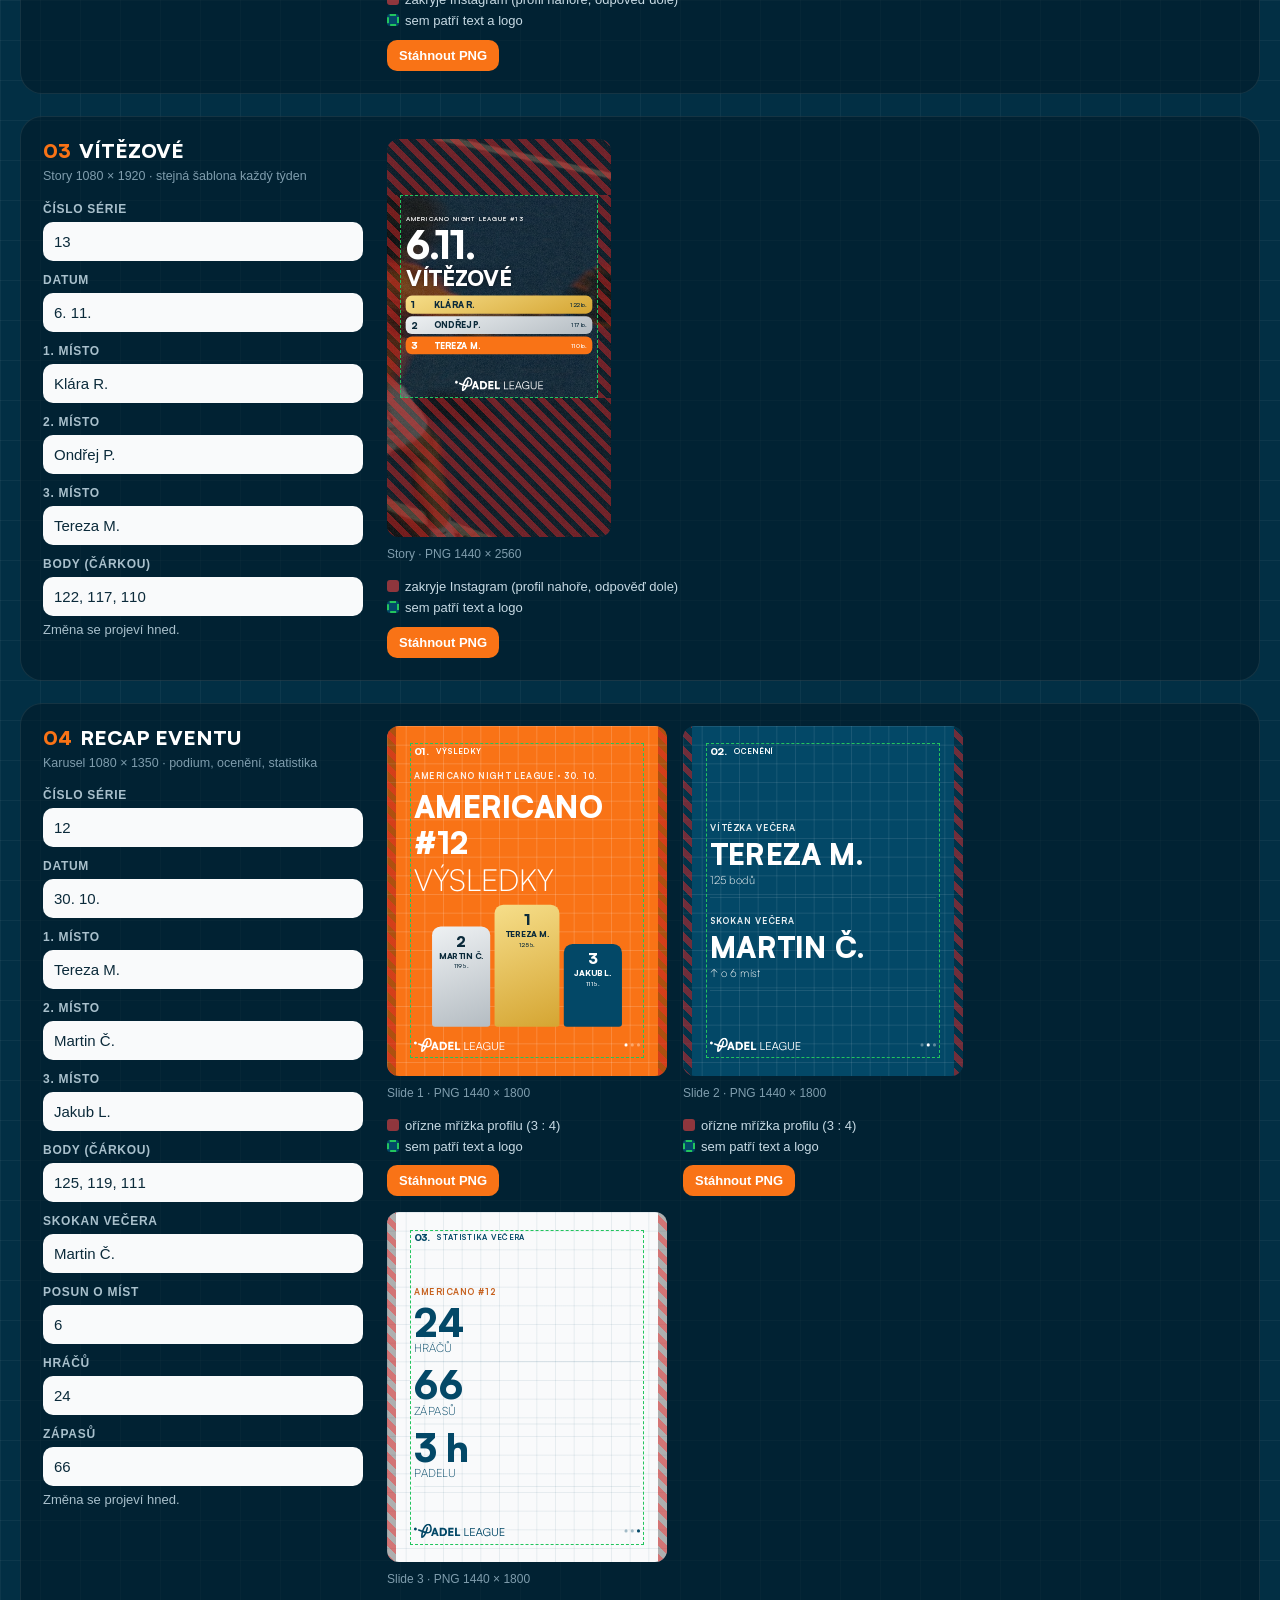
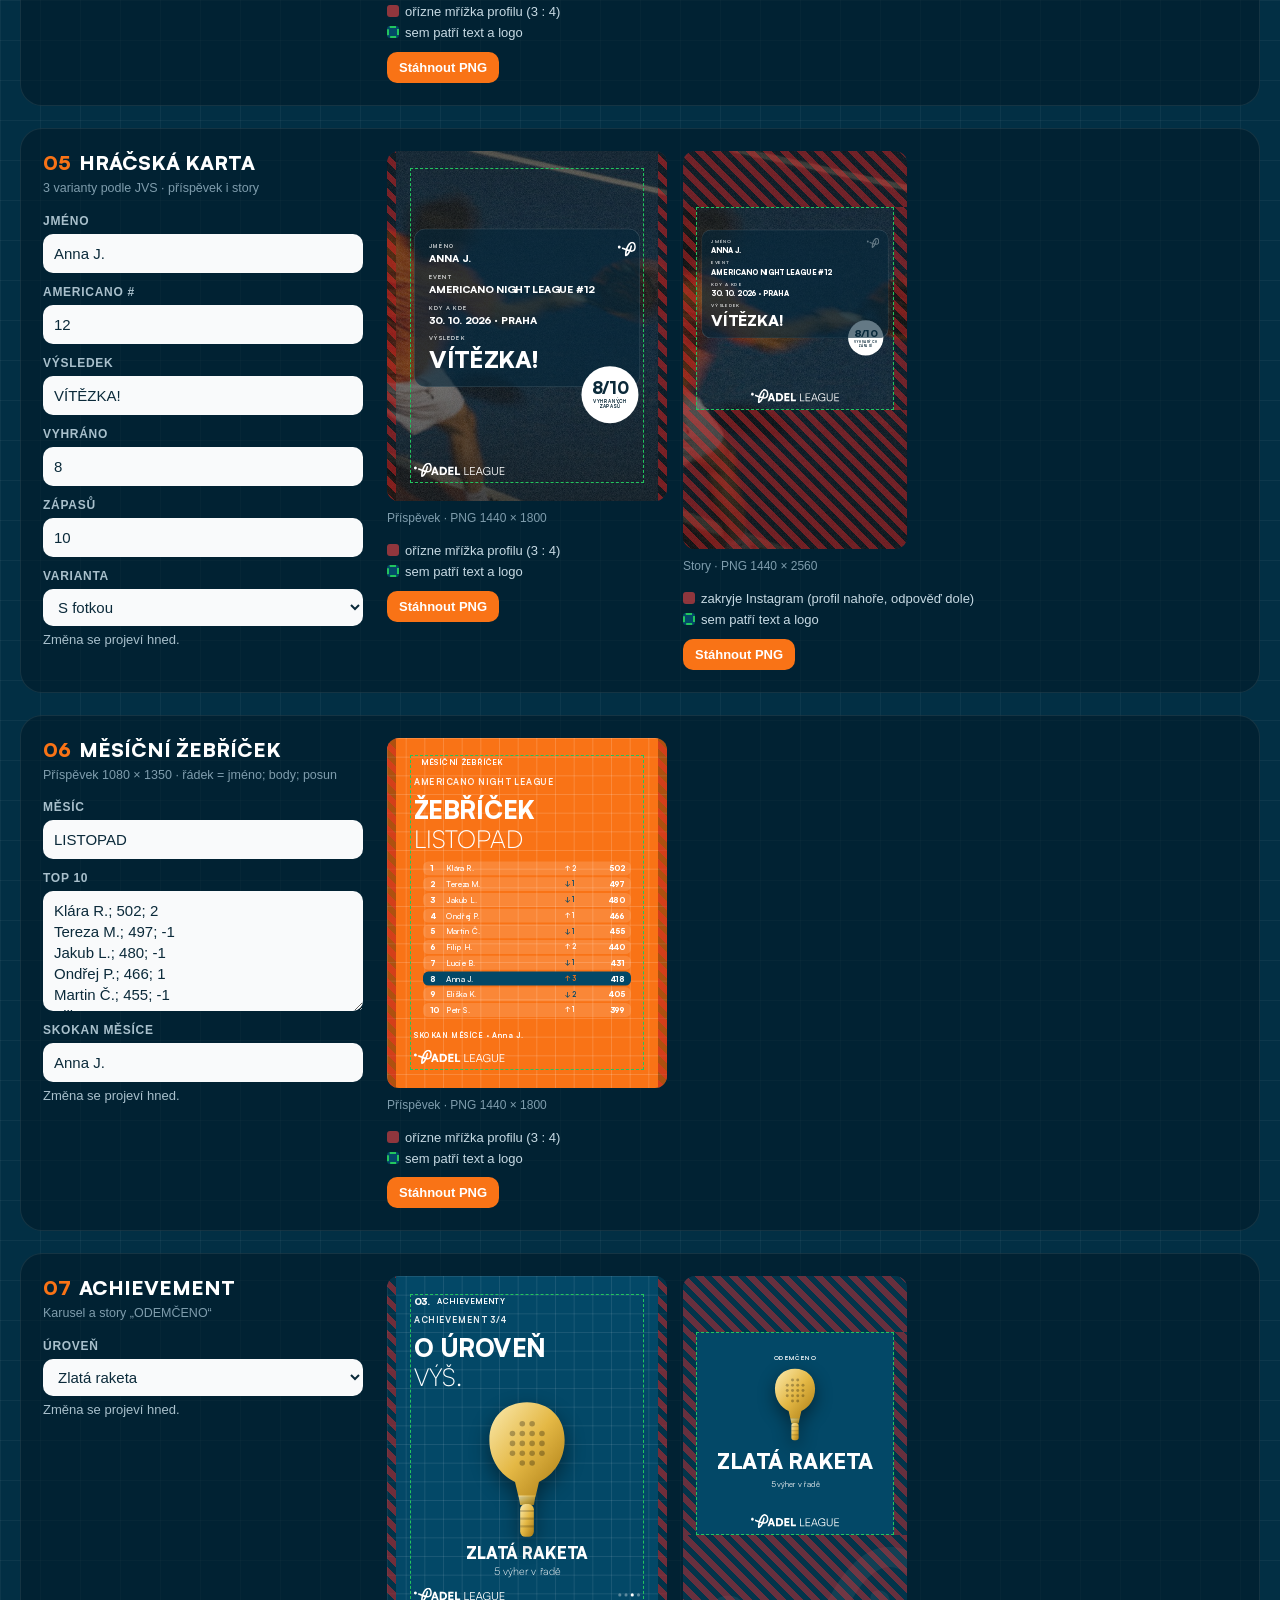
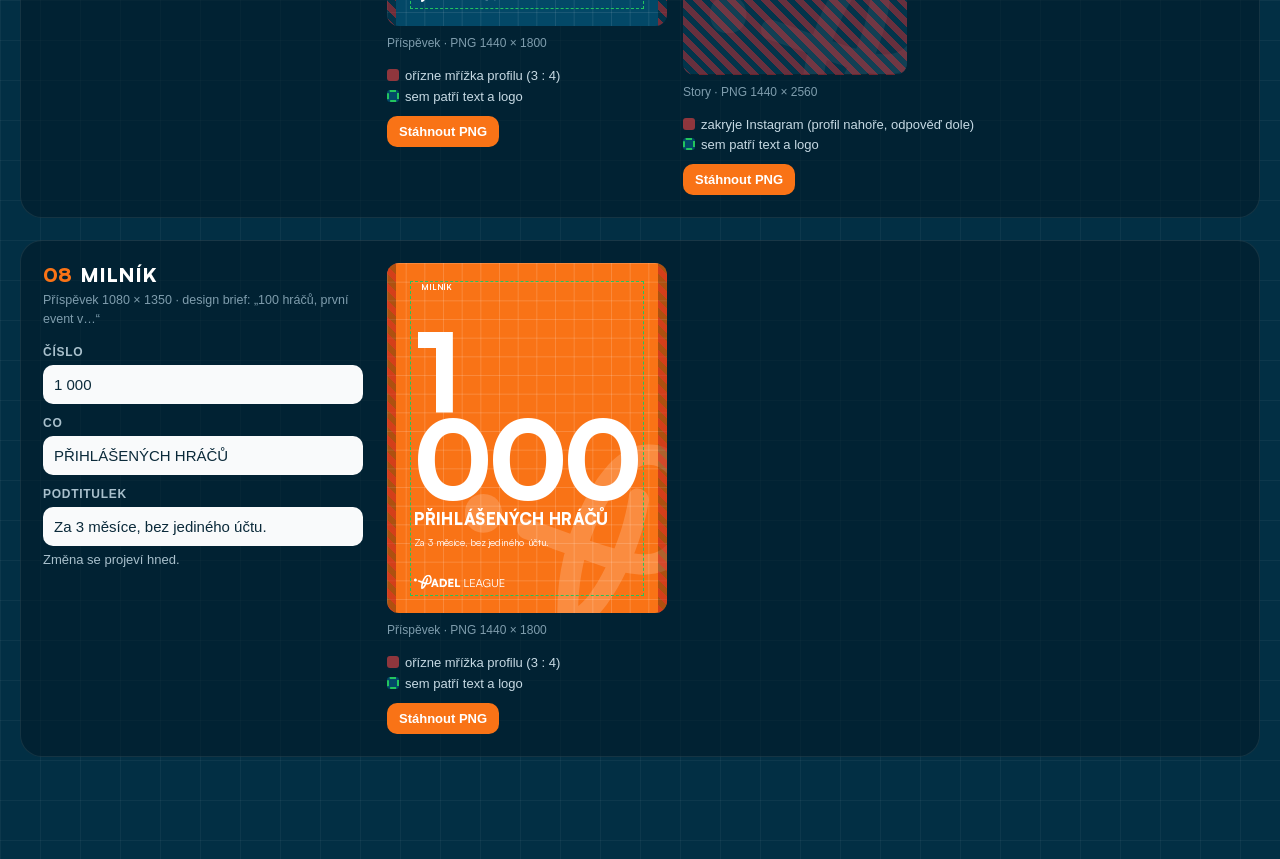
<file: instagram/templates.html>
<!doctype html>
<html lang="cs">
<head>
<meta charset="utf-8">
<meta name="viewport" content="width=device-width, initial-scale=1, viewport-fit=cover">
<title>Systém šablon PadelLeague</title>
<meta name="description" content="Osm šablon pro Instagram PadelLeague. Formulář vlevo živě přepisuje grafiku vpravo.">
<meta name="theme-color" content="#022F44">
<link rel="stylesheet" href="graphics.css?v=34">
<style>
  :root{--ui:-apple-system,BlinkMacSystemFont,'Segoe UI',Roboto,Helvetica,Arial,sans-serif}
  *{box-sizing:border-box}
  body{margin:0;background:#022F44;color:#E6EFF3;font:15px/1.5 var(--ui);padding-inline:20px;
    background-image:linear-gradient(rgba(255,255,255,.045) 1px,transparent 1px),linear-gradient(90deg,rgba(255,255,255,.045) 1px,transparent 1px);background-size:40px 40px}
  .page{max-width:1240px;margin:0 auto;padding-block:36px 80px}
  header{display:flex;justify-content:space-between;align-items:flex-end;gap:20px;flex-wrap:wrap;margin-bottom:28px}
  .brand{display:flex;gap:8px;align-items:center;font:900 14px/1.2 'Satoshi',var(--ui);letter-spacing:.08em;text-transform:uppercase;color:#fff}
  .brand i{width:9px;height:9px;border-radius:50%;background:#F97316}
  h1{margin:10px 0 6px;font:900 clamp(30px,4vw,48px)/1.2 'Satoshi',var(--ui);text-transform:uppercase;color:#fff}
  h1 span{font-weight:300}
  .lede{margin:0;max-width:62ch;color:#A9C0CC}
  header nav{display:flex;gap:10px;flex-wrap:wrap}
  header nav a{color:#fff;text-decoration:none;border:1px solid rgba(255,255,255,.25);border-radius:99px;padding:8px 14px;font-size:13.5px}
  section{display:grid;grid-template-columns:320px 1fr;gap:24px;background:rgba(2,28,40,.6);border:1px solid rgba(255,255,255,.08);border-radius:22px;padding:22px;margin-bottom:22px}
  section h2{margin:0 0 4px;font:900 20px/1.2 'Satoshi',var(--ui);text-transform:uppercase;color:#fff}
  section h2 em{font-style:normal;color:#F97316;margin-right:8px}
  .meta{font-size:12.5px;color:#7F9DAD;margin:0 0 14px}
  form{display:flex;flex-direction:column;gap:10px}
  label{display:flex;flex-direction:column;gap:4px;font-size:12px;font-weight:600;letter-spacing:.06em;text-transform:uppercase;color:#A9C0CC}
  input,select,textarea{font:15px/1.4 var(--ui);color:#0B2A3A;background:#F9FAFB;border:0;border-radius:10px;padding:9px 11px;text-transform:none;letter-spacing:0;font-weight:400}
  textarea{min-height:120px;resize:vertical}
  .two{display:grid;grid-template-columns:1fr 1fr;gap:8px}
  .prev{display:flex;gap:16px;flex-wrap:wrap;align-items:flex-start}
  .slot{display:flex;flex-direction:column;gap:8px}
  .slot .cap{font-size:12px;color:#7F9DAD}
  .fit{position:relative;overflow:hidden;border-radius:12px;background:#0b2a3a}
  .fit .gi{position:absolute;left:0;top:0;transform-origin:0 0}
  .fit.feed{width:280px;aspect-ratio:1080/1350}
  .fit.story{width:224px;aspect-ratio:1080/1920}
  .dl{background:#F97316;color:#fff;border:0;border-radius:10px;padding:9px 12px;font:600 13px/1 var(--ui);cursor:pointer;align-self:flex-start}
  .hint{font-size:13px;color:#A9C0CC;margin:4px 0 0}
  .toast{position:fixed;left:50%;bottom:24px;transform:translateX(-50%);background:#0B2A3A;color:#fff;padding:12px 16px;border-radius:12px;font-size:14px;z-index:9;box-shadow:0 10px 30px rgba(0,0,0,.4)}
  :focus-visible{outline:2px solid #F97316;outline-offset:2px}
  .zones-t{display:flex;gap:8px;align-items:center;font-size:13.5px;color:#fff;margin-top:12px;cursor:pointer}
  .zones-t input{width:18px;height:18px;accent-color:#F97316}
  .zone{position:absolute;inset:0;pointer-events:none;display:none;z-index:5}
  body.zones .zone{display:block}
  .zone i{position:absolute;background:repeating-linear-gradient(45deg,rgba(185,28,28,.55) 0 6px,rgba(0,0,0,.28) 6px 12px)}
  .zone b{position:absolute;border:1px dashed #22C55E}
  .zone em{position:absolute;left:4px;font:600 11px/1.2 var(--ui);font-style:normal;color:#fff;background:rgba(0,0,0,.55);padding:2px 4px;border-radius:4px}
  .zone .crop{position:absolute;top:0;bottom:0;width:3.125%;background:repeating-linear-gradient(45deg,rgba(185,28,28,.6) 0 6px,rgba(0,0,0,.3) 6px 12px)}
  @media (max-width:860px){section{grid-template-columns:1fr}.fit.feed{width:min(280px,100%)}}
  .zl{display:none;font-size:13px;color:#C7DAE4;line-height:1.6;margin-top:6px}
  body.zones .zl{display:block}
  .zl i{display:inline-block;width:12px;height:12px;border-radius:3px;vertical-align:-1px;margin-right:6px}
  .zl i.r{background:rgba(239,68,68,.6)}.zl i.g{border:2px dashed #22C55E}
</style>
</head>
<body>
<div class="page">
  <header>
    <div>
      <div class="brand"><span class="pl-logo" role="img" aria-label="PadelLeague"><svg viewBox="0 0 712.4 114.1" xmlns="http://www.w3.org/2000/svg" fill="currentColor" aria-hidden="true"><path d="M149.1,97.9h-14.9l23.3-65.4h14l23.3,65.4h-15.2l-4.6-13.8h-21.1l-4.7,13.8ZM162.6,58.1l-4.7,14h12.9l-4.7-14c-.4-1.1-.7-2.3-1.1-3.4-.4-1.2-.6-2.2-.7-2.9-.1.8-.3,1.7-.7,2.9-.3,1.1-.7,2.3-1.1,3.5Z"/><path d="M228,97.9h-25.6V32.5h24.8c6.4,0,12.1,1.4,16.9,4.2,4.9,2.8,8.7,6.6,11.5,11.6,2.8,5,4.2,10.7,4.2,17.2s-1.3,12-4,16.9c-2.7,4.9-6.4,8.7-11.1,11.5-4.7,2.8-10.2,4.2-16.5,4.2ZM216.6,39v52.5l-6.8-6.9h16.7c3.8,0,7-.8,9.7-2.3,2.7-1.5,4.7-3.7,6.1-6.6,1.4-2.9,2.1-6.3,2.1-10.3s-.8-7.6-2.3-10.6-3.7-5.2-6.5-6.7c-2.8-1.6-6.2-2.3-10.1-2.3h-15.8l6.8-6.7Z"/><path d="M311.2,97.9h-41.6V32.5h41.6v13.3h-31.2l4-3.7v16.5h24.1v12.6h-24.1v17.2l-4-3.7h31.2v13.3Z"/><path d="M337.2,32.5v65.4h-14.3V32.5h14.3ZM325.5,97.9v-13.3h37.6v13.3h-37.6Z"/><path d="M402.8,34.6v63.3h-6.4v-63.3h6.4ZM397.5,97.9v-5.8h34.4v5.8h-34.4Z"/><path d="M479.4,97.9h-37.9v-63.3h37.8v5.8h-35.5l4-3.4v26.3h28.6v5.7h-28.6v26.5l-4-3.4h35.5v5.8Z"/><path d="M492.3,97.9h-6.5l23.3-63.3h7.9l23.5,63.3h-6.6l-6.2-16.8h-29.2l-6.2,16.8ZM512.2,43.6l-11.8,32h25.2l-11.8-32c-.1-.5-.3-.9-.4-1.4-.2-.5-.3-.9-.4-1.1,0,.3-.2.7-.3,1.2-.1.5-.3,1-.5,1.4Z"/><path d="M573.3,39.6c-4.8,0-9.1,1.1-12.6,3.4-3.6,2.2-6.4,5.4-8.3,9.4-1.9,4-2.9,8.8-2.9,14.2s1,10.2,3,14.1c2,4,4.8,7,8.4,9.1,3.6,2.1,7.8,3.2,12.5,3.2s5.3-.4,7.8-1.1c2.5-.7,4.7-1.8,6.7-3.4,2-1.6,3.6-3.7,4.7-6.3,1.2-2.6,1.8-5.8,1.8-9.6v-6.3l3.1,3.1h-26v-5.7h28.9v34.3h-5l-.8-13.1.9,1.5c-.9,2.3-2.5,4.4-4.6,6.3-2.1,1.9-4.6,3.4-7.6,4.6s-6.4,1.7-10.1,1.7c-6,0-11.2-1.3-15.8-4-4.6-2.7-8.1-6.5-10.7-11.4s-3.8-10.6-3.8-17.1,1.3-12.2,3.8-17.2,6.1-8.8,10.7-11.6c4.6-2.8,9.9-4.2,15.9-4.2s8.5.8,12.2,2.4,6.7,3.8,9.1,6.7c2.4,2.9,4,6.2,4.9,10h-6.9c-1.3-4.4-3.7-7.6-7.2-9.8-3.5-2.2-7.5-3.3-12.2-3.3Z"/><path d="M612.7,75.9v-41.3h6.4v41c0,5.5,1.5,9.8,4.4,12.7,2.9,2.9,7.2,4.4,12.7,4.4s9.5-1.5,12.5-4.5c2.9-3,4.4-7.2,4.4-12.7v-41h6.4v41.3c0,4.8-.9,8.9-2.8,12.3-1.9,3.4-4.5,6.1-8,8-3.5,1.9-7.6,2.8-12.5,2.8s-9.1-.9-12.6-2.7c-3.5-1.8-6.2-4.5-8.1-8-1.9-3.5-2.8-7.6-2.8-12.4Z"/><path d="M712.4,97.9h-37.9v-63.3h37.8v5.8h-35.5l4-3.4v26.3h28.6v5.7h-28.6v26.5l-4-3.4h35.5v5.8Z"/><path d="M98.8,31.2c-2.2,14.2-6.5,28.1-13,40.9-5.5,10.7-13.1,25.7-25.2,29.7,2.6,2,5.2,4,7.8,6-.9-17.9,1.7-35.6,7.8-52.4,3.1-8.5,7.2-16.7,12-24.4,4.1-6.6,9.2-13.8,16.5-17.2,7.3-3.4,14.8-.2,19,6.4,4.5,6.9,5.1,16,4.2,24-.7,6.9-3.1,14.6-9,18.8-6.8,4.8-15.9,3.3-23.4,1.3-19.1-5.2-37.8-12.8-56.4-19.3-7.5-2.6-10.8,9.3-3.3,11.9,10.2,3.6,20.5,7.1,30.7,10.7,10,3.5,20.1,7.7,30.5,9.8,10.3,2,21.2,1.7,29.8-4.9,7.3-5.6,11.3-14.2,12.8-23.1,3.1-18.4-2.1-44.6-23.8-48.9-21.7-4.2-36.4,18.9-44.6,35.3-11.2,22.2-16.5,47.1-15.2,72,.2,3.8,3.8,7.3,7.8,6,14.8-4.9,23.9-19.3,31-32.4,7.9-14.6,13.3-30.5,15.9-46.9,1.2-7.8-10.7-11.2-11.9-3.3h0Z"/><path d="M11.2,53.2c15,0,15-23.3,0-23.3s-15,23.3,0,23.3h0Z"/></svg></span></div>
      <h1>Systém <span>šablon</span></h1>
      <p class="lede">Jeden design, libovolně mnoho grafik. Vlevo uprav data tak, jak je pošle aplikace, vpravo se grafika okamžitě překreslí. PNG se stahuje v rozlišení, které doporučuje Meta pro reklamy: příspěvek 1440 × 1800, story 1440 × 2560.</p>
      <label class="zones-t"><input type="checkbox" id="zones" checked> Ukázat ochranné zóny Meta (story: 14 % nahoře, 35 % dole, 6 % po stranách · příspěvek: ořez 3 : 4 v profilu)</label>
    </div>
    <nav><a href="index.html">← Instagram profil</a><a href="../index.html">Prototyp aplikace</a></nav>
  </header>
  <div id="list"></div>
</div>
<script src="logos.js?v=5"></script>
<script src="content.js?v=10"></script>
<script src="templates.js?v=19"></script>
<script>
(function () {
  'use strict';
  var IG = window.IG, T = window.PLT;
  function esc(s) { return String(s == null ? '' : s).replace(/[&<>"]/g, function (c) { return { '&': '&amp;', '<': '&lt;', '>': '&gt;', '"': '&quot;' }[c]; }); }
  /* pomocná jména: formulář zapisuje do IG.players pod dočasná id */
  function setName(id, n) { IG.players[id] = n || '—'; return id; }

  var TPL = [
    { n: '01', name: 'Pozvánka se živým stavem', meta: 'Příspěvek 1080 × 1350 · data: event.*, event.going[]',
      fields: [['name', 'Název eventu', IG.event.name], ['format', 'Formát', IG.event.format], ['day', 'Den', IG.event.day], ['time', 'Čas', IG.event.time], ['venue', 'Místo', IG.event.venue], ['price', 'Cena', IG.event.price], ['cap', 'Kapacita', IG.event.cap], ['going', 'Přihlášení (čárkou)', 'Tereza M., Jakub L., Ondřej P., Klára R., Martin Č., Eliška K., Lukáš D., Anna J., Petr S.', 'area']],
      render: function (v) {
        var ids = v.going.split(',').map(function (x, i) { return setName('g' + i, x.trim()); }).filter(function (id) { return IG.players[id] !== '—' && IG.players[id]; });
        IG.event = { name: v.name, format: v.format, day: v.day, time: v.time, venue: v.venue, price: v.price, cap: Math.max(+v.cap || 1, ids.length), going: ids };
        return [['feed', T.feed({ t: 'announce' }), 'Příspěvek'], ['story', T.story({ t: 'spots' }), 'Story: zbývající místa']];
      } },
    { n: '02', name: 'Tým potvrzen', meta: 'Story 1080 × 1920 · generuje se po každé přihlášce',
      fields: [['a', 'Hráč 1', 'Tereza M.'], ['b', 'Hráč 2', 'Jakub L.'], ['name', 'Event', IG.event.name]],
      render: function (v) { setName('ta', v.a); setName('tb', v.b); IG.event.name = v.name; return [['story', T.story({ t: 'team', a: 'ta', b: 'tb' }), 'Story']]; } },
    { n: '03', name: 'Vítězové', meta: 'Story 1080 × 1920 · stejná šablona každý týden',
      fields: [['series', 'Číslo série', '13'], ['date', 'Datum', '6. 11.'], ['p1', '1. místo', 'Klára R.'], ['p2', '2. místo', 'Ondřej P.'], ['p3', '3. místo', 'Tereza M.'], ['pts', 'Body (čárkou)', '122, 117, 110']],
      render: function (v) {
        var pts = v.pts.split(',').map(function (x) { return +x.trim() || 0; });
        IG.results[v.series] = Object.assign({}, IG.results[12], { date: v.date, podium: [setName('w1', v.p1), setName('w2', v.p2), setName('w3', v.p3)], pts: pts });
        return [['story', T.story({ t: 'winners', series: v.series }), 'Story']];
      } },
    { n: '04', name: 'Recap eventu', meta: 'Karusel 1080 × 1350 · podium, ocenění, statistika',
      fields: [['series', 'Číslo série', '12'], ['date', 'Datum', '30. 10.'], ['p1', '1. místo', 'Tereza M.'], ['p2', '2. místo', 'Martin Č.'], ['p3', '3. místo', 'Jakub L.'], ['pts', 'Body (čárkou)', '125, 119, 111'], ['jumper', 'Skokan večera', 'Martin Č.'], ['jump', 'Posun o míst', '6'], ['players', 'Hráčů', '24'], ['matches', 'Zápasů', '66']],
      render: function (v) {
        var pts = v.pts.split(',').map(function (x) { return +x.trim() || 0; });
        IG.results[v.series] = { date: v.date, podium: [setName('r1', v.p1), setName('r2', v.p2), setName('r3', v.p3)], pts: pts, jumper: setName('rj', v.jumper), jump: v.jump,
          stats: [{ n: v.players, l: 'hráčů' }, { n: v.matches, l: 'zápasů' }, { n: '3 h', l: 'padelu' }] };
        return [['feed', T.feed({ t: 'podium', series: v.series }, { i: 0, n: 3 }), 'Slide 1'], ['feed', T.feed({ t: 'awards', series: v.series }, { i: 1, n: 3 }), 'Slide 2'],
          ['feed', T.feed({ t: 'stats', series: v.series, tone: 'white', num: '03.', tag: 'STATISTIKA VEČERA', eyebrow: 'Americano #' + v.series }, { i: 2, n: 3 }), 'Slide 3']];
      } },
    { n: '05', name: 'Hráčská karta', meta: '3 varianty podle JVS · příspěvek i story',
      fields: [['p', 'Jméno', 'Anna J.'], ['series', 'Americano #', '12'], ['result', 'Výsledek', 'VÍTĚZKA!'], ['won', 'Vyhráno', '8'], ['total', 'Zápasů', '10'], ['variant', 'Varianta', 'photo', 'select', [['photo', 'S fotkou'], ['navy', 'Navy'], ['orange', 'Oranžová']]]],
      render: function (v) {
        setName('hc', v.p);
        var d = { t: 'card', p: 'hc', series: IG.results[v.series] ? v.series : 12, result: v.result, won: v.won, total: v.total, variant: v.variant };
        return [['feed', T.feed(d), 'Příspěvek'], ['story', T.card(d, true), 'Story']];
      } },
    { n: '06', name: 'Měsíční žebříček', meta: 'Příspěvek 1080 × 1350 · řádek = jméno; body; posun',
      fields: [['month', 'Měsíc', 'LISTOPAD'], ['rows', 'Top 10', 'Klára R.; 502; 2\nTereza M.; 497; -1\nJakub L.; 480; -1\nOndřej P.; 466; 1\nMartin Č.; 455; -1\nFilip H.; 440; 2\nLucie B.; 431; -1\nAnna J.; 418; 3\nEliška K.; 405; -2\nPetr S.; 399; 1', 'area'], ['jumper', 'Skokan měsíce', 'Anna J.']],
      render: function (v) {
        var rows = v.rows.split('\n').filter(Boolean).slice(0, 10).map(function (r, i) { var c = r.split(';'); return { p: setName('lb' + i, (c[0] || '').trim()), pts: +(c[1] || 0), d: +(c[2] || 0) }; });
        var j = rows.filter(function (r) { return IG.players[r.p] === v.jumper.trim(); })[0];
        IG.leaderboard = { month: v.month, rows: rows, jumper: j ? j.p : setName('lbj', v.jumper) };
        return [['feed', T.feed({ t: 'leader' }), 'Příspěvek']];
      } },
    { n: '07', name: 'Achievement', meta: 'Karusel a story „ODEMČENO“',
      fields: [['tier', 'Úroveň', '2', 'select', [['0', 'Základní raketa'], ['1', 'Stříbrná raketa'], ['2', 'Zlatá raketa'], ['3', 'Diamantová raketa'], ['streak', 'Streak']]]],
      render: function (v) {
        var out = [['story', T.story({ t: 'unlock', tier: v.tier === 'streak' ? 'streak' : +v.tier }), 'Story']];
        if (v.tier !== 'streak') out.unshift(['feed', T.feed({ t: 'ach', tier: +v.tier }, { i: +v.tier, n: 4 }), 'Příspěvek']);
        return out;
      } },
    { n: '08', name: 'Milník', meta: 'Příspěvek 1080 × 1350 · design brief: „100 hráčů, první event v…“',
      fields: [['n', 'Číslo', '1 000'], ['label', 'Co', 'PŘIHLÁŠENÝCH HRÁČŮ'], ['sub', 'Podtitulek', 'Za 3 měsíce, bez jediného účtu.']],
      render: function (v) { return [['feed', T.feed({ t: 'milestone', n: v.n, label: v.label, sub: v.sub }), 'Příspěvek']]; } }
  ];

  var list = document.getElementById('list');
  list.innerHTML = TPL.map(function (t, k) {
    var f = t.fields.map(function (x) {
      var id = 't' + k + '-' + x[0];
      if (x[3] === 'area') return '<label for="' + id + '">' + x[1] + '<textarea id="' + id + '" name="' + x[0] + '">' + esc(x[2]) + '</textarea></label>';
      if (x[3] === 'select') return '<label for="' + id + '">' + x[1] + '<select id="' + id + '" name="' + x[0] + '">' + x[4].map(function (o) { return '<option value="' + o[0] + '"' + (o[0] === x[2] ? ' selected' : '') + '>' + o[1] + '</option>'; }).join('') + '</select></label>';
      return '<label for="' + id + '">' + x[1] + '<input id="' + id + '" name="' + x[0] + '" value="' + esc(x[2]) + '"></label>';
    }).join('');
    return '<section aria-labelledby="h' + k + '"><div><h2 id="h' + k + '"><em>' + t.n + '</em>' + t.name + '</h2><p class="meta">' + t.meta + '</p><form data-k="' + k + '">' + f + '</form><p class="hint">Změna se projeví hned.</p></div><div class="prev" id="p' + k + '"></div></section>';
  }).join('');

  function draw(k) {
    var form = list.querySelector('form[data-k="' + k + '"]'), v = {};
    [].slice.call(form.elements).forEach(function (el) { v[el.name] = el.value; });
    var out = TPL[k].render(v), box = document.getElementById('p' + k);
    box.innerHTML = out.map(function (o, i) {
      var zone = o[0] === 'story'
        ? '<div class="zone" aria-hidden="true"><i style="left:0;right:0;top:0;height:14%"></i><i style="left:0;right:0;bottom:0;height:35%"></i><i style="left:0;top:14%;bottom:35%;width:6%"></i><i style="right:0;top:14%;bottom:35%;width:6%"></i><b style="left:6%;right:6%;top:14%;bottom:35%"></b></div>'
        : '<div class="zone" aria-hidden="true"><span class="crop" style="left:0"></span><span class="crop" style="right:0"></span><b style="left:8.1%;right:8.1%;top:5%;bottom:5%"></b></div>';
      return '<div class="slot"><div class="fit ' + o[0] + '" data-w="1080" data-h="' + (o[0] === 'story' ? 1920 : 1350) + '"><div class="gi">' + o[1] + '</div>' + zone + '</div><span class="cap">' + o[2] + ' · PNG ' + (o[0] === 'story' ? '1440 × 2560' : '1440 × 1800') + '</span><span class="zl">' + (o[0] === 'story' ? '<i class="r"></i>zakryje Instagram (profil nahoře, odpověď dole)<br><i class="g"></i>sem patří text a logo' : '<i class="r"></i>ořízne mřížka profilu (3 : 4)<br><i class="g"></i>sem patří text a logo') + '</span><button class="dl" data-k="' + k + '" data-i="' + i + '">Stáhnout PNG</button></div>';
    }).join('');
    box._out = out; fit(box);
  }
  function fit(root) { root.querySelectorAll('.fit').forEach(function (el) { el.firstChild.style.transform = 'scale(' + (el.clientWidth / +el.dataset.w) + ')'; }); }
  TPL.forEach(function (_, k) { draw(k); });
  var zt = document.getElementById('zones'); document.body.classList.toggle('zones', zt.checked); zt.addEventListener('change', function () { document.body.classList.toggle('zones', zt.checked); });
  list.addEventListener('input', function (e) { var f = e.target.closest('form'); if (f) draw(+f.dataset.k); });
  window.addEventListener('resize', function () { fit(document); });
  if (document.fonts) document.fonts.ready.then(function () { fit(document); });

  /* export PNG */
  function toast(m) { var t = document.querySelector('.toast'); if (t) t.remove(); t = document.createElement('div'); t.className = 'toast'; t.textContent = m; document.body.appendChild(t); setTimeout(function () { t.remove(); }, 2600); }
  function loadH2C(cb) { if (window.html2canvas) return cb(); var s = document.createElement('script'); s.src = 'https://cdnjs.cloudflare.com/ajax/libs/html2canvas/1.4.1/html2canvas.min.js'; s.onload = cb; s.onerror = function () { toast('Knihovnu pro export se nepodařilo načíst.'); }; document.head.appendChild(s); }
  list.addEventListener('click', function (e) {
    var b = e.target.closest('.dl'); if (!b) return;
    var o = document.getElementById('p' + b.dataset.k)._out[+b.dataset.i], w = 1080, h = o[0] === 'story' ? 1920 : 1350;
    toast('Připravuji PNG ' + Math.round(w * 4 / 3) + ' × ' + Math.round(h * 4 / 3) + '…');
    loadH2C(function () {
      var box = document.createElement('div'); box.style.cssText = 'position:fixed;left:-30000px;top:0;width:' + w + 'px;height:' + h + 'px'; box.innerHTML = o[1]; document.body.appendChild(box);
      var imgs = [].slice.call(box.querySelectorAll('img'));
      Promise.all(imgs.map(function (im) { return im.complete ? 1 : new Promise(function (r) { im.onload = im.onerror = r; }); }))
        .then(function () { return window.html2canvas(box.firstChild, { width: w, height: h, scale: 4 / 3, useCORS: true, backgroundColor: null, logging: false }); })
        .then(function (cv) { cv.toBlob(function (bl) { var a = document.createElement('a'); a.href = URL.createObjectURL(bl); a.download = 'padelleague-sablona-' + TPL[+b.dataset.k].n + '-' + (+b.dataset.i + 1) + '.png'; document.body.appendChild(a); a.click(); setTimeout(function () { URL.revokeObjectURL(a.href); a.remove(); }, 1500); box.remove(); toast('Staženo'); }, 'image/png'); })
        .catch(function () { box.remove(); toast('Export se nepovedl. Otevři stránku přes GitHub Pages nebo lokální server.'); });
    });
  });
})();
</script>
<script src="../assets/js/typo.js?v=3"></script>
<script src="../assets/js/preview.js?v=4"></script>
</body>
</html>
</file>
<file: assets/css/app.css>
/* PadelLeague – klikací prototyp
   Layout: vlevo mapa prototypu (cesty, kroky, stavy), vpravo telefon. Na mobilu aplikace přes celou obrazovku a mapa jako vysouvací panel.
   Barvy a písmo podle JVS Princová & Fikarová. DAZZLE Unicase (Adobe Fonts) je nahrazené Satoshi Black. */

@font-face{font-family:'Satoshi';src:url(../fonts/satoshi-400.woff2) format('woff2');font-weight:400;font-display:swap}
@font-face{font-family:'Satoshi';src:url(../fonts/satoshi-500.woff2) format('woff2');font-weight:500;font-display:swap}
@font-face{font-family:'Satoshi';src:url(../fonts/satoshi-700.woff2) format('woff2');font-weight:700;font-display:swap}
@font-face{font-family:'Satoshi';src:url(../fonts/satoshi-900.woff2) format('woff2');font-weight:900;font-display:swap}

:root{
  --navy:#034867; --navy-deep:#022F44; --orange:#F97316; --orange-ink:#C2530A;
  --ground:#F9FAFB; --card:#FFFFFF; --ink:#0B2A3A; --muted:#577083; --line:#DCE5EA; --soft:#EEF3F6;
  --gold-a:#F6DE8A; --gold-b:#D5A532; --silver-a:#EEF1F3; --silver-b:#B4BCC2;
  --ok-bg:#E3F4EA; --ok:#17633A; --warn-bg:#FFF1E6;
  --wa:#075E54; --wa-bubble:#DCF8C6; --wa-ground:#ECE5DD;
  --f-display:'Satoshi','Avenir Next','Helvetica Neue',Arial,sans-serif;
  --f-body:'Satoshi','Avenir Next','Helvetica Neue',Arial,sans-serif;
  --grain:url("data:image/svg+xml;utf8,<svg xmlns='http://www.w3.org/2000/svg' width='160' height='160'><filter id='n'><feTurbulence type='fractalNoise' baseFrequency='.85' numOctaves='2' stitchTiles='stitch'/><feColorMatrix values='0 0 0 0 1  0 0 0 0 1  0 0 0 0 1  0 0 0 .6 0'/></filter><rect width='100%' height='100%' filter='url(%23n)'/></svg>");
  color-scheme:light;
}
*{box-sizing:border-box}
html,body{height:100%}
body{margin:0;font:400 15px/1.5 var(--f-body);color:var(--ink);background:var(--navy-deep);-webkit-font-smoothing:antialiased}
button{font:inherit;color:inherit;background:none;border:0;padding:0;cursor:pointer;text-align:inherit}
input,select,textarea{font:inherit;color:inherit}
:focus-visible{outline:2px solid var(--orange);outline-offset:2px}

/* ---------- shell ---------- */
.shell{display:grid;grid-template-columns:330px 1fr;height:100%;
  background:var(--navy-deep);
  background-image:linear-gradient(rgba(255,255,255,.045) 1px,transparent 1px),linear-gradient(90deg,rgba(255,255,255,.045) 1px,transparent 1px);
  background-size:40px 40px}
.panel{color:#E6EFF3;padding:28px 22px;overflow-y:auto;display:flex;flex-direction:column;gap:22px;border-right:1px solid rgba(255,255,255,.08);background:rgba(2,28,40,.6)}
.brand{display:flex;align-items:center;gap:8px;font:900 15px/1.2 var(--f-display);letter-spacing:.08em;text-transform:uppercase;color:#fff}
.brand i{width:9px;height:9px;border-radius:50%;background:var(--orange)}
.panel h1{margin:0;font:900 26px/1.2 var(--f-display);text-transform:uppercase;color:#fff}
.panel p{margin:0;color:#A9C0CC;font-size:13.5px}
.flowgrp h2{margin:0 0 8px;font:700 11px/1.2 var(--f-body);letter-spacing:.16em;text-transform:uppercase;color:var(--orange)}
.flowgrp ol{list-style:none;margin:0;padding:0;display:flex;flex-direction:column;gap:2px;counter-reset:s}
.flowgrp li{counter-increment:s}
.flowgrp a{display:grid;grid-template-columns:22px 1fr;gap:8px;align-items:baseline;padding:7px 9px;border-radius:9px;color:#D7E4EB;text-decoration:none;font-size:13.5px}
.flowgrp a::before{content:counter(s);font:700 11px/1 var(--f-body);color:#7F9DAD}
.flowgrp a:hover{background:rgba(255,255,255,.06)}
.flowgrp a.on{background:rgba(249,115,22,.16);color:#fff}
.flowgrp a.on::before{color:var(--orange)}
.flowgrp .ext::before{content:"↗"}
.ctrls{display:flex;flex-direction:column;gap:10px}
.ctrls h2{margin:0;font:700 11px/1.2 var(--f-body);letter-spacing:.16em;text-transform:uppercase;color:var(--orange)}
.seg-ctl{display:flex;flex-wrap:wrap;gap:6px}
.seg-ctl button{font-size:12px;padding:6px 10px;border-radius:99px;border:1px solid rgba(255,255,255,.18);color:#D7E4EB}
.seg-ctl button.on{background:#fff;color:var(--navy);border-color:#fff;font-weight:700}
.panel .note{font-size:12px;color:#7F9DAD;border-top:1px solid rgba(255,255,255,.08);padding-top:14px;margin-top:auto}
.stage{display:grid;place-items:center;padding:24px;overflow:hidden;position:relative}
.device{height:min(844px,calc(100dvh - 48px));aspect-ratio:390/844;border-radius:54px;padding:11px;background:#0A1C26;box-shadow:0 40px 80px -30px rgba(0,0,0,.7),inset 0 0 0 2px #1D3442;position:relative}
.app{position:relative;width:100%;height:100%;border-radius:44px;overflow:hidden;background:var(--ground);isolation:isolate}
.hint{position:absolute;left:50%;bottom:10px;transform:translateX(-50%);font-size:12px;color:#7F9DAD;white-space:nowrap}
.map-btn{display:none}

@media (max-width:820px){
  .shell{grid-template-columns:1fr}
  .stage{padding:0}
  .device{height:100dvh;width:100vw;aspect-ratio:auto;border-radius:0;padding:0;box-shadow:none;background:var(--ground)}
  .app{border-radius:0}
  .hint{display:none}
  .panel{position:fixed;inset:0 auto 0 0;width:min(330px,88vw);z-index:50;transform:translateX(-102%);transition:transform .25s ease;background:#022F44}
  .panel.open{transform:none;box-shadow:20px 0 60px rgba(0,0,0,.5)}
  .map-btn{display:block;position:fixed;left:0;top:50%;transform:translateY(-50%);z-index:40;background:var(--orange);color:#fff;font:900 10px/1.2 var(--f-display);letter-spacing:.14em;text-transform:uppercase;writing-mode:vertical-rl;padding:12px 6px;border-radius:0 10px 10px 0}
}

/* ---------- app screen ---------- */
.screen{position:absolute;inset:0;display:flex;flex-direction:column;background:var(--ground);color:var(--ink);animation:in .22s ease}
@keyframes in{from{opacity:.4;transform:translateX(10px)}to{opacity:1;transform:none}}
@media (prefers-reduced-motion:reduce){.screen,.sheet,.toast{animation:none!important;transition:none!important}}
.screen.dark{background:var(--navy);color:#fff;background-image:linear-gradient(rgba(255,255,255,.06) 1px,transparent 1px),linear-gradient(90deg,rgba(255,255,255,.06) 1px,transparent 1px);background-size:30px 30px}
.status{display:flex;justify-content:space-between;padding:14px 26px 4px;font:700 12px/1 var(--f-body);flex:none}
.top{display:flex;justify-content:space-between;align-items:center;gap:10px;padding:8px 18px 12px;flex:none}
.top .ttl{font:900 13px/1.2 var(--f-display);letter-spacing:.06em;text-transform:uppercase;text-align:center;flex:1}
.logo{display:flex;gap:7px;align-items:center;font:900 13px/1.2 var(--f-display);letter-spacing:.08em;text-transform:uppercase}
.logo i{width:8px;height:8px;border-radius:50%;background:var(--orange)}
.ib{width:34px;height:34px;border-radius:50%;display:grid;place-items:center;background:rgba(3,72,103,.08);font-size:15px;flex:none}
.dark .ib{background:rgba(255,255,255,.12)}
.ib.ghost{visibility:hidden}
.scroll{flex:1;overflow-y:auto;padding:0 16px 16px;display:flex;flex-direction:column;gap:14px;scrollbar-width:none}
.scroll::-webkit-scrollbar{display:none}
.dock{flex:none;padding:10px 16px calc(18px + env(safe-area-inset-bottom,0px));display:flex;flex-direction:column;gap:8px}
.cta{display:block;width:100%;border-radius:18px;background:var(--orange);color:#fff;text-align:center;padding:17px 12px;font:900 15px/1.2 var(--f-display);text-transform:uppercase;letter-spacing:.05em;box-shadow:0 12px 26px -12px rgba(249,115,22,.85);transition:transform .12s}
.cta:active{transform:scale(.98)}
.cta small{display:block;font:500 12px/1.3 var(--f-body);text-transform:none;letter-spacing:0;opacity:.88;margin-top:5px}
.cta.navy{background:var(--navy);box-shadow:none}
.cta.white{background:#fff;color:var(--navy);box-shadow:none}
.cta[disabled]{background:#C9D5DC;box-shadow:none;cursor:not-allowed}
.link{display:block;text-align:center;font-size:13.5px;font-weight:500;color:var(--muted);text-decoration:underline;text-underline-offset:3px;padding:2px}
.dark .link{color:#C7DAE4}
.lbl{font:700 10px/1.2 var(--f-body);letter-spacing:.15em;text-transform:uppercase;color:var(--muted)}
.dark .lbl{color:#BFD3DE}
.h-caps{margin:0;font:900 34px/1.2 var(--f-display);text-transform:uppercase;letter-spacing:.005em;text-wrap:balance}
.h-mid{margin:0;font:900 20px/1.2 var(--f-display);text-transform:uppercase;text-wrap:balance}
.p{margin:0;font-size:15px;line-height:1.45}
.muted{color:var(--muted)}
.dark .muted{color:#C7DAE4}

/* photo + glass */
.photo{position:relative;border-radius:26px;overflow:hidden;min-height:300px;background:#0b2a3a;flex:none}
.photo img{position:absolute;inset:0;width:100%;height:100%;object-fit:cover}
.grain::after{content:"";position:absolute;inset:0;background-image:var(--grain);mix-blend-mode:overlay;opacity:.45;pointer-events:none}
.photo .over-title{position:absolute;top:52px;left:16px;right:16px;text-align:center;color:#fff;font:900 26px/1.2 var(--f-display);text-transform:uppercase;z-index:2;text-shadow:0 2px 18px rgba(0,0,0,.35)}
.photo .badge{position:absolute;top:16px;left:0;right:0;text-align:center;z-index:3}
.glass{background:rgba(6,40,58,.55);-webkit-backdrop-filter:blur(12px);backdrop-filter:blur(12px);border:1px solid rgba(255,255,255,.15);border-radius:20px;padding:14px 16px;color:#fff;display:grid;grid-template-columns:1fr 1fr;gap:11px 12px;z-index:2}
.photo .glass{position:absolute;left:12px;right:12px;bottom:12px}
.kv .l{font:700 9px/1.2 var(--f-body);letter-spacing:.15em;text-transform:uppercase;opacity:.78}
.kv .v{font:900 14px/1.2 var(--f-display);text-transform:uppercase;margin-top:4px}
.kv.full{grid-column:1/-1}

/* going */
.going{display:flex;align-items:center;gap:14px;background:var(--card);border:1px solid #E3EAEE;border-radius:20px;padding:14px}
.ring{--p:50;width:62px;height:62px;border-radius:50%;flex:none;display:grid;place-items:center;background:conic-gradient(var(--orange) calc(var(--p)*1%),#E7EDF1 0);position:relative;transition:background .3s}
.ring::before{content:"";position:absolute;inset:6px;border-radius:50%;background:var(--card)}
.ring span{position:relative;font:900 15px/1 var(--f-display)}
.going .t{font:900 15px/1.2 var(--f-display);text-transform:uppercase}
.going .s{font-size:12.5px;color:var(--muted);margin-top:2px}
.avatars{display:flex;margin-top:7px}
.av{width:28px;height:28px;border-radius:50%;border:2px solid #fff;margin-left:-8px;display:grid;place-items:center;font:700 10px/1 var(--f-body);color:#fff;background:var(--navy)}
.av:first-child{margin-left:0}
.av:nth-child(2n){background:#2A6C8B}.av:nth-child(3n){background:var(--orange)}
.names{display:flex;flex-wrap:wrap;gap:6px}
.chip{font-size:12.5px;padding:6px 10px;border-radius:99px;background:var(--soft)}
.chip.me{background:var(--orange);color:#fff;font-weight:700}

.acc{background:var(--card);border:1px solid #E3EAEE;border-radius:18px;overflow:hidden}
.acc>button{display:flex;justify-content:space-between;width:100%;padding:14px 16px;font-size:14px;font-weight:500}
.acc .inner{display:none;padding:0 16px 14px;flex-direction:column;gap:10px;font-size:13.5px}
.acc.open .inner{display:flex}
.acc.open .chev{transform:rotate(180deg)}
.chev{transition:transform .2s;color:var(--muted)}
.dl{display:grid;grid-template-columns:110px 1fr;gap:8px 10px}
.dl dt{color:var(--muted)}
.dl dd{margin:0;font-weight:500}

.row{color:var(--ink);text-align:left;display:flex;justify-content:space-between;align-items:center;gap:10px;font-size:14px;padding:13px 14px;border-radius:16px;background:var(--card);border:1px solid #E3EAEE;width:100%}
button.row:hover{border-color:#C9D5DC}
.row .r{color:var(--muted);font-size:13px;white-space:nowrap}
.row b{font-weight:700}
.pill{font:700 10px/1.2 var(--f-body);letter-spacing:.08em;text-transform:uppercase;padding:6px 9px;border-radius:99px;white-space:nowrap;display:inline-block}
.pill.paid{background:var(--navy);color:#fff}
.pill.unpaid{color:var(--orange-ink);border:1px solid var(--orange)}
.pill.site{background:var(--soft);color:#34566A}
.pill.hot{background:var(--orange);color:#fff}
.pill.ok{background:var(--ok-bg);color:var(--ok)}
.pill.wait{background:var(--warn-bg);color:var(--orange-ink)}
.pill.glassy{background:rgba(255,255,255,.18);color:#fff;backdrop-filter:blur(8px)}

/* forms */
.field{display:flex;flex-direction:column;gap:6px;border:1px solid #D5DEE3;border-radius:14px;padding:10px 13px;background:#fff}
.field input,.field select,.field textarea{border:0;outline:0;padding:0;background:transparent;font-size:15px;font-weight:500;width:100%}
.field:focus-within{border-color:var(--navy);box-shadow:0 0 0 3px rgba(3,72,103,.12)}
.two{display:grid;grid-template-columns:1fr 1fr;gap:8px}
.formats{display:grid;grid-template-columns:1fr 1fr;gap:8px}
.fm{border:1px solid #D5DEE3;border-radius:14px;padding:11px 12px;background:#fff;display:flex;flex-direction:column;gap:3px}
.fm b{font:900 13px/1.2 var(--f-display);text-transform:uppercase}
.fm span{font-size:11.5px;color:var(--muted)}
.fm.on{border:2px solid var(--orange);padding:10px 11px}
.stepper{display:flex;justify-content:space-between;align-items:center}
.stepper b{font:900 17px/1 var(--f-display)}
.stepper button{width:28px;height:28px;border-radius:50%;background:var(--soft);font-weight:700;display:grid;place-items:center}
.toggle{display:flex;justify-content:space-between;align-items:center;gap:10px}
.sw{width:44px;height:26px;border-radius:99px;background:#C9D5DC;position:relative;flex:none;transition:background .2s}
.sw::after{content:"";position:absolute;top:3px;left:3px;width:20px;height:20px;border-radius:50%;background:#fff;transition:transform .2s}
.sw.on{background:var(--orange)}
.sw.on::after{transform:translateX(18px)}
.choice{display:flex;gap:6px;flex-wrap:wrap}
.choice button{padding:8px 11px;border-radius:99px;border:1px solid #D5DEE3;font-size:13px;background:#fff}
.choice button.on{background:var(--navy);border-color:var(--navy);color:#fff;font-weight:700}

.stripe-card{background:var(--navy);color:#fff;border-radius:20px;padding:18px;display:flex;flex-direction:column;gap:10px;background-image:linear-gradient(rgba(255,255,255,.06) 1px,transparent 1px),linear-gradient(90deg,rgba(255,255,255,.06) 1px,transparent 1px);background-size:24px 24px}
.stripe-card .cta{padding:14px 10px;font-size:13.5px}

.seg3{display:grid;grid-template-columns:repeat(3,1fr);gap:8px}
.seg3 div{background:#fff;border:1px solid #E3EAEE;border-radius:14px;padding:10px 6px;text-align:center}
.seg3 b{display:block;font:900 22px/1 var(--f-display);font-variant-numeric:tabular-nums}
.seg3 span{font-size:10px;color:var(--muted);text-transform:uppercase;letter-spacing:.12em}

/* success */
.check{width:64px;height:64px;border-radius:50%;background:var(--orange);display:grid;place-items:center;font-size:30px;color:#fff;font-weight:900;box-shadow:0 12px 26px -8px rgba(249,115,22,.9);flex:none;animation:pop .45s cubic-bezier(.2,1.4,.4,1)}
@keyframes pop{from{transform:scale(.4)}to{transform:none}}
.ln{display:flex;justify-content:space-between;font-size:13.5px;padding:10px 12px;border-radius:12px;background:rgba(255,255,255,.08)}
.ln.me{background:var(--orange);font-weight:700}

/* whatsapp */
.wa{background:var(--wa-ground)}
.wa .top{background:var(--wa);color:#fff;padding:12px 16px}
.wa .status{background:var(--wa);color:#fff}
.bubble{background:var(--wa-bubble);color:var(--ink);border-radius:14px 14px 14px 4px;padding:9px 11px;font-size:13.5px;line-height:1.42;max-width:88%;box-shadow:0 1px 1px rgba(0,0,0,.08)}
.bubble.in{background:#fff}
.bubble.out{align-self:flex-end;border-radius:14px 14px 4px 14px}
.bubble .who{font-size:12px;font-weight:700;color:#2A6C8B;margin-bottom:2px}
.bubble .time{font-size:10.5px;color:#7a8c96;text-align:right;margin-top:3px}
.prev{display:grid;grid-template-columns:72px 1fr;background:rgba(255,255,255,.75);border-radius:10px;overflow:hidden;margin-bottom:7px;text-align:left;width:100%}
.prev img{width:72px;height:72px;object-fit:cover}
.prev div{padding:8px 10px;font-size:11.5px;color:var(--muted)}
.prev b{display:block;font:900 12.5px/1.2 var(--f-display);text-transform:uppercase;color:var(--ink);margin-bottom:3px}
.wa-link{color:#1F6FA8;text-decoration:underline;word-break:break-all}
.sysmsg{align-self:center;font-size:11.5px;background:#E1F2FB;color:#3A5A6B;padding:5px 10px;border-radius:8px}

/* sheet + toast */
.overlay{position:absolute;inset:0;background:rgba(5,25,36,.5);z-index:20;animation:fade .2s ease}
@keyframes fade{from{opacity:0}}
.sheet{position:absolute;left:0;right:0;bottom:0;z-index:21;background:#fff;color:var(--ink);border-radius:30px 30px 0 0;padding:10px 18px calc(20px + env(safe-area-inset-bottom,0px));display:flex;flex-direction:column;gap:12px;max-height:92%;overflow-y:auto;animation:up .28s cubic-bezier(.2,.9,.3,1)}
@keyframes up{from{transform:translateY(100%)}}
.grab{width:40px;height:5px;border-radius:5px;background:#D5DEE3;margin:0 auto 4px;flex:none}
.methods{display:grid;grid-template-columns:repeat(3,1fr);gap:8px}
.methods button{border:1px solid #D5DEE3;border-radius:12px;padding:11px 4px;text-align:center;font:700 13px/1 var(--f-body)}
.methods button.on{border-color:var(--navy);background:var(--navy);color:#fff}
.fine{font-size:12px;color:var(--muted);text-align:center}
.share-grid{display:grid;grid-template-columns:repeat(4,1fr);gap:10px;text-align:center;font-size:11.5px}
.share-grid button{display:flex;flex-direction:column;align-items:center;gap:6px;text-align:center}
.share-grid i{width:52px;height:52px;border-radius:16px;display:grid;place-items:center;font-style:normal;font-size:20px;color:#fff;background:var(--navy)}
.share-grid .w i{background:#25D366}.share-grid .ig i{background:linear-gradient(135deg,#F97316,#C13584)}
.paysheet{background:#F2F2F7}
.paysheet .apple{background:#000;color:#fff;border-radius:14px;padding:15px;text-align:center;font-weight:700}
.toast{position:absolute;left:16px;right:16px;bottom:110px;z-index:30;background:var(--ink);color:#fff;padding:13px 16px;border-radius:14px;font-size:14px;display:flex;gap:10px;align-items:center;animation:up .25s ease;box-shadow:0 12px 30px -10px rgba(0,0,0,.5)}
.spinner{width:42px;height:42px;border-radius:50%;border:4px solid #D5DEE3;border-top-color:var(--navy);animation:spin .8s linear infinite;margin:10px auto}
@keyframes spin{to{transform:rotate(360deg)}}

/* home card */
.card-ev{position:relative;border-radius:22px;overflow:hidden;min-height:190px;display:block;width:100%;text-align:left;background:#0b2a3a}
.card-ev img{position:absolute;inset:0;width:100%;height:100%;object-fit:cover}
.card-ev .glass{position:absolute;left:10px;right:10px;bottom:10px;grid-template-columns:auto 1fr;align-items:center}
.sring{--p:50;width:48px;height:48px;border-radius:50%;display:grid;place-items:center;background:conic-gradient(var(--orange) calc(var(--p)*1%),rgba(255,255,255,.25) 0);position:relative}
.sring::before{content:"";position:absolute;inset:5px;border-radius:50%;background:#0E3446}
.sring span{position:relative;font:900 11.5px/1 var(--f-display)}
.changed{background:var(--warn-bg);border-radius:6px;padding:1px 6px;color:var(--orange-ink);font-weight:700}

/* schedule + play */
.round{background:#fff;border:1px solid #E3EAEE;border-radius:18px;padding:12px 14px;display:flex;flex-direction:column;gap:8px}
.round h4{margin:0;display:flex;justify-content:space-between;font:900 12.5px/1.2 var(--f-display);text-transform:uppercase}
.match{display:grid;grid-template-columns:1fr auto 1fr;gap:8px;align-items:center;font-size:13px}
.match .vs{font-size:10.5px;color:var(--muted);background:var(--soft);border-radius:99px;padding:4px 7px;text-align:center}
.match .b{text-align:right}
.rest{font-size:12px;color:var(--muted)}
.tabs{display:flex;gap:6px;overflow-x:auto;scrollbar-width:none}
.tabs button{padding:8px 12px;border-radius:99px;font-size:12.5px;background:#fff;border:1px solid #E3EAEE;white-space:nowrap}
.tabs button.done{background:var(--ok-bg);border-color:var(--ok-bg);color:var(--ok)}
.tabs button.on{background:var(--navy);border-color:var(--navy);color:#fff}
.court{background:#fff;border-radius:22px;border:1px solid #E3EAEE;padding:16px;display:flex;flex-direction:column;gap:12px}
.teams{display:grid;grid-template-columns:1fr auto 1fr;gap:10px;align-items:center}
.team{background:var(--soft);border-radius:14px;padding:10px;font-weight:700;font-size:13.5px;line-height:1.35}
.team.b{text-align:right}
.score-big{font:900 30px/1 var(--f-display);font-variant-numeric:tabular-nums}
.scores{display:grid;grid-template-columns:repeat(5,1fr);gap:6px}
.scores button{border:1px solid #D5DEE3;border-radius:10px;padding:10px 0;text-align:center;font-weight:700;font-size:13px;font-variant-numeric:tabular-nums;background:#fff}
.scores button:hover{border-color:var(--orange)}
.stand{display:flex;flex-direction:column;gap:5px}
.stand div{display:flex;justify-content:space-between;font-size:13.5px;padding:9px 12px;border-radius:12px;background:#fff;border:1px solid #E3EAEE;font-variant-numeric:tabular-nums}
.dark .stand div{background:rgba(255,255,255,.08);border-color:transparent}

/* after */
.money{font:900 52px/1.2 var(--f-display);letter-spacing:-.01em;font-variant-numeric:tabular-nums}
.podium{display:grid;grid-template-columns:1fr 1.12fr 1fr;align-items:end;gap:8px;text-align:center}
.pod{border-radius:16px 16px 6px 6px;padding:10px 4px;color:var(--ink)}
.pod b{display:block;font:900 12px/1.2 var(--f-display);text-transform:uppercase}
.pod span{font-size:11px}
.pod .m{display:block;font:900 18px/1 var(--f-display);margin-bottom:6px}
.pod.g{background:linear-gradient(160deg,var(--gold-a),var(--gold-b));height:118px}
.pod.s{background:linear-gradient(160deg,var(--silver-a),var(--silver-b));height:96px}
.pod.b3{background:linear-gradient(160deg,#FDBA82,#E2701D);height:80px}

/* share card */
.somecard{position:relative;border-radius:26px;overflow:hidden;flex:1;min-height:470px;background:#0b2a3a}
.somecard img{position:absolute;inset:0;width:100%;height:100%;object-fit:cover}
.somecard .glass{position:absolute;left:16px;right:16px;top:90px;grid-template-columns:1fr;gap:12px}
.won{position:absolute;right:16px;bottom:16px;width:76px;height:76px;border-radius:50%;background:#fff;color:var(--ink);display:grid;place-items:center;text-align:center;font:900 17px/1.2 var(--f-display);z-index:3}
.won small{display:block;font:700 7.5px/1.2 var(--f-body);letter-spacing:.12em;text-transform:uppercase;margin-top:3px}
.some-foot{position:absolute;left:16px;bottom:20px;color:#fff;font:700 11px/1.35 var(--f-body);letter-spacing:.1em;text-transform:uppercase;z-index:3}

.menu{position:absolute;top:96px;right:16px;z-index:22;background:#fff;border-radius:16px;box-shadow:0 20px 40px -10px rgba(0,0,0,.35);padding:6px;display:flex;flex-direction:column;min-width:210px;color:var(--ink);animation:fade .15s}
.menu button{padding:11px 12px;border-radius:10px;font-size:14px}
.menu button:hover{background:var(--soft)}
.empty{display:flex;flex-direction:column;align-items:center;text-align:center;gap:10px;padding:30px 10px;color:var(--muted)}

/* ---------- jazyk ---------- */
.lang-sw{display:inline-flex;border:1px solid rgba(3,72,103,.18);border-radius:99px;padding:2px;gap:2px;flex:none}
.dark .lang-sw,.panel .lang-sw{border-color:rgba(255,255,255,.25)}
.lang-sw button{font:700 11px/1 var(--f-body);letter-spacing:.08em;padding:6px 9px;border-radius:99px;color:inherit;opacity:.7}
.lang-sw button.on{background:var(--navy);color:#fff;opacity:1}
.dark .lang-sw button.on{background:#fff;color:var(--navy)}
.wa-ttl{text-align:left!important;text-transform:none!important;letter-spacing:0!important;font:700 15px/1.2 var(--f-body)!important}
.wa-ttl span{font:400 11.5px/1 var(--f-body);opacity:.8}

/* ---------- obrazovka 1: rozpis + kurty ---------- */
.courts-mini{display:grid;grid-template-columns:1fr 1fr;gap:8px}
.court-mini{background:rgba(255,255,255,.08);border:1px solid rgba(255,255,255,.12);border-radius:16px;padding:10px;display:flex;flex-direction:column;gap:6px}
.court-mini .pair{display:flex;flex-direction:column;gap:4px}
.slot{font-size:12px;font-weight:700;background:rgba(255,255,255,.14);border-radius:8px;padding:5px 7px;white-space:nowrap;overflow:hidden;text-overflow:ellipsis}
.slot.open{background:transparent;border:1px dashed rgba(255,255,255,.4);font-weight:500;color:#C7DAE4}
.vs-mini{font-size:10px;text-align:center;opacity:.6;text-transform:uppercase;letter-spacing:.12em}
.nudge{background:rgba(255,255,255,.1);border:1px solid rgba(249,115,22,.55);border-radius:16px;padding:12px 14px;font-size:14px;line-height:1.4}
.nudge b{display:block;font:900 15px/1.2 var(--f-display);text-transform:uppercase;margin-bottom:3px}

/* ---------- obrazovka 3: desktop ---------- */
.device.wide{aspect-ratio:auto;height:min(760px,calc(100dvh - 48px));width:min(1160px,calc(100vw - 390px));border-radius:16px;padding:30px 8px 8px}
.device.wide::before{content:"";position:absolute;top:11px;left:16px;width:10px;height:10px;border-radius:50%;background:#FF5F57;box-shadow:16px 0 0 #FEBC2E,32px 0 0 #28C840}
.device.wide .app{border-radius:8px}
.screen.desk{background:var(--ground)}
.d-bar{display:flex;align-items:center;gap:24px;padding:14px 24px;background:var(--navy);color:#fff;flex:none}
.d-bar nav{display:flex;gap:18px;flex:1;font-size:14px;color:#C7DAE4}
.d-bar nav .on{color:#fff;font-weight:700;border-bottom:2px solid var(--orange);padding-bottom:3px}
.d-main{flex:1;overflow-y:auto;padding:24px 28px 28px}
.d-head{display:flex;justify-content:space-between;align-items:flex-end;gap:20px;flex-wrap:wrap;margin-bottom:20px}
.d-cta{width:auto;padding:15px 26px}
.d-grid{display:grid;grid-template-columns:1fr 1.15fr;gap:18px;align-items:start}
.d-col{display:flex;flex-direction:column;gap:14px}
.d-card{background:#fff;border:1px solid #E3EAEE;border-radius:20px;padding:18px 20px;display:flex;flex-direction:column;gap:10px}
.d-card.navy{background:var(--navy);color:#fff;border-color:var(--navy)}
.d-card.navy .lbl{color:#BFD3DE}
.d-card.navy .d-row{border-color:rgba(255,255,255,.14)}
.d-card.dark{background:var(--navy);border-color:var(--navy);padding-top:24px}
.d-row{display:flex;justify-content:space-between;gap:10px;font-size:14px;padding-top:9px;border-top:1px solid #EEF3F6}
.d-big{font:900 22px/1.2 var(--f-display);text-transform:uppercase}
.d-table{width:100%;border-collapse:collapse;font-size:14px;font-variant-numeric:tabular-nums}
.d-table th{font:700 10px/1.2 var(--f-body);letter-spacing:.14em;text-transform:uppercase;color:var(--muted);text-align:left;padding:8px 6px;border-bottom:1px solid #E3EAEE}
.d-table td{padding:9px 6px;border-bottom:1px solid #EEF3F6}
.d-table .num{text-align:right;font-weight:700}
.d-table tr:first-child td{font-weight:700}
@media (max-width:820px){
  .device.wide{width:100vw;height:100dvh;border-radius:0;padding:0}
  .device.wide::before{display:none}
  .d-grid{grid-template-columns:1fr}
  .d-bar nav{display:none}
  .d-main{padding:18px 16px 24px}
}

/* ---------- mapa: poznámky ---------- */
.why{margin-top:8px;border:1px solid rgba(255,255,255,.1);border-radius:10px;padding:8px 10px;font-size:12.5px;color:#C7DAE4}
.why summary{cursor:pointer;font-weight:700;color:#fff;font-size:12.5px}
.why ul{margin:8px 0 2px;padding-left:16px;display:flex;flex-direction:column;gap:5px}
.why b{color:#fff}

/* podtitulek uvnitř řádku se zalamuje (úvodní obrazovka) */
.start-row{align-items:center}
.start-row > span:first-child{flex:1 1 auto;min-width:0;overflow-wrap:anywhere}
.start-row b{display:block}
.start-row .sub{display:block;margin-top:3px;font-size:13px;line-height:1.35;color:var(--muted);white-space:normal}
.start-row > .r{flex:none}

/* =================== DESKTOP: přepínač a okno prohlížeče =================== */
.stage{display:flex;flex-direction:column;align-items:center;justify-content:center;gap:12px;min-width:0}
.modebar{display:flex;align-items:center;gap:10px;flex:none;font-size:12.5px;color:#A9C0CC}
.mseg{display:inline-flex;border:1px solid rgba(255,255,255,.22);border-radius:99px;padding:3px;gap:2px}
.mseg button{padding:7px 14px;border-radius:99px;color:#D7E4EB;font-weight:600;font-size:13px}
.mseg button.on{background:#fff;color:var(--navy)}
.device{height:min(844px,calc(100dvh - 92px))}
.web{display:none;flex-direction:column;width:100%;max-width:1400px;flex:1;min-height:0;border-radius:14px;overflow:hidden;background:#fff;box-shadow:0 40px 80px -30px rgba(0,0,0,.7)}
body.mode-desktop .device,body.mode-desktop .hint{display:none}
body.mode-desktop .web{display:flex}
body.mode-desktop .stage{padding:14px 18px}
.web-bar{flex:none;display:flex;align-items:center;gap:14px;padding:9px 14px;background:#E9EDF0;border-bottom:1px solid #D5DBDF}
.web-bar .dots{display:flex;gap:7px}
.web-bar .dots i{width:11px;height:11px;border-radius:50%;background:#FF5F57}
.web-bar .dots i:nth-child(2){background:#FEBC2E}.web-bar .dots i:nth-child(3){background:#28C840}
.web-url{flex:1;max-width:520px;margin:0 auto;background:#fff;border-radius:8px;padding:6px 12px;font:12.5px/1 var(--f-body);color:#4A5A63;text-align:center;white-space:nowrap;overflow:hidden;text-overflow:ellipsis}
.web-view{position:relative;flex:1;min-height:0;display:flex;background:var(--ground);color:var(--ink);container-type:size;isolation:isolate}
.web-view>div{flex:1;min-width:0;min-height:0}
@media (max-width:820px){.modebar{display:none}.device{height:100dvh}}

/* společné: obrazovka uvnitř hlavní plochy */
.dk-main{position:relative;flex:1;min-width:0;min-height:0;overflow:hidden}
.dk-main .screen{animation:none}
.dk-main .status{display:none}
.dk-main .top{padding:22px 40px 12px;max-width:1100px;width:100%;margin:0 auto}
.dk-main .top .ttl{text-align:left;font-size:18px;padding-left:6px}
.dk-main .scroll{width:100%;max-width:1100px;margin:0 auto;padding:6px 40px 28px;gap:16px}
.dk-main .dock{width:100%;max-width:1100px;margin:0 auto;padding:14px 40px 26px;flex-direction:row;align-items:center;justify-content:flex-end;gap:18px;border-top:1px solid var(--line);background:var(--ground)}
.dk-main .screen.dark .dock{background:transparent;border-color:rgba(255,255,255,.12)}
.dk-main .dock .cta{width:auto;min-width:340px}
.dk-main .dock .fine{text-align:right;flex:1}
.dk-main .dock .link{padding:6px 2px}
.dk-main .h-caps{font-size:46px}
/* panely jako modální okna */
.dk-main .sheet{left:50%;right:auto;bottom:auto;top:50%;transform:translate(-50%,-50%);width:min(500px,calc(100% - 48px));border-radius:22px;max-height:88%;animation:fade .2s ease;padding-bottom:22px}
.dk-main .sheet .grab{display:none}
.dk-main .toast{left:50%;right:auto;transform:translateX(-50%);bottom:28px;min-width:340px}

/* web pro hráče */
.dk-site{display:flex;flex-direction:column}
.dk-head{flex:none;display:flex;justify-content:space-between;align-items:center;padding:14px 40px;background:var(--navy);color:#fff}
.dk-head .logo{color:#fff}
.dk-head-r{display:flex;gap:16px;align-items:center}
.dk-head .lang-sw{border-color:rgba(255,255,255,.3)}
.dk-head .lang-sw button.on{background:#fff;color:var(--navy)}
.dk-login{font-weight:700;font-size:14px;color:#fff;opacity:.9}
.dk-site .dk-main .top{display:none}
.dk-site .dk-main .scroll{padding-top:28px}

/* stránka eventu ve dvou sloupcích */
.r-p-event .scroll{display:grid;grid-template-columns:minmax(0,1.3fr) minmax(300px,1fr);align-content:start;gap:18px 28px}
.r-p-event .photo{grid-row:1 / span 4;min-height:min(560px,70cqh)}
.r-p-event .photo .over-title{font-size:40px;top:64px}
.r-p-event .photo .glass{padding:20px 22px}
.r-p-event .photo .kv .v{font-size:17px}
.r-p-event .dock{justify-content:flex-end}
.r-p-start .scroll,.r-start .scroll{max-width:760px}
.r-start .h-caps{font-size:64px}
.r-p-in .scroll,.r-p-in .dock{max-width:720px}
.r-p-in .scroll{padding-top:40px}

/* administrace organizátora */
.dk-org{display:flex}
.dk-side{flex:none;width:236px;background:var(--navy-deep);color:#D7E4EB;display:flex;flex-direction:column;padding:22px 14px;gap:16px;background-image:linear-gradient(rgba(255,255,255,.04) 1px,transparent 1px),linear-gradient(90deg,rgba(255,255,255,.04) 1px,transparent 1px);background-size:28px 28px}
.dk-brand{display:flex;align-items:center;gap:8px;font:900 13px/1.2 var(--f-display);letter-spacing:.08em;text-transform:uppercase;color:#fff;padding:0 8px}
.dk-brand i{width:8px;height:8px;border-radius:50%;background:var(--orange)}
.dk-comm{background:rgba(255,255,255,.07);border-radius:12px;padding:10px 12px}
.dk-comm b{display:block;color:#fff;font-size:14px}
.dk-comm span{font-size:12px;opacity:.7}
.dk-side nav{display:flex;flex-direction:column;gap:2px}
.dk-side nav button{display:flex;gap:10px;align-items:center;text-align:left;padding:9px 10px;border-radius:9px;font-size:14px;color:#D7E4EB}
.dk-side nav button span{width:18px;text-align:center;opacity:.7}
.dk-side nav button:hover{background:rgba(255,255,255,.06)}
.dk-side nav button.on{background:var(--orange);color:#fff}
.dk-side nav button.on span{opacity:1}
.dk-sp{flex:1}
.dk-view{font-size:13px;color:#fff;border:1px solid rgba(255,255,255,.25);border-radius:10px;padding:9px 10px;text-align:left}
.dk-lang{padding:0 4px}
.dk-org .dk-main .top{border-bottom:1px solid var(--line);max-width:none;padding:18px 32px 14px;margin:0}
.dk-org .dk-main .top .ib{display:none}
.dk-org .dk-main .top .ttl{font-size:20px;padding-left:0}
.dk-org .dk-main .screen.dark .top{border-color:rgba(255,255,255,.12)}
.dk-org .dk-main .scroll{max-width:1040px;padding:24px 32px 28px}
.dk-org .dk-main .dock{max-width:none;padding:14px 32px 22px}
.dk-org .r-o-after .d-bar,.dk-org .r-o-after-d .d-bar{display:none}
.dk-org .r-o-after .d-main,.dk-org .r-o-after-d .d-main{padding:26px 32px}

.r-o-home .scroll{display:grid;grid-template-columns:minmax(0,1.2fr) minmax(280px,1fr);align-content:start;gap:14px 24px}
.r-o-home .scroll>.lbl:first-child{grid-column:1/-1}
.r-o-home .card-ev{grid-row:2 / span 5;min-height:320px}
.r-o-home .card-ev .glass{padding:18px 20px}
.r-o-home .card-ev .kv .v{font-size:20px}
.r-o-new .scroll{display:grid;grid-template-columns:1fr 1fr;align-content:start;gap:14px 18px}
.r-o-new .scroll>.lbl,.r-o-new .scroll>.formats,.r-o-new .scroll>.stripe-card,.r-o-new .scroll>.acc,.r-o-new .scroll>.row{grid-column:1/-1}
.r-o-new .formats{grid-template-columns:repeat(4,1fr)}
.r-o-new .acc .inner{display:none}
.r-o-new .acc.open .inner{display:grid;grid-template-columns:1fr 1fr;gap:12px}
.r-o-manage .scroll{display:grid;grid-template-columns:1fr 1fr;align-content:start;gap:10px 16px}
.r-o-manage .scroll>.seg3,.r-o-manage .scroll>.lbl,.r-o-manage .scroll>button.row,.r-o-manage .scroll>.empty{grid-column:1/-1}
.r-o-manage .seg3{grid-template-columns:repeat(3,minmax(0,220px))}
.r-o-schedule .scroll{display:grid;grid-template-columns:1fr 1fr;align-content:start}
.r-o-schedule .scroll>.row,.r-o-schedule .scroll>.p{grid-column:1/-1}
.r-o-play .scroll{display:grid;grid-template-columns:1fr 1fr;align-content:start}
.r-o-play .scroll>.tabs,.r-o-play .scroll>.lbl,.r-o-play .scroll>.stand{grid-column:1/-1}
.r-o-play .stand{display:grid;grid-template-columns:repeat(auto-fill,minmax(220px,1fr))}
.r-o-live .scroll{max-width:1040px}
.r-o-live .courts-mini{grid-template-columns:repeat(4,1fr)}
.r-o-live .h-caps{font-size:52px}
.r-o-live .dock{justify-content:space-between}
.r-o-live .nudge{flex:1;max-width:560px}
.r-o-next .scroll{display:grid;grid-template-columns:1fr 1fr;align-content:start}
.r-o-next .scroll>.h-mid,.r-o-next .scroll>button.row:last-child{grid-column:1/-1}
.r-o-card .scroll{align-items:center}
.r-o-card .somecard{width:min(420px,100%);flex:none;aspect-ratio:9/16;min-height:0}

/* registrace a Stripe: karta uprostřed */
.dk-auth{display:flex;align-items:center;justify-content:center;background:var(--navy);background-image:linear-gradient(rgba(255,255,255,.05) 1px,transparent 1px),linear-gradient(90deg,rgba(255,255,255,.05) 1px,transparent 1px);background-size:40px 40px}
.dk-auth .dk-main{flex:none;width:min(520px,calc(100% - 48px));height:min(720px,calc(100cqh - 48px));border-radius:24px;box-shadow:0 30px 60px -20px rgba(0,0,0,.5)}
.dk-auth .dk-main .top,.dk-auth .dk-main .scroll,.dk-auth .dk-main .dock{padding-left:28px;padding-right:28px}
.dk-auth .dk-main .dock{flex-direction:column;align-items:stretch}
.dk-auth .dk-main .dock .cta{min-width:0;width:100%}
.dk-auth .dk-main .status{display:none}
.dk-auth .r-o-stripe .screen>div:nth-child(2){padding-top:18px}

/* WhatsApp Web */
.dk-wa{display:flex;background:#F0F2F5}
.dk-wa-list{flex:none;width:320px;background:#fff;border-right:1px solid #E1E4E8;display:flex;flex-direction:column}
.dk-wa-h{padding:18px 18px 10px;font-size:20px}
.dk-wa-search{margin:0 14px 10px;background:#F0F2F5;border-radius:8px;padding:9px 12px;color:#667781;font-size:14px}
.dk-wa-chat{display:grid;grid-template-columns:44px 1fr auto;gap:12px;align-items:center;padding:10px 16px;border-bottom:1px solid #F0F2F5}
.dk-wa-chat.on{background:#F0F2F5}
.dk-wa-chat i{width:44px;height:44px;border-radius:50%;background:#DFE5E7;display:grid;place-items:center;font-style:normal;font-weight:700;color:#54656F}
.dk-wa-chat b{display:block;font-weight:500;font-size:15px}
.dk-wa-chat small{color:#667781}
.dk-wa-chat em{font-style:normal;font-size:12px;color:#667781}
.dk-wa .dk-main .top{max-width:none;margin:0;padding:12px 20px}
.dk-wa .dk-main .top .ib{display:none}
.dk-wa .dk-main .scroll{max-width:none;padding:20px 8%}
.dk-wa .dk-main .bubble{max-width:min(560px,70%)}
.dk-wa .dk-main .dock{max-width:none;background:#F0F2F5;border:0}
.dk-auth .dk-main .h-caps{font-size:34px}
.r-o-live .nudge{min-width:360px}
.r-o-live .dock{flex-wrap:wrap}
.seg-ctl button[data-mode].on{background:#fff;color:var(--navy);border-color:#fff;font-weight:700}
.modebar{font-weight:600}
.mseg button{font-size:14px;padding:8px 16px}

/* ---------- Homepage hráče: výběr turnajů ---------- */
button.logo{color:inherit;padding:0}
.back-all{align-self:flex-start;font-size:13px;font-weight:600;color:var(--muted);padding:2px 0;margin-bottom:-4px}
.h-hero{display:flex;flex-direction:column;gap:8px;padding-top:6px}
.h-hero .h-caps{color:var(--navy)}
.h-filters{display:flex;flex-direction:column;gap:8px}
.hchips{display:flex;gap:6px;overflow-x:auto;scrollbar-width:none;margin:0 -16px;padding:0 16px}
.hchips::-webkit-scrollbar{display:none}
.hchip{flex:none;font-size:13px;font-weight:500;padding:8px 13px;border-radius:99px;background:var(--card);border:1px solid var(--line);color:var(--ink);white-space:nowrap}
.hchip.on{background:var(--navy);border-color:var(--navy);color:#fff;font-weight:700}
.h-sec{display:flex;justify-content:space-between;align-items:center;gap:10px;margin-top:4px}
.h-sec .link{padding:0;font-size:12.5px}
.hgrid{display:flex;flex-direction:column;gap:12px}
.hcard{display:flex;flex-direction:column;text-align:left;background:var(--card);border:1px solid #E3EAEE;border-radius:22px;overflow:hidden;color:var(--ink);transition:transform .12s,box-shadow .12s}
.hcard:hover{box-shadow:0 14px 30px -18px rgba(3,72,103,.45)}
.hcard:active{transform:scale(.99)}
.hc-img{position:relative;height:120px;background:#0b2a3a}
.hc-img img{position:absolute;inset:0;width:100%;height:100%;object-fit:cover;filter:saturate(1.05)}
.hc-img::after{content:"";position:absolute;inset:0;background:linear-gradient(180deg,rgba(2,47,68,.15),rgba(2,47,68,.55))}
.hc-img .pill{position:absolute;top:12px;left:12px;z-index:2}
.hc-price{position:absolute;right:12px;bottom:12px;z-index:2;background:#fff;color:var(--navy);font:900 14px/1 var(--f-display);padding:7px 10px;border-radius:10px}
.hc-b{padding:12px 14px 14px;display:flex;flex-direction:column;gap:4px}
.hc-date{font:700 11px/1.2 var(--f-body);letter-spacing:.1em;text-transform:uppercase;color:var(--orange-ink)}
.hc-t{font:900 18px/1.2 var(--f-display);text-transform:uppercase;color:var(--navy)}
.hc-m{font-size:13px;color:var(--muted)}
.hc-tags{display:flex;gap:6px;flex-wrap:wrap;margin-top:4px}
.hc-tags span{font-size:11.5px;padding:4px 8px;border-radius:99px;background:var(--soft);color:#34566A}
.hc-cap{height:5px;border-radius:99px;background:#E7EDF1;overflow:hidden;margin-top:8px}
.hc-cap i{display:block;height:100%;background:var(--orange);border-radius:99px}
.hc-f{display:flex;justify-content:space-between;align-items:center;gap:8px;margin-top:4px}
.hc-st{font-size:12.5px;color:var(--muted)}
.hc-st.hot{color:var(--orange-ink);font-weight:700}
.hc-st.ok{color:var(--ok);font-weight:700}
.hc-go{font:900 12px/1.2 var(--f-display);text-transform:uppercase;letter-spacing:.06em;color:var(--orange-ink);white-space:nowrap}
.acc .inner .row .sub,.h-org .sub{display:block;font-size:12px;color:var(--muted);font-weight:400;margin-top:2px}
.h-org{background:var(--navy);border-color:var(--navy);color:#fff}
.h-org .sub{color:rgba(255,255,255,.7)}
.h-org .r{color:#fff}
/* desktop */
.dk-nav{display:flex;gap:4px;margin-left:28px;flex:1}
.dk-nav button{color:#fff;opacity:.75;font-size:14px;font-weight:500;padding:7px 12px;border-radius:9px}
.dk-nav button.on{opacity:1;background:rgba(255,255,255,.12);font-weight:700}
.dk-main .back-all{display:none}
.dk-site .r-p-home .h-hero{padding:8px 0 4px;max-width:640px}
.dk-site .r-p-home .h-hero .h-caps{font-size:56px}
.dk-site .r-p-home .hchips{margin:0;padding:0;flex-wrap:wrap;overflow:visible}
.dk-site .r-p-home .h-filters{flex-direction:row;flex-wrap:wrap;gap:8px 22px}
.dk-site .r-p-home .hgrid{display:grid;grid-template-columns:repeat(auto-fill,minmax(290px,1fr));gap:18px}
.dk-site .r-p-home .hc-img{height:150px}
.dk-site .r-p-home .acc,.dk-site .r-p-home .h-org{max-width:640px}

/* ===== Kolo 2: bílé pozadí a fotky, navy jen hlavičky, oranžová jen akce ===== */
.ring{background:conic-gradient(var(--navy) calc(var(--p)*1%),#E7EDF1 0)}
.chip.me{background:var(--navy)}
.ln{background:var(--soft)}
.ln.me{background:var(--navy);color:#fff}
.check{background:var(--navy);box-shadow:0 12px 26px -10px rgba(3,72,103,.55)}
.hc-date{color:var(--navy)}
.hc-st.hot{color:var(--navy)}
.mode-note{margin:0 0 4px;font-size:13px;color:#C7DAE4;text-align:center}
.mode-note[hidden]{display:none}

/* průvodce Vytvoř event (4 kroky z aplikace) */
.wz{flex:none;display:grid;grid-template-columns:repeat(4,1fr);gap:4px;padding:2px 16px 10px}
.wz button{display:flex;flex-direction:column;align-items:flex-start;gap:5px;padding:8px 0 0;border-top:3px solid var(--line);text-align:left;font-size:10.5px;line-height:1.15;color:var(--muted)}
.wz button i{font:900 11px/1 var(--f-display);font-style:normal}
.wz button.done{border-color:var(--navy);color:var(--navy)}
.wz button.on{border-color:var(--navy);color:var(--ink);font-weight:700}
.wz-h{font-size:24px;margin-top:2px}
.opts{display:flex;flex-direction:column;gap:8px}
.opt{display:flex;gap:12px;align-items:flex-start;text-align:left;background:#fff;border:1px solid #D5DEE3;border-radius:16px;padding:13px 14px}
.opt i{flex:none;width:20px;height:20px;border-radius:50%;border:2px solid #B8C7D0;margin-top:1px}
.opt.on{border:2px solid var(--navy);padding:12px 13px}
.opt.on i{border:6px solid var(--navy)}
.opt b{display:block;font-size:15px}
.opt b em{font-style:normal;font-size:10px;font-weight:700;letter-spacing:.1em;text-transform:uppercase;color:var(--ok);background:var(--ok-bg);padding:3px 6px;border-radius:99px;margin-left:4px;vertical-align:2px}
.opt small{display:block;font-size:13px;color:var(--muted);margin-top:2px}
.note-box{background:var(--soft);border-radius:14px;padding:12px 14px;font-size:13.5px;line-height:1.45;color:#34566A}
.pics{display:grid;grid-template-columns:repeat(4,1fr);gap:8px}
.pics button{aspect-ratio:1;border-radius:14px;overflow:hidden;border:3px solid transparent;padding:0}
.pics button.on{border-color:var(--navy)}
.pics img{width:100%;height:100%;object-fit:cover;display:block}
.mini-ev{display:flex;align-items:center;gap:12px;background:#fff;border:1px solid #E3EAEE;border-radius:18px;padding:8px 12px 8px 8px}
.mini-ev img{width:56px;height:56px;border-radius:12px;object-fit:cover;flex:none}
.mini-ev span{flex:1;min-width:0}
.mini-ev b{display:block;font:900 14px/1.2 var(--f-display);text-transform:uppercase}
.mini-ev small{display:block;font-size:12.5px;color:var(--muted);margin-top:3px}
.mini-ev .pill{flex:none}
.mini-ev.big img{width:84px;height:84px}
.mini-ev.big b{font-size:18px}
.ticks{margin:0;padding:0;list-style:none;display:flex;flex-direction:column;gap:8px}
.ticks li{position:relative;padding-left:26px;font-size:14.5px}
.ticks li::before{content:"✓";position:absolute;left:0;top:0;width:18px;height:18px;border-radius:50%;background:var(--ok-bg);color:var(--ok);font-size:11px;font-weight:900;display:grid;place-items:center}
.step-card{display:flex;align-items:center;gap:12px;text-align:left;background:#fff;border:1px solid #E3EAEE;border-radius:18px;padding:12px 14px;width:100%}
.step-card i{flex:none;width:40px;height:40px;border-radius:12px;background:var(--soft);color:var(--navy);display:grid;place-items:center;font:900 13px/1 var(--f-display);font-style:normal}
.step-card span{flex:1;min-width:0}
.step-card b{display:block;font-size:15px}
.step-card small{display:block;font-size:13px;color:var(--muted);margin-top:2px}
.step-card em{font-style:normal;color:var(--navy);font-weight:700}
.empty.slim{padding:16px 10px;background:#fff;border:1px dashed #C9D5DC;border-radius:16px}
.row.big{font-size:15.5px;padding:15px 16px}

/* Rozpis: velké písmo, číslo kurtu vlevo */
.rz{background:#fff;border:1px solid #E3EAEE;border-radius:20px;padding:14px 14px 10px;display:flex;flex-direction:column}
.rz h3{margin:0 0 6px;font:900 18px/1.2 var(--f-display);text-transform:uppercase;color:var(--navy)}
.rz-m{display:grid;grid-template-columns:40px 1fr auto 1fr;gap:10px;align-items:center;padding:10px 0;border-top:1px solid #EEF3F6}
.rz-m:first-of-type{border-top:0}
.rz-c{width:40px;height:40px;border-radius:12px;background:var(--navy);color:#fff;display:grid;place-items:center;font:900 20px/1 var(--f-display)}
.rz-t{display:flex;flex-direction:column;gap:2px}
.rz-t b{font-size:16.5px;line-height:1.2;font-weight:700}
.rz-t.b{text-align:right}
.rz-vs{font-size:12px;color:var(--muted);font-weight:700}
.rz-rest{font-size:14px;color:var(--muted);padding:8px 0 2px;border-top:1px solid #EEF3F6}

/* Průvodce kurtem (Průběh): celá karta je tlačítko, skóre velké */
.rtabs button{font-size:15px;padding:11px 16px;font-weight:600}
.pc{display:flex;flex-direction:column;gap:6px;text-align:left;background:#fff;border:2px solid #E3EAEE;border-radius:22px;padding:14px 16px;width:100%}
.pc.done{border-color:#CDE6D7}
.pc-h{display:flex;justify-content:space-between;align-items:center;font:900 15px/1.2 var(--f-display);text-transform:uppercase;color:var(--navy);margin-bottom:2px}
.pc-tap{font:900 12.5px/1 var(--f-display);letter-spacing:.05em;color:#fff;background:var(--orange);border-radius:99px;padding:9px 13px}
.pc-row{display:flex;justify-content:space-between;align-items:center;gap:12px;padding:6px 0}
.pc-row + .pc-row{border-top:1px solid #EEF3F6}
.pc-n{display:flex;flex-direction:column;gap:1px}
.pc-n b{font-size:18px;line-height:1.2;font-weight:700}
.pc-s{font:900 40px/1 var(--f-display);font-variant-numeric:tabular-nums;color:var(--navy);min-width:56px;text-align:right}
.pc:not(.done) .pc-s{color:#C9D5DC}
.stand.big div{font-size:15.5px;padding:12px 14px}
.sc-teams{display:grid;grid-template-columns:1fr 1fr;gap:8px}
.sc-teams>div{background:var(--soft);border-radius:14px;padding:10px 12px;display:flex;flex-direction:column;gap:2px}
.sc-teams>div.a{background:var(--navy);color:#fff}
.sc-teams>div.a .lbl{color:#BFD3DE}
.sc-teams b{font-size:16px}
.scores.big{gap:8px}
.scores.big button{padding:12px 0 8px;border-radius:14px;display:flex;flex-direction:column;align-items:center;gap:2px}
.scores.big button b{font:900 22px/1 var(--f-display)}
.scores.big button small{font-size:11px;color:var(--muted)}

/* Po eventu */
.af-money{background:#fff;border:1px solid #E3EAEE;border-radius:22px;padding:16px;display:flex;flex-direction:column;gap:6px}
.af-money .money{color:var(--navy)}
.af-pills{display:flex;gap:6px;flex-wrap:wrap;margin-top:4px}
.tabs,.hchips,.rz,.pc,.af-money,.step-card,.mini-ev,.opt{flex:none}
.fm.on{border-color:var(--navy)}
.av:nth-child(3n){background:#5D8BA3}
.sring{background:conic-gradient(#fff calc(var(--p)*1%),rgba(255,255,255,.25) 0)}
.hc-cap i{background:var(--navy)}

/* ===== Kolo 2b: průvodce a engine podle testovací verze (PC), převedené na telefon ===== */
.types{display:grid;grid-template-columns:repeat(3,1fr);gap:8px;flex:none}
.types button{display:flex;flex-direction:column;align-items:center;text-align:center;gap:4px;background:#fff;border:1px solid #D5DEE3;border-radius:16px;padding:12px 6px}
.types button i{font-style:normal;width:36px;height:36px;border-radius:12px;background:var(--soft);display:grid;place-items:center;font-size:16px;color:var(--navy)}
.types button b{font-size:13.5px}
.types button small{font-size:11px;color:var(--muted);line-height:1.25}
.types button.on{border:2px solid var(--navy);padding:11px 5px}
.types button.on i{background:var(--navy);color:#fff}
.note-box .tags{display:flex;gap:6px;flex-wrap:wrap;margin-top:8px}
.note-box .tags span{background:#fff;border-radius:99px;padding:4px 9px;font-size:11.5px;color:#34566A}
.choice.mini{margin-top:8px}
.choice.mini button{padding:6px 10px;font-size:12.5px}
.opt-l{font-weight:500;letter-spacing:0;text-transform:none;color:var(--muted)}
.wa-prev{background:#E7DED3;border-radius:16px;padding:12px;display:flex;flex-direction:column;flex:none}
.wa-prev .bubble{max-width:92%;align-self:flex-end;font-size:13px}
.wz.eng span{display:flex;flex-direction:column;gap:5px;padding:8px 0 0;border-top:3px solid var(--line);font-size:10.5px;line-height:1.15;color:var(--muted)}
.wz.eng span i{font:900 11px/1 var(--f-display);font-style:normal}
.wz.eng span.done{border-color:var(--ok);color:var(--ok)}
.wz.eng span.on{border-color:var(--navy);color:var(--ink);font-weight:700}
.pill.fmt{background:var(--navy);color:#fff}
.pill.st-prep{background:var(--soft);color:#34566A}
.pill.st-open{background:var(--ok-bg);color:var(--ok)}
.pill.st-live{background:#16A34A;color:#fff}
.pill.st-done{background:#E5E7EB;color:#374151}
.ev-head{flex:none;background:#fff;border:1px solid #E3EAEE;border-radius:18px;padding:12px 14px;display:flex;flex-direction:column;gap:4px}
.ev-head .pills,.live-head .pills,.win-card .pills{display:flex;gap:6px}
.ev-head b{font:900 17px/1.2 var(--f-display);text-transform:uppercase;color:var(--navy);margin-top:4px}
.ev-head small{font-size:12.5px;color:var(--muted)}
.pl-row{flex:none;display:flex;align-items:center;gap:10px;background:#fff;border:1px solid #E3EAEE;border-radius:14px;padding:9px 10px}
.pl-row.off{opacity:.55}
.pl-row .av{margin:0;border:0;width:32px;height:32px;flex:none}
.pl-row .nm{flex:1;min-width:0;font-size:14.5px;font-weight:600;white-space:nowrap;overflow:hidden;text-overflow:ellipsis}
.pill.ns{background:#fff;border:1px solid #D5DEE3;color:var(--muted)}
.pill.ns.on{background:#FDECEC;border-color:#F5C2C2;color:#B42318}
.check-box{flex:none;background:#fff;border:1px solid #E3EAEE;border-radius:16px;padding:12px 14px;display:flex;flex-direction:column;gap:7px;font-size:13.5px}
.check-box b{font-size:14.5px}
.check-box span{position:relative;padding-left:24px}
.check-box span::before{position:absolute;left:0;top:0;width:17px;height:17px;border-radius:50%;display:grid;place-items:center;font-size:10px;font-weight:900}
.check-box span.ok::before{content:"✓";background:var(--ok-bg);color:var(--ok)}
.check-box span.no::before{content:"✕";background:#FDECEC;color:#B42318}
.est{flex:none;background:#fff;border:1px solid #E3EAEE;border-radius:16px;overflow:hidden}
.est>b{display:block;background:var(--navy);color:#fff;padding:11px 14px;font-size:14.5px}
.est div{display:flex;justify-content:space-between;padding:10px 14px;border-top:1px solid #EEF3F6;font-size:14px}
.sc-stats{flex:none;display:flex;justify-content:space-between;gap:8px;flex-wrap:wrap;font-size:13px;color:var(--muted)}
.sc-stats .ok{color:var(--ok);font-weight:700}
.sc-stats .warn{color:var(--orange-ink);font-weight:700}
/* Rozpis jako v PC: navy hlavička kola, odznak kurtu */
.rz{padding:0;overflow:hidden}
.rz h3{margin:0;display:flex;align-items:center;gap:10px;background:var(--navy);color:#fff;padding:11px 14px;font-size:17px}
.rz h3 i{font-style:normal;width:28px;height:28px;border-radius:50%;background:#fff;color:var(--navy);display:grid;place-items:center;font-size:14px}
.rz h3 small{margin-left:auto;font:500 12px/1 var(--f-body);text-transform:none;opacity:.8}
.rz-m{padding:11px 14px}
.rz-c{flex-direction:column;gap:1px;background:var(--soft);color:var(--navy);width:44px;height:48px;font-size:20px}
.rz-c small{font:700 8.5px/1.2 var(--f-body);letter-spacing:.1em;text-transform:uppercase}
.rz-m{grid-template-columns:44px 1fr auto 1fr}
.rz-rest{padding:9px 14px 11px}
/* Průběh jako v PC: hlavička s kruhem, karta kurtu s okrajem */
.live-head{flex:none;display:flex;justify-content:space-between;align-items:center;gap:12px;background:#fff;border:1px solid #E3EAEE;border-radius:18px;padding:12px 14px}
.live-head b{display:block;font:900 16px/1.2 var(--f-display);text-transform:uppercase;color:var(--navy);margin:6px 0 2px}
.live-head small{font-size:12.5px;color:var(--muted);font-weight:600}
.ring.sm{width:56px;height:56px;background:conic-gradient(#16A34A calc(var(--p)*1%),#E7EDF1 0)}
.ring.sm span{font-size:12px}
.pc{border:1px solid #E3EAEE;border-left:5px solid var(--orange);padding-left:14px}
.pc.done{border-left-color:#16A34A}
.court-pill{background:var(--navy);color:#fff;border-radius:99px;padding:6px 11px;font:900 12px/1 var(--f-display)}
.pc-s.win{color:var(--navy)}
.pc.done .pc-s:not(.win){color:#9DB0BC}
.st-tbl{flex:none;background:#fff;border:1px solid #E3EAEE;border-radius:16px;overflow:hidden;font-size:14px}
.st-h,.st-r{display:grid;grid-template-columns:28px 1fr 22px 22px 22px 40px 40px;gap:4px;align-items:center;padding:9px 12px}
.st-h{background:var(--navy);color:#fff;font:700 10px/1.2 var(--f-body);letter-spacing:.08em;text-transform:uppercase}
.st-r{border-top:1px solid #EEF3F6;font-variant-numeric:tabular-nums}
.st-r span:not(.nm){text-align:center;color:var(--muted)}
.st-r .nm{font-weight:600;white-space:nowrap;overflow:hidden;text-overflow:ellipsis}
.st-r b{text-align:right;font-size:15px}
.st-r .df{font-size:11.5px;font-weight:700;border-radius:99px;padding:3px 0}
.st-r .df.up{background:var(--ok-bg);color:var(--ok)}
.st-r .df.dn{background:#FDECEC;color:#B42318}
.st-r .pos{font-weight:700;color:var(--ink)!important}
.st-tbl.full .st-r.m1{background:#FFF8E6}
.st-tbl.full .st-r.m1 .pos{background:var(--gold-a,#F6C945);border-radius:50%;width:22px;height:22px;display:grid;place-items:center}
/* Po eventu: karta vítěze (fotka), stupně */
.win-card{position:relative;flex:none;border-radius:22px;overflow:hidden;min-height:250px;background:#0b2a3a;color:#fff}
.win-card>img{position:absolute;inset:0;width:100%;height:100%;object-fit:cover}
.win-card::after{content:"";position:absolute;inset:0;background:linear-gradient(180deg,rgba(2,47,68,.35),rgba(2,47,68,.85))}
.win-card .in{position:relative;z-index:2;display:flex;flex-direction:column;align-items:center;text-align:center;gap:6px;padding:16px}
.win-card .pills{align-self:flex-start}
.win-card .cup{font-style:normal;width:52px;height:52px;border-radius:50%;background:#F6C945;display:grid;place-items:center;font-size:24px;margin-top:8px}
.win-card .lbl{color:#F6C945}
.win-card b{font:900 28px/1.2 var(--f-display);text-transform:uppercase}
.win-card small{font-size:12.5px;background:rgba(255,255,255,.14);border-radius:99px;padding:5px 10px}
.podium2{flex:none;display:grid;grid-template-columns:1fr 1.1fr 1fr;gap:8px;align-items:end}
.pod2{background:#fff;border:1px solid #E3EAEE;border-radius:16px;padding:12px 6px;display:flex;flex-direction:column;align-items:center;gap:5px;text-align:center}
.pod2 i{font-style:normal;width:26px;height:26px;border-radius:50%;display:grid;place-items:center;font:900 13px/1 var(--f-display);color:#fff}
.pod2.g{border:2px solid #F6C945;background:#FFFBEF;padding:16px 6px}
.pod2.g i{background:#E9B10C}.pod2.s i{background:#A3ADB8}.pod2.b i{background:#D9824A}
.pod2 .av{margin:0;border:0}
.pod2 b{font-size:13px}
.pod2 small{font-size:11.5px;color:var(--muted)}
.scores.pairs{display:grid;grid-template-columns:repeat(4,1fr);gap:7px}
.scores.pairs button{border:1px solid #D5DEE3;border-radius:12px;padding:13px 0;font:900 17px/1 var(--f-display);background:#fff;font-variant-numeric:tabular-nums}
.scores.pairs button.on{border:2px solid var(--orange);background:#FFF4EC}

/* ===== Kolo 2c: Průběh a Po eventu podle měřítka PadelMix (čitelnost jednou rukou) ===== */
.top-icons{display:flex;gap:6px}
.mx-head{flex:none;display:flex;justify-content:space-between;align-items:flex-end;gap:10px;padding-bottom:10px;border-bottom:1px solid var(--line)}
.mx-head b{display:block;font:900 20px/1.2 var(--f-display);color:var(--navy)}
.mx-head small{font-size:13.5px;color:var(--muted)}
.mx-head .meta{display:flex;flex-direction:column;align-items:flex-end;font-size:13px;color:var(--muted);font-weight:600}
.rtabs2{flex:none;display:flex;gap:8px;overflow-x:auto;scrollbar-width:none;margin:0 -16px;padding:2px 16px}
.rtabs2::-webkit-scrollbar{display:none}
.rtabs2 button{flex:none;position:relative;width:76px;height:46px;border-radius:12px;background:#fff;border:1px solid var(--line);font:700 18px/1 var(--f-body);color:var(--ink)}
.rtabs2 button.on{border:2px solid var(--navy);background:#EEF5F9}
.rtabs2 button i{position:absolute;right:6px;bottom:4px;font-style:normal;font-size:11px;color:#16A34A;font-weight:900}
.mx{flex:none;position:relative;background:#fff;border:1px solid #E3EAEE;border-radius:20px;padding:0 0 26px;margin-top:26px}
.mx-sc{position:absolute;left:50%;top:-24px;transform:translateX(-50%);display:flex;gap:8px}
.sb{width:68px;height:52px;border-radius:12px;background:#E7EDF1;color:#5B6E7B;font:900 32px/1 'SF Mono',ui-monospace,Menlo,monospace;letter-spacing:.02em;display:grid;place-items:center;box-shadow:0 4px 12px -6px rgba(3,72,103,.35)}
.sb.empty{color:#9DB0BC}
.sb.win{background:var(--navy);color:#fff}
.mx-t{display:grid;grid-template-columns:1fr 1fr;padding:38px 16px 4px;font-size:18px;line-height:1.55;font-weight:600}
.mx-t span{padding-right:12px}
.mx-t .b{text-align:right;padding:0 0 0 12px;border-left:1px solid #EEF3F6}
.mx-c{position:absolute;left:50%;bottom:-13px;transform:translateX(-50%);background:#fff;border:1px solid var(--line);border-radius:99px;padding:5px 12px;font-size:13px;font-weight:700;white-space:nowrap}
.mx-rest{flex:none;display:flex;flex-direction:column;gap:2px;margin-top:6px;font-size:17px}
.mx-rest b{font-size:13px;font-weight:700;letter-spacing:.1em;text-transform:uppercase;color:var(--muted)}
.dock-row{display:flex;gap:10px;width:100%}
.dock-row .cta{flex:1;min-width:0}
.dock-row .cta.sec,.cta.sec{background:#EEF5F9;color:var(--navy);box-shadow:none;flex:.7}
.st-tbl.mx .st-h,.st-tbl.mx .st-r{grid-template-columns:30px 1fr 54px 64px}
.st-tbl.mx.full .st-h,.st-tbl.mx.full .st-r{grid-template-columns:30px 1fr 50px 58px 46px}
.st-tbl.mx .st-r{padding:12px;font-size:15.5px}
.st-tbl.mx .st-r b{text-align:center;font-size:17px}
.st-tbl.mx .vrp{color:var(--ink)!important;font-variant-numeric:tabular-nums}
.st-tbl.mx .st-r.m1 .pos,.st-tbl.mx .st-r.m2 .pos,.st-tbl.mx .st-r.m3 .pos{border-bottom:3px solid #E9B10C;border-radius:0;width:auto;height:auto;background:none}
.st-tbl.mx .st-r.m2 .pos{border-color:#A3ADB8}.st-tbl.mx .st-r.m3 .pos{border-color:#D9824A}
.scores.num{display:grid;grid-template-columns:repeat(5,1fr);gap:8px}
.scores.num button{height:52px;border-radius:12px;border:1px solid #D5DEE3;background:#fff;font:900 22px/1 'SF Mono',ui-monospace,Menlo,monospace}
.scores.num button.on{background:var(--navy);border-color:var(--navy);color:#fff}
.bd-wrap{overflow-x:auto;margin:0 -4px}
.bd{border-collapse:collapse;width:100%;font-size:13.5px;font-variant-numeric:tabular-nums}
.bd th{background:var(--navy);color:#fff;font:700 10.5px/1 var(--f-body);letter-spacing:.06em;padding:9px 6px}
.bd td{border-top:1px solid #EEF3F6;padding:7px 6px;text-align:center}
.bd td.nm{text-align:left;font-weight:600;white-space:nowrap}
.bd td.pts{font-weight:900}
.bd td b{display:block;font-size:14px}
.bd td i{font-style:normal;font-size:10.5px;font-weight:700}
.bd td i.W{color:#16A34A}.bd td i.L{color:#B42318}.bd td i.T{color:var(--muted)}
.bd td.rest{color:var(--muted)}
.qr{display:grid;grid-template-columns:repeat(21,1fr);width:180px;height:180px;margin:0 auto;padding:10px;background:#fff;border:1px solid var(--line);border-radius:14px}
.qr i{display:block}
.qr i.on{background:var(--ink)}
.stat4{flex:none;display:grid;grid-template-columns:1fr 1fr;gap:8px}
.stat4 div{background:#fff;border:1px solid #E3EAEE;border-radius:14px;padding:10px 12px}
.stat4 span{display:block;font-size:12px;color:var(--muted);font-weight:600}
.stat4 b{font:900 24px/1.2 var(--f-display);color:var(--navy)}
.hl-row{flex:none;display:flex;gap:8px;overflow-x:auto;scrollbar-width:none;margin:0 -16px;padding:0 16px}
.hl-row::-webkit-scrollbar{display:none}
.hl{flex:none;width:210px;background:#fff;border:1px solid #E3EAEE;border-radius:16px;padding:12px 14px;display:flex;flex-direction:column;gap:6px}
.hl span{font-size:12.5px;color:var(--muted);font-weight:700}
.hl b{font-size:15px;line-height:1.3}
.rtabs2 button{display:grid;place-items:center;text-align:center}

/* ===== Kolo 2d: e-mailová připomínka ===== */
.mail-h{flex:none;display:flex;align-items:center;gap:10px}
.mail-h .av{width:40px;height:40px;font-size:13px}
.mail-h b{display:block;font-size:15px}
.mail-h small{font-size:12.5px;color:var(--muted)}
.dk-mail{display:flex;background:#F4F6F8}
.dk-mail-list{flex:none;width:300px;background:#fff;border-right:1px solid var(--line);padding:18px 12px;display:flex;flex-direction:column;gap:6px}
.dk-mail-list>b{font-size:18px;padding:0 8px 8px}
.dk-mail-list div{padding:10px;border-radius:10px;font-size:13.5px}
.dk-mail-list div.on{background:#EEF5F9}
.dk-mail-list small{display:block;color:var(--muted);white-space:nowrap;overflow:hidden;text-overflow:ellipsis}

/* ===== Kolo 2d: kontrast bílého textu na fotkách ===== */
.photo::before,.somecard::before,.card-ev::before{content:"";position:absolute;inset:0;z-index:1;pointer-events:none;background:linear-gradient(180deg,rgba(4,20,30,.62) 0%,rgba(4,20,30,.22) 34%,rgba(4,20,30,.12) 52%,rgba(4,20,30,.66) 100%)}
.photo .over-title{text-shadow:0 2px 14px rgba(0,0,0,.6),0 1px 2px rgba(0,0,0,.45)}
.glass{background:rgba(6,30,44,.74)}
.pill.glassy{background:rgba(6,30,44,.66);color:#fff;border:1px solid rgba(255,255,255,.22)}
.hc-img::after{background:linear-gradient(180deg,rgba(4,20,30,.45),rgba(4,20,30,.1) 45%,rgba(4,20,30,.35))}
.some-foot,.won{z-index:3}
.win-card::after{background:linear-gradient(180deg,rgba(4,20,30,.55),rgba(4,20,30,.88))}
.win-card .in{text-shadow:0 1px 8px rgba(0,0,0,.45)}

/* ===== Kolo 2d: vše se vejde do buněk ===== */
.pl-row{display:grid;grid-template-columns:32px minmax(0,1fr);column-gap:10px;row-gap:6px;align-items:center}
.pl-row .pl-act{grid-column:2;display:flex;gap:6px;flex-wrap:wrap}
.pl-row .pill{white-space:nowrap}
.af-money .money{font-size:44px;white-space:nowrap}
.st-tbl.mx.full .st-h,.st-tbl.mx.full .st-r{grid-template-columns:24px minmax(0,1fr) 42px 52px 44px;gap:3px}
.st-h span,.st-r span,.st-r b{min-width:0}
.st-tbl.mx .st-h span:not(:nth-child(2)){text-align:center}
.pc-s,.sb,.hc-price,.money,.stat4 b,.seg3 b,.stepper b,.est b,.st-r b,.vrp,.df{white-space:nowrap}
.mini-ev b{overflow-wrap:break-word}
.win-card::before{content:"";position:absolute;inset:0;z-index:1;pointer-events:none;background:linear-gradient(180deg,rgba(4,20,30,.6) 0%,rgba(4,20,30,.72) 45%,rgba(4,20,30,.88) 100%)}
.win-card .in{z-index:2}
.win-card small{background:rgba(255,255,255,.16)}

/* ===== Karta výsledku = story 9:16 s ochrannou zónou Meta ===== */
.somecard{aspect-ratio:9/16;min-height:0;flex:none;width:100%}
.sc-safe{position:absolute;left:6%;right:6%;top:14%;bottom:35%;z-index:2;display:flex;flex-direction:column;justify-content:space-between;gap:8px}
.somecard .glass.sc-glass{position:static;grid-template-columns:1fr 1fr;gap:8px 10px;padding:12px 14px}
.sc-glass .kv .v{font-size:13px}
.sc-glass .kv .l{font-size:8.5px}
.sc-glass .kv.big .v{font-size:26px;line-height:1}
.sc-foot{display:flex;justify-content:space-between;align-items:flex-end;gap:8px}
.sc-foot .some-foot{position:static;font-size:10px;text-shadow:0 1px 6px rgba(0,0,0,.6)}
.sc-foot .won{position:static;width:62px;height:62px;flex:none;font-size:15px}
.r-o-card .somecard{width:min(380px,100%)}
.somecard::before{background:linear-gradient(180deg,rgba(4,20,30,.55) 0%,rgba(4,20,30,.35) 30%,rgba(4,20,30,.55) 60%,rgba(4,20,30,.72) 100%)}

/* ===================== Kolo 3: finální vzhled ===================== */
/* Logo jako SVG (z JVS, stejné jako na Instagramu) */
.logo.svg{display:inline-flex;align-items:center;color:var(--navy);padding:0}
.logo.svg svg{height:15px;width:auto;display:block}
.dark .logo.svg,.dk-head .logo.svg{color:#fff}
.dk-head .logo.svg svg{height:18px}

/* Typografie: verzálky jen pro hlavní nadpisy (.h-caps, název na fotce, vítěz). Tlačítka, štítky a popisky normálně. */
.cta{text-transform:none;letter-spacing:0;font:700 17px/1.2 var(--f-body)}
.cta small{font-size:13px}
.lbl{text-transform:none;letter-spacing:0;font:700 13px/1.25 var(--f-body)}
.pill{text-transform:none;letter-spacing:0;font:700 12.5px/1 var(--f-body);padding:6px 10px}
.kv .l{text-transform:none;letter-spacing:0;font:600 12px/1.2 var(--f-body);opacity:.82}
.kv .v{text-transform:none;font:800 15.5px/1.22 var(--f-body)}
.h-mid{text-transform:none;font:800 21px/1.2 var(--f-body)}
.going .t{text-transform:none;font:800 16px/1.25 var(--f-body)}
.seg3 span{text-transform:none;letter-spacing:0;font-size:12.5px}
.hc-date{text-transform:none;letter-spacing:0;font:700 13px/1.2 var(--f-body)}
.hc-t{text-transform:none;font:800 19px/1.2 var(--f-body)}
.hc-go{text-transform:none;letter-spacing:0;font:700 14px/1 var(--f-body)}
.pc-h{text-transform:none;font:700 15px/1 var(--f-body)}
.pc-tap{text-transform:none;letter-spacing:0;font:700 13px/1 var(--f-body)}
.court-pill{font:700 13px/1 var(--f-body)}
.rz h3{text-transform:none;font:800 17px/1.2 var(--f-body)}
.ev-head b,.live-head b,.mini-ev b{text-transform:none;font-family:var(--f-body);font-weight:800}
.st-h{text-transform:none;letter-spacing:0;font:700 12px/1.2 var(--f-body)}
.wz button,.wz.eng span{font-size:11.5px}
.mx-rest b{text-transform:none;letter-spacing:0;font-size:13.5px}
.choice button{font-size:15px;padding:10px 14px}
.row{font-size:15px}

/* Průvodce: krok 1 a 2 */
.wz-body{gap:26px;padding-top:8px}
.wz-sec{flex:none;display:flex;flex-direction:column;gap:12px}
.wz-q{margin:0;font:800 19px/1.2 var(--f-body);color:var(--navy)}
.tiles1{display:flex;flex-direction:column;gap:8px}
.tiles2{display:grid;grid-template-columns:1fr 1fr;gap:8px}
.tile{display:flex;flex-direction:column;align-items:flex-start;gap:6px;text-align:left;background:#fff;border:1px solid #D5DEE3;border-radius:16px;padding:14px;color:var(--ink);min-height:56px;transition:background .12s,border-color .12s}
.tile.row-t{flex-direction:row;align-items:center;gap:14px}
.tile .ic{flex:none;display:grid;place-items:center;width:40px;height:40px;border-radius:12px;background:var(--soft);color:var(--navy)}
.tile .ic svg{width:24px;height:24px}
.tile .tt{display:flex;flex-direction:column;gap:2px;min-width:0}
.tile b{font:700 16px/1.2 var(--f-body)}
.tile small{font:500 13.5px/1.3 var(--f-body);color:var(--muted)}
.tile em{font-style:normal;font-size:11.5px;font-weight:700;color:var(--ok);background:var(--ok-bg);border-radius:99px;padding:3px 7px;margin-left:6px;vertical-align:2px}
.tile.on{background:var(--navy);border-color:var(--navy);color:#fff}
.tile.on small{color:#C7DAE4}
.tile.on .ic{background:rgba(255,255,255,.14);color:#fff}
.tile.on em{background:rgba(255,255,255,.18);color:#fff}
.wz-hint{margin:2px 0 0;font-size:14.5px;line-height:1.45;color:var(--muted)}
.seg-f{display:flex;gap:4px;background:var(--soft);border-radius:14px;padding:4px}
.seg-f button{flex:1;min-width:0;padding:12px 8px;border-radius:11px;font:700 16px/1.15 var(--f-body);color:var(--ink);text-align:center}
.seg-f button.on{background:var(--navy);color:#fff;box-shadow:0 4px 10px -6px rgba(3,72,103,.6)}
.field.big select,.field.big input{font-size:17px;font-weight:600}
.field.big .stepper b{font-size:19px}
.field.big .stepper button{width:36px;height:36px;font-size:18px}
.wz-more{flex:none}
.wz-more>button{align-items:center;gap:10px;text-align:left;padding:14px 16px}
.wz-more>button>span:first-child{display:flex;flex-direction:column;gap:3px;min-width:0}
.wz-more>button b{font-size:16px}
.wz-more>button small{font-size:13px;color:var(--muted);font-weight:500}
.wz-more .chev{flex:none;width:22px;height:22px}
.wz-more .chev svg{width:22px;height:22px}
.wz-more .inner{gap:12px}
/* poplatky */
.fee-box{flex:none;background:#fff;border:1px solid #E3EAEE;border-radius:16px;padding:14px 16px;display:flex;flex-direction:column;gap:8px}
.fee-box div{display:flex;justify-content:space-between;align-items:baseline;gap:10px;font-size:15px;color:var(--muted)}
.fee-box div b{color:var(--ink);white-space:nowrap}
.fee-box .net{border-top:1px solid var(--line);padding-top:8px;color:var(--ink);font-weight:700}
.fee-box .net b{font:900 22px/1 var(--f-display);color:var(--navy)}
.fee-box.site .net{border-top:0;padding-top:0}
.fee-box small{font-size:12.5px;color:var(--muted);line-height:1.4}
.af-rows{display:flex;flex-direction:column;gap:7px;margin-top:10px;padding-top:10px;border-top:1px solid var(--line)}
.af-rows div{display:flex;justify-content:space-between;gap:10px;font-size:15px;color:var(--muted)}
.af-rows div b{color:var(--ink);white-space:nowrap}
.af-rows .net{color:var(--ink);font-weight:700;padding:6px 0;border-top:1px solid var(--line);border-bottom:1px solid var(--line)}
.af-rows .net b{font:900 24px/1 var(--f-display);color:var(--navy)}
/* WhatsApp: zelená, hlavní kanál sdílení */
.cta.wa{background:#25D366;color:#fff;box-shadow:0 12px 26px -12px rgba(37,211,102,.85);display:flex;align-items:center;justify-content:center;gap:10px}
.cta.wa .wa-ic{width:22px;height:22px;flex:none}
.share-grid .w i svg{width:26px;height:26px;color:#fff}
/* náhled odkazu ve WhatsAppu (Open Graph 1200 × 630) */
.og-bubble{max-width:92%;padding:4px 4px 8px}
.og-bubble>.who{padding:4px 7px 2px}
.og{display:block;width:100%;text-align:left;background:#F1F4F5;border-radius:10px;overflow:hidden;margin-bottom:8px;color:var(--ink)}
.og-img{position:relative;aspect-ratio:1200/630;background:#0b2a3a;color:#fff;overflow:hidden;container-type:inline-size}
.og-img img{position:absolute;inset:0;width:100%;height:100%;object-fit:cover}
.og-img::before{content:"";position:absolute;inset:0;z-index:1;background:linear-gradient(90deg,rgba(4,20,30,.86) 0%,rgba(4,20,30,.55) 55%,rgba(4,20,30,.2) 100%)}
.og-img>*:not(img){position:absolute;z-index:2}
.og-logo{left:5cqw;top:7cqw;color:#fff}
.og-logo svg{height:3.6cqw;width:auto;display:block}
.og-txt{left:5cqw;right:24cqw;bottom:8cqw;display:flex;flex-direction:column;gap:1.4cqw}
.og-txt b{font:900 8.4cqw/1.02 var(--f-display);text-transform:uppercase;text-shadow:0 1px 8px rgba(0,0,0,.4)}
.og-txt span{font:600 3.6cqw/1.2 var(--f-body);opacity:.95}
.og-pill{right:4cqw;top:6cqw;background:#fff;color:var(--navy);font:700 3.4cqw/1 var(--f-body);padding:1.6cqw 2.4cqw;border-radius:99px;white-space:nowrap}
.og-pill.hot{background:var(--orange);color:#fff}
.og-meta{display:flex;flex-direction:column;gap:2px;padding:8px 10px 9px}
.og-meta b{font:700 13.5px/1.3 var(--f-body)}
.og-meta span{font-size:12.5px;line-height:1.35;color:#4D6573}
.og-meta em{font-style:normal;font-size:11.5px;color:#7A8C96}
/* stránka eventu: název nad kartou s údaji se nikdy nepřekrývá */
.photo.ev-hero{display:flex;flex-direction:column;justify-content:space-between;gap:16px;padding:16px 12px 12px;min-height:400px}
.photo.ev-hero .badge,.photo.ev-hero .over-title,.photo.ev-hero .glass{position:relative;top:auto;left:auto;right:auto;bottom:auto;z-index:2}
.photo.ev-hero .badge{text-align:center}
.photo.ev-hero .over-title{margin:4px 4px 0;font-size:30px;line-height:1.08}
.photo.ev-hero .spacer{flex:1}
.r-p-event .photo.ev-hero{min-height:min(560px,70cqh);padding:22px 18px 18px}
.r-p-event .photo.ev-hero .over-title{font-size:42px}
.avatars .av{margin-left:-5px;width:30px;height:30px;font-size:10.5px}.avatars .av:first-child{margin-left:0}
.rz-c small{text-transform:none;letter-spacing:0;font:600 10px/1 var(--f-body)}
/* Skutečné logo místo textu „● PADEL LEAGUE“ */
.pl-logo{display:inline-flex;align-items:center;color:inherit;line-height:0}
.pl-logo svg{height:20px;width:auto;display:block}
.brand .pl-logo svg{height:22px}
.dk-brand svg{height:18px;width:auto;display:block}
.k-logo .pl-logo svg{height:18px}

/* Kolo 4: název obrazovky v horní liště normálním písmem (verzálky jen hlavní nadpisy) */
.top .ttl{text-transform:none;letter-spacing:0;font:800 16px/1.2 var(--f-body)}
.d-row.net{border-top:1px solid var(--line);font-weight:700;color:var(--ink)}.d-row.net b{font:900 18px/1.2 var(--f-display);color:var(--navy)}
.d-big{text-transform:none;letter-spacing:0}
/* Kolo 4: celkem dostaneš, kdo už jde pod rozbalením, větší čipy počtu hráčů */
.af-rows .total{border-top:2px solid var(--navy);padding-top:10px;margin-top:2px;font-weight:800;color:var(--ink)}
.af-rows .total b{font:900 22px/1.2 var(--f-display);color:var(--navy)}
.choice.mini button{min-width:44px;min-height:44px;padding:8px 12px;font-size:15px}

/* ===== Kolo 4: přístupnost a typografické minimum (WCAG AA, mobile first) ===== */
/* Tlačítka značky: oranžová a WhatsApp zelená zůstávají, text je tmavý (kontrast 5,3:1 a 7,5:1) */
.cta,.chip.me,.pill.hot,.check,.pc-tap,.og-pill.hot,.map-btn,.dk-side nav button.on{color:var(--ink)}
.cta small{color:var(--ink);opacity:1}
.cta.wa{color:var(--ink)}
.cta.wa svg{fill:currentColor;color:var(--ink)}
.cta.white,.cta.sec{color:var(--navy)}
/* Kontrast drobných prvků */
.sb.empty{color:#5B6E7B}
.pod2.s i,.pod2.b i{color:var(--ink)}
.bubble .time,.wa-prev .bubble .time{color:#5E6E64}
.fine,.changed,.pill.wait{color:#3F5768}
.avatars .av{color:#fff;background:#3E6F86}
/* Typografické minimum: obsah 14 px, popisky a štítky 13 px, mikroprvky 12 px */
.fine,.hint,.link,.h-sec .link,.going .s,.row .r,.note-box,.bubble,.acc .inner,.acc .inner .row .sub,.h-org .sub,.start-row .sub,
.ev-head small,.live-head small,.mini-ev small,.fee-box small,.opt small,.tile small,.types button small,.wz-more>button small,.step-card small,
.back-all,.og-meta span,.prev div,.rest,.sysmsg,.win-card small,.mx-head small,.mx-head .meta,.hc-m,.hc-date,.mail-h small,.why,.why summary{font-size:14px}
.lbl,.pill,.chip,.hchip,.hc-st,.hc-tags span,.note-box .tags span,.kv .l,.cta small,.tabs button,.choice button,.mseg button,.methods button,.tile em,
.og-meta em,.prev b,.stat4 span,.hl span,.slot,.rz h3 small,.rz-vs,.mx-c,.round h4,.wa-ttl span,.bubble .who,.pod2 small,.pod span,.sring span,
.st-r .df,.seg3 span,.fm span,.share-grid,.scores.big button small,.match .vs,.bd th,.bd td i,.opt b em,.st-h,.d-table th,.dk-comm span,.bubble .time,.lang-sw button{font-size:13px}
.av,.avatars .av,.ring.sm span,.court-pill,.rz-c small,.won small,.sc-glass .kv .l,.wz button,.wz.eng span,.wz button i,.wz.eng span i,.rtabs2 button i,.check-box span::before,.vs-mini,.sc-foot .some-foot,.some-foot{font-size:12px}
.lbl,.pill{letter-spacing:0}
.choice.mini button{font-size:15px}
/* Průběh: záložky kol se na 320 px vejdou */
.rtabs2 button{flex:1 0 58px;width:auto}
/* Cíle dotyku min. 44 × 44 px (WCAG 2.5.5, Apple HIG) */
.ib{width:44px;height:44px;min-width:44px}
.stepper button{width:44px;height:44px;min-width:44px}
button.link{min-height:44px;display:inline-flex;align-items:center;justify-content:center}
.dock button.link{display:flex;width:100%}
.hchip{min-height:44px}
button.pill{min-height:40px;padding:8px 13px}
button.r,.back-all{min-height:44px;display:inline-flex;align-items:center}
button.logo.svg{min-height:44px;padding:0 4px}
.lang-sw button{min-height:36px;min-width:40px}
.field.big .stepper button{width:44px;height:44px}
.check{color:#fff}
.lang-sw button{min-height:40px}
@media (max-width:820px){.device{width:100%;max-width:100%}}

/* Kolo 4c: logo všude dobře čitelné (ne titěrné) */
.logo.svg svg{height:21px}
.dk-head .logo.svg svg{height:26px}
.pl-logo svg{height:24px}
.brand .pl-logo svg{height:26px}
.dk-brand svg{height:22px}
.k-logo .pl-logo svg{height:22px}
/* Karta výsledku: odznak pořadí čitelně, česky „1.“ a malé „z 8“ */
.sc-foot .won{width:76px;height:76px;font:900 26px/1 var(--f-display);gap:2px;align-content:center}
.sc-foot .won small{font:700 13px/1 var(--f-body);letter-spacing:0;text-transform:none;margin-top:4px}
/* Ruční zadání čísla (počet hráčů, vstupné) */
.stepv{display:inline-flex;align-items:center;gap:8px;min-height:44px;padding:4px 12px;border-radius:12px;background:transparent;border:1px dashed transparent;color:var(--ink)}
.stepv:hover,.stepv:focus-visible{border-color:#C9D9E2;background:#F4F8FA}
.stepv i{font-style:normal;font-size:15px;color:var(--muted)}
.field.big .stepv b{font-size:19px}
.sr{position:absolute;width:1px;height:1px;overflow:hidden;clip:rect(0 0 0 0);white-space:nowrap}
.sheet .np-head{display:flex;align-items:center;justify-content:space-between;gap:10px;margin:2px 0 6px}
.sheet .np-head b{font:800 17px/1.2 var(--f-body)}
.sheet .np-head .link{width:auto;min-width:72px;justify-content:flex-start;font-size:16px;color:var(--navy)}
.np-done{min-height:44px;min-width:72px;padding:0 16px;border-radius:12px;background:var(--orange);color:var(--ink);font:800 16px/1 var(--f-body)}
.np-done:disabled{background:var(--soft);color:#7A8E9B}
.np-field{display:flex;align-items:baseline;justify-content:center;gap:10px;border:2px solid var(--navy);border-radius:18px;padding:12px 16px;background:#fff}
.np-field.bad{border-color:#B42318}
.np-field input{width:4.2ch;border:0;outline:0;background:transparent;text-align:right;font:900 44px/1.2 var(--f-display);color:var(--ink);caret-color:var(--orange);padding:0}
.np-field em{font-style:normal;font:700 20px/1.2 var(--f-body);color:var(--muted)}
.np-hint{margin:8px 0 10px;text-align:center;font-size:14px;color:var(--muted)}
.np-field.bad+.np-hint{color:#B42318;font-weight:700}
/* napodobenina klávesnice iPhonu (jen v prototypu na počítači) */
.kb{display:grid;grid-template-columns:repeat(3,1fr);gap:7px;margin:0 -18px calc(-20px - env(safe-area-inset-bottom,0px));padding:8px 6px 28px;background:#D1D5DB}
.kb button{height:48px;border-radius:7px;background:#fff;box-shadow:0 1px 0 rgba(0,0,0,.3);display:flex;flex-direction:column;align-items:center;justify-content:center;gap:1px;color:#000}
.kb button b{font:400 25px/1 -apple-system,system-ui,sans-serif}
.kb button small{font:700 9.5px/1 -apple-system,system-ui,sans-serif;letter-spacing:.14em}
.kb button:active{background:#B9BEC6}
.kb .del{background:transparent;box-shadow:none;font-size:24px}
.stepv{white-space:nowrap;flex-wrap:nowrap}.stepv b{display:inline}
.stepper .stepv,.field.big .stepper .stepv{width:auto;height:auto;min-width:0;min-height:44px;display:inline-flex;flex-direction:row;align-items:center;gap:8px;border-radius:12px;background:transparent;padding:4px 12px}
/* Karta výsledku: logo PadelLeague nahoře, pořadí velké „#1“, pod ním menší „z 8“ */
.sc-logo{display:flex;color:#fff;line-height:0}
.sc-logo svg{height:26px;width:auto;display:block;filter:drop-shadow(0 1px 8px rgba(0,0,0,.45))}
.sc-foot{align-items:center}
.sc-foot .won{width:100px;height:100px;font:900 42px/1 var(--f-display);display:flex;flex-direction:column;align-items:center;justify-content:center;gap:0;padding-top:4px}
.sc-foot .won small{font:700 15px/1.2 var(--f-body);letter-spacing:0;text-transform:none;margin-top:2px;color:#3F5768}
.sc-foot .some-foot{font-size:12px;line-height:1.45}
/* Karta výsledku: větší, čitelnější text */
.sc-logo svg{height:30px}
.somecard .glass.sc-glass{padding:16px 18px;gap:10px 12px}
.sc-glass .kv .l{font-size:14px!important;opacity:.85}
.sc-glass .kv .v{font-size:17px!important}
.sc-glass .kv.big .v{font-size:30px!important}
.sc-foot .some-foot{font-size:14px!important;letter-spacing:.06em}
</file>
<file: instagram/graphics.css>
/* Grafiky Instagramu ve skutečném rozměru (1080 × 1350 příspěvek, 1080 × 1920 story).
   Tokeny převzaté z prototypu aplikace (../assets/css/app.css). Písmo: Satoshi (300 / 400 / 500 / 700 / 900). */
@font-face{font-family:'Satoshi';src:url(../assets/fonts/satoshi-300.woff2) format('woff2');font-weight:300;font-display:swap}
@font-face{font-family:'Satoshi';src:url(../assets/fonts/satoshi-400.woff2) format('woff2');font-weight:400;font-display:swap}
@font-face{font-family:'Satoshi';src:url(../assets/fonts/satoshi-500.woff2) format('woff2');font-weight:500;font-display:swap}
@font-face{font-family:'Satoshi';src:url(../assets/fonts/satoshi-700.woff2) format('woff2');font-weight:700;font-display:swap}
@font-face{font-family:'Satoshi';src:url(../assets/fonts/satoshi-900.woff2) format('woff2');font-weight:900;font-display:swap}

:root{
  --navy:#034867; --navy-deep:#022F44; --orange:#F97316; --orange-ink:#C2530A; --off:#F9FAFB;
  --ink:#0B2A3A; --muted:#577083; --line:#DCE5EA; --gold-a:#F6DE8A; --gold-b:#D5A532; --silver-a:#EEF1F3; --silver-b:#B4BCC2;
  --f:'Satoshi','Avenir Next','Helvetica Neue',Arial,sans-serif;
}

.g{position:relative;width:1080px;height:1350px;overflow:hidden;font-family:var(--f);color:#fff;background:var(--navy);-webkit-font-smoothing:antialiased;box-sizing:border-box}
.g *{box-sizing:border-box}
.g.g-story{height:1920px}
.g.tone-navy{background:var(--navy)}
.g.tone-orange{background:var(--orange)}
.g.tone-white{background:var(--off);color:var(--navy)}
.g.tone-photo{background:#0b2a3a}
.g.grid{background-image:linear-gradient(rgba(255,255,255,.09) 2px,transparent 2px),linear-gradient(90deg,rgba(255,255,255,.09) 2px,transparent 2px);background-size:72px 72px}
.g.tone-white.grid{background-image:linear-gradient(rgba(3,72,103,.08) 2px,transparent 2px),linear-gradient(90deg,rgba(3,72,103,.08) 2px,transparent 2px)}
.g.tone-orange.grid{background-image:linear-gradient(rgba(255,255,255,.16) 2px,transparent 2px),linear-gradient(90deg,rgba(255,255,255,.16) 2px,transparent 2px)}

.g-photo{position:absolute;inset:0}
.g-photo img{position:absolute;inset:0;width:100%;height:100%;object-fit:cover}
.g-shade{position:absolute;inset:0;background:linear-gradient(180deg,rgba(2,30,44,.55) 0%,rgba(2,30,44,.05) 35%,rgba(2,30,44,.15) 55%,rgba(2,30,44,.82) 100%)}
.g-shade.soft{background:linear-gradient(180deg,rgba(2,30,44,0) 40%,rgba(2,30,44,.6) 100%)}
.g-shade.strong{background:rgba(2,30,44,.55)}
.g-grain{position:absolute;inset:0;opacity:.2;pointer-events:none;background-image:url("data:image/svg+xml;utf8,<svg xmlns='http://www.w3.org/2000/svg' width='220' height='220'><filter id='n'><feTurbulence type='fractalNoise' baseFrequency='.9' numOctaves='2' stitchTiles='stitch'/><feColorMatrix values='0 0 0 0 1  0 0 0 0 1  0 0 0 0 1  0 0 0 .7 0'/></filter><rect width='100%' height='100%' filter='url(%23n)'/></svg>")}

/* hlavička a patička (JVS: číslo vlevo, štítek vpravo, logo a tečky dole) */
.g-head{position:absolute;top:76px;left:104px;right:104px;display:flex;justify-content:space-between;align-items:center;z-index:5}
.g-num{font:900 34px/1 var(--f)}
.g-tag{font:700 24px/1.2 var(--f);letter-spacing:.14em;text-transform:uppercase}
.g-foot{position:absolute;left:104px;right:104px;bottom:72px;display:flex;justify-content:space-between;align-items:center;z-index:5}
.g-logo{display:block;height:30px;color:currentColor}
.g-logo svg{height:30px;width:auto;display:block}
.tone-white .g-logo,.tone-white .g-num,.tone-white .g-tag{color:var(--navy)}
.g-dots{display:flex;gap:12px}
.g-dots i{width:12px;height:12px;border-radius:50%;background:currentColor;opacity:.35}
.g-dots i.on{opacity:1}

/* text */
.g-body{position:absolute;left:104px;right:104px;z-index:4;display:flex;flex-direction:column;gap:26px}
.g-body.bottom{bottom:150px}
.g-body.top{top:170px}
.g-body.top.tight{top:150px}
.g-body.center{top:50%;transform:translateY(-50%);align-items:flex-start}
.g-eye{margin:0;font:700 28px/1.2 var(--f);letter-spacing:.14em;text-transform:uppercase;opacity:.92}
.tone-white .g-eye{color:var(--orange-ink)}
.tone-orange .g-eye{color:#fff}
.g-title{margin:0;font:900 118px/1.2 var(--f);text-transform:uppercase;letter-spacing:-.005em;display:flex;flex-direction:column}
.g-title.md{font-size:96px}
.g-title.sm{font-size:80px}
.g-title .lt{font-weight:300}
.g-txt{margin:0;font:400 38px/1.4 var(--f);max-width:860px;opacity:.95}
.g-sub{margin:0;font:500 44px/1.3 var(--f);font-style:italic}
.g-link{margin:0;font:900 32px/1.2 var(--f);letter-spacing:.06em;text-transform:uppercase;color:var(--orange)}
.tone-orange .g-link{color:#fff}
.g-list{margin:0;padding:0;list-style:none;display:flex;flex-direction:column;gap:18px;font:500 38px/1.3 var(--f)}
.g-list li::before{content:"—";color:var(--orange);margin-right:18px;font-weight:900}
.g-mark{position:absolute;right:-60px;top:110px;width:640px;color:rgba(255,255,255,.12);z-index:1}
.g-mark svg{width:100%;height:auto;display:block}
.g-mark.big{right:-120px;top:auto;bottom:-80px;width:900px;color:rgba(255,255,255,.18)}
.tone-white .g-mark{color:rgba(3,72,103,.08)}
.g-mock{position:absolute;left:104px;right:104px;z-index:3}
.g-mock.low{bottom:140px}

/* skleněná karta (JVS „JOIN MATCH!“) */
.g-glass{background:rgba(6,40,58,.62);border:2px solid rgba(255,255,255,.18);border-radius:44px;padding:40px 44px;color:#fff;display:grid;grid-template-columns:1fr 1fr;gap:28px 30px}
.kv span{display:block;font:700 22px/1.2 var(--f);letter-spacing:.16em;text-transform:uppercase;opacity:.75;margin-bottom:10px}
.kv b{display:block;font:900 40px/1.2 var(--f);text-transform:uppercase}
.kv b.xl{font-size:92px;line-height:1.2}
.kv.full{grid-column:1/-1}

.g-avs{display:flex}
.g-av{width:76px;height:76px;border-radius:50%;border:5px solid #fff;margin-left:-18px;display:grid;place-items:center;font:900 26px/1 var(--f);font-style:normal;color:#fff;background:var(--navy)}
.g-av:first-child{margin-left:0}
.g-av1{background:#2A6C8B}.g-av2{background:var(--orange)}.g-avm{background:var(--ink)}
.g-av.big{width:200px;height:200px;font-size:70px;border-width:8px;margin:0 auto 22px}

/* makety */
.m-wa{background:#ECE5DD;border-radius:40px;padding:30px;display:flex;flex-direction:column;gap:18px;color:var(--ink);box-shadow:0 30px 60px -30px rgba(0,0,0,.6)}
.m-wa-top{background:#075E54;color:#fff;border-radius:26px;padding:22px 28px;display:flex;flex-direction:column;gap:4px}
.m-wa-top b{font:700 32px/1 var(--f)} .m-wa-top span{font:400 22px/1 var(--f);opacity:.8}
.m-bubble{background:#fff;border-radius:26px 26px 26px 8px;padding:20px 26px;font:400 30px/1.35 var(--f);max-width:88%}
.m-bubble b{display:block;font:700 22px/1.2 var(--f);color:#2A6C8B;margin-bottom:8px}
.m-list{font-weight:500;line-height:1.5}
.m-link{background:#DCF8C6;border-radius:40px;padding:22px;color:var(--ink);box-shadow:0 30px 60px -30px rgba(0,0,0,.6)}
.m-og{position:relative;height:500px;border-radius:28px;overflow:hidden}
.m-og-glass{position:absolute;left:22px;right:22px;bottom:22px;padding:28px 32px;gap:18px 20px}
.m-og-glass .kv b{font-size:32px}
.m-og-glass .g-avs{grid-column:1/-1}
.m-og-glass .g-av{width:58px;height:58px;font-size:20px;border-width:4px;margin-left:-14px}
.m-og-txt{padding:22px 10px 6px;display:flex;flex-direction:column;gap:6px}
.m-og-txt b{font:700 30px/1.2 var(--f)} .m-og-txt span{font:400 26px/1.3 var(--f);color:var(--muted)} .m-og-txt em{font:500 22px/1 var(--f);font-style:normal;color:#2A6C8B}
.m-page{background:#fff;border-radius:44px;padding:24px;color:var(--ink);display:flex;flex-direction:column;gap:22px;box-shadow:0 30px 60px -30px rgba(3,72,103,.5)}
.m-page-photo{position:relative;height:330px;border-radius:30px;overflow:hidden}
.m-page-title{position:absolute;left:30px;bottom:26px;font:900 54px/1.2 var(--f);text-transform:uppercase;color:#fff;z-index:3}
.m-going{display:flex;gap:26px;align-items:center;padding:0 10px}
.m-going b{display:block;font:900 30px/1.2 var(--f);margin-bottom:12px}
.m-going .g-av{width:60px;height:60px;font-size:20px;border-width:4px;margin-left:-14px}
.m-ring{--p:50;width:130px;height:130px;border-radius:50%;flex:none;display:grid;place-items:center;background:conic-gradient(var(--orange) calc(var(--p)*1%),#E7EDF1 0);position:relative}
.m-ring::before{content:"";position:absolute;inset:13px;border-radius:50%;background:#fff}
.m-ring span{position:relative;font:900 34px/1 var(--f)}
.m-cta{background:var(--orange);color:#fff;border-radius:28px;text-align:center;padding:30px;font:900 30px/1 var(--f);letter-spacing:.05em}
.m-org{background:#fff;border-radius:44px;padding:44px;color:var(--ink);display:flex;flex-direction:column;gap:18px;box-shadow:0 30px 60px -30px rgba(0,0,0,.45)}
.m-lbl{font:700 22px/1 var(--f);letter-spacing:.16em;color:var(--muted)}
.m-money{font:900 110px/1 var(--f);color:var(--navy)}
.m-pills{display:flex;gap:14px;margin-bottom:8px}
.m-pills i,.m-row i{font:700 20px/1 var(--f);font-style:normal;letter-spacing:.08em;padding:12px 18px;border-radius:99px;background:#EEF3F6;color:#34566A}
.m-pills i.ok{background:#E3F4EA;color:#17633A}
.m-row{display:flex;justify-content:space-between;align-items:center;font:500 30px/1 var(--f);padding:18px 0;border-top:2px solid #EEF3F6}
.m-row i.paid{background:var(--navy);color:#fff}
.m-bank{position:absolute;left:104px;right:104px;bottom:240px;background:#fff;border-radius:40px;padding:34px 40px;color:var(--ink);box-shadow:0 30px 60px -30px rgba(3,72,103,.45);z-index:3}
.m-bank-top{font:700 24px/1.2 var(--f);letter-spacing:.12em;text-transform:uppercase;color:var(--muted);margin-bottom:12px}
.m-bank-row{display:flex;justify-content:space-between;align-items:center;padding:22px 0;border-top:2px solid #EEF3F6;font:400 26px/1.3 var(--f);color:var(--muted)}
.m-bank-row b{display:block;font:700 30px/1.2 var(--f);color:var(--ink)}
.m-bank-row .plus{color:#17633A;font:900 36px/1 var(--f)}
.g-meme-q{position:absolute;left:104px;bottom:150px;font:700 40px/1 var(--f);color:var(--orange-ink);z-index:3}

/* recap, žebříček, tabule */
.g-podium{position:absolute;left:104px;right:104px;bottom:150px;display:grid;grid-template-columns:1fr 1.12fr 1fr;gap:20px;align-items:end;z-index:3}
.g-pod{border-radius:40px 40px 14px 14px;padding:30px 16px;color:var(--ink);text-align:center;display:flex;flex-direction:column;gap:10px}
.g-pod .m{font:900 72px/1 var(--f)}
.g-pod b{font:900 38px/1.2 var(--f);text-transform:uppercase}
.g-pod em{font:500 28px/1 var(--f);font-style:normal}
.g-pod.pod-gold{background:linear-gradient(160deg,var(--gold-a),var(--gold-b));height:560px;justify-content:flex-start}
.g-pod.pod-silver{background:linear-gradient(160deg,var(--silver-a),var(--silver-b));height:460px}
.g-pod.pod-bronze{background:#fff;height:380px;color:var(--orange-ink)}
.tone-orange .g-pod.pod-bronze{background:var(--navy);color:#fff}
.g-award{display:flex;flex-direction:column;gap:12px;padding:44px 0;border-bottom:2px solid rgba(255,255,255,.2);width:100%}
.g-award b{font:900 112px/1.2 var(--f);text-transform:uppercase}
.g-award em{font:300 44px/1 var(--f);font-style:normal}
.g-stats{display:flex;flex-direction:column;gap:20px;width:100%}
.g-stats div{display:flex;flex-direction:column;gap:8px;border-bottom:2px solid rgba(255,255,255,.3);padding-bottom:24px}
.tone-white .g-stats div{border-color:rgba(3,72,103,.18)}
.g-stats b{font:900 150px/.9 var(--f);white-space:nowrap}
.g-stats span{font:300 44px/1.2 var(--f);text-transform:uppercase}
.g-q{font:900 260px/.6 var(--f);color:var(--orange);height:120px}
.g-quote{margin:0;font:700 72px/1.12 var(--f);max-width:900px}
.g-who{margin:0;font:500 30px/1.2 var(--f);letter-spacing:.1em;text-transform:uppercase;opacity:.8}
.g-leader{position:absolute;left:104px;right:104px;top:440px;z-index:3;display:flex;flex-direction:column;gap:8px}
.g-lrow{display:grid;grid-template-columns:70px 1fr 130px 120px;align-items:center;background:rgba(255,255,255,.14);border-radius:22px;padding:12px 28px;font:500 34px/1 var(--f)}
.g-lrow .pos{font-weight:900}
.g-lrow b{text-align:right;font-weight:900}
.g-lrow i{font-style:normal;font-weight:700;font-size:28px}
.g-lrow .up{color:#fff}.g-lrow .dn{color:var(--navy)}.g-lrow .eq{opacity:.6}
.g-lrow.jump{background:var(--navy)}
.g-lrow.jump .up{color:var(--orange)}
.g-jumper{position:absolute;left:104px;bottom:130px;font:700 28px/1 var(--f);letter-spacing:.12em;z-index:3}
.g-board{position:absolute;left:104px;right:104px;top:500px;z-index:3;display:flex;flex-direction:column;gap:14px}
.g-brow{display:grid;grid-template-columns:220px 1fr 150px;gap:24px;align-items:center;background:rgba(0,0,0,.25);border-radius:30px;padding:38px 34px;font:400 30px/1.3 var(--f)}
.g-brow b{display:block;font:900 40px/1.2 var(--f);text-transform:uppercase;margin-bottom:4px}
.g-brow.h{background:none;padding:0 30px;font:700 22px/1 var(--f);letter-spacing:.16em;opacity:.7}
.g-brow .g-st{font:900 46px/1 var(--f);color:var(--orange);text-align:right}
.g-brow .g-st-full{color:#fff;opacity:.6}
.g-ach{position:absolute;left:104px;right:104px;bottom:180px;display:flex;flex-direction:column;align-items:center;gap:18px;text-align:center;z-index:3}
.g-ach b{font:900 64px/1 var(--f)} .g-ach span{font:300 42px/1 var(--f)}
.g-racket{width:330px;height:auto;display:block;filter:drop-shadow(0 30px 40px rgba(0,0,0,.45))}
.g-huge{font:900 420px/.8 var(--f);letter-spacing:-.03em}
.g-lbl{margin:0;font:900 64px/1.2 var(--f);text-transform:uppercase}

/* pozvánka se živým stavem */
.g-live{position:absolute;left:104px;right:104px;bottom:240px;z-index:4;grid-template-columns:auto 1fr;align-items:center;gap:40px}
.g-live-n b{display:block;font:900 150px/.9 var(--f)}
.g-live-n span{font:700 24px/1 var(--f);letter-spacing:.16em}
.g-hot{margin:20px 0 0;font:900 40px/1 var(--f);color:var(--orange)}
.g-chip{position:absolute;left:104px;bottom:150px;z-index:4;font:700 30px/1 var(--f);background:var(--orange);padding:18px 26px;border-radius:99px}

/* hráčská karta (JVS SoMe) */
.g-card .g-cardbox{position:absolute;left:104px;right:104px;top:300px;z-index:4;grid-template-columns:1fr;gap:34px;padding:52px 56px}
.g-card.g-story .g-cardbox{top:520px}
.g-card-sym{position:absolute;right:120px;top:350px;width:70px;color:#fff;z-index:6}
.g-card.g-story .g-card-sym{top:570px}
.g-card-sym svg{width:100%;height:auto;display:block}
.g-won{position:absolute;right:110px;top:830px;width:220px;height:220px;border-radius:50%;background:#fff;color:var(--ink);display:flex;flex-direction:column;align-items:center;justify-content:center;gap:8px;z-index:6;text-align:center}
.g-card.g-story .g-won{top:1080px}
.g-won b{font:900 64px/1 var(--f)}
.g-won span{font:700 18px/1.2 var(--f);letter-spacing:.12em}
.g-card.tone-navy .g-glass{background:rgba(255,255,255,.08)}
.g-card.tone-orange .g-glass{background:rgba(3,72,103,.28);border-color:rgba(255,255,255,.3)}

.g-img img{position:absolute;inset:0;width:100%;height:100%;object-fit:cover}
.g-ph-note{position:absolute;top:150px;left:50%;transform:translateX(-50%);font:700 24px/1 var(--f);letter-spacing:.16em;border:2px dashed rgba(255,255,255,.7);border-radius:99px;padding:16px 26px;z-index:5;white-space:nowrap}

/* ---------- stories ---------- */
.g-sfoot{position:absolute;left:0;right:0;bottom:370px;display:flex;justify-content:center;z-index:5}
.g-story.tone-white .g-sfoot{color:var(--navy)}
.s-body{position:absolute;left:90px;right:90px;top:50%;transform:translateY(-52%);z-index:4;display:flex;flex-direction:column;gap:30px}
.s-body.top{top:290px;transform:none}
.s-body.center{align-items:center;text-align:center}
.s-body.center .g-title{align-items:center}
.s-mock{position:absolute;left:90px;right:90px;top:900px;z-index:3}
.s-sticker{align-self:flex-start;margin-top:20px;background:#fff;color:var(--navy);font:700 36px/1 var(--f);padding:26px 36px;border-radius:24px;box-shadow:0 20px 40px -20px rgba(0,0,0,.5)}
.s-body.center .s-sticker{align-self:center}
.s-sticker.light{background:#fff}
.s-sticker.low{position:absolute;left:50%;transform:translateX(-50%);bottom:440px;z-index:6}
.tone-white .s-sticker{background:var(--navy);color:#fff}
.s-team{display:flex;align-items:center;justify-content:center;gap:40px;margin:30px 0}
.s-team div{display:flex;flex-direction:column;align-items:center}
.s-team b{font:900 50px/1.2 var(--f);text-transform:uppercase}
.s-team span{font:300 90px/1 var(--f)}
.s-ring{--p:50;width:440px;height:440px;border-radius:50%;display:grid;place-items:center;background:conic-gradient(var(--navy) calc(var(--p)*1%),rgba(255,255,255,.35) 0);position:relative;margin:10px auto}
.s-ring::before{content:"";position:absolute;inset:36px;border-radius:50%;background:var(--orange)}
.s-ring b{position:relative;font:900 150px/1 var(--f)}
.s-dot{display:inline-block;width:22px;height:22px;border-radius:50%;background:#EF4444;margin-right:14px;vertical-align:1px}
.s-score{display:grid;grid-template-columns:1fr auto 1fr;gap:30px;align-items:center;width:100%;background:rgba(255,255,255,.1);border-radius:40px;padding:50px 40px;margin-top:30px}
.s-score b{display:block;font:900 42px/1.3 var(--f);text-transform:uppercase;text-align:left}
.s-score .r b{text-align:right}
.s-score strong{font:900 150px/1 var(--f)}
.s-date{font:900 300px/.8 var(--f);letter-spacing:-.04em}
.s-podium{position:absolute;left:90px;right:90px;top:1030px;z-index:4;display:flex;flex-direction:column;gap:18px}
.s-prow{display:grid;grid-template-columns:90px 1fr auto;align-items:center;gap:20px;border-radius:30px;padding:28px 36px;color:var(--ink)}
.s-prow span{font:900 60px/1 var(--f)} .s-prow b{font:900 54px/1.2 var(--f);text-transform:uppercase} .s-prow em{font:500 34px/1 var(--f);font-style:normal}
.s-prow.p0{background:linear-gradient(160deg,var(--gold-a),var(--gold-b))}
.s-prow.p1{background:linear-gradient(160deg,var(--silver-a),var(--silver-b))}
.s-prow.p2{background:var(--orange);color:#fff}
.s-ach{display:flex;justify-content:center;margin:20px 0}
.s-ach .g-racket{width:420px}
.s-answer{background:var(--navy);color:#fff;border-radius:40px;padding:50px 56px;font:700 52px/1.25 var(--f);margin-top:20px;max-width:900px}

/* Kolo 2: fotka má být fotka, ne navy plocha – lehčí neutrální stín */
.g-shade{background:linear-gradient(180deg,rgba(8,14,18,.38) 0%,rgba(8,14,18,0) 32%,rgba(8,14,18,0) 55%,rgba(8,14,18,.62) 100%)}
.g-shade.soft{background:linear-gradient(180deg,rgba(8,14,18,0) 45%,rgba(8,14,18,.5) 100%)}
.g-shade.strong{background:rgba(8,14,18,.42)}

/* ===== Ochranné zóny Meta pro Stories a Reels (Meta Ads Guide): 14 % nahoře, 35 % dole, 6 % po stranách =====
   1080 × 1920 → volné 269 px nahoře, 672 px dole, 65 px po stranách. Text, logo a nálepky jen uvnitř. */
.g-story .s-safe{position:absolute;left:90px;right:90px;top:269px;bottom:672px;z-index:4;display:flex;flex-direction:column;justify-content:center;gap:24px}
.g-story .s-safe>*{position:relative!important;left:auto!important;right:auto!important;top:auto!important;bottom:auto!important;transform:none!important}
.g-story .s-safe .s-body{gap:18px}
.g-story .s-safe .g-title{font-size:92px}
.g-story .s-safe .g-title.md{font-size:76px}
.g-story .s-safe .g-eye{font-size:26px}
.g-story .s-safe .g-txt{font-size:34px;line-height:1.35}
.g-story .s-safe .g-sfoot{position:relative;margin-top:6px;display:flex;justify-content:center}
.g-story .s-safe .s-sticker{margin-top:6px;padding:20px 30px;font-size:32px}
.g-story .s-safe .s-sticker.low{align-self:center}
/* makety v zóně menší */
.g-story .s-safe .s-mock .m-og{height:250px}
.g-story .s-safe .s-mock .m-og-glass{padding:20px 24px;gap:12px 16px}
.g-story .s-safe .s-mock .m-og-glass .kv b{font-size:26px}
.g-story .s-safe .s-mock .m-og-txt{padding:14px 8px 2px}
.g-story .s-safe .m-wa{padding:22px;gap:12px}
.g-story .s-safe .m-wa-top{padding:16px 22px}
.g-story .s-safe .m-bubble{font-size:24px;padding:14px 20px}
.g-story .s-safe .m-org{padding:30px;gap:10px}
.g-story .s-safe .m-money{font-size:80px}
.g-story .s-safe .m-row{font-size:24px;padding:12px 0}
/* tým, místa, skóre, vítězové, odemčeno, FAQ */
.g-story .s-safe .s-team{margin:10px 0;gap:30px}
.g-story .s-safe .g-av.big{width:150px;height:150px;font-size:54px;margin-bottom:14px}
.g-story .s-safe .s-team b{font-size:40px}
.g-story .s-safe .s-ring{width:300px;height:300px;margin:0 auto}
.g-story .s-safe .s-ring::before{inset:26px}
.g-story .s-safe .s-ring b{font-size:100px}
.g-story .s-safe .s-score{padding:30px 32px;margin-top:10px}
.g-story .s-safe .s-score strong{font-size:110px}
.g-story .s-safe .s-score b{font-size:34px}
.g-story .s-safe .s-date{font-size:190px}
.g-story .s-safe .s-podium{gap:12px}
.g-story .s-safe .s-prow{padding:18px 28px}
.g-story .s-safe .s-prow span{font-size:46px}.g-story .s-safe .s-prow b{font-size:42px}.g-story .s-safe .s-prow em{font-size:30px}
.g-story .s-safe .s-ach{margin:0}
.g-story .s-safe .s-ach .g-racket{width:250px}
.g-story .s-safe .s-answer{font-size:42px;padding:36px 42px;margin-top:6px}
/* karta hráče jako story */
.g-story.g-card .s-safe{justify-content:center}
.g-story.g-card .s-safe .g-cardbox{padding:40px 44px;gap:24px}
.g-story.g-card .s-safe .g-cardbox .kv b{font-size:36px}
.g-story.g-card .s-safe .g-cardbox .kv b.xl{font-size:76px}
.g-story.g-card .s-safe .g-card-sym{position:absolute!important;top:40px!important;right:44px!important;left:auto!important;width:60px}
.g-story.g-card .s-safe .g-won{position:absolute!important;right:24px!important;top:auto!important;bottom:118px!important;width:170px;height:170px}
.g-story.g-card .s-safe .g-won b{font-size:50px}
.g-story.g-card .s-safe .g-won span{font-size:15px}
.g-story .s-safe{gap:18px}
.g-story .s-safe .m-wa .m-list{line-height:1.38}
.g-story .s-safe .m-bubble{font-size:23px;padding:12px 18px}

/* Kontrast: bílý text na fotce min. 4,5 : 1 (měřeno na 90. percentilu jasu pod textem). Neutrální tmavý přechod, fotka zůstává fotkou. */
.g-shade{background:linear-gradient(180deg,rgba(8,14,18,.66) 0%,rgba(8,14,18,.5) 30%,rgba(8,14,18,.5) 62%,rgba(8,14,18,.78) 100%)}
.g-shade.soft{background:linear-gradient(180deg,rgba(8,14,18,.5) 0%,rgba(8,14,18,.45) 45%,rgba(8,14,18,.75) 100%)}
.g-shade.strong{background:rgba(8,14,18,.58)}
.tone-photo .g-title,.tone-photo .g-eye,.tone-photo .g-txt,.tone-photo .g-sub,.tone-photo .g-num,.tone-photo .g-tag{text-shadow:0 2px 24px rgba(0,0,0,.45)}
.g-shade{background:linear-gradient(180deg,rgba(8,14,18,.7) 0%,rgba(8,14,18,.56) 30%,rgba(8,14,18,.56) 62%,rgba(8,14,18,.8) 100%)}
.g-meme .g-title.md{font-size:84px}
.g-story.st-chat .s-safe .g-title{font-size:80px}
.pl-logo{display:inline-flex;align-items:center;color:inherit;line-height:0}.pl-logo svg{height:22px;width:auto;display:block}
/* Stories, kolo 4: obsah vyplní bezpečnou zónu, logo je ukotvené na jejím spodním okraji,
   spodních 35 % (rozhraní Instagramu) vyplní jen dekorativní výřez symbolu, žádný text. */
.g-story .s-safe{justify-content:flex-start;gap:30px}
.g-story .s-safe>:first-child{margin-top:auto}
.g-story .s-safe .g-sfoot{margin-top:auto;padding-top:20px}
.g-story .s-safe .g-logo,.g-story .s-safe .g-logo svg{height:60px}
.g-story .s-safe .g-title{font-size:118px}
.g-story .s-safe .g-title.md{font-size:100px}
.g-story .s-safe .g-eye{font-size:32px}
.g-story .s-safe .g-txt{font-size:42px}
.g-story .s-safe .s-sticker{font-size:38px;padding:24px 36px}
.g-story .s-safe .s-mock .m-og{height:320px}
.g-story .s-safe .s-mock .m-og-glass .kv b{font-size:30px}
.g-story .s-safe .m-bubble{font-size:27px}
.g-story.st-chat .s-safe .g-title{font-size:96px}
.s-deco{position:absolute;right:-150px;bottom:-280px;width:1100px;z-index:1;color:#fff;opacity:.09;pointer-events:none}
.s-deco svg{width:100%;height:auto;display:block}
.tone-orange .s-deco{color:#fff;opacity:.16}
.tone-white .s-deco{color:var(--navy);opacity:.06}
.st-head .av,.ig-nav .me,.dw-ri .me,.dw-c .av,.ig-post-h .av{flex:none;aspect-ratio:1}
.st-head>span:not(.av){white-space:nowrap;overflow:hidden;text-overflow:ellipsis;min-width:0}
.g-story.st-chat .s-safe .g-title{font-size:84px}
.g-story.st-chat .s-safe .m-bubble{font-size:23px;padding:10px 16px}
.g-story.st-chat .s-safe{gap:20px}
.g-story.st-chat .s-safe .g-title{font-size:76px}
.g-story.st-chat .s-safe .m-wa{padding:18px;gap:10px}
.g-story.st-org .s-safe .g-title{font-size:96px}
.g-story.st-org .s-safe .m-org{padding:26px 30px;gap:8px}
.g-story.st-org .s-safe .m-row{padding:9px 0}
.g-story.st-org .s-safe{gap:22px}
.g-story.st-chat .s-safe{gap:16px}.g-story.st-chat .s-safe .m-wa .m-list{line-height:1.28}.g-story.st-chat .s-safe .g-sfoot{padding-top:8px}
.g-story.g-card .s-safe .g-card-sym{position:relative!important;top:auto!important;right:auto!important;align-self:flex-end;margin:auto 44px -112px 0;z-index:3}
.g-story.g-card .s-safe .g-won{position:relative!important;right:auto!important;bottom:auto!important;align-self:flex-end;margin:-110px 24px 0 0;z-index:3}

/* Kolo 4c: logo výrazné (příspěvek 56 px ≈ 1/3 šířky, story 76 px), okraje příspěvku 104 px
   (mřížka profilu 3 : 4 ořízne 34 px z každé strany, zbývá 70 px vzduchu) */
.g-feed .g-foot .g-logo,.g-feed .g-foot .g-logo svg{height:56px}
.g-story .s-safe .g-logo,.g-story .s-safe .g-logo svg{height:76px}
.g-feed .g-head .g-logo,.g-feed .g-head .g-logo svg{height:48px}
.g-story.st-spots .s-safe{gap:22px}
.g-story.st-spots .s-safe .s-ring{width:250px;height:250px}
.g-story.st-spots .s-safe .s-ring b{font-size:86px}
/* Vzduch uvnitř ochranných zón: nic se nedotýká hrany zóny */
.g-story .s-safe{padding:32px 0}
.g-feed .g-foot{bottom:92px}
.g-story .s-safe{gap:24px}
.g-story .s-safe .g-title{font-size:104px}
.g-story .s-safe .g-title.md{font-size:88px}
.g-story .s-safe .g-eye{font-size:30px}
.g-story .s-safe .g-txt{font-size:38px}
.g-story .s-safe .g-logo,.g-story .s-safe .g-logo svg{height:68px}
.g-story.st-chat .s-safe .g-title{font-size:72px}
.g-story.st-org .s-safe .g-title{font-size:88px}
.g-story .s-safe .s-ach .g-racket{width:220px}
.g-story .s-safe .s-mock .m-og{height:280px}
.g-story.st-chat .s-safe .m-bubble{font-size:22px;padding:9px 15px}
.g-story.st-chat .s-safe .m-wa .m-list{line-height:1.22}

/* ===== Kolo 4d: svislý systém příspěvku 1080 × 1350, nic se neslévá =====
   hlavička nahoře (76 px), logo dole (patička 92 px od spodku, logo 56 px = 1202–1258),
   obsah končí nejméně 32 px nad logem (spodní kotva 190 px), mezi celky nejméně 24 px.
   Pravý horní roh je volný: Instagram tam u kolotoče ukazuje počítadlo „1/5“. */
.g-feed .g-head{justify-content:flex-start;gap:28px}
.g-feed .g-body.bottom,.g-feed .g-mock.low,.g-feed .g-podium,.g-feed .g-chip,.g-feed .g-ach,.g-feed .g-jumper{bottom:190px}
.g-feed .g-meme-q{bottom:190px}
.g-feed .m-bank{bottom:264px}
.g-feed .g-live{bottom:264px}
.g-feed .g-mock.low{transform:scale(.86);transform-origin:50% 100%}
.g-story .s-body{gap:24px}
.g-feed .g-mock.low{transform:scale(.8)}
.g-feed .g-podium{transform:scale(.84);transform-origin:50% 100%}
.g-feed .m-bank{transform:scale(.86);transform-origin:50% 100%}
.g-meme .g-title.md{font-size:76px}
.g-feed .g-leader{top:476px}
.g-feed .g-live{bottom:290px}
.g-story .s-safe .s-body{gap:26px}
.g-feed .g-leader{transform:scale(.92);transform-origin:50% 0}
.g-story.st-chat .s-safe .g-title{font-size:66px}
.g-story.st-chat .s-safe .s-body{gap:20px}
.g-story.st-chat .s-safe .m-wa{gap:9px}
.g-story.st-chat .s-safe>.s-mock{margin-top:8px}
/* Horní řádky příspěvku větší a čitelné i v náhledu mřížky */
.g-feed .g-num{font-size:40px}
.g-feed .g-tag{font-size:30px;letter-spacing:.1em}
.g-feed .g-eye{font-size:34px;letter-spacing:.1em}
</file>
<file: instagram/ig.css>
/* Rozhraní prototypu Instagram profilu. Chrome Instagramu je v systémovém písmu (jako skutečná aplikace),
   grafiky PadelLeague jsou v Satoshi (graphics.css). Layout: vlevo navigace, uprostřed telefon, vpravo panel „Proč takhle“. */
:root{--ig-ink:#0C1014;--ig-muted:#737373;--ig-line:#DBDBDB;--ig-blue:#0095F6;--ig-link:#00376B;--ig-soft:#EFEFEF;
  --ui:-apple-system,BlinkMacSystemFont,'Segoe UI',Roboto,Helvetica,Arial,sans-serif;color-scheme:light}
*{box-sizing:border-box}
html,body{height:100%}
body{margin:0;background:#022F44;color:#E6EFF3;font:14px/1.45 var(--ui);
  background-image:linear-gradient(rgba(255,255,255,.045) 1px,transparent 1px),linear-gradient(90deg,rgba(255,255,255,.045) 1px,transparent 1px);background-size:40px 40px}
button{font:inherit;color:inherit;background:none;border:0;padding:0;cursor:pointer}
a{color:inherit}
:focus-visible{outline:2px solid #F97316;outline-offset:2px}

.wrap{display:grid;grid-template-columns:250px 1fr 380px;height:100%}
.side{padding:28px 22px;display:flex;flex-direction:column;gap:18px;border-right:1px solid rgba(255,255,255,.08);background:rgba(2,28,40,.55);overflow-y:auto}
.brandline{display:flex;align-items:center;gap:8px;font:900 14px/1.2 'Satoshi',var(--ui);letter-spacing:.08em;text-transform:uppercase;color:#fff}
.brandline i{width:9px;height:9px;border-radius:50%;background:#F97316}
.side h1{margin:0;font:900 24px/1.2 'Satoshi',var(--ui);text-transform:uppercase;color:#fff}
.side p{margin:0;color:#A9C0CC;font-size:13px}
.nav{display:flex;flex-direction:column;gap:4px}
.nav a,.nav button{display:block;text-align:left;padding:9px 11px;border-radius:9px;text-decoration:none;color:#D7E4EB;font-size:13.5px}
.nav a:hover,.nav button:hover{background:rgba(255,255,255,.06)}
.nav .on{background:rgba(249,115,22,.16);color:#fff}
.side h2{margin:6px 0 0;font:700 11px/1.2 var(--ui);letter-spacing:.16em;text-transform:uppercase;color:#F97316}
.side .small{font-size:12px;color:#7F9DAD;margin-top:auto}

.stage{display:grid;place-items:center;padding:24px;overflow:hidden}
.device{height:min(844px,calc(100dvh - 48px));aspect-ratio:390/844;border-radius:54px;padding:11px;background:#0A1C26;box-shadow:0 40px 80px -30px rgba(0,0,0,.7),inset 0 0 0 2px #1D3442;position:relative}
.app{position:relative;width:100%;height:100%;border-radius:44px;overflow:hidden;background:#fff;color:var(--ig-ink);isolation:isolate;font:14px/1.35 var(--ui)}

.why{padding:26px 24px;overflow-y:auto;border-left:1px solid rgba(255,255,255,.08);background:rgba(2,28,40,.55);display:flex;flex-direction:column;gap:14px}
.why h2{margin:0;font:900 22px/1.2 'Satoshi',var(--ui);text-transform:uppercase;color:#fff}
.why .ctx{font:700 11px/1.3 var(--ui);letter-spacing:.14em;text-transform:uppercase;color:#F97316}
.why p{margin:0;color:#D2E2EA;font-size:14px;line-height:1.55}
.why .pills{display:flex;flex-wrap:wrap;gap:6px}
.why .pill{font:600 11.5px/1 var(--ui);padding:7px 10px;border-radius:99px;background:rgba(255,255,255,.1);color:#fff}
.why .pill.aud{background:#F97316}
.why .pill.bp{background:rgba(249,115,22,.18);color:#FFD9BF}
.why h3{margin:8px 0 0;font:700 11px/1.2 var(--ui);letter-spacing:.16em;text-transform:uppercase;color:#7F9DAD}
.why code{font:12.5px/1.5 ui-monospace,Menlo,monospace;color:#BFE0EE;background:rgba(255,255,255,.06);padding:2px 6px;border-radius:5px}
.why ul{margin:0;padding-left:18px;color:#D2E2EA;font-size:13.5px}
.why li{margin-bottom:4px}
.why a{color:#FFB37A}
.why .btn{display:block;width:100%;text-align:center;padding:12px;border-radius:12px;background:#F97316;color:#fff;font-weight:700}
.why .btn.ghost{background:transparent;border:1px solid rgba(255,255,255,.25)}
.why .note{font-size:12px;color:#7F9DAD}
.bp-map{display:flex;flex-direction:column;gap:6px}
.bp-map button{display:grid;grid-template-columns:22px 1fr;gap:8px;text-align:left;font-size:13px;color:#D2E2EA;padding:6px 8px;border-radius:8px}
.bp-map button:hover{background:rgba(255,255,255,.06)}
.bp-map b{color:#F97316}
.biov{background:rgba(255,255,255,.06);border-radius:10px;padding:10px 12px;font-size:13px;color:#D2E2EA;line-height:1.45}
.biov.on{outline:1px solid #F97316}
.info-btn,.info-close{display:none}

@media (max-width:1180px){.wrap{grid-template-columns:1fr 360px}.side{display:none}}
@media (max-width:820px){
  .wrap{grid-template-columns:1fr}
  .stage{padding:0}
  .device{height:100dvh;width:100vw;aspect-ratio:auto;border-radius:0;padding:0;box-shadow:none}
  .app{border-radius:0}
  .why{position:fixed;inset:auto 0 0 0;max-height:78dvh;z-index:60;border-radius:22px 22px 0 0;background:#022F44;transform:translateY(105%);transition:transform .25s ease;border:0;box-shadow:0 -20px 60px rgba(0,0,0,.5)}
  .why.open{transform:none}
  .info-btn{display:grid;place-items:center;position:fixed;right:12px;bottom:calc(66px + env(safe-area-inset-bottom,0px));z-index:50;width:44px;height:44px;border-radius:50%;background:#F97316;color:#fff;font:700 20px/1 Georgia,serif;box-shadow:0 8px 20px rgba(0,0,0,.35)}
  .info-close{display:block;align-self:flex-end;color:#fff;font-size:22px}
}

/* ---------- Instagram UI ---------- */
.ig{position:absolute;inset:0;display:flex;flex-direction:column;background:#fff}
.ig-status{display:flex;justify-content:space-between;padding:14px 26px 4px;font:600 13px/1 var(--ui);flex:none}
.ig-top{display:flex;align-items:center;justify-content:space-between;padding:6px 14px 10px;flex:none;gap:8px}
.ig-top .h{font:700 20px/1 var(--ui);display:flex;align-items:center;gap:4px;letter-spacing:-.01em}
.ig-top .h small{font-size:12px}
.ig-top .ico{display:flex;gap:18px}
.ig-ico{width:24px;height:24px;display:block}
.ig-scroll{flex:1;overflow-y:auto;scrollbar-width:none}
.ig-scroll::-webkit-scrollbar{display:none}
.ig-head{display:flex;align-items:center;gap:22px;padding:4px 16px 12px}
.ig-avatar{position:relative;width:88px;height:88px;flex:none;border-radius:50%;padding:3px}
.ig-avatar.ring{background:conic-gradient(from 210deg,#FEDA75,#FA7E1E,#D62976,#962FBF,#4F5BD5,#FEDA75)}
.ig-avatar.seen{background:var(--ig-line)}
.ig-avatar .in{width:100%;height:100%;border-radius:50%;border:3px solid #fff;background:#034867;display:grid;place-items:center;color:#F9FAFB}
.ig-avatar .in svg{width:56%;height:auto}
.ig-stats{flex:1;display:grid;grid-template-columns:repeat(3,1fr);text-align:center}
.ig-stats b{display:block;font:700 17px/1.1 var(--ui)}
.ig-stats span{font-size:13px}
.ig-bio{padding:0 16px 10px;font-size:14px;line-height:1.38}
.ig-bio .nm{font-weight:600}
.ig-bio .cat{color:var(--ig-muted)}
.ig-bio .lnk{color:var(--ig-link);font-weight:600;display:flex;align-items:center;gap:4px;margin-top:2px}
.ig-btns{display:grid;grid-template-columns:1fr 1fr 1fr 34px;gap:6px;padding:0 16px 14px}
.ig-btns button{background:var(--ig-soft);border-radius:8px;padding:8px 0;font-weight:600;font-size:14px;text-align:center}
.ig-btns .follow{background:var(--ig-blue);color:#fff}
.ig-btns .icn{display:grid;place-items:center}
.ig-hl{display:flex;gap:14px;overflow-x:auto;padding:2px 16px 16px;scrollbar-width:none}
.ig-hl::-webkit-scrollbar{display:none}
.ig-hl button{display:flex;flex-direction:column;align-items:center;gap:6px;width:66px;flex:none;font-size:12px;text-align:center;line-height:1.15}
.ig-hl .c{width:66px;height:66px;border-radius:50%;border:1px solid var(--ig-line);padding:3px}
.ig-hl .c span{display:grid;place-items:center;width:100%;height:100%;border-radius:50%;background:#034867;background-image:linear-gradient(rgba(255,255,255,.08) 1px,transparent 1px),linear-gradient(90deg,rgba(255,255,255,.08) 1px,transparent 1px);background-size:8px 8px}
.ig-hl .c svg{width:62%;height:auto}
.ig-tabs{display:grid;grid-template-columns:repeat(3,1fr);border-top:1px solid var(--ig-line);position:sticky;top:0;background:#fff;z-index:3}
.ig-tabs button{display:grid;place-items:center;padding:11px 0;color:var(--ig-muted);border-bottom:1px solid transparent}
.ig-tabs button.on{color:var(--ig-ink);border-bottom:1.5px solid var(--ig-ink)}
.ig-grid{display:grid;grid-template-columns:repeat(3,1fr);gap:2px}
.ig-tile{position:relative;aspect-ratio:3/4;overflow:hidden;background:#EEE;display:block;width:100%}
.ig-tile .badge{position:absolute;top:6px;right:6px;width:18px;height:18px;color:#fff;filter:drop-shadow(0 1px 2px rgba(0,0,0,.5));z-index:2}
.ig-tile .views{position:absolute;left:6px;bottom:6px;color:#fff;font:600 12px/1 var(--ui);display:flex;gap:3px;align-items:center;filter:drop-shadow(0 1px 2px rgba(0,0,0,.6));z-index:2}
.ig-tile .by{position:absolute;left:6px;bottom:6px;right:6px;color:#fff;font:600 10.5px/1.2 var(--ui);filter:drop-shadow(0 1px 2px rgba(0,0,0,.7));z-index:2;overflow:hidden;text-overflow:ellipsis;white-space:nowrap}
.ig-nav{flex:none;display:flex;justify-content:space-around;align-items:center;padding:10px 0 calc(16px + env(safe-area-inset-bottom,0px));border-top:1px solid var(--ig-soft);background:#fff}
.ig-nav .me{width:26px;height:26px;border-radius:50%;background:#034867;border:2px solid var(--ig-ink);display:grid;place-items:center;color:#fff}
.ig-nav .me svg{width:60%}
.ig-empty{padding:40px 24px;text-align:center;color:var(--ig-muted)}

/* škálování grafik */
.gw{position:relative;overflow:hidden}
.gw .gi{position:absolute;left:0;top:0;transform-origin:0 0}

/* detail příspěvku */
.ig-post-h{display:flex;align-items:center;gap:10px;padding:8px 12px}
.ig-post-h .av{width:34px;height:34px;border-radius:50%;background:#034867;display:grid;place-items:center;color:#fff;flex:none}
.ig-post-h .av svg{width:58%}
.ig-post-h .who{flex:1;font-size:13.5px;line-height:1.2}
.ig-post-h .who b{font-weight:600}
.ig-post-h .who span{display:block;font-size:12px;color:var(--ig-muted)}
.ig-media{position:relative}
.ig-car{display:flex;overflow-x:auto;scroll-snap-type:x mandatory;scrollbar-width:none}
.ig-car::-webkit-scrollbar{display:none}
.ig-car>.gw{flex:0 0 100%;scroll-snap-align:start;aspect-ratio:1080/1350}
.ig-count{position:absolute;top:12px;right:12px;background:rgba(18,18,18,.7);color:#fff;font:600 12px/1 var(--ui);padding:6px 9px;border-radius:99px;z-index:2}
.ig-reel-tag{position:absolute;left:12px;bottom:12px;color:#fff;font:600 13px/1 var(--ui);display:flex;gap:6px;align-items:center;z-index:2;filter:drop-shadow(0 1px 3px rgba(0,0,0,.6))}
.ig-play{position:absolute;left:50%;top:50%;transform:translate(-50%,-50%);width:64px;height:64px;border-radius:50%;background:rgba(0,0,0,.35);display:grid;place-items:center;z-index:2}
.ig-actions{display:flex;align-items:center;gap:16px;padding:10px 14px 6px}
.ig-actions .sp{flex:1}
.ig-actions .dots{display:flex;gap:4px;position:absolute;left:50%;transform:translateX(-50%)}
.ig-actions .dots i{width:6px;height:6px;border-radius:50%;background:#C7C7C7}
.ig-actions .dots i.on{background:var(--ig-blue)}
.ig-like.on svg{color:#FF3040;fill:#FF3040}
.ig-meta{padding:0 14px 16px;font-size:14px;line-height:1.4}
.ig-meta .lk{font-weight:600;margin-bottom:4px}
.ig-meta .cap{white-space:pre-line}
.ig-meta b{font-weight:600}
.ig-meta .tags{color:var(--ig-link)}
.ig-meta .more,.ig-meta .allc{color:var(--ig-muted);display:block;margin-top:4px}
.ig-meta .cm{margin-top:6px}
.ig-meta .cm.reply{padding-left:18px;color:#262626}
.ig-meta .date{color:var(--ig-muted);font-size:12px;margin-top:8px}

/* prohlížeč stories */
.st{position:absolute;inset:0;background:#000;z-index:30;display:flex;flex-direction:column;animation:stin .2s ease}
@keyframes stin{from{opacity:0;transform:scale(.96)}}
@media (prefers-reduced-motion:reduce){.st{animation:none}}
.st-frame{position:relative;flex:1;overflow:hidden;border-radius:10px;margin-top:44px}
.st-frame .gw{position:absolute;inset:0}
.st-bars{position:absolute;top:8px;left:8px;right:8px;display:flex;gap:4px;z-index:4}
.st-bars i{flex:1;height:2.5px;border-radius:2px;background:rgba(255,255,255,.35);overflow:hidden}
.st-bars i b{display:block;height:100%;width:0;background:#fff}
.st-head{position:absolute;top:20px;left:12px;right:10px;display:flex;align-items:center;gap:8px;z-index:4;color:#fff;font:600 13px/1 var(--ui);text-shadow:0 1px 3px rgba(0,0,0,.5)}
.st-head .av{width:32px;height:32px;border-radius:50%;background:#034867;display:grid;place-items:center;border:1.5px solid rgba(255,255,255,.6)}
.st-head .av svg{width:58%}
.st-head .t{font-weight:400;opacity:.8}
.st-head .sp{flex:1}
.st-head button{width:32px;height:32px;display:grid;place-items:center;font-size:22px}
.st-tap{position:absolute;top:60px;bottom:0;z-index:3}
.st-tap.l{left:0;width:32%}.st-tap.r{right:0;width:68%}
.st-foot{display:flex;align-items:center;gap:14px;padding:12px 14px calc(18px + env(safe-area-inset-bottom,0px));color:#fff}
.st-foot .inp{flex:1;border:1px solid rgba(255,255,255,.6);border-radius:99px;padding:11px 16px;color:rgba(255,255,255,.85);font-size:14px}
.st-paused{position:absolute;inset:0;z-index:2;pointer-events:none}
.toast{position:absolute;left:16px;right:16px;bottom:90px;background:#262626;color:#fff;padding:12px 14px;border-radius:12px;font-size:13.5px;z-index:40;text-align:center}
.ig-tile .gw{position:absolute;inset:0}
.biov{text-align:left;display:block;width:100%}

/* ---------- přepínač Počítač / Mobil ---------- */
.stage{display:flex;flex-direction:column;align-items:center;justify-content:center;gap:12px;padding:16px 24px;min-width:0}
.modebar{display:flex;align-items:center;gap:10px;flex:none;font-size:12.5px;color:#A9C0CC}
.modebar .seg{display:inline-flex;border:1px solid rgba(255,255,255,.22);border-radius:99px;padding:3px;gap:2px}
.modebar button{padding:7px 14px;border-radius:99px;color:#D7E4EB;font-weight:600;font-size:13px}
.modebar button.on{background:#fff;color:#034867}
.device{height:min(844px,calc(100dvh - 92px))}
.web{display:none;flex-direction:column;width:100%;max-width:1280px;flex:1;min-height:0;border-radius:14px;overflow:hidden;background:#fff;box-shadow:0 40px 80px -30px rgba(0,0,0,.7)}
body.mode-desktop .device{display:none}
body.mode-desktop .web{display:flex}
body.mode-desktop .wrap{grid-template-columns:210px 1fr 340px}
body.mode-desktop .side h1{font-size:20px}
.web-bar{flex:none;display:flex;align-items:center;gap:14px;padding:9px 14px;background:#E9EDF0;border-bottom:1px solid #D5DBDF}
.web-bar .dots{display:flex;gap:7px}
.web-bar .dots i{width:11px;height:11px;border-radius:50%;background:#FF5F57}
.web-bar .dots i:nth-child(2){background:#FEBC2E}.web-bar .dots i:nth-child(3){background:#28C840}
.web-url{flex:1;max-width:520px;margin:0 auto;background:#fff;border-radius:8px;padding:6px 12px;font:12.5px/1 var(--ui);color:#4A5A63;text-align:center;white-space:nowrap;overflow:hidden;text-overflow:ellipsis}
.web-view{position:relative;flex:1;min-height:0;display:flex;background:#fff;color:var(--ig-ink);font:14px/1.35 var(--ui);container-type:size;isolation:isolate}
@media (max-width:820px){.modebar{display:none}.device{height:100dvh}}

/* ---------- instagram.com ---------- */
.dw-rail{flex:none;width:72px;border-right:1px solid var(--ig-line);display:flex;flex-direction:column;align-items:center;gap:6px;padding:22px 0 18px}
.dw-glyph{margin-bottom:14px}
.dw-ri{width:48px;height:48px;border-radius:10px;display:grid;place-items:center}
.dw-ri:hover{background:#F2F2F2}
.dw-ri .me{width:26px;height:26px;border-radius:50%;background:#034867;display:grid;place-items:center;color:#fff;border:2px solid var(--ig-ink)}
.dw-ri .me svg{width:60%}
.dw-sp{flex:1}
.dw-main{flex:1;overflow-y:auto;min-width:0}
.dw-in{max-width:935px;margin:0 auto;padding:30px 20px 24px}
.dw-head{display:grid;grid-template-columns:minmax(120px,290px) 1fr;gap:24px;align-items:start;margin-bottom:40px}
.dw-avcol{display:flex;justify-content:center}
.dw-av{width:min(158px,22cqw);height:min(158px,22cqw)}
.dw-info{display:flex;flex-direction:column;gap:18px;min-width:0}
.dw-row1{display:flex;align-items:center;gap:8px;flex-wrap:wrap}
.dw-row1 h2{margin:0 12px 0 0;font:400 20px/1.2 var(--ui)}
.dw-btn{background:var(--ig-soft);border-radius:8px;padding:7px 16px;font-weight:600;font-size:14px}
.dw-btn.blue{background:var(--ig-blue);color:#fff}
.dw-btn.icn{padding:6px 8px;display:grid;place-items:center}
.dw-more{display:grid;place-items:center;padding:0 6px}
.dw-stats{display:flex;gap:40px;list-style:none;margin:0;padding:0;font-size:16px}
.dw-stats b{font-weight:600}
.dw-bio{font-size:14px;line-height:1.45}
.dw-bio b{display:block;font-weight:600}
.dw-bio .cat{display:block;color:var(--ig-muted)}
.dw-bio .lnk{display:flex;align-items:center;gap:4px;color:var(--ig-link);font-weight:600;text-decoration:none;margin-top:4px}
.dw-bio .lnk span{font-weight:400;color:var(--ig-muted)}
.dw-hls{display:flex;gap:44px;padding:0 16px 44px;overflow-x:auto;scrollbar-width:none}
.dw-hl{display:flex;flex-direction:column;align-items:center;gap:12px;font-size:12px;font-weight:600;width:87px;flex:none;text-align:center}
.dw-hl .c{width:87px;height:87px;border-radius:50%;border:1px solid var(--ig-line);padding:4px}
.dw-hl .c span{display:grid;place-items:center;width:100%;height:100%;border-radius:50%;background:#034867;background-image:linear-gradient(rgba(255,255,255,.08) 1px,transparent 1px),linear-gradient(90deg,rgba(255,255,255,.08) 1px,transparent 1px);background-size:9px 9px}
.dw-hl .c svg{width:56%}
.dw-tabs{display:flex;justify-content:center;gap:60px;border-top:1px solid var(--ig-line)}
.dw-tabs button{display:flex;align-items:center;gap:6px;padding:16px 0;margin-top:-1px;border-top:1px solid transparent;font:600 12px/1 var(--ui);letter-spacing:.1em;color:var(--ig-muted)}
.dw-tabs button .ig-ico{width:12px;height:12px}
.dw-tabs button.on{color:var(--ig-ink);border-top-color:var(--ig-ink)}
.dw-grid{display:grid;grid-template-columns:repeat(3,1fr);gap:4px}
.dw-tile .gw{position:absolute;inset:0}
.dw-hover{position:absolute;inset:0;z-index:3;background:rgba(0,0,0,.35);display:flex;align-items:center;justify-content:center;gap:28px;color:#fff;font:700 16px/1 var(--ui);opacity:0;transition:opacity .15s}
.dw-hover b{display:flex;align-items:center;gap:6px}
.dw-hover .ig-ico{fill:#fff}
.dw-tile:hover .dw-hover,.dw-tile:focus-visible .dw-hover{opacity:1}
.dw-foot{margin-top:40px;text-align:center;font-size:12px;color:var(--ig-muted);line-height:1.8}

/* detail příspěvku jako modální okno */
.dw-modal{position:absolute;inset:0;z-index:20;background:rgba(0,0,0,.65);display:flex;align-items:center;justify-content:center;cursor:default}
.dw-x{position:absolute;top:12px;right:14px;color:#fff;z-index:3}
.dw-x .ig-ico{width:28px;height:28px}
.dw-pnav{position:absolute;top:50%;transform:translateY(-50%);width:34px;height:34px;border-radius:50%;background:#fff;color:#111;font:700 24px/1 var(--ui);display:grid;place-items:center;z-index:3;padding-bottom:3px}
.dw-pnav.l{left:16px}.dw-pnav.r{right:16px}
.dw-dialog{display:flex;background:#fff;border-radius:4px;overflow:hidden;height:min(92cqh,calc((100cqw - 130px - 360px) * 1.25));max-height:900px;cursor:default}
.dw-media{position:relative;height:100%;aspect-ratio:1080/1350;background:#000;flex:none}
.dw-media .ig-car{height:100%}
.dw-media .ig-car>.gw{height:100%}
.dw-cbtn{position:absolute;top:50%;transform:translateY(-50%);width:30px;height:30px;border-radius:50%;background:rgba(255,255,255,.85);color:#111;font:700 20px/1 var(--ui);display:grid;place-items:center;z-index:2;padding-bottom:2px}
.dw-cbtn.l{left:10px}.dw-cbtn.r{right:10px}
.dw-cdots{position:absolute;left:0;right:0;bottom:14px;display:flex;justify-content:center;gap:4px;z-index:2}
.dw-cdots i{width:6px;height:6px;border-radius:50%;background:rgba(255,255,255,.5)}
.dw-cdots i.on{background:#fff}
.dw-side{width:360px;flex:none;display:flex;flex-direction:column;border-left:1px solid var(--ig-line);min-height:0}
.dw-side .ig-post-h{border-bottom:1px solid var(--ig-line);padding:12px 14px}
.dw-scroll{flex:1;overflow-y:auto;padding:14px;display:flex;flex-direction:column;gap:16px;min-height:0}
.dw-c{display:flex;gap:12px;font-size:14px;line-height:1.4}
.dw-c .av{width:32px;height:32px;border-radius:50%;background:#034867;display:grid;place-items:center;color:#fff;flex:none;font-weight:700;font-size:13px}
.dw-c .av svg{width:58%}
.dw-c .av.u{background:#C7D2DA;color:#0B2A3A}
.dw-c .cap{white-space:pre-line}
.dw-c .tags{color:var(--ig-link)}
.dw-c b{font-weight:600}
.dw-c .t{display:block;color:var(--ig-muted);font-size:12px;margin-top:6px}
.dw-side .ig-actions{border-top:1px solid var(--ig-line);padding:8px 14px 4px}
.dw-likes{padding:0 14px 12px;font-size:14px}
.dw-likes span{display:block;color:var(--ig-muted);font-size:11px;margin-top:4px;text-transform:uppercase;letter-spacing:.04em}
.dw-add{display:flex;justify-content:space-between;border-top:1px solid var(--ig-line);padding:14px;color:var(--ig-muted);font-size:14px}
.dw-add b{color:#B2DFFC;font-weight:600}

/* stories na celou obrazovku */
.web-view .st{background:#1A1A1A;align-items:center;justify-content:center;z-index:30}
.web-view .st-frame{flex:none;margin:0;height:min(94cqh,calc((100cqw - 220px) * 16 / 9));aspect-ratio:1080/1920;border-radius:10px}
.st-foot.in{position:absolute;left:0;right:0;bottom:0;z-index:4;padding:12px 14px 14px;background:linear-gradient(transparent,rgba(0,0,0,.45))}
.dst-arrow{position:absolute;top:50%;transform:translateY(-50%);width:30px;height:30px;border-radius:50%;background:rgba(255,255,255,.9);color:#111;font:700 22px/1 var(--ui);display:grid;place-items:center;padding-bottom:2px;z-index:5}
.web-view .dst-arrow.l{left:calc(50% - min(94cqh,calc((100cqw - 220px) * 16 / 9)) * 9 / 32 - 50px)}
.web-view .dst-arrow.r{right:calc(50% - min(94cqh,calc((100cqw - 220px) * 16 / 9)) * 9 / 32 - 50px)}
.dst-logo{position:absolute;left:20px;top:16px;color:#fff;font:italic 600 24px/1 'Snell Roundhand','Segoe Script',cursive}
.dst-close{position:absolute;right:16px;top:14px;color:#fff;z-index:5}
.dst-close .ig-ico{width:28px;height:28px}
.web-view .st-head .ig-ico{width:22px;height:22px}
.web-view .toast{left:50%;right:auto;transform:translateX(-50%);bottom:24px;min-width:320px}
.dw-stats{gap:28px;flex-wrap:wrap}
.dw-stats li{white-space:nowrap}
/* rozměr modálního okna: výška podle prostoru, média 4:5, panel 320 px */
.dw-dialog{--dh:min(92cqh,calc((100cqw - 110px - 320px) * 1.25),860px);height:var(--dh);max-height:none}
.dw-media{width:calc(var(--dh) * .8);height:var(--dh);aspect-ratio:auto}
.dw-media .ig-car{width:100%;height:100%}
.dw-side{width:320px}
.mb-links{display:none;gap:14px;margin-left:10px}
.mb-links a{color:#D7E4EB;font-size:13px;text-decoration:none;border-bottom:1px solid rgba(255,255,255,.3)}
@media (max-width:1366px){
  body.mode-desktop .wrap{grid-template-columns:1fr 320px}
  body.mode-desktop .side{display:none}
  body.mode-desktop .mb-links{display:inline-flex}
  body.mode-desktop .stage{padding:14px 16px}
}
@media (max-width:1180px){.mb-links{display:inline-flex}}

/* Kolo 2: highlights v rytmu navy / fotka / oranžová / bílá */
.ig-hl .c span.cv-orange,.dw-hl .c span.cv-orange{background:#F97316;background-image:none}
.ig-hl .c span.cv-white,.dw-hl .c span.cv-white{background:#F3F6F8;background-image:none;box-shadow:inset 0 0 0 1px #DCE5EA}
.ig-hl .c span.cv-photo,.dw-hl .c span.cv-photo{background:url(../assets/img/court-serve.jpg) center/cover}
.cv-white svg{stroke:#034867}
.cv-orange svg{fill:#034867}
.cv-photo svg{filter:drop-shadow(0 1px 3px rgba(0,0,0,.5))}
.brandline .pl-logo svg{height:24px}
/* Obrazovka telefonu se nikdy neposune do strany; posouvat jde jen řada highlights */
.device .app,.ig-scroll,.ig-screen{overflow-x:hidden;overflow-x:clip}
[class*="hls"],.ig-hl-row{overscroll-behavior-x:contain}
.ig-stats{gap:4px}
.ig-stats>*{min-width:0}
.ig-stats span{display:block;white-space:nowrap;font-size:13px;overflow:hidden;text-overflow:clip}
.ig-hl,.ig-car{overscroll-behavior-x:contain}
</file>
